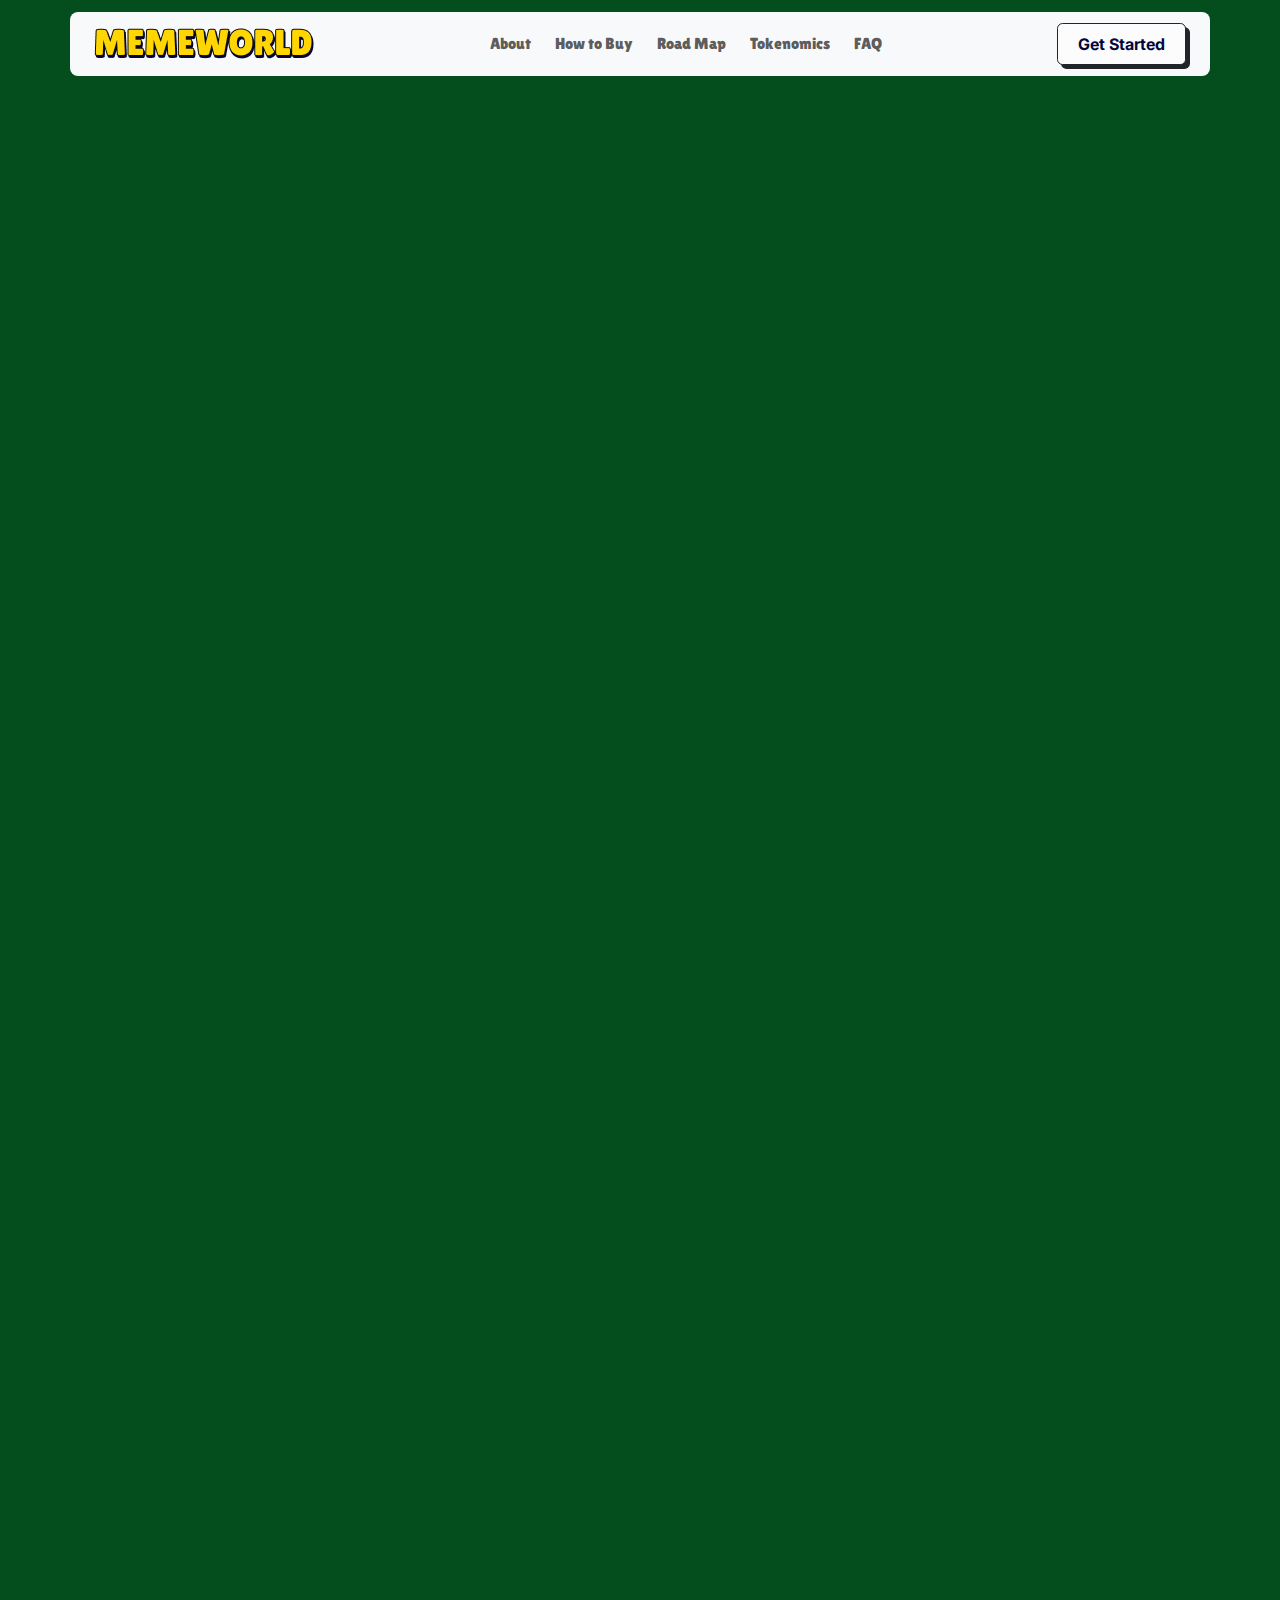
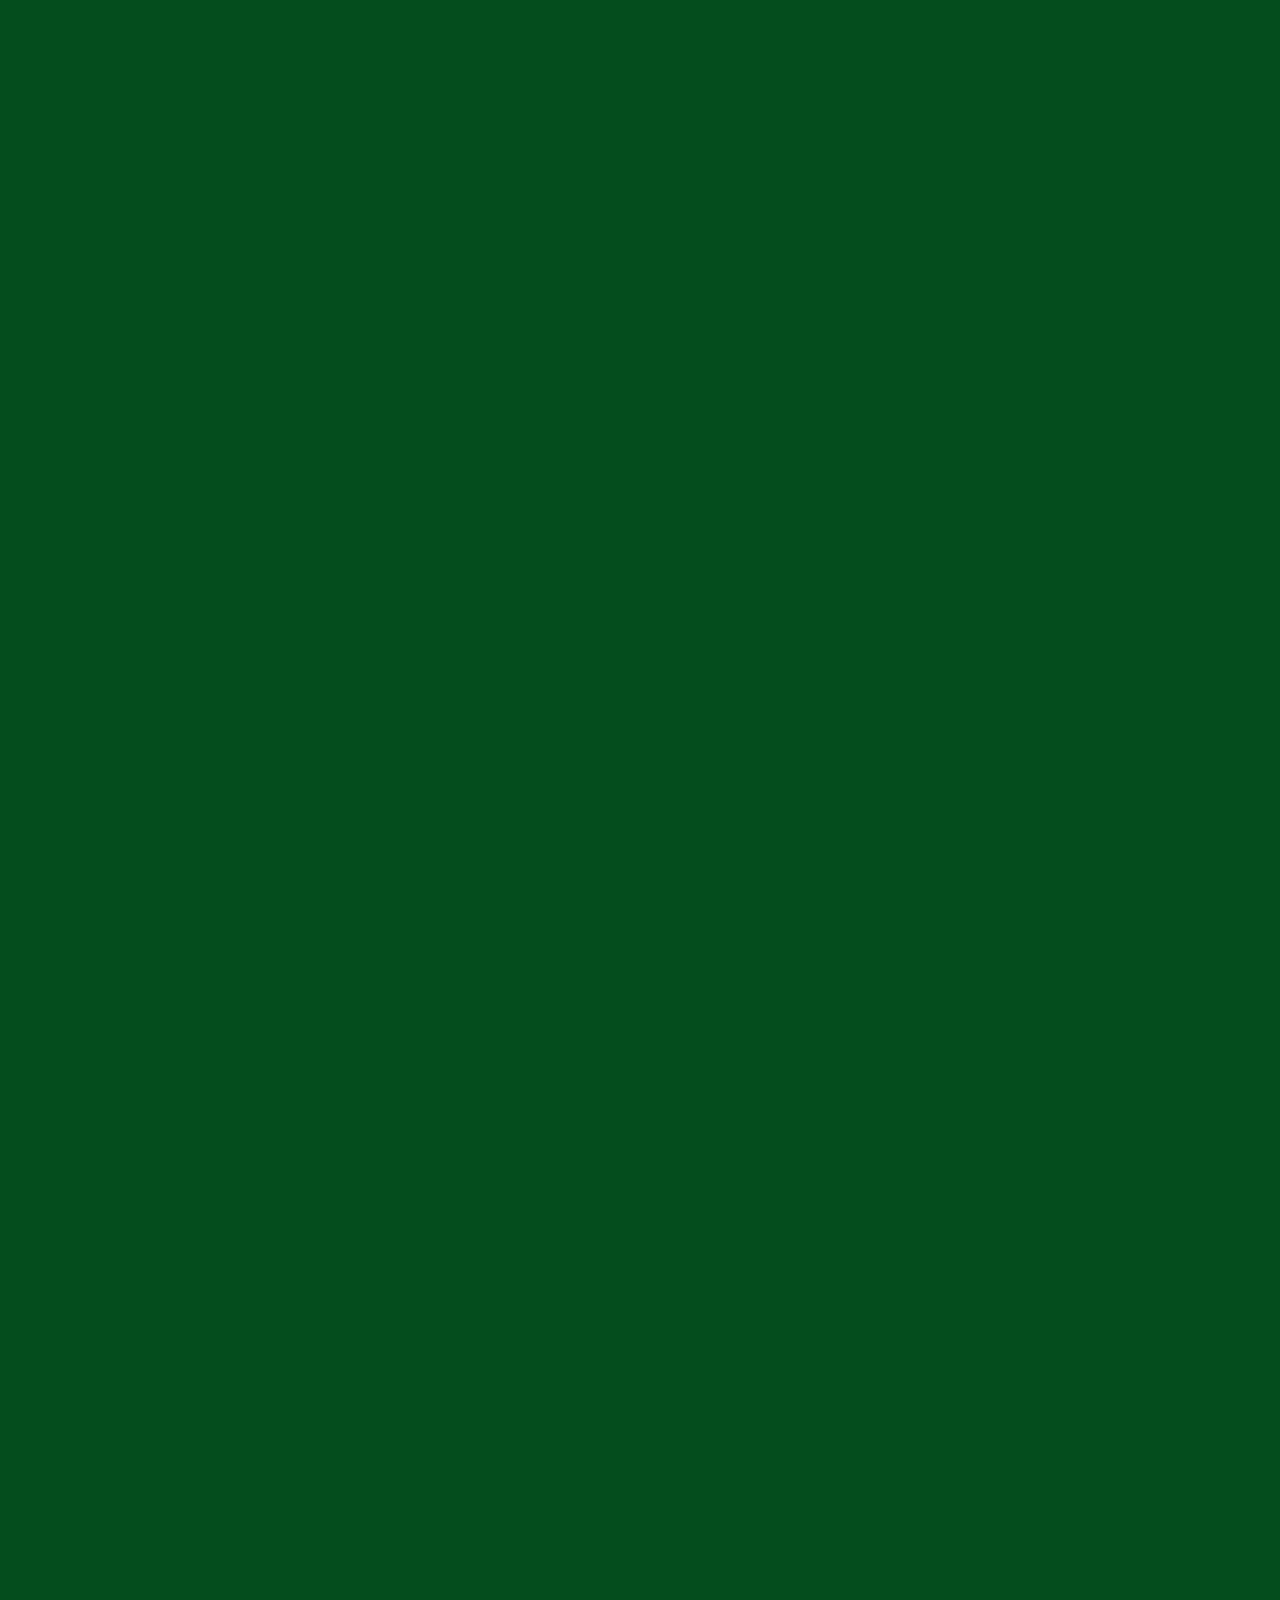
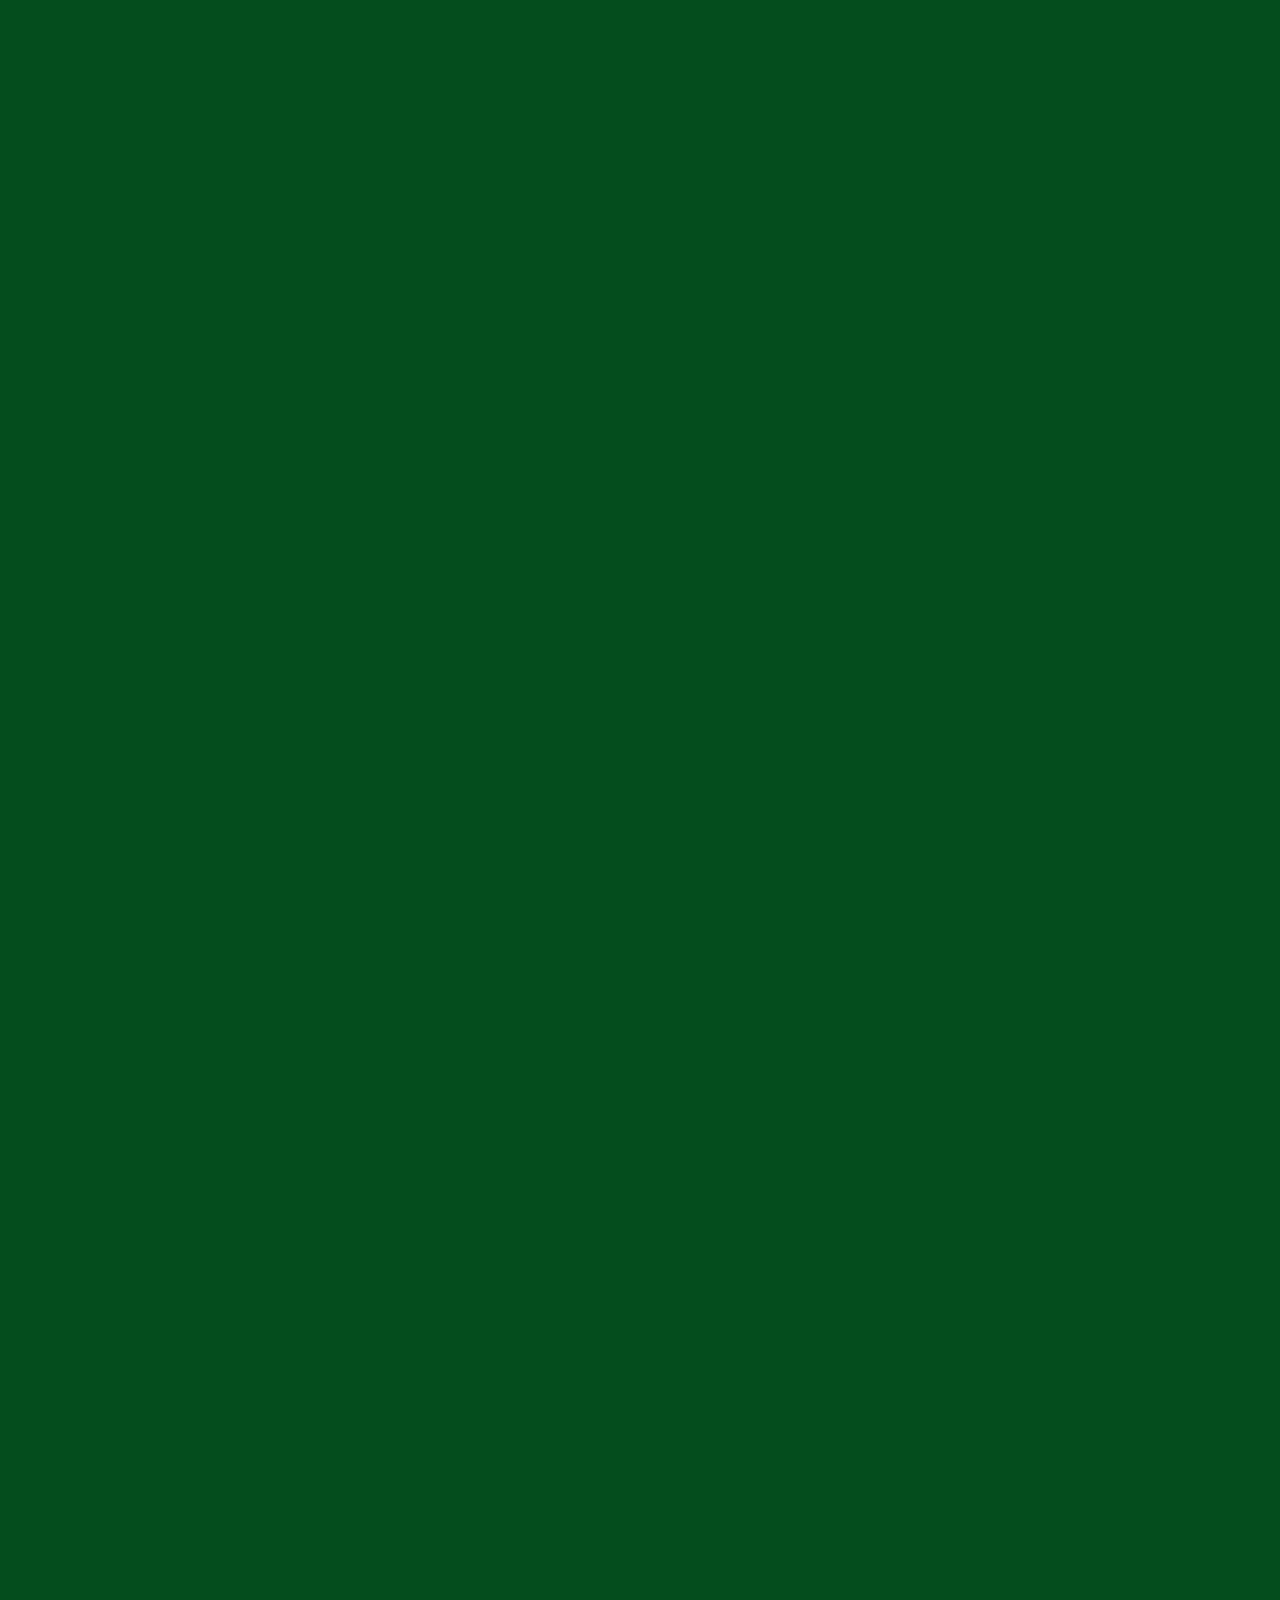
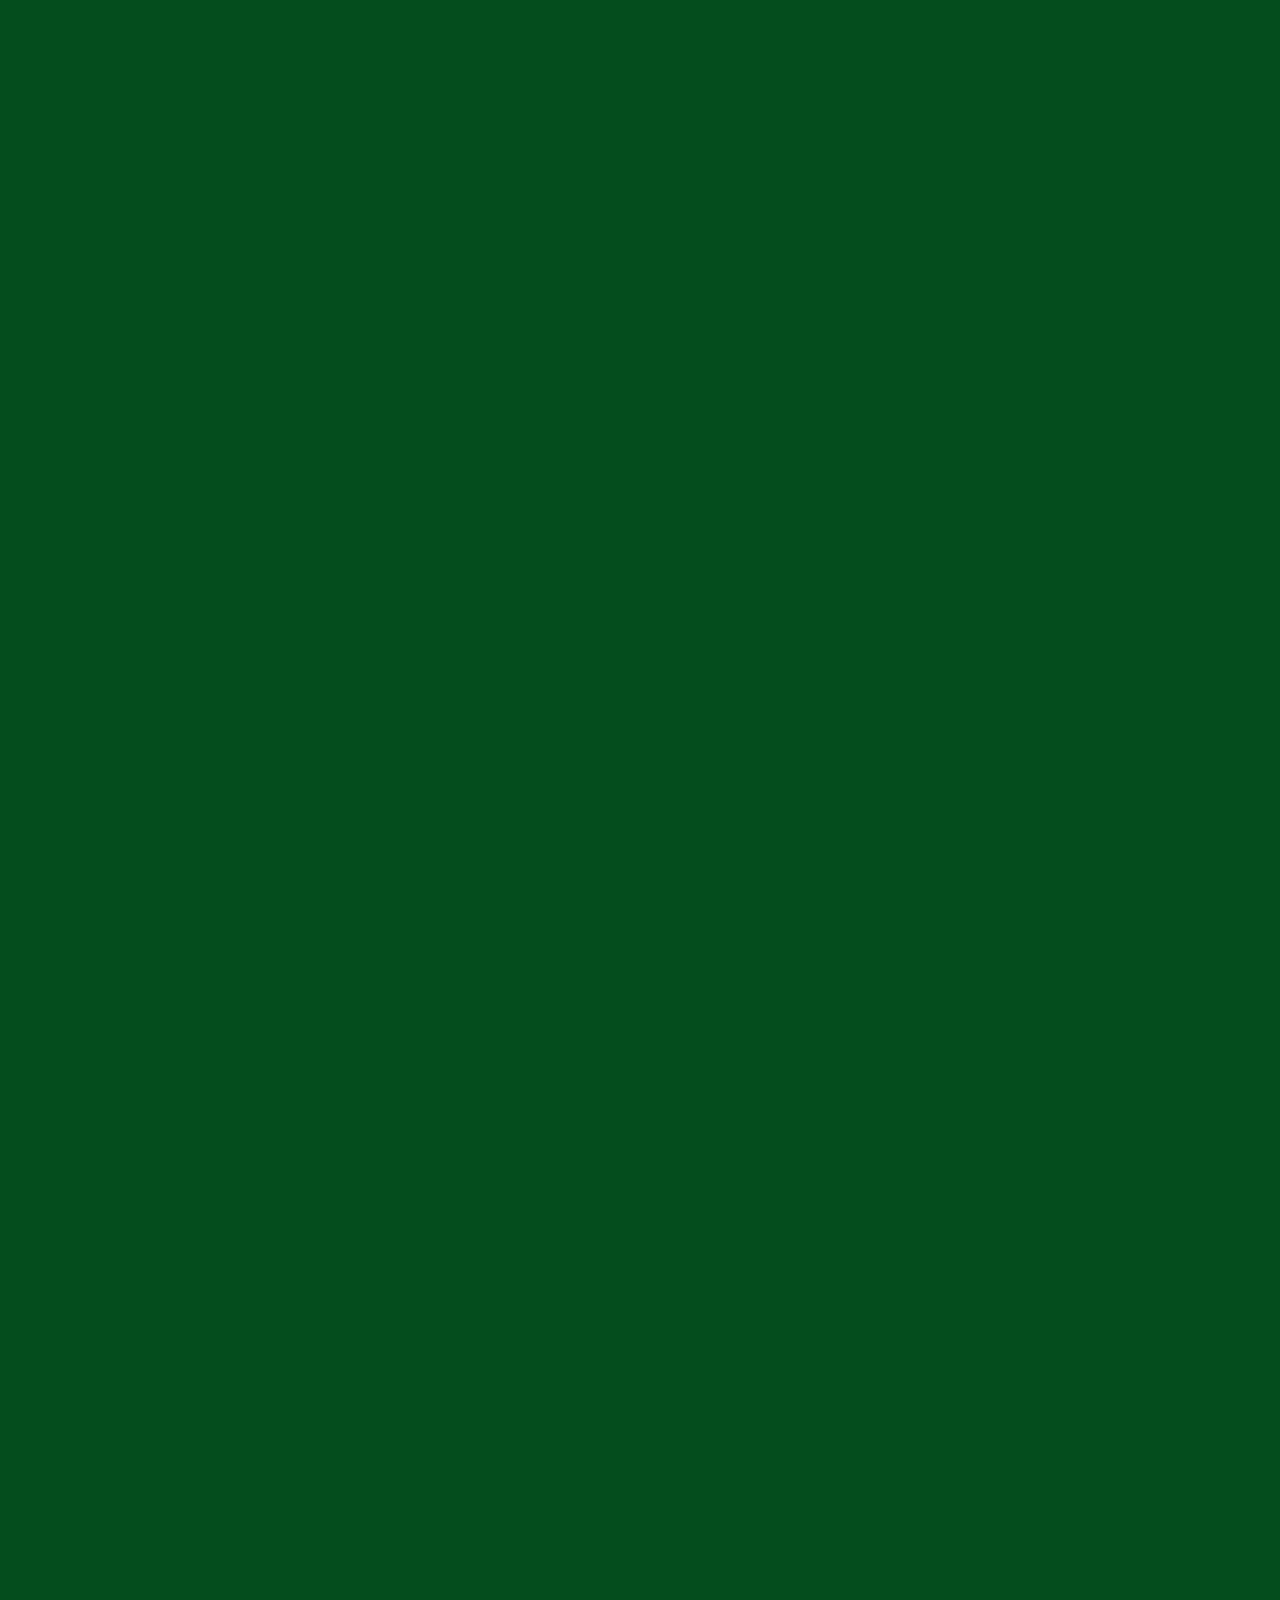
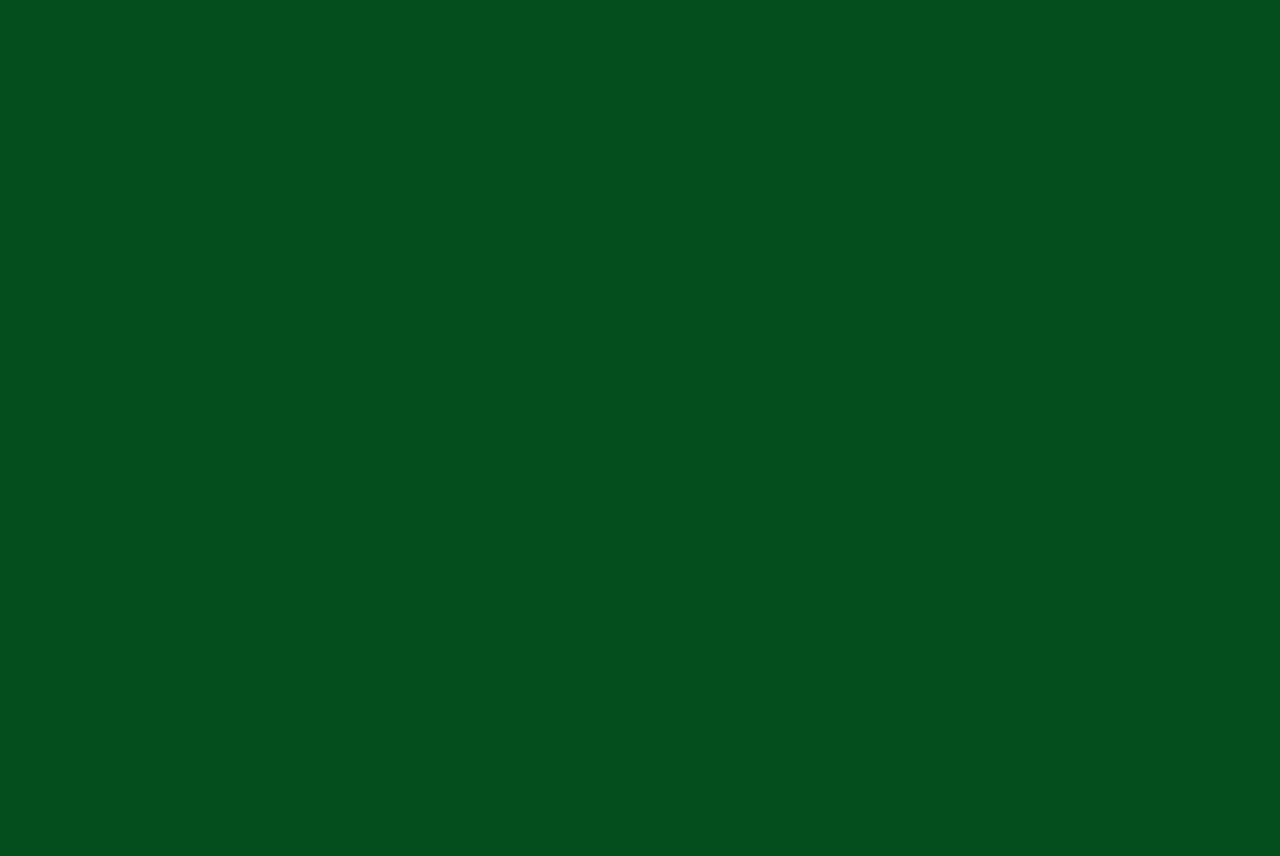
<file: index.html>
<!DOCTYPE html>
<html lang="en" data-bs-theme="light">
<head>
    <meta charset="utf-8">
    <meta name="viewport" content="width=device-width, initial-scale=1.0">
    <meta name="description" content="Memeworld: A feature-rich HTML template for memecoin, crypto, and ICO projects. Modern design, responsive layout, and ready for Crypto Project">
    <meta name="keywords" content="memecoin, crypto, ico, html template, themeforest, meme coin, cryptocurrency, blockchain, token, landing page, web3, nft, decentralized, finance, investment">
    <meta name="author" content="bplugins">
    <title>Memecoin</title>
    <link rel="icon" href="assets/img/favicon.png" type="image/png">
    <link rel="stylesheet" href="assets/css/bootstrap.css">
    <link rel="stylesheet" href="assets/css/bootstrap-icons.css">
    <link rel="stylesheet" href="assets/css/simplebar.css">
    <link rel="stylesheet" href="assets/css/swiper-bundle.css">
    <link rel="stylesheet" href="assets/css/ff-1.css">
    <link rel="stylesheet" href="assets/css/ff-2.css">
    <link rel="stylesheet" href="assets/css/style.css">
</head>

<body data-page="home" class="bg-success-emphasis overflow-x-hidden">
    <!-- Preloader -->
    <div class="preloader">
        <div class="pl">
            <div class="pl__coin">
                <div class="pl__coin-flare"></div>
                <div class="pl__coin-flare"></div>
                <div class="pl__coin-flare"></div>
                <div class="pl__coin-flare"></div>
                <div class="pl__coin-layers">
                    <div class="pl__coin-layer">
                        <div class="pl__coin-inscription"></div>
                    </div>
                    <div class="pl__coin-layer"></div>
                    <div class="pl__coin-layer"></div>
                    <div class="pl__coin-layer"></div>
                    <div class="pl__coin-layer">
                        <div class="pl__coin-inscription"></div>
                    </div>
                </div>
            </div>
            <div class="pl__shadow"></div>
        </div>
    </div>
    <!-- Preloader End -->
    <!-- Navbar  -->
    <header class="navbar navbar-expand-lg primary-header primary-header--light primary-header--boxed primary-header--fixed top-3 primary-header-crossed:top-0 primary-header-crossed:full-light">
        <div class="container align-items-lg-center">
            <!-- Logo -->
            <a class="logo" href="./">
                <img src="assets/img/logo-yellow.png" alt="image" class="logo__img logo__img--light">
            </a>
            <!-- Logo End-->
            <!-- Mobile Menu Toggler -->
            <button class="navbar-toggler border-0" type="button" data-bs-toggle="collapse" data-bs-target="#navbar0" aria-controls="navbar0" aria-expanded="false" aria-label="Toggle navigation">
                <iconify-icon icon="solar:hamburger-menu-line-duotone"></iconify-icon>
            </button>
            <!-- Mobile Menu Toggler End-->
            <!-- Menu -->
            <nav class="collapse navbar-collapse" id="navbar0">
                <ul class="navbar-nav flex-grow-1 justify-content-center mx-lg-4 mb-2 mb-lg-0">
                    <li class="nav-item">
                        <a class="nav-link" aria-current="page" href="#about-section"> About </a>
                    </li>
                    <li class="nav-item">
                        <a class="nav-link" aria-current="page" href="#how-to-buy-section"> How to Buy </a>
                    </li>
                    <li class="nav-item">
                        <a class="nav-link" aria-current="page" href="#road-map-section"> Road Map </a>
                    </li>
                    <li class="nav-item">
                        <a class="nav-link" aria-current="page" href="#tokenomics-section"> Tokenomics </a>
                    </li>
                    <li class="nav-item">
                        <a class="nav-link" aria-current="page" href="#faq-section"> FAQ </a>
                    </li>
                </ul>
                <div class="d-flex align-items-center gap-3 ms-lg-auto">
                    <a href="#" class="btn btn-light fw-bold text-heading "> Get Started </a>
                </div>
            </nav>
            <!-- Menu End -->
        </div>
    </header>
    <!-- Navbar End -->
    <div id="smooth-wrapper">
        <div id="smooth-content">
            <!-- Hero -->
            <div class="hero-3 overflow-hidden">
                <div class="container">
                    <div class="row g-4">
                        <div class="col-lg-6">
                            <span class="d-inline-block mb-4 text-secondary fs-24 text-stroke gsap-text-animation" data-delay="1" data-split-type="words">Tired of the dogs having all the fun? It’s time for the amphibious revolution. Memeworld is the ultimate ecosystem for SRISE-lovers and diamond-handed legends.</span>
                            <h1 class="hero-1__title mb-10 text-light text-stroke-md text-shadow-md gsap-text-animation" data-delay="1.25" data-split-type="words"> THE NEXT SRISE </h1>
                            <div class="d-flex align-items-center flex-wrap gap-4">
                                <a href="sign-in.html" class="btn btn-lg btn-secondary text-heading align-items-center rounded gsap-fade-in" data-delay="1.5" data-y="50">
                                    <iconify-icon icon="mingcute:binance-coin-bnb-fill"></iconify-icon>
                                    <span class="d-inline-block ff-1">DexTools</span>
                                </a>
                                <a href="sign-in.html" class="btn btn-lg btn-light text-heading align-items-center rounded gsap-fade-in" data-delay="1.75" data-y="50">
                                    <iconify-icon icon="mingcute:binance-coin-bnb-fill"></iconify-icon>
                                    <span class="d-inline-block ff-1">Buy Now</span>
                                </a>
                            </div>
                        </div>
                        <div class="col-lg-6">
                            <div class="token-card-2 bg-secondary rounded-5 p-4 px-sm-6 px-xl-8 px-xxl-12 pt-sm-12 pb-sm-30 gsap-fade-in" data-delay="2">
                                <h5 class="text-light text-stroke text-center overflow-hidden">
                                    <span class="d-inline-block position-relative text-splash text-splash--2x text-splash--dark"> PRESALE ENDING IN </span>
                                </h5>
                                <div class="bg-light border border-dark shadow-sharp rounded-4 p-4">
                                    <div class="countdown d-flex align-items-center justify-content-center gap-3 gap-sm-6 gap-lg-4 gap-xl-6 flex-wrap" data-date="2026-07-30">
                                        <div class="d-flex flex-column align-items-center">
                                            <span class="days counter-1__text text-heading lh-1/2"></span>
                                            <span class="d-block"> DAYS </span>
                                        </div>
                                        <span class="counter-1__text text-heading">:</span>
                                        <div class="d-flex flex-column align-items-center">
                                            <span class="hours counter-1__text text-heading lh-1/2"></span>
                                            <span class="d-block"> DAYS </span>
                                        </div>
                                        <span class="counter-1__text text-heading">:</span>
                                        <div class="d-flex flex-column align-items-center">
                                            <span class="minutes counter-1__text text-heading lh-1/2"></span>
                                            <span class="d-block"> DAYS </span>
                                        </div>
                                        <span class="counter-1__text text-heading">:</span>
                                        <div class="d-flex flex-column align-items-center">
                                            <span class="seconds counter-1__text text-heading lh-1/2"></span>
                                            <span class="d-block"> DAYS </span>
                                        </div>
                                    </div>
                                </div>
                                <span class="d-block text-center fs-18 text-heading my-6"> USDT RAISED : 111,909.84 / $1,307,601 </span>
                                <div class="d-flex align-items-center justify-content-between">
                                    <span class="d-block h6 m-0 text-light text-stroke text-shadow"> Token Sale </span>
                                    <span class="d-block h6 m-0 text-light text-stroke text-shadow"> 80% </span>
                                </div>
                                <div class="progress mt-3">
                                    <div class="progress-bar bg-danger" style="width: 80%"></div>
                                </div>
                                <h5 class="text-heading text-center overflow-hidden mt-8">
                                    <span class="d-inline-block position-relative text-splash text-splash--2x text-splash--dark"> 1 MEMECOIN = $0.003254895 </span>
                                </h5>
                                <ul class="list list-row gap-3 flex-wrap justify-content-center">
                                    <li>
                                        <a href="#" class="btn btn-sm btn-light text-heading align-items-center rounded">
                                            <iconify-icon icon="token:binance" class="fs-24"></iconify-icon>
                                            <span class="d-inline-block ff-1"> BINANCE </span>
                                        </a>
                                    </li>
                                    <li>
                                        <a href="#" class="btn btn-sm btn-light text-heading align-items-center rounded">
                                            <iconify-icon icon="token:kucoin" class="fs-24"></iconify-icon>
                                            <span class="d-inline-block ff-1"> KUCOIN </span>
                                        </a>
                                    </li>
                                    <li>
                                        <a href="#" class="btn btn-sm btn-light text-heading align-items-center rounded">
                                            <iconify-icon icon="simple-icons:builtbybit" class="fs-24"></iconify-icon>
                                            <span class="d-inline-block ff-1"> BYBIT </span>
                                        </a>
                                    </li>
                                    <li>
                                        <a href="#" class="btn btn-sm btn-light text-heading align-items-center rounded">
                                            <iconify-icon icon="token:bitcoin" class="fs-24"></iconify-icon>
                                            <span class="d-inline-block ff-1"> BINGX </span>
                                        </a>
                                    </li>
                                </ul>
                                <div class="my-6">
                                    <div class="row g-4 align-items-center">
                                        <div class="col-md-6">
                                            <span class="d-block text-heading fs-14 fw-bold ff-2 text-start"> PAY IN </span>
                                            <input type="text" class="form-control form-control-lg border border-dark rounded-3 shadow-sharp" value="0">
                                        </div>
                                        <div class="col-md-6">
                                            <span class="d-block text-heading fs-14 fw-bold ff-2 text-start"> RECEIVED IN </span>
                                            <input type="text" class="form-control form-control-lg border border-dark rounded-3 shadow-sharp" value="0">
                                        </div>
                                    </div>
                                </div>
                                <a href="#" class="btn btn-lg btn-danger align-items-center rounded w-100 justify-content-center text-light">
                                    <iconify-icon icon="mingcute:binance-coin-bnb-fill"></iconify-icon>
                                    <span class="d-inline-block ff-1"> Connect Wallet </span>
                                </a>
                            </div>
                        </div>
                    </div>
                </div>
                <img src="assets/img/hero-img-3.png" alt="image" class="img-fluid hero-3__img gsap-fade-in" data-delay="2.25" data-y="25" data-dureation="2">
                <img src="assets/img/shape/hero-bg-4.png" alt="image" class="img-fluid w-100 position-absolute start-0 bottom-0 z-n2 pointer-none gsap-fade-in" data-delay="3.5">
                <img src="assets/img/shape/hero-element-15.png" alt="image" class="img-fluid hero-3__element hero-3__element--1 gsap-fade-in" data-delay="3.75" data-y="25">
                <img src="assets/img/shape/hero-element-16.png" alt="image" class="img-fluid hero-3__element hero-3__element--2 gsap-fade-in" data-delay="4" data-y="25">
                <img src="assets/img/shape/hero-element-15.png" alt="image" class="img-fluid hero-3__element hero-3__element--3 gsap-fade-in" data-delay="4.25" data-y="25">
                <img src="assets/img/shape/hero-element-16.png" alt="image" class="img-fluid hero-3__element hero-3__element--4 gsap-fade-in" data-delay="4.5" data-y="25">
            </div>
            <!-- Hero End -->
            <!-- Ticker -->
            <div class="py-4 bg-secondary border-top border-bottom border-2x border-dark gsap-fade-in" data-scroll-trigger="true">
                <div class="container-fluid p-0">
                    <div class="row g-0">
                        <div class="col-12">
                            <div class="scroller-x" data-speed="slow" data-direction="left">
                                <ul class="list list-row align-items-center gap-4 scroller-x__list">
                                    <li>
                                        <img src="assets/img/icon-coin-3.png" alt="image" class="img-fluid">
                                    </li>
                                    <li>
                                        <h4 class="mb-0 text-dark">CREATIVE MEME WEBSITE</h4>
                                    </li>
                                    <li>
                                        <img src="assets/img/icon-coin-3.png" alt="image" class="img-fluid">
                                    </li>
                                    <li>
                                        <h4 class="mb-0 text-primary text-stroke text-shadow"> LATEST MEMES AND TRENDS </h4>
                                    </li>
                                    <li>
                                        <img src="assets/img/icon-coin-3.png" alt="image" class="img-fluid">
                                    </li>
                                    <li>
                                        <h4 class="mb-0 text-dark">CREATIVE MEME WEBSITE</h4>
                                    </li>
                                    <li>
                                        <img src="assets/img/icon-coin-3.png" alt="image" class="img-fluid">
                                    </li>
                                    <li>
                                        <h4 class="mb-0 text-primary text-stroke text-shadow"> LATEST MEMES AND TRENDS </h4>
                                    </li>
                                    <li>
                                        <img src="assets/img/icon-coin-3.png" alt="image" class="img-fluid">
                                    </li>
                                    <li>
                                        <h4 class="mb-0 text-dark">CREATIVE MEME WEBSITE</h4>
                                    </li>
                                    <li>
                                        <img src="assets/img/icon-coin-3.png" alt="image" class="img-fluid">
                                    </li>
                                    <li>
                                        <h4 class="mb-0 text-primary text-stroke text-shadow"> LATEST MEMES AND TRENDS </h4>
                                    </li>
                                </ul>
                            </div>
                        </div>
                    </div>
                </div>
            </div>
            <!-- Ticker End -->
            <!-- About -->
            <div id="about-section" class="about-section-1 section-space-y">
                <div class="container">
                    <div class="row g-4 align-items-center">
                        <div class="col-lg-4 d-none d-lg-block">
                            <img src="assets/img/about-img-3.png" alt="image" class="img-fluid gsap-fade-in" data-scroll-trigger="true" data-y="15">
                        </div>
                        <div class="col-lg-8">
                            <div class="rounded-5 bg-success p-4 p-sm-8 p-md-18 py-xl-30 gsap-fade-in" data-scroll-trigger="true" data-start="80%" data-y="25">
                                <h2 class="text-light text-stroke text-shadow"> WHAT IS MEMECOIN </h2>
                                <p class="mb-8 fs-18">Below is *100% UNIVERSAL, CHAIN-AGNOSTIC, FUTURE-PROOF CONTENT* you can copy-paste into *any meme coin website* — it will work for *every upcoming meme token* without rewriting.</p>
								
								<p>This is a decentralized, community-driven meme token created for participation, engagement, and on-chain culture.</p>
                                <div class="d-flex justify-content-between align-items-center flex-wrap gap-4">
                                    <a href="sign-in.html" class="btn btn-lg btn-secondary text-heading align-items-center rounded">
                                        <iconify-icon icon="ic:twotone-thumb-up-off-alt"></iconify-icon>
                                        <span class="d-inline-block ff-1">Buy Token</span>
                                    </a>
                                    <ul class="list list-row align-items-center flex-wrap gap-4">
                                        <li>
                                            <a href="#" class="btn btn-icon btn-light rounded-circle">
                                                <iconify-icon icon="ri:facebook-fill"></iconify-icon>
                                            </a>
                                        </li>
                                        <li>
                                            <a href="#" class="btn btn-icon btn-light rounded-circle">
                                                <iconify-icon icon="prime:twitter"></iconify-icon>
                                            </a>
                                        </li>
                                        <li>
                                            <a href="#" class="btn btn-icon btn-light rounded-circle">
                                                <iconify-icon icon="uil:instagram"></iconify-icon>
                                            </a>
                                        </li>
                                        <li>
                                            <a href="#" class="btn btn-icon btn-light rounded-circle">
                                                <iconify-icon icon="ri:linkedin-fill"></iconify-icon>
                                            </a>
                                        </li>
                                    </ul>
                                </div>
                                <div class="d-flex align-items-center p-3 rounded bg-light border border-1x border-dark shadow-sharp mt-8">
                                    <input type="text" id="walletAddress" class="form-control border-0 text-dark" value="B7xavrAozTa1msQxu8YAcvPftf76x1fJYyLrYdTnbrah">
                                    <button type="button" id="copyBtn" class="btn btn-icon btn-secondary">
                                        <iconify-icon icon="iconamoon:copy-light"></iconify-icon>
                                    </button>
                                </div>
                            </div>
                        </div>
                    </div>
                </div>
                <img src="assets/img/shape/about-img-1.png" alt="image" class="img-fluid w-100 position-absolute start-0 bottom-0 pointer-none">
            </div>
            <!-- About End -->
            <!-- How To Buy Section -->
            <div id="how-to-buy-section" class="how-to-buy-section-2 section-space-y">
                <div class="section-space-md-bottom">
                    <div class="container">
                        <div class="row">
                            <div class="col-12">
                                <h2 class="mb-0 text-center text-light text-stroke-md text-shadow-md fs-6vw gsap-text-animation" data-scroll-trigger="true" data-split-type="words"> HOW TO BUY </h2>
                            </div>
                        </div>
                    </div>
                </div>
                <div class="container">
                    <div class="row g-4 align-items-center">
                        <div class="col-lg-8">
                            <div class="row g-4">
                                <div class="col-md-6 gsap-fade-in" data-scroll-trigger="true" data-y="25">
                                    <div class="token-card-3">
                                        <h5>Create a Wallet:</h5>
                                        <p class="mb-0 fs-18 text-heading">Download MetaMask or Trust Wallet from the app store or as a browser extension.</p>
                                    </div>
                                </div>
                                <div class="col-md-6 gsap-fade-in" data-scroll-trigger="true" data-y="25" data-delay="0.25">
                                    <div class="token-card-3">
                                        <h5>Get Some ETH:</h5>
                                        <p class="mb-0 fs-18 text-heading">Purchase Ethereum (ETH) directly in your wallet or transfer it from an exchange.</p>
                                    </div>
                                </div>
                                <div class="col-md-6 gsap-fade-in" data-scroll-trigger="true" data-y="25">
                                    <div class="token-card-3">
                                        <h5>Go to Uniswap:</h5>
                                        <p class="mb-0 fs-18 text-heading">Connect your wallet to Uniswap and paste the official $MEMEWORLD contract address.</p>
                                    </div>
                                </div>
                                <div class="col-md-6 gsap-fade-in" data-scroll-trigger="true" data-y="25" data-delay="0.25">
                                    <div class="token-card-3">
                                        <h5>Swap for $MEMEWORLD:</h5>
                                        <p class="mb-0 fs-18 text-heading">Switch ETH for $MEMEWORLD. We recommend 0% slippage, but adjust if the pond is splashy!</p>
                                    </div>
                                </div>
                            </div>
                        </div>
                        <div class="col-lg-4 d-none d-lg-block">
                            <img src="assets/img/how-to-buy-img-3.png" alt="image" class="img-fluid gsap-fade-in" data-scroll-trigger="true" data-y="25">
                        </div>
                    </div>
                </div>
            </div>
            <!-- How To Buy Section End -->
            <!-- Road Map  -->
            <div id="road-map-section" class="road-map-section-3 section-space-top position-relative z-1">
                <div class="section-space-md-bottom">
                    <div class="container">
                        <div class="row">
                            <div class="col-12">
                                <h2 class="mb-0 text-center text-light text-stroke-md text-shadow-md fs-6vw gsap-text-animation" data-scroll-trigger="true" data-split-type="words"> ROAD MAP </h2>
                            </div>
                        </div>
                    </div>
                </div>
                <div class="container-fluid container-fhd">
                    <div class="row g-4">
                        <div class="col-md-6 col-lg-4 col-xl-3 gsap-fade-in" data-scroll-trigger="true" data-y="25">
                            <div class="token-card-3 h-100">
                                <span class="d-block mb-4 fs-18 text-danger text-stroke text-shadow"> PHASE #01 </span>
                                <h5>Let’s Start, Mates!</h5>
                                <ul class="list gap-4">
                                    <li class="d-flex gap-3">
                                        <span class="w-6 h-6 d-flex justify-content-center align-items-center rounded-circle border border-dark shadow-sharp-xs bg-light text-dark flex-shrink-0">
                                            <iconify-icon icon="ri:check-fill"></iconify-icon>
                                        </span>
                                        <span class="d-block fs-18 text-dark">Website & Social Media Launch</span>
                                    </li>
                                    <li class="d-flex gap-3">
                                        <span class="w-6 h-6 d-flex justify-content-center align-items-center rounded-circle border border-dark shadow-sharp-xs bg-light text-dark flex-shrink-0">
                                            <iconify-icon icon="ri:check-fill"></iconify-icon>
                                        </span>
                                        <span class="d-block fs-18 text-dark">Community Building</span>
                                    </li>
                                    <li class="d-flex gap-3">
                                        <span class="w-6 h-6 d-flex justify-content-center align-items-center rounded-circle border border-dark shadow-sharp-xs bg-light text-dark flex-shrink-0">
                                            <iconify-icon icon="ri:check-fill"></iconify-icon>
                                        </span>
                                        <span class="d-block fs-18 text-dark">Smart Contract Audit </span>
                                    </li>
									<li class="d-flex gap-3">
                                        <span class="w-6 h-6 d-flex justify-content-center align-items-center rounded-circle border border-dark shadow-sharp-xs bg-light text-dark flex-shrink-0">
                                            <iconify-icon icon="ri:check-fill"></iconify-icon>
                                        </span>
                                        <span class="d-block fs-18 text-dark">Presale & Initial Marketing</span>
                                    </li>
                                </ul>
                            </div>
                        </div>
                        <div class="col-md-6 col-lg-4 col-xl-3 gsap-fade-in" data-scroll-trigger="true" data-y="25" data-delay="0.25">
                            <div class="token-card-3 h-100">
                                <span class="d-block mb-4 fs-18 text-secondary text-stroke text-shadow"> PHASE #02 </span>
                                <h5>Touch Down Memecoin</h5>
                                <ul class="list gap-4">
                                    <li class="d-flex gap-3">
                                        <span class="w-6 h-6 d-flex justify-content-center align-items-center rounded-circle border border-dark shadow-sharp-xs bg-light text-dark flex-shrink-0">
                                            <iconify-icon icon="ri:check-fill"></iconify-icon>
                                        </span>
                                        <span class="d-block fs-18 text-dark">Official Token Launch</span>
                                    </li>
                                    <li class="d-flex gap-3">
                                        <span class="w-6 h-6 d-flex justify-content-center align-items-center rounded-circle border border-dark shadow-sharp-xs bg-light text-dark flex-shrink-0">
                                            <iconify-icon icon="ri:check-fill"></iconify-icon>
                                        </span>
                                        <span class="d-block fs-18 text-dark">CoinGecko & CMC Listing</span>
                                    </li>
                                    <li class="d-flex gap-3">
                                        <span class="w-6 h-6 d-flex justify-content-center align-items-center rounded-circle border border-dark shadow-sharp-xs bg-light text-dark flex-shrink-0">
                                            <iconify-icon icon="ri:check-fill"></iconify-icon>
                                        </span>
                                        <span class="d-block fs-18 text-dark">Influencer Partnerships </span>
                                    </li>
									<li class="d-flex gap-3">
                                        <span class="w-6 h-6 d-flex justify-content-center align-items-center rounded-circle border border-dark shadow-sharp-xs bg-light text-dark flex-shrink-0">
                                            <iconify-icon icon="ri:check-fill"></iconify-icon>
                                        </span>
                                        <span class="d-block fs-18 text-dark">1,000+ Unique Holders</span>
                                    </li>
                                </ul>
                            </div>
                        </div>
                        <div class="col-md-6 col-lg-4 col-xl-3 gsap-fade-in" data-scroll-trigger="true" data-y="25" data-delay="0.5">
                            <div class="token-card-3 h-100">
                                <span class="d-block mb-4 fs-18 text-info text-stroke text-shadow"> PHASE #03 </span>
                                <h5>Growth to the Moon</h5>
                                <ul class="list gap-4">
                                    <li class="d-flex gap-3">
                                        <span class="w-6 h-6 d-flex justify-content-center align-items-center rounded-circle border border-dark shadow-sharp-xs bg-light text-dark flex-shrink-0">
                                            <iconify-icon icon="ri:check-fill"></iconify-icon>
                                        </span>
                                        <span class="d-block fs-18 text-dark">CEX Listings</span>
                                    </li>
                                    <li class="d-flex gap-3">
                                        <span class="w-6 h-6 d-flex justify-content-center align-items-center rounded-circle border border-dark shadow-sharp-xs bg-light text-dark flex-shrink-0">
                                            <iconify-icon icon="ri:check-fill"></iconify-icon>
                                        </span>
                                        <span class="d-block fs-18 text-dark">Global Marketing Blitz</span>
                                    </li>
                                    <li class="d-flex gap-3">
                                        <span class="w-6 h-6 d-flex justify-content-center align-items-center rounded-circle border border-dark shadow-sharp-xs bg-light text-dark flex-shrink-0">
                                            <iconify-icon icon="ri:check-fill"></iconify-icon>
                                        </span>
                                        <span class="d-block fs-18 text-dark">Meme Contests </span>
                                    </li>
									<li class="d-flex gap-3">
                                        <span class="w-6 h-6 d-flex justify-content-center align-items-center rounded-circle border border-dark shadow-sharp-xs bg-light text-dark flex-shrink-0">
                                            <iconify-icon icon="ri:check-fill"></iconify-icon>
                                        </span>
                                        <span class="d-block fs-18 text-dark">5,000+ Holders</span>
                                    </li>
                                </ul>
                            </div>
                        </div>
                        <div class="col-md-6 col-lg-4 col-xl-3 gsap-fade-in" data-scroll-trigger="true" data-y="25" data-delay="0.75">
                            <div class="token-card-3 h-100">
                                <span class="d-block mb-4 fs-18 text-danger text-stroke text-shadow"> PHASE #04 </span>
                                <h5>Memecoin Whitepaper</h5>
                                <ul class="list gap-4">
                                    <li class="d-flex gap-3">
                                        <span class="w-6 h-6 d-flex justify-content-center align-items-center rounded-circle border border-dark shadow-sharp-xs bg-light text-dark flex-shrink-0">
                                            <iconify-icon icon="ri:check-fill"></iconify-icon>
                                        </span>
                                        <span class="d-block fs-18 text-dark">Whitepaper 2.0</span>
                                    </li>
                                    <li class="d-flex gap-3">
                                        <span class="w-6 h-6 d-flex justify-content-center align-items-center rounded-circle border border-dark shadow-sharp-xs bg-light text-dark flex-shrink-0">
                                            <iconify-icon icon="ri:check-fill"></iconify-icon>
                                        </span>
                                        <span class="d-block fs-18 text-dark">Governance Launch</span>
                                    </li>
                                    <li class="d-flex gap-3">
                                        <span class="w-6 h-6 d-flex justify-content-center align-items-center rounded-circle border border-dark shadow-sharp-xs bg-light text-dark flex-shrink-0">
                                            <iconify-icon icon="ri:check-fill"></iconify-icon>
                                        </span>
                                        <span class="d-block fs-18 text-dark">NFT Collection </span>
                                    </li>
									<li class="d-flex gap-3">
                                        <span class="w-6 h-6 d-flex justify-content-center align-items-center rounded-circle border border-dark shadow-sharp-xs bg-light text-dark flex-shrink-0">
                                            <iconify-icon icon="ri:check-fill"></iconify-icon>
                                        </span>
                                        <span class="d-block fs-18 text-dark">Tier-1 Exchange Listing</span>
                                    </li>
                                </ul>
                            </div>
                        </div>
                    </div>
                </div>
                <div class="section-space-md-top overflow-hidden">
                    <div class="container">
                        <div class="row">
                            <div class="col-12">
                                <div class="text-center">
                                    <img src="assets/img/road-map-img-2.png" alt="image" class="img-fluid gsap-fade-in" data-scroll-trigger="true" data-x="-15" data-start="75%">
                                </div>
                            </div>
                        </div>
                    </div>
                </div>
                <img src="assets/img/shape/road-map-element-9.png" alt="image" class="img-fluid w-100 position-absolute start-0 bottom-0 z-n1">
            </div>
            <!-- Road Map  End -->
            <!-- Cross Ticker  -->
            <div class="section-space-sm-y position-relative w-100 text-center overflow-hidden">
                <div class="ticker-2 py-4 bg-secondary border-top border-bottom border-2x border-dark">
                    <div class="container-fluid p-0">
                        <div class="row g-0">
                            <div class="col-12">
                                <div class="scroller-x" data-speed="slow" data-direction="right">
                                    <ul class="list list-row align-items-center gap-4 scroller-x__list">
                                        <li>
                                            <img src="assets/img/icon-coin-3.png" alt="image" class="img-fluid">
                                        </li>
                                        <li>
                                            <h4 class="mb-0 text-dark"> CREATIVE MEME WEBSITE </h4>
                                        </li>
                                        <li>
                                            <img src="assets/img/icon-coin-3.png" alt="image" class="img-fluid">
                                        </li>
                                        <li>
                                            <h4 class="mb-0 text-primary text-stroke text-shadow"> LATEST MEMES AND TRENDS </h4>
                                        </li>
                                        <li>
                                            <img src="assets/img/icon-coin-3.png" alt="image" class="img-fluid">
                                        </li>
                                        <li>
                                            <h4 class="mb-0 text-dark"> CREATIVE MEME WEBSITE </h4>
                                        </li>
                                        <li>
                                            <img src="assets/img/icon-coin-3.png" alt="image" class="img-fluid">
                                        </li>
                                        <li>
                                            <h4 class="mb-0 text-primary text-stroke text-shadow"> LATEST MEMES AND TRENDS </h4>
                                        </li>
                                        <li>
                                            <img src="assets/img/icon-coin-3.png" alt="image" class="img-fluid">
                                        </li>
                                        <li>
                                            <h4 class="mb-0 text-dark"> CREATIVE MEME WEBSITE </h4>
                                        </li>
                                        <li>
                                            <img src="assets/img/icon-coin-3.png" alt="image" class="img-fluid">
                                        </li>
                                        <li>
                                            <h4 class="mb-0 text-primary text-stroke text-shadow"> LATEST MEMES AND TRENDS </h4>
                                        </li>
                                    </ul>
                                </div>
                            </div>
                        </div>
                    </div>
                </div>
                <div class="ticker-3 py-4 bg-danger border-top border-bottom border-2x border-dark z-n2">
                    <div class="container-fluid p-0">
                        <div class="row g-0">
                            <div class="col-12">
                                <div class="scroller-x" data-speed="slow" data-direction="left">
                                    <ul class="list list-row align-items-center gap-4 scroller-x__list">
                                        <li>
                                            <img src="assets/img/icon-coin-4.png" alt="image" class="img-fluid">
                                        </li>
                                        <li>
                                            <h4 class="mb-0 text-light"> CREATIVE MEME WEBSITE </h4>
                                        </li>
                                        <li>
                                            <img src="assets/img/icon-coin-4.png" alt="image" class="img-fluid">
                                        </li>
                                        <li>
                                            <h4 class="mb-0 text-light"> LATEST MEMES AND TRENDS </h4>
                                        </li>
                                        <li>
                                            <img src="assets/img/icon-coin-4.png" alt="image" class="img-fluid">
                                        </li>
                                        <li>
                                            <h4 class="mb-0 text-light"> CREATIVE MEME WEBSITE </h4>
                                        </li>
                                        <li>
                                            <img src="assets/img/icon-coin-4.png" alt="image" class="img-fluid">
                                        </li>
                                        <li>
                                            <h4 class="mb-0 text-light"> LATEST MEMES AND TRENDS </h4>
                                        </li>
                                        <li>
                                            <img src="assets/img/icon-coin-4.png" alt="image" class="img-fluid">
                                        </li>
                                        <li>
                                            <h4 class="mb-0 text-light"> CREATIVE MEME WEBSITE </h4>
                                        </li>
                                        <li>
                                            <img src="assets/img/icon-coin-4.png" alt="image" class="img-fluid">
                                        </li>
                                        <li>
                                            <h4 class="mb-0 text-light"> LATEST MEMES AND TRENDS </h4>
                                        </li>
                                    </ul>
                                </div>
                            </div>
                        </div>
                    </div>
                </div>
            </div>
            <!-- Cross Ticker End -->
            <!-- Tokenomics -->
            <div id="tokenomics-section" class="tokenomics-section-1 section-space-y">
                <div class="section-space-md-bottom">
                    <div class="container">
                        <div class="row">
                            <div class="col-12">
                                <h2 class="mb-0 text-center text-light text-stroke-md text-shadow-md fs-6vw gsap-text-animation" data-scroll-trigger="true"> TOKENOMICS </h2>
                            </div>
                        </div>
                    </div>
                </div>
                <div class="container">
                    <div class="row g-4">
                        <div class="col-lg-8 col-xl-6 ms-lg-auto">
                            <div class="row g-4">
                                <div class="col-md-6 gsap-fade-in" data-scroll-trigger="true" data-y="25">
                                    <div class="token-card-3 h-100 text-center">
                                        <h2 class="text-secondary text-stroke">05%</h2>
                                        <span class="d-block h6 m-0 text-heading"> SUPPLY BURNT </span>
                                    </div>
                                </div>
                                <div class="col-md-6 gsap-fade-in" data-scroll-trigger="true" data-y="25" data-delay="0.25">
                                    <div class="token-card-3 h-100 text-center">
                                        <h2 class="text-danger text-stroke">10B</h2>
                                        <span class="d-block h6 m-0 text-heading"> TOKEN SUPPLY </span>
                                    </div>
                                </div>
                                <div class="col-md-6 gsap-fade-in" data-scroll-trigger="true" data-y="25">
                                    <div class="token-card-3 h-100 text-center">
                                        <h2 class="text-primary text-stroke">0%</h2>
                                        <span class="d-block h6 m-0 text-heading"> TAXES </span>
                                    </div>
                                </div>
                                <div class="col-md-6 gsap-fade-in" data-scroll-trigger="true" data-y="25" data-delay="0.25">
                                    <div class="token-card-3 h-100 text-center">
                                        <h2 class="text-success text-stroke">10%</h2>
                                        <span class="d-block h6 m-0 text-heading"> DEX </span>
                                    </div>
                                </div>
                                <div class="col-12 gsap-fade-in" data-scroll-trigger="true" data-y="25">
                                    <div class="d-flex align-items-center p-3 rounded bg-light border border-1x border-dark shadow-sharp">
                                        <input type="text" class="form-control border-0 text-dark" value="B7xavrAozTa1msQxu8YAcvPftf76x1fJYyLrYdTnbrah">
                                        <button type="button" class="btn btn-icon btn-secondary">
                                            <iconify-icon icon="iconamoon:copy-light"></iconify-icon>
                                        </button>
                                    </div>
                                </div>
                            </div>
                        </div>
                    </div>
                </div>
                <img src="assets/img/tokenomics-img-4.png" alt="image" class="img-fluid tokenomics-section-1__img tokenomics-section-1__img--1 gsap-fade-in" data-scroll-trigger="true" data-delay="0.5">
                <img src="assets/img/shape/tokenomics-element-1.png" alt="image" class="img-fluid tokenomics-section-1__img tokenomics-section-1__img--2 gsap-fade-in" data-scroll-trigger="true" data-delay="0.5">
                <img src="assets/img/shape/about-element-3.png" alt="image" class="img-fluid tokenomics-section-1__img tokenomics-section-1__img--3 gsap-fade-in" data-scroll-trigger="true" data-delay="0.5">
                <img src="assets/img/shape/hero-element-6.png" alt="image" class="img-fluid tokenomics-section-1__img tokenomics-section-1__img--4 gsap-fade-in" data-scroll-trigger="true" data-delay="0.5">
            </div>
            <!-- Tokenomics End -->
            <!-- Ticker -->
            <div class="ticker-1 py-4 bg-danger border-top border-bottom border-2x border-dark">
                <div class="container-fluid p-0">
                    <div class="row g-0">
                        <div class="col-12">
                            <div class="scroller-x" data-speed="slow" data-direction="right">
                                <ul class="list list-row align-items-center gap-4 scroller-x__list">
                                    <li>
                                        <img src="assets/img/icon-coin-3.png" alt="image" class="img-fluid">
                                    </li>
                                    <li>
                                        <h4 class="mb-0 text-light text-stroke text-shadow"> CREATIVE MEME WEBSITE </h4>
                                    </li>
                                    <li>
                                        <img src="assets/img/icon-coin-3.png" alt="image" class="img-fluid">
                                    </li>
                                    <li>
                                        <h4 class="mb-0 text-light text-stroke text-shadow"> LATEST MEMES AND TRENDS </h4>
                                    </li>
                                    <li>
                                        <img src="assets/img/icon-coin-3.png" alt="image" class="img-fluid">
                                    </li>
                                    <li>
                                        <h4 class="mb-0 text-light text-stroke text-shadow"> CREATIVE MEME WEBSITE </h4>
                                    </li>
                                    <li>
                                        <img src="assets/img/icon-coin-3.png" alt="image" class="img-fluid">
                                    </li>
                                    <li>
                                        <h4 class="mb-0 text-light text-stroke text-shadow"> LATEST MEMES AND TRENDS </h4>
                                    </li>
                                    <li>
                                        <img src="assets/img/icon-coin-3.png" alt="image" class="img-fluid">
                                    </li>
                                    <li>
                                        <h4 class="mb-0 text-light text-stroke text-shadow"> CREATIVE MEME WEBSITE </h4>
                                    </li>
                                    <li>
                                        <img src="assets/img/icon-coin-3.png" alt="image" class="img-fluid">
                                    </li>
                                    <li>
                                        <h4 class="mb-0 text-light text-stroke text-shadow"> LATEST MEMES AND TRENDS </h4>
                                    </li>
                                </ul>
                            </div>
                        </div>
                    </div>
                </div>
            </div>
            <!-- Ticker End -->
            <!-- FAQ -->
            <div id="faq-section" class="faq-section-2 section-space-y">
                <div class="section-space-md-bottom">
                    <div class="container">
                        <div class="row">
                            <div class="col-12">
                                <h2 class="mb-0 text-center text-light text-stroke-md text-shadow-md fs-6vw gsap-text-animation" data-scroll-trigger="true"> FAQ </h2>
                            </div>
                        </div>
                    </div>
                </div>
                <div class="section-space-bottom">
                    <div class="container">
                        <div class="row g-4">
                            <div class="col-lg-6">
                                <div class="accordion accordion-connected accordion-separate" id="faqOne">
                                    <div class="accordion-item shadow-sharp-md">
                                        <h2 class="accordion-header">
                                            <button class="accordion-button collapsed" type="button" data-bs-toggle="collapse" data-bs-target="#faqOneA" aria-expanded="true" aria-controls="faqOneA">
                                                <span class="accordion-button__title"> What is Memeworld?</span>
                                            </button>
                                        </h2>
                                        <div id="faqOneA" class="accordion-collapse collapse" data-bs-parent="#faqOne">
                                            <div class="accordion-body">Memeworld is a community-driven cryptocurrency inspired by internet culture and the "Next SRISE" movement. Unlike traditional finance, we focus on community engagement, humor, and digital culture.</div>
                                        </div>
                                    </div>
                                    <div class="accordion-item shadow-sharp-md">
                                        <h2 class="accordion-header">
                                            <button class="accordion-button collapsed" type="button" data-bs-toggle="collapse" data-bs-target="#faqOneB" aria-expanded="false" aria-controls="faqOneB">
                                                <span class="accordion-button__title">How do I buy $MEMEWORLD?</span>
                                            </button>
                                        </h2>
                                        <div id="faqOneB" class="accordion-collapse collapse" data-bs-parent="#faqOne">
                                            <div class="accordion-body">You can purchase $MEMEWORLD by connecting a compatible Web3 wallet (like MetaMask or Trust Wallet) to a decentralized exchange (DEX) such as Uniswap. Ensure you have ETH in your wallet to swap for the tokens.</div>
                                        </div>
                                    </div>
                                    <div class="accordion-item shadow-sharp-md">
                                        <h2 class="accordion-header">
                                            <button class="accordion-button collapsed" type="button" data-bs-toggle="collapse" data-bs-target="#faqOneC" aria-expanded="false" aria-controls="faqOneC">
                                                <span class="accordion-button__title">Is the liquidity locked?</span>
                                            </button>
                                        </h2>
                                        <div id="faqOneC" class="accordion-collapse collapse" data-bs-parent="#faqOne">
                                            <div class="accordion-body">Yes. To build long-term trust and prevent "rug pulls," our liquidity is locked. This signals our commitment to the project’s growth and the safety of our holders.</div>
                                        </div>
                                    </div>
                                    <div class="accordion-item shadow-sharp-md">
                                        <h2 class="accordion-header">
                                            <button class="accordion-button collapsed" type="button" data-bs-toggle="collapse" data-bs-target="#faqOneD" aria-expanded="false" aria-controls="faqOneD">
                                                <span class="accordion-button__title">Do I need an account to use the platform? </span>
                                            </button>
                                        </h2>
                                        <div id="faqOneD" class="accordion-collapse collapse" data-bs-parent="#faqOne">
                                            <div class="accordion-body">No traditional account is required. You simply connect your decentralized wallet to interact with our ecosystem and manage your tokens.</div>
                                        </div>
                                    </div>
                                </div>
                            </div>
                            <div class="col-lg-6">
                                <div class="accordion accordion-connected accordion-separate" id="faqTwo">
                                    <div class="accordion-item shadow-sharp-md">
                                        <h2 class="accordion-header">
                                            <button class="accordion-button collapsed" type="button" data-bs-toggle="collapse" data-bs-target="#faqTwoA" aria-expanded="true" aria-controls="faqTwoA">
                                                <span class="accordion-button__title">How can I earn rewards?</span>
                                            </button>
                                        </h2>
                                        <div id="faqTwoA" class="accordion-collapse collapse" data-bs-parent="#faqTwo">
                                            <div class="accordion-body">Holders can earn rewards through community participation, contests, and future staking initiatives. Active members who help promote the "SRISE revolution" on social media are often eligible for airdrops and giveaways.</div>
                                        </div>
                                    </div>
                                    <div class="accordion-item shadow-sharp-md">
                                        <h2 class="accordion-header">
                                            <button class="accordion-button collapsed" type="button" data-bs-toggle="collapse" data-bs-target="#faqTwoB" aria-expanded="false" aria-controls="faqTwoB">
                                                <span class="accordion-button__title">Is the liquidity locked?</span>
                                            </button>
                                        </h2>
                                        <div id="faqTwoB" class="accordion-collapse collapse" data-bs-parent="#faqTwo">
                                            <div class="accordion-body">Yes, to ensure maximum safety for our "SRISE Army," the initial liquidity is locked or burned. This prevents "rug pulls" and demonstrates our long-term commitment to the project.</div>
                                        </div>
                                    </div>
                                    <div class="accordion-item shadow-sharp-md">
                                        <h2 class="accordion-header">
                                            <button class="accordion-button collapsed" type="button" data-bs-toggle="collapse" data-bs-target="#faqTwoC" aria-expanded="false" aria-controls="faqTwoC">
                                                <span class="accordion-button__title">What is the total supply?</span>
                                            </button>
                                        </h2>
                                        <div id="faqTwoC" class="accordion-collapse collapse" data-bs-parent="#faqTwo">
                                            <div class="accordion-body">The total supply is capped to ensure scarcity. Please refer to our live dashboard for the exact circulating supply and current burn metrics.</div>
                                        </div>
                                    </div>
                                    <div class="accordion-item shadow-sharp-md">
                                        <h2 class="accordion-header">
                                            <button class="accordion-button collapsed" type="button" data-bs-toggle="collapse" data-bs-target="#faqTwoD" aria-expanded="false" aria-controls="faqTwoD">
                                                <span class="accordion-button__title">Are there any transaction taxes? </span>
                                            </button>
                                        </h2>
                                        <div id="faqTwoD" class="accordion-collapse collapse" data-bs-parent="#faqTwo">
                                            <div class="accordion-body">Memeworld operates with a 0% tax policy on buys and sells, allowing the community to trade freely without losing value to hidden fees./div>
                                        </div>
                                    </div>
                                </div>
                            </div>
                        </div>
                    </div>
                </div>
            </div>
            <!-- FAQ End -->
            <!-- CTA Section  -->
            <div class="position-relative z-1">
                <div class="container">
                    <div class="row">
                        <div class="col-12">
                            <div class="cta-2 section-space-y bg-success rounded-5 px-6 px-md-12 px-lg-18 position-relative z-1 overflow-hidden gsap-fade-in" data-scroll-trigger="true">
                                <div class="row">
                                    <div class="col-md-7 col-lg-6">
                                        <h2 class="h1 mb-8 text-light text-stroke text-shadow gsap-text-animation" data-scroll-trigger="true" data-split-type="words"> JOIN OUR COMMUNITY </h2>
                                        <ul class="list list-row align-items-center flex-wrap gap-4">
                                            <li class="gsap-fade-in" data-scroll-trigger="true" data-y="25">
                                                <a href="#" class="btn btn-icon btn-light rounded-circle">
                                                    <iconify-icon icon="ri:facebook-fill"></iconify-icon>
                                                </a>
                                            </li>
                                            <li class="gsap-fade-in" data-scroll-trigger="true" data-y="25" data-delay="0.25">
                                                <a href="#" class="btn btn-icon btn-light rounded-circle">
                                                    <iconify-icon icon="prime:twitter"></iconify-icon>
                                                </a>
                                            </li>
                                            <li class="gsap-fade-in" data-scroll-trigger="true" data-y="25" data-delay="0.5">
                                                <a href="#" class="btn btn-icon btn-light rounded-circle">
                                                    <iconify-icon icon="uil:instagram"></iconify-icon>
                                                </a>
                                            </li>
                                            <li class="gsap-fade-in" data-scroll-trigger="true" data-y="25" data-delay="0.75">
                                                <a href="#" class="btn btn-icon btn-light rounded-circle">
                                                    <iconify-icon icon="ri:linkedin-fill"></iconify-icon>
                                                </a>
                                            </li>
                                        </ul>
                                    </div>
                                </div>
                                <img src="assets/img/cta-img-1.png" alt="image" class="img-fluid d-none d-md-block position-absolute end-0 bottom-0 z-n1 pointer-none gsap-fade-in" data-scroll-trigger="true" data-y="25">
                                <img src="assets/img/shape/hero-element-6.png" alt="image" class="img-fluid d-none d-lg-block position-absolute top-10 start-50 translate-middle-x z-n1 pointer-none gsap-fade-in" data-scroll-trigger="true" data-delay="0.5">
                            </div>
                        </div>
                    </div>
                </div>
                <div class="section-space-md-top section-space-xsm-bottom">
                    <div class="container">
                        <div class="row g-4">
                            <div class="col-xl-8">
                                <div class="row g-4">
                                    <div class="col-md-5 gsap-fade-in" data-scroll-trigger="true">
                                        <a class="logo d-inline-block mb-4" href="index.html">
                                            <img src="assets/img/logo-red.png" alt="image" class="logo__img logo__img--light">
                                        </a>
                                        <p class="mb-6 text-light"> Trading cryptocurrencies is highly speculative, carries a high level of risk </p>
                                        <ul class="list list-row align-items-center flex-wrap gap-4">
                                            <li>
                                                <a href="#" class="btn btn-icon btn-light rounded-circle">
                                                    <iconify-icon icon="ri:facebook-fill"></iconify-icon>
                                                </a>
                                            </li>
                                            <li>
                                                <a href="#" class="btn btn-icon btn-light rounded-circle">
                                                    <iconify-icon icon="prime:twitter"></iconify-icon>
                                                </a>
                                            </li>
                                            <li>
                                                <a href="#" class="btn btn-icon btn-light rounded-circle">
                                                    <iconify-icon icon="uil:instagram"></iconify-icon>
                                                </a>
                                            </li>
                                            <li>
                                                <a href="#" class="btn btn-icon btn-light rounded-circle">
                                                    <iconify-icon icon="ri:linkedin-fill"></iconify-icon>
                                                </a>
                                            </li>
                                        </ul>
                                    </div>
                                    <div class="col-md-4 gsap-fade-in" data-scroll-trigger="true" data-delay="0.25">
                                        <h5 class="text-light">QUICK LINKS</h5>
                                        <ul class="list gap-2">
                                            <li>
                                                <a href="index.html" class="link d-inline-block text-light hover:text-danger"> HOME </a>
                                            </li>
                                            <li>
                                                <a href="about.html" class="link d-inline-block text-light hover:text-danger"> About </a>
                                            </li>
                                            <li>
                                                <a href="blog.html" class="link d-inline-block text-light hover:text-danger"> Blog </a>
                                            </li>
                                            <li>
                                                <a href="contact.html" class="link d-inline-block text-light hover:text-danger"> CONTACT </a>
                                            </li>
                                        </ul>
                                    </div>
                                    <div class="col-md-3 gsap-fade-in" data-scroll-trigger="true" data-delay="0.5">
                                        <h5 class="text-light">CONTACT</h5>
                                        <ul class="list gap-2">
                                            <li>
                                                <div class="d-flex align-items-center gap-2">
                                                    <iconify-icon icon="akar-icons:location" class="text-light flex-shrink-0 fs-24"></iconify-icon>
                                                    <p class="mb-0 text-light"> 2972 Westheimer Rd. USA </p>
                                                </div>
                                            </li>
                                            <li>
                                                <div class="d-flex align-items-center gap-2">
                                                    <iconify-icon icon="mynaui:telephone-call" class="text-light flex-shrink-0 fs-24"></iconify-icon>
                                                    <p class="mb-0 text-light"> +91-000-000-0000</p>
                                                </div>
                                            </li>
                                            <li>
                                                <div class="d-flex align-items-center gap-2">
                                                    <iconify-icon icon="basil:envelope-outline" class="text-light flex-shrink-0 fs-24"></iconify-icon>
                                                    <p class="mb-0 text-light"> info@example.com </p>
                                                </div>
                                            </li>
                                        </ul>
                                    </div>
                                </div>
                            </div>
                            <div class="col-xl-4 gsap-fade-in" data-scroll-trigger="true" data-delay="0.75">
                                <div class="p-8 rounded-4 bg-secondary">
                                    <h5 class="text-heading">DON'T MISS MEMEWORLD NEWS</h5>
                                    <div class="d-flex align-items-center p-2 rounded bg-light border border-1x border-dark shadow-sharp max-text-14">
                                        <input type="text" class="form-control form-control-sm border-0 text-dark fs-18" placeholder="ENTER YOUR EMAIL">
                                        <button type="button" class="btn btn-sm btn-danger text-stroke ff-1"> SUBSCRIBE </button>
                                    </div>
                                </div>
                            </div>
                        </div>
                        <hr class="my-6 border-top border-2x border-light" />
                        <div class="row g-4 justify-content-center align-items-center">
                            <div class="col-lg-5">
                                <p class="mb-0 fs-18 text-light text-center text-lg-start gsap-fade-in" data-scroll-trigger="true"> &copy; Memeworld 2025. All rights reserved </p>
                            </div>
                            <div class="col-lg-7">
                                <ul class="list list-row gap-4 flex-wrap justify-content-center justify-content-lg-end">
                                    <li class="gsap-fade-in" data-scroll-trigger="true">
                                        <a href="privacy-policy.html" class="link fs-18 text-light hover:text-primary"> Privacy Policy </a>
                                    </li>
                                    <li class="gsap-fade-in" data-scroll-trigger="true" data-delay="0.25">
                                        <a href="terms.html" class="link fs-18 text-light hover:text-primary"> Terms of Use </a>
                                    </li>
                                </ul>
                            </div>
                        </div>
                    </div>
                </div>
                <img src="assets/img/shape/hero-bg-4.png" alt="image" class="img-fluid w-100 position-absolute start-0 bottom-0 z-n1 pointer-none">
            </div>
            <!-- CTA Section End -->
        </div>
    </div>
    <!-- Scripts -->
    <script src="assets/js/bootstrap.bundle.js"></script>
    <script src="assets/js/iconify.js"></script>
    <script src="assets/js/simplebar.js"></script>
    <script src="assets/js/gsap.min.js"></script>
    <script src="assets/js/ScrollSmoother.min.js"></script>
    <script src="assets/js/ScrollTrigger.min.js"></script>
    <script src="assets/js/ScrollToPlugin.min.js"></script>
    <script src="assets/js/SplitText.min.js"></script>
    <script src="assets/js/Flip.min.js"></script>
    <script src="assets/js/app.js"></script>
</body>
</html>
</file>
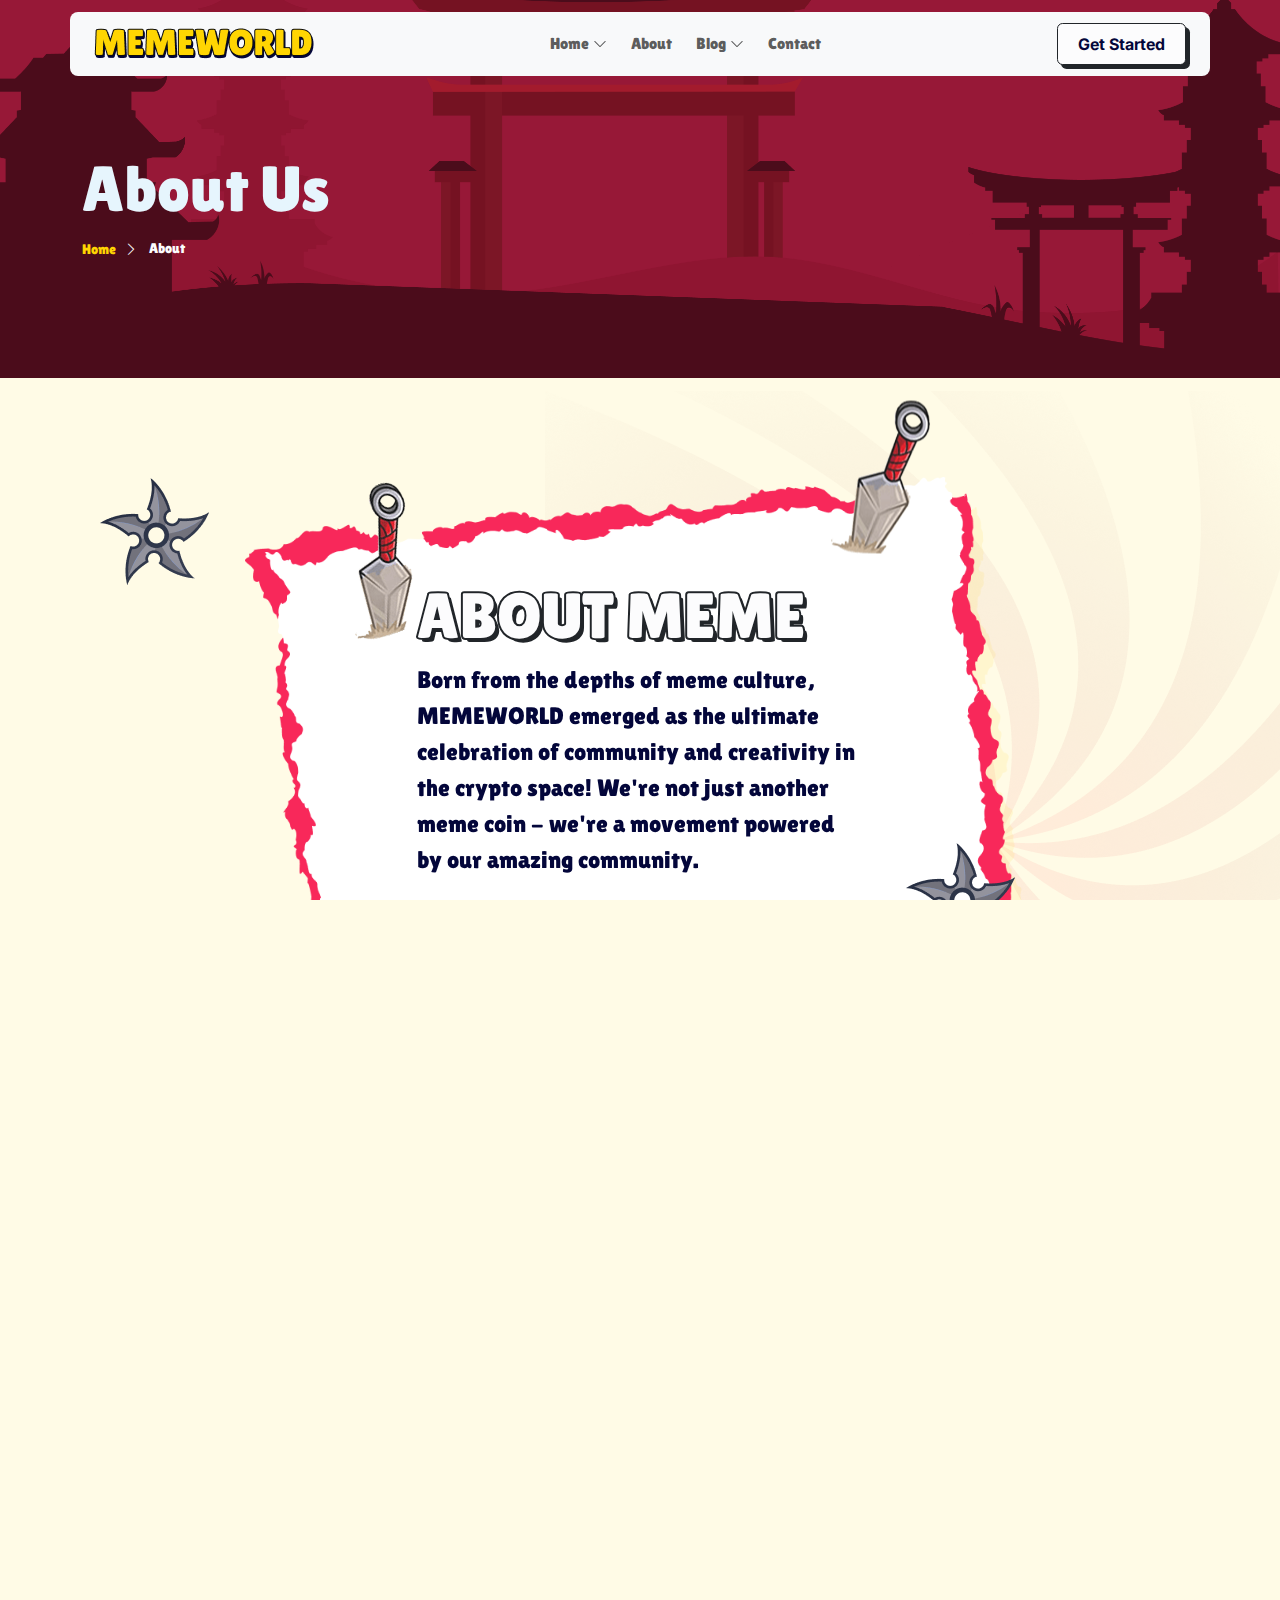
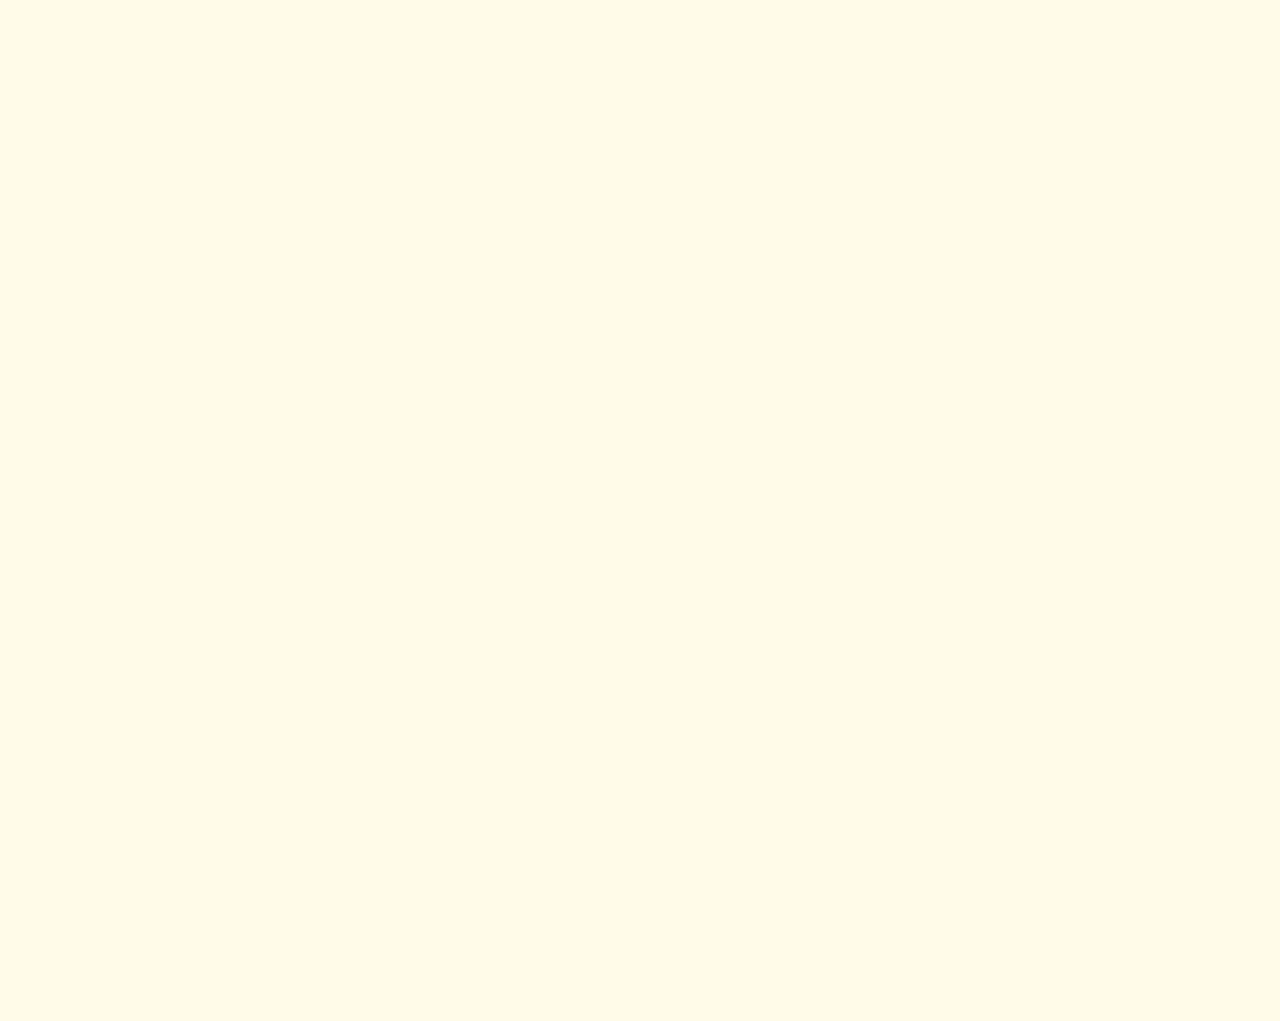
<file: about.html>
<!DOCTYPE html>
<html lang="en" data-bs-theme="light">


<!-- Mirrored from memeworld.pixellyo.com/html/about.html by HTTrack Website Copier/3.x [XR&CO'2014], Thu, 01 Jan 2026 13:12:14 GMT -->
<head>
    <meta charset="utf-8">
    <meta name="viewport" content="width=device-width, initial-scale=1.0">
    <meta name="description" content="Memeworld: A feature-rich HTML template for memecoin, crypto, and ICO projects. Modern design, responsive layout, and ready for Crypto Project">
    <meta name="keywords" content="memecoin, crypto, ico, html template, themeforest, meme coin, cryptocurrency, blockchain, token, landing page, web3, nft, decentralized, finance, investment">
    <meta name="author" content="bplugins">
    <title>Memeworld</title>
    <link rel="icon" href="assets/img/favicon.png" type="image/png">
    <link rel="stylesheet" href="assets/css/bootstrap.css">
    <link rel="stylesheet" href="assets/css/bootstrap-icons.css">
    <link rel="stylesheet" href="assets/css/simplebar.css">
    <link rel="stylesheet" href="assets/css/swiper-bundle.css">
    <link rel="stylesheet" href="assets/css/ff-1.css">
    <link rel="stylesheet" href="assets/css/ff-2.css">
    <link rel="stylesheet" href="assets/css/style.css">
</head>

<body class="bg-secondary-subtle overflow-x-hidden">
    <!-- Preloader -->
    <div class="preloader">
        <div class="pl">
            <div class="pl__coin">
                <div class="pl__coin-flare"></div>
                <div class="pl__coin-flare"></div>
                <div class="pl__coin-flare"></div>
                <div class="pl__coin-flare"></div>
                <div class="pl__coin-layers">
                    <div class="pl__coin-layer">
                        <div class="pl__coin-inscription"></div>
                    </div>
                    <div class="pl__coin-layer"></div>
                    <div class="pl__coin-layer"></div>
                    <div class="pl__coin-layer"></div>
                    <div class="pl__coin-layer">
                        <div class="pl__coin-inscription"></div>
                    </div>
                </div>
            </div>
            <div class="pl__shadow"></div>
        </div>
    </div>
    <!-- Preloader End -->
    <!-- Navbar  -->
    <header class="navbar navbar-expand-lg primary-header primary-header--light primary-header--boxed primary-header--fixed top-3 primary-header-crossed:top-0 primary-header-crossed:full-light">
        <div class="container align-items-lg-center">
            <!-- Logo -->
            <a class="logo" href="index.html">
                <img src="assets/img/logo-yellow.png" alt="image" class="logo__img logo__img--light">
            </a>
            <!-- Logo End-->
            <!-- Mobile Menu Toggler -->
            <button class="navbar-toggler border-0" type="button" data-bs-toggle="collapse" data-bs-target="#navbar0" aria-controls="navbar0" aria-expanded="false" aria-label="Toggle navigation">
                <iconify-icon icon="solar:hamburger-menu-line-duotone"></iconify-icon>
            </button>
            <!-- Mobile Menu Toggler End-->
            <!-- Menu -->
            <nav class="collapse navbar-collapse" id="navbar0">
                <ul class="navbar-nav flex-grow-1 justify-content-center mx-lg-4 mb-2 mb-lg-0">
                    <li class="nav-item has-sub-menu navigation-1">
                        <a class="nav-link" aria-current="page" href="#">Home</a>
                        <ul class="navigation-1__menu">
                            <li class="navigation-1__menu-list">
                                <a href="index.html" class="link navigation-1__menu-link"> Home 1 </a>
                            </li>
                            <li class="navigation-1__menu-list">
                                <a href="home-2.html" class="link navigation-1__menu-link"> Home 2 </a>
                            </li>
                            <li class="navigation-1__menu-list">
                                <a href="home-3.html" class="link navigation-1__menu-link"> Home 3 </a>
                            </li>
                        </ul>
                    </li>
                    <li class="nav-item">
                        <a class="nav-link" aria-current="page" href="about.html"> About </a>
                    </li>
                    <li class="nav-item has-sub-menu navigation-1">
                        <a class="nav-link" aria-current="page" href="#">Blog</a>
                        <ul class="navigation-1__menu">
                            <li class="navigation-1__menu-list">
                                <a href="blog.html" class="link navigation-1__menu-link"> Blog </a>
                            </li>
                            <li class="navigation-1__menu-list">
                                <a href="blog-details.html" class="link navigation-1__menu-link"> Blog Details </a>
                            </li>
                        </ul>
                    </li>
                    <li class="nav-item">
                        <a class="nav-link" aria-current="page" href="contact.html"> Contact </a>
                    </li>
                </ul>
                <div class="d-flex align-items-center gap-3 ms-lg-auto">
                    <a href="sign-in.html" class="btn btn-light fw-bold text-heading "> Get Started </a>
                </div>
            </nav>
            <!-- Menu End -->
        </div>
    </header>
    <!-- Navbar End -->
    <div id="smooth-wrapper">
        <div id="smooth-content">
            <!-- Banner -->
            <div class="banner bg-danger-emphasis">
                <div class="container">
                    <div class="row">
                        <div class="col-12">
                            <h2 class="h1 text-primary-subtle"> About Us </h2>
                            <nav>
                                <ol class="breadcrumb breadcrumb-modifier">
                                    <li class="breadcrumb-item">
                                        <a href="#" class="link fs-14 text-secondary"> Home </a>
                                    </li>
                                    <li class="breadcrumb-item active fs-14"> About </li>
                                </ol>
                            </nav>
                        </div>
                    </div>
                </div>
                <img src="assets/img/shape/hero-bg-2.png" alt="image" class="img-fluid w-100 position-absolute start-0 bottom-0 z-n1 pointer-none opacity-50">
            </div>
            <!-- Banner End -->
            <!-- About Us -->
            <div class="section-space-y position-relative z-1">
                <div class="container">
                    <div class="row justify-content-center">
                        <div class="col-lg-9">
                            <div class="about-card-1 section-space-y">
                                <h2 class="h1 text-light text-stroke text-shadow">ABOUT MEME</h2>
                                <p class="mb-8 fs-24 text-heading"> Born from the depths of meme culture, MEMEWORLD emerged as the ultimate celebration of community and creativity in the crypto space! We're not just another meme coin - we're a movement powered by our amazing community. </p>
                                <div class="d-flex align-items-center flex-wrap gap-6">
                                    <a href="sign-in.html" class="btn btn-secondary text-heading align-items-center rounded">
                                        <iconify-icon icon="ic:twotone-thumb-up-off-alt"></iconify-icon>
                                        <span class="d-inline-block ff-1">Buy Token</span>
                                    </a>
                                    <ul class="list list-row align-items-center flex-wrap gap-4">
                                        <li>
                                            <a href="#" class="btn btn-icon btn-light rounded-circle">
                                                <iconify-icon icon="ri:facebook-fill"></iconify-icon>
                                            </a>
                                        </li>
                                        <li>
                                            <a href="#" class="btn btn-icon btn-light rounded-circle">
                                                <iconify-icon icon="prime:twitter"></iconify-icon>
                                            </a>
                                        </li>
                                        <li>
                                            <a href="#" class="btn btn-icon btn-light rounded-circle">
                                                <iconify-icon icon="uil:instagram"></iconify-icon>
                                            </a>
                                        </li>
                                        <li>
                                            <a href="#" class="btn btn-icon btn-light rounded-circle">
                                                <iconify-icon icon="ri:linkedin-fill"></iconify-icon>
                                            </a>
                                        </li>
                                    </ul>
                                </div>
                                <img src="assets/img/shape/about-card-element-1.png" alt="image" class="img-fluid about-card-1__element about-card-1__element--1">
                                <img src="assets/img/shape/about-card-element-2.png" alt="image" class="img-fluid about-card-1__element about-card-1__element--2">
                                <img src="assets/img/shape/hero-element-14.png" alt="image" class="img-fluid d-none d-lg-block position-absolute end-10 bottom-25">
                            </div>
                        </div>
                    </div>
                </div>
                <img src="assets/img/shape/about-img-3.png" alt="image" class="img-fluid d-none d-md-block position-absolute top-0 end-0 z-n2 pointer-none">
                <img src="assets/img/shape/hero-element-14.png" alt="image" class="img-fluid d-none d-lg-block position-absolute start-25 top-25 z-n1 pointer-none">
            </div>
            <!-- About Us End -->
            <!-- Ticker -->
            <div class="py-4 bg-secondary border-top border-bottom border-2x border-dark">
                <div class="container-fluid p-0">
                    <div class="row g-0">
                        <div class="col-12">
                            <div class="scroller-x" data-speed="slow" data-direction="left">
                                <ul class="list list-row align-items-center gap-4 scroller-x__list">
                                    <li>
                                        <img src="assets/img/icon-coin-3.png" alt="image" class="img-fluid">
                                    </li>
                                    <li>
                                        <h4 class="mb-0 text-dark">CREATIVE MEME WEBSITE</h4>
                                    </li>
                                    <li>
                                        <img src="assets/img/icon-coin-3.png" alt="image" class="img-fluid">
                                    </li>
                                    <li>
                                        <h4 class="mb-0 text-primary text-stroke text-shadow"> LATEST MEMES AND TRENDS </h4>
                                    </li>
                                    <li>
                                        <img src="assets/img/icon-coin-3.png" alt="image" class="img-fluid">
                                    </li>
                                    <li>
                                        <h4 class="mb-0 text-dark">CREATIVE MEME WEBSITE</h4>
                                    </li>
                                    <li>
                                        <img src="assets/img/icon-coin-3.png" alt="image" class="img-fluid">
                                    </li>
                                    <li>
                                        <h4 class="mb-0 text-primary text-stroke text-shadow"> LATEST MEMES AND TRENDS </h4>
                                    </li>
                                    <li>
                                        <img src="assets/img/icon-coin-3.png" alt="image" class="img-fluid">
                                    </li>
                                    <li>
                                        <h4 class="mb-0 text-dark">CREATIVE MEME WEBSITE</h4>
                                    </li>
                                    <li>
                                        <img src="assets/img/icon-coin-3.png" alt="image" class="img-fluid">
                                    </li>
                                    <li>
                                        <h4 class="mb-0 text-primary text-stroke text-shadow"> LATEST MEMES AND TRENDS </h4>
                                    </li>
                                </ul>
                            </div>
                        </div>
                    </div>
                </div>
            </div>
            <!-- Ticker End -->
            <!-- FAQ Section -->
            <div class="section-space-y position-relative z-1">
                <div class="section-space-md-bottom">
                    <div class="container">
                        <div class="row">
                            <div class="col-12">
                                <h2 class="mb-0 text-center text-light text-stroke-md text-shadow-md fs-6vw"> FAQ </h2>
                            </div>
                        </div>
                    </div>
                </div>
                <div class="container">
                    <div class="row g-4">
                        <div class="col-lg-6">
                            <div class="accordion accordion-connected accordion-separate" id="faqOne">
                                <div class="accordion-item shadow-sharp-md">
                                    <h2 class="accordion-header">
                                        <button class="accordion-button collapsed" type="button" data-bs-toggle="collapse" data-bs-target="#faqOneA" aria-expanded="true" aria-controls="faqOneA">
                                            <span class="accordion-button__title"> What is memecoin and how does it work? </span>
                                        </button>
                                    </h2>
                                    <div id="faqOneA" class="accordion-collapse collapse" data-bs-parent="#faqOne">
                                        <div class="accordion-body"> Create memes, engage with the community, and climb the leaderboard! You'll earn tokens and badges as you gain likes, shares, and laughs. </div>
                                    </div>
                                </div>
                                <div class="accordion-item shadow-sharp-md">
                                    <h2 class="accordion-header">
                                        <button class="accordion-button collapsed" type="button" data-bs-toggle="collapse" data-bs-target="#faqOneB" aria-expanded="false" aria-controls="faqOneB">
                                            <span class="accordion-button__title"> How do I earn rewards on the platform? </span>
                                        </button>
                                    </h2>
                                    <div id="faqOneB" class="accordion-collapse collapse" data-bs-parent="#faqOne">
                                        <div class="accordion-body"> Create memes, engage with the community, and climb the leaderboard! You'll earn tokens and badges as you gain likes, shares, and laughs. </div>
                                    </div>
                                </div>
                                <div class="accordion-item shadow-sharp-md">
                                    <h2 class="accordion-header">
                                        <button class="accordion-button collapsed" type="button" data-bs-toggle="collapse" data-bs-target="#faqOneC" aria-expanded="false" aria-controls="faqOneC">
                                            <span class="accordion-button__title"> Do I need an account to use the website? </span>
                                        </button>
                                    </h2>
                                    <div id="faqOneC" class="accordion-collapse collapse" data-bs-parent="#faqOne">
                                        <div class="accordion-body"> Create memes, engage with the community, and climb the leaderboard! You'll earn tokens and badges as you gain likes, shares, and laughs. </div>
                                    </div>
                                </div>
                                <div class="accordion-item shadow-sharp-md">
                                    <h2 class="accordion-header">
                                        <button class="accordion-button collapsed" type="button" data-bs-toggle="collapse" data-bs-target="#faqOneD" aria-expanded="false" aria-controls="faqOneD">
                                            <span class="accordion-button__title"> How this token works? </span>
                                        </button>
                                    </h2>
                                    <div id="faqOneD" class="accordion-collapse collapse" data-bs-parent="#faqOne">
                                        <div class="accordion-body"> Create memes, engage with the community, and climb the leaderboard! You'll earn tokens and badges as you gain likes, shares, and laughs. </div>
                                    </div>
                                </div>
                            </div>
                        </div>
                        <div class="col-lg-6">
                            <div class="accordion accordion-connected accordion-separate" id="faqTwo">
                                <div class="accordion-item shadow-sharp-md">
                                    <h2 class="accordion-header">
                                        <button class="accordion-button collapsed" type="button" data-bs-toggle="collapse" data-bs-target="#faqTwoA" aria-expanded="true" aria-controls="faqTwoA">
                                            <span class="accordion-button__title"> What is memecoin and how does it work? </span>
                                        </button>
                                    </h2>
                                    <div id="faqTwoA" class="accordion-collapse collapse" data-bs-parent="#faqTwo">
                                        <div class="accordion-body"> Create memes, engage with the community, and climb the leaderboard! You'll earn tokens and badges as you gain likes, shares, and laughs. </div>
                                    </div>
                                </div>
                                <div class="accordion-item shadow-sharp-md">
                                    <h2 class="accordion-header">
                                        <button class="accordion-button collapsed" type="button" data-bs-toggle="collapse" data-bs-target="#faqTwoB" aria-expanded="false" aria-controls="faqTwoB">
                                            <span class="accordion-button__title"> How do I earn rewards on the platform? </span>
                                        </button>
                                    </h2>
                                    <div id="faqTwoB" class="accordion-collapse collapse" data-bs-parent="#faqTwo">
                                        <div class="accordion-body"> Create memes, engage with the community, and climb the leaderboard! You'll earn tokens and badges as you gain likes, shares, and laughs. </div>
                                    </div>
                                </div>
                                <div class="accordion-item shadow-sharp-md">
                                    <h2 class="accordion-header">
                                        <button class="accordion-button collapsed" type="button" data-bs-toggle="collapse" data-bs-target="#faqTwoC" aria-expanded="false" aria-controls="faqTwoC">
                                            <span class="accordion-button__title"> Do I need an account to use the website? </span>
                                        </button>
                                    </h2>
                                    <div id="faqTwoC" class="accordion-collapse collapse" data-bs-parent="#faqTwo">
                                        <div class="accordion-body"> Create memes, engage with the community, and climb the leaderboard! You'll earn tokens and badges as you gain likes, shares, and laughs. </div>
                                    </div>
                                </div>
                                <div class="accordion-item shadow-sharp-md">
                                    <h2 class="accordion-header">
                                        <button class="accordion-button collapsed" type="button" data-bs-toggle="collapse" data-bs-target="#faqTwoD" aria-expanded="false" aria-controls="faqTwoD">
                                            <span class="accordion-button__title"> How this token works? </span>
                                        </button>
                                    </h2>
                                    <div id="faqTwoD" class="accordion-collapse collapse" data-bs-parent="#faqTwo">
                                        <div class="accordion-body"> Create memes, engage with the community, and climb the leaderboard! You'll earn tokens and badges as you gain likes, shares, and laughs. </div>
                                    </div>
                                </div>
                            </div>
                        </div>
                    </div>
                </div>
            </div>
            <!-- FAQ Section End -->
            <!-- Footer -->
            <div class="footer-1 section-space-top">
                <div class="container">
                    <div class="row">
                        <div class="col-12">
                            <div class="section-space-xsm-bottom bg-light rounded-top-5 px-4 px-sm-6 px-lg-12 px-xl-10 px-xxl-12">
                                <div class="section-space-md-y">
                                    <h2 class="mb-0 text-center text-danger text-stroke text-shadow fs-6vw"> MEMEWORLD </h2>
                                </div>
                                <div class="row g-4">
                                    <div class="col-xl-8">
                                        <div class="row g-4">
                                            <div class="col-md-5">
                                                <a class="logo d-inline-block mb-4" href="index.html">
                                                    <img src="assets/img/logo-dark.png" alt="image" class="logo__img logo__img--light">
                                                </a>
                                                <p class="mb-6 text-heading"> Trading cryptocurrencies is highly speculative, carries a high level of risk </p>
                                                <ul class="list list-row align-items-center flex-wrap gap-4">
                                                    <li>
                                                        <a href="#" class="btn btn-icon btn-light rounded-circle">
                                                            <iconify-icon icon="ri:facebook-fill"></iconify-icon>
                                                        </a>
                                                    </li>
                                                    <li>
                                                        <a href="#" class="btn btn-icon btn-light rounded-circle">
                                                            <iconify-icon icon="prime:twitter"></iconify-icon>
                                                        </a>
                                                    </li>
                                                    <li>
                                                        <a href="#" class="btn btn-icon btn-light rounded-circle">
                                                            <iconify-icon icon="uil:instagram"></iconify-icon>
                                                        </a>
                                                    </li>
                                                    <li>
                                                        <a href="#" class="btn btn-icon btn-light rounded-circle">
                                                            <iconify-icon icon="ri:linkedin-fill"></iconify-icon>
                                                        </a>
                                                    </li>
                                                </ul>
                                            </div>
                                            <div class="col-md-4">
                                                <h5 class="text-heading">QUICK LINKS</h5>
                                                <ul class="list gap-2">
                                                    <li>
                                                        <a href="index.html" class="link d-inline-block text-heading hover:text-danger"> HOME </a>
                                                    </li>
                                                    <li>
                                                        <a href="about.html" class="link d-inline-block text-heading hover:text-danger"> ABOUT US </a>
                                                    </li>
                                                    <li>
                                                        <a href="blog.html" class="link d-inline-block text-heading hover:text-danger"> BLOG </a>
                                                    </li>
                                                    <li>
                                                        <a href="contact.html" class="link d-inline-block text-heading hover:text-danger"> CONTACT </a>
                                                    </li>
                                                </ul>
                                            </div>
                                            <div class="col-md-3">
                                                <h5 class="text-heading">CONTACT</h5>
                                                <ul class="list gap-2">
                                                    <li>
                                                        <div class="d-flex align-items-center gap-2">
                                                            <iconify-icon icon="akar-icons:location" class="flex-shrink-0 fs-24"></iconify-icon>
                                                            <p class="mb-0 text-heading"> 2972 Westheimer Rd. Santa Ana </p>
                                                        </div>
                                                    </li>
                                                    <li>
                                                        <div class="d-flex align-items-center gap-2">
                                                            <iconify-icon icon="mynaui:telephone-call" class="flex-shrink-0 fs-24"></iconify-icon>
                                                            <p class="mb-0 text-heading"> +123 387945671 </p>
                                                        </div>
                                                    </li>
                                                    <li>
                                                        <div class="d-flex align-items-center gap-2">
                                                            <iconify-icon icon="basil:envelope-outline" class="flex-shrink-0 fs-24"></iconify-icon>
                                                            <p class="mb-0 text-heading"> info@example.com </p>
                                                        </div>
                                                    </li>
                                                </ul>
                                            </div>
                                        </div>
                                    </div>
                                    <div class="col-xl-4">
                                        <div class="p-8 rounded-4 bg-danger-subtle">
                                            <h5 class="text-heading">DON'T MISS MEMEWORLD NEWS</h5>
                                            <div class="d-flex align-items-center p-2 rounded bg-light border border-1x border-dark shadow-sharp max-text-14">
                                                <input type="text" class="form-control form-control-sm border-0 text-dark fs-18" placeholder="ENTER YOUR EMAIL">
                                                <button type="button" class="btn btn-sm btn-secondary ff-1"> SUBSCRIBE </button>
                                            </div>
                                        </div>
                                    </div>
                                </div>
                                <hr class="my-6" />
                                <div class="row g-4 justify-content-center align-items-center">
                                    <div class="col-lg-5">
                                        <p class="mb-0 fs-18 text-dark text-center text-lg-start"> &copy; Memeworld 2025. All rights reserved </p>
                                    </div>
                                    <div class="col-lg-7">
                                        <ul class="list list-row gap-4 flex-wrap justify-content-center justify-content-lg-end">
                                            <li>
                                                <a href="privacy-policy.html" class="link fs-18 text-dark hover:text-primary"> Privacy Policy </a>
                                            </li>
                                            <li>
                                                <a href="terms.html" class="link fs-18 text-dark hover:text-primary"> Terms of Use </a>
                                            </li>
                                        </ul>
                                    </div>
                                </div>
                            </div>
                        </div>
                    </div>
                </div>
            </div>
            <!-- Footer End -->
        </div>
    </div>
    <!-- Scripts -->
    <script src="assets/js/bootstrap.bundle.js"></script>
    <script src="assets/js/iconify.js"></script>
    <script src="assets/js/simplebar.js"></script>
    <script src="assets/js/gsap.min.js"></script>
    <script src="assets/js/ScrollSmoother.min.js"></script>
    <script src="assets/js/ScrollTrigger.min.js"></script>
    <script src="assets/js/ScrollToPlugin.min.js"></script>
    <script src="assets/js/SplitText.min.js"></script>
    <script src="assets/js/Flip.min.js"></script>
    <script src="assets/js/app.js"></script>
</body>


<!-- Mirrored from memeworld.pixellyo.com/html/about.html by HTTrack Website Copier/3.x [XR&CO'2014], Thu, 01 Jan 2026 13:12:15 GMT -->
</html>
</file>
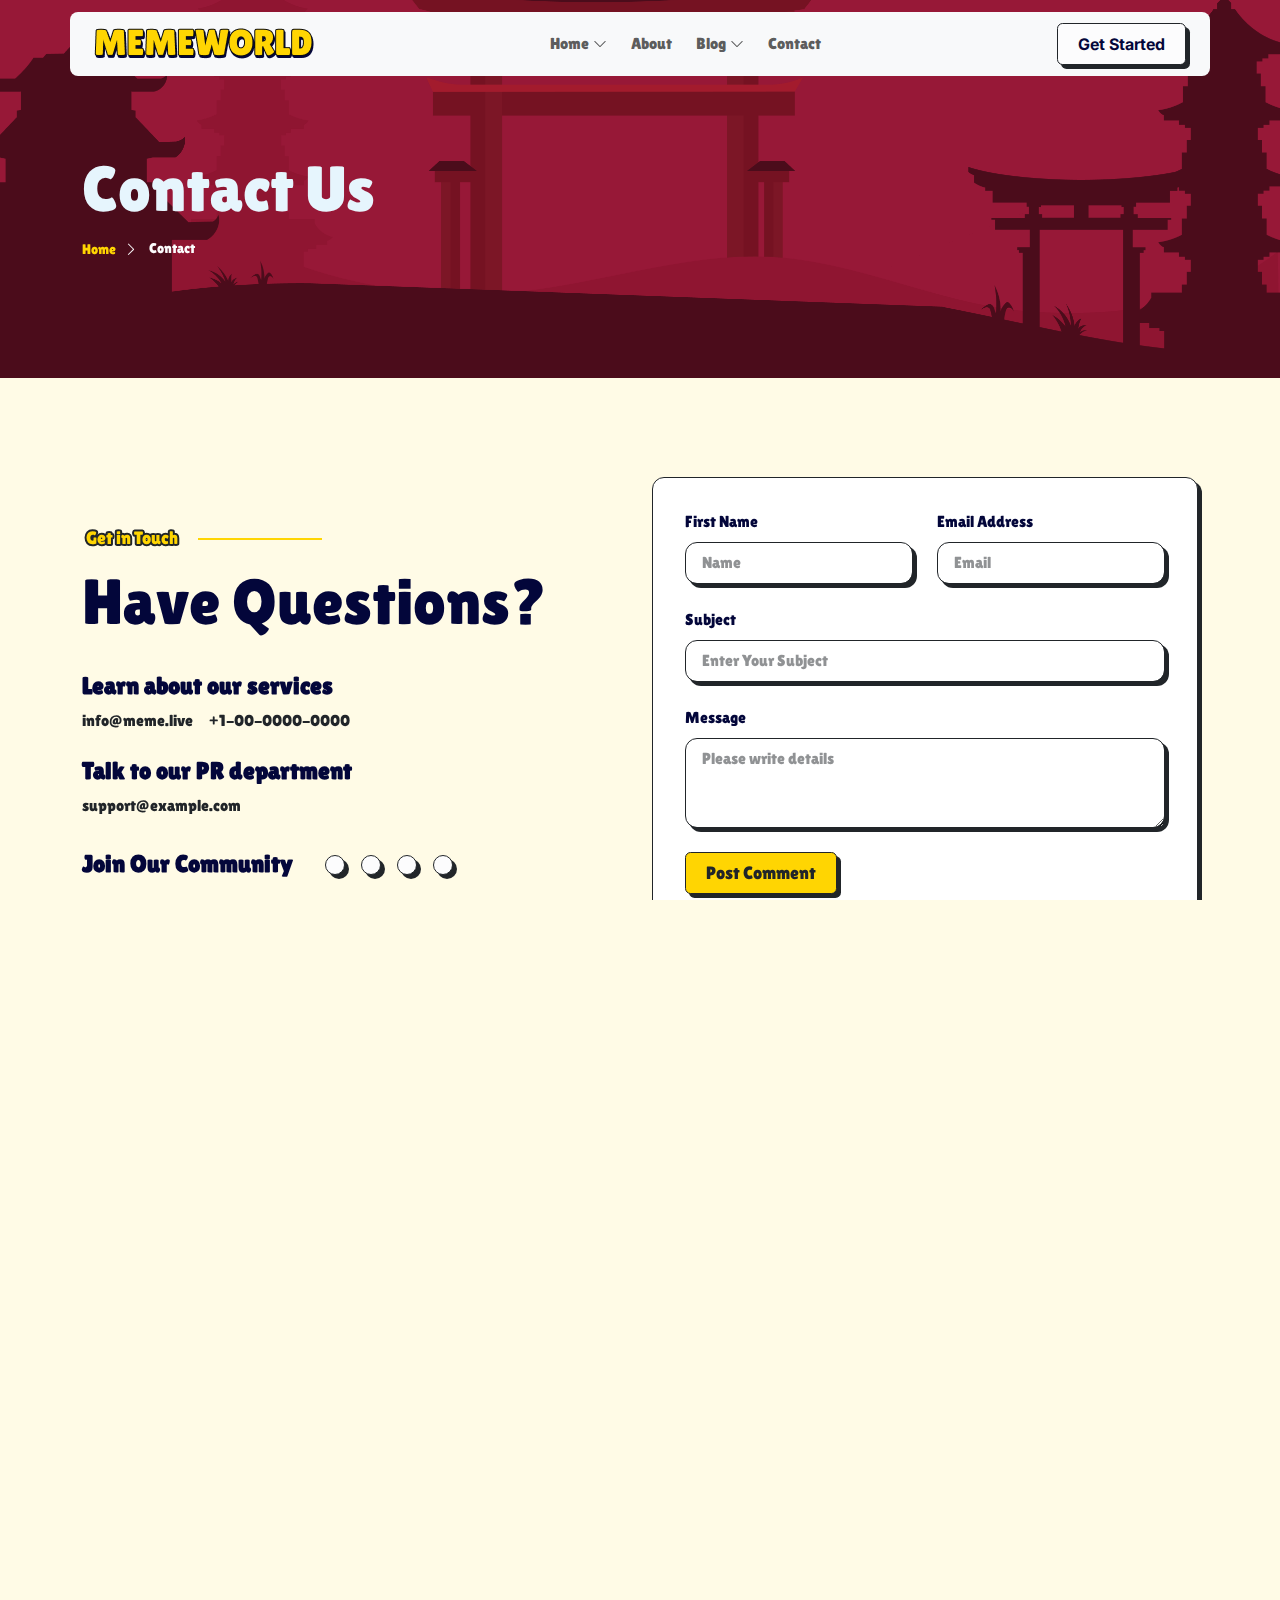
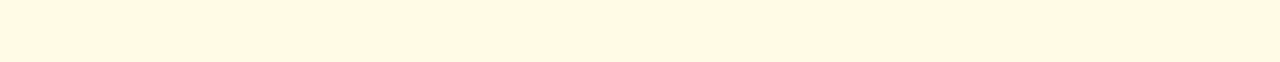
<file: contact.html>
<!DOCTYPE html>
<html lang="en" data-bs-theme="light">


<!-- Mirrored from memeworld.pixellyo.com/html/contact.html by HTTrack Website Copier/3.x [XR&CO'2014], Thu, 01 Jan 2026 13:12:17 GMT -->
<head>
    <meta charset="utf-8">
    <meta name="viewport" content="width=device-width, initial-scale=1.0">
    <meta name="description" content="Memeworld: A feature-rich HTML template for memecoin, crypto, and ICO projects. Modern design, responsive layout, and ready for Crypto Project">
    <meta name="keywords" content="memecoin, crypto, ico, html template, themeforest, meme coin, cryptocurrency, blockchain, token, landing page, web3, nft, decentralized, finance, investment">
    <meta name="author" content="bplugins">
    <title>Memeworld - Memecoin ICO &amp; Crypto HTML Template</title>
    <link rel="icon" href="assets/img/favicon.png" type="image/png">
    <link rel="stylesheet" href="assets/css/bootstrap.css">
    <link rel="stylesheet" href="assets/css/bootstrap-icons.css">
    <link rel="stylesheet" href="assets/css/simplebar.css">
    <link rel="stylesheet" href="assets/css/swiper-bundle.css">
    <link rel="stylesheet" href="assets/css/ff-1.css">
    <link rel="stylesheet" href="assets/css/ff-2.css">
    <link rel="stylesheet" href="assets/css/style.css">
</head>
 
<body class="bg-secondary-subtle overflow-x-hidden">
    <!-- Preloader -->
    <div class="preloader">
        <div class="pl">
            <div class="pl__coin">
                <div class="pl__coin-flare"></div>
                <div class="pl__coin-flare"></div>
                <div class="pl__coin-flare"></div>
                <div class="pl__coin-flare"></div>
                <div class="pl__coin-layers">
                    <div class="pl__coin-layer">
                        <div class="pl__coin-inscription"></div>
                    </div>
                    <div class="pl__coin-layer"></div>
                    <div class="pl__coin-layer"></div>
                    <div class="pl__coin-layer"></div>
                    <div class="pl__coin-layer">
                        <div class="pl__coin-inscription"></div>
                    </div>
                </div>
            </div>
            <div class="pl__shadow"></div>
        </div>
    </div>
    <!-- Preloader End -->
    <!-- Navbar  -->
    <header class="navbar navbar-expand-lg primary-header primary-header--light primary-header--boxed primary-header--fixed top-3 primary-header-crossed:top-0 primary-header-crossed:full-light">
        <div class="container align-items-lg-center">
            <!-- Logo -->
            <a class="logo" href="index.html">
                <img src="assets/img/logo-yellow.png" alt="image" class="logo__img logo__img--light">
            </a>
            <!-- Logo End-->
            <!-- Mobile Menu Toggler -->
            <button class="navbar-toggler border-0" type="button" data-bs-toggle="collapse" data-bs-target="#navbar0" aria-controls="navbar0" aria-expanded="false" aria-label="Toggle navigation">
                <iconify-icon icon="solar:hamburger-menu-line-duotone"></iconify-icon>
            </button>
            <!-- Mobile Menu Toggler End-->
            <!-- Menu -->
            <nav class="collapse navbar-collapse" id="navbar0">
                <ul class="navbar-nav flex-grow-1 justify-content-center mx-lg-4 mb-2 mb-lg-0">
                    <li class="nav-item has-sub-menu navigation-1">
                        <a class="nav-link" aria-current="page" href="#">Home</a>
                        <ul class="navigation-1__menu">
                            <li class="navigation-1__menu-list">
                                <a href="index.html" class="link navigation-1__menu-link"> Home 1 </a>
                            </li>
                            <li class="navigation-1__menu-list">
                                <a href="home-2.html" class="link navigation-1__menu-link"> Home 2 </a>
                            </li>
                            <li class="navigation-1__menu-list">
                                <a href="home-3.html" class="link navigation-1__menu-link"> Home 3 </a>
                            </li>
                        </ul>
                    </li>
                    <li class="nav-item">
                        <a class="nav-link" aria-current="page" href="about.html"> About </a>
                    </li>
                    <li class="nav-item has-sub-menu navigation-1">
                        <a class="nav-link" aria-current="page" href="#">Blog</a>
                        <ul class="navigation-1__menu">
                            <li class="navigation-1__menu-list">
                                <a href="blog.html" class="link navigation-1__menu-link"> Blog </a>
                            </li>
                            <li class="navigation-1__menu-list">
                                <a href="blog-details.html" class="link navigation-1__menu-link"> Blog Details </a>
                            </li>
                        </ul>
                    </li>
                    <li class="nav-item">
                        <a class="nav-link" aria-current="page" href="contact.html"> Contact </a>
                    </li>
                </ul>
                <div class="d-flex align-items-center gap-3 ms-lg-auto">
                    <a href="sign-in.html" class="btn btn-light fw-bold text-heading "> Get Started </a>
                </div>
            </nav>
            <!-- Menu End -->
        </div>
    </header>
    <!-- Navbar End -->
    <div id="smooth-wrapper">
        <div id="smooth-content">
            <!-- Banner -->
            <div class="banner bg-danger-emphasis">
                <div class="container">
                    <div class="row">
                        <div class="col-12">
                            <h2 class="h1 text-primary-subtle"> Contact Us </h2>
                            <nav>
                                <ol class="breadcrumb breadcrumb-modifier">
                                    <li class="breadcrumb-item">
                                        <a href="#" class="link fs-14 text-secondary"> Home </a>
                                    </li>
                                    <li class="breadcrumb-item active fs-14"> Contact </li>
                                </ol>
                            </nav>
                        </div>
                    </div>
                </div>
                <img src="assets/img/shape/hero-bg-2.png" alt="image" class="img-fluid w-100 position-absolute start-0 bottom-0 z-n1 pointer-none opacity-50">
            </div>
            <!-- Banner End -->
            <!-- Contact Section -->
            <div class="contact-section section-space-y">
                <div class="container">
                    <div class="row g-4 align-items-center">
                        <div class="col-lg-6">
                            <div class="section-space-xsm-bottom">
                                <div class="mb-3 overflow-hidden max-text-6">
                                    <span class="text-splash text-splash--2x text-splash--secondary position-relative d-inline-block text-secondary text-stroke px-1 fs-18"> Get in Touch </span>
                                </div>
                                <h2 class="h1 mb-0">Have Questions?</h2>
                            </div>
                            <div class="section-space-xsm-bottom">
                                <h6 class="mb-2">Learn about our services</h6>
                                <div class="d-flex flex-wrap align-items-center gap-4 mb-6">
                                    <span class="d-block"> info@meme.live </span>
                                    <span class="d-block"> +1-00-0000-0000 </span>
                                </div>
                                <h6 class="mb-2">Talk to our PR department</h6>
                                <span class="d-block"> support@example.com </span>
                            </div>
                            <div class="d-flex align-items-center row-gap-3 column-gap-8 flex-wrap">
                                <h6 class="mb-0">Join Our Community</h6>
                                <ul class="list list-row align-items-center flex-wrap gap-4">
                                    <li>
                                        <a href="#" class="btn btn-icon btn-light hover:bg-secondary rounded-circle">
                                            <iconify-icon icon="ri:facebook-fill"></iconify-icon>
                                        </a>
                                    </li>
                                    <li>
                                        <a href="#" class="btn btn-icon btn-light hover:bg-secondary rounded-circle">
                                            <iconify-icon icon="prime:twitter"></iconify-icon>
                                        </a>
                                    </li>
                                    <li>
                                        <a href="#" class="btn btn-icon btn-light hover:bg-secondary rounded-circle">
                                            <iconify-icon icon="uil:instagram"></iconify-icon>
                                        </a>
                                    </li>
                                    <li>
                                        <a href="#" class="btn btn-icon btn-light hover:bg-secondary rounded-circle">
                                            <iconify-icon icon="ri:linkedin-fill"></iconify-icon>
                                        </a>
                                    </li>
                                </ul>
                            </div>
                        </div>
                        <div class="col-lg-6">
                            <div class="rounded-3 bg-body p-4 p-md-8 border border-dark shadow-sharp">
                                <form class="row g-4">
                                    <div class="col-md-6">
                                        <label class="form-label fw-medium text-heading"> First Name </label>
                                        <input type="text" class="form-control border border-dark rounded-3 shadow-sharp" placeholder="Name">
                                    </div>
                                    <div class="col-md-6">
                                        <label class="form-label fw-medium text-heading"> Email Address </label>
                                        <input type="email" class="form-control border border-dark rounded-3 shadow-sharp" placeholder="Email">
                                    </div>
                                    <div class="col-12">
                                        <label class="form-label fw-medium text-heading"> Subject </label>
                                        <input type="text" class="form-control border border-dark rounded-3 shadow-sharp" placeholder="Enter Your Subject">
                                    </div>
                                    <div class="col-12">
                                        <label class="form-label fw-medium text-heading"> Message </label>
                                        <textarea class="form-control border border-dark rounded-3 shadow-sharp" rows="3" placeholder="Please write details"></textarea>
                                    </div>
                                    <div class="col-12">
                                        <button type="submit" class="btn btn-secondary text-primary-darker ff-1 fs-18"> Post Comment </button>
                                    </div>
                                </form>
                            </div>
                        </div>
                    </div>
                </div>
            </div>
            <!-- Contact Section End -->
            <!-- Footer -->
            <div class="footer-1 section-space-top">
                <div class="container">
                    <div class="row">
                        <div class="col-12">
                            <div class="section-space-xsm-bottom bg-light rounded-top-5 px-4 px-sm-6 px-lg-12 px-xl-10 px-xxl-12">
                                <div class="section-space-md-y">
                                    <h2 class="mb-0 text-center text-danger text-stroke text-shadow fs-6vw"> MEMEWORLD </h2>
                                </div>
                                <div class="row g-4">
                                    <div class="col-xl-8">
                                        <div class="row g-4">
                                            <div class="col-md-5">
                                                <a class="logo d-inline-block mb-4" href="index.html">
                                                    <img src="assets/img/logo-dark.png" alt="image" class="logo__img logo__img--light">
                                                </a>
                                                <p class="mb-6 text-heading"> Trading cryptocurrencies is highly speculative, carries a high level of risk </p>
                                                <ul class="list list-row align-items-center flex-wrap gap-4">
                                                    <li>
                                                        <a href="#" class="btn btn-icon btn-light rounded-circle">
                                                            <iconify-icon icon="ri:facebook-fill"></iconify-icon>
                                                        </a>
                                                    </li>
                                                    <li>
                                                        <a href="#" class="btn btn-icon btn-light rounded-circle">
                                                            <iconify-icon icon="prime:twitter"></iconify-icon>
                                                        </a>
                                                    </li>
                                                    <li>
                                                        <a href="#" class="btn btn-icon btn-light rounded-circle">
                                                            <iconify-icon icon="uil:instagram"></iconify-icon>
                                                        </a>
                                                    </li>
                                                    <li>
                                                        <a href="#" class="btn btn-icon btn-light rounded-circle">
                                                            <iconify-icon icon="ri:linkedin-fill"></iconify-icon>
                                                        </a>
                                                    </li>
                                                </ul>
                                            </div>
                                            <div class="col-md-4">
                                                <h5 class="text-heading">QUICK LINKS</h5>
                                                <ul class="list gap-2">
                                                    <li>
                                                        <a href="index.html" class="link d-inline-block text-heading hover:text-danger"> HOME </a>
                                                    </li>
                                                    <li>
                                                        <a href="about.html" class="link d-inline-block text-heading hover:text-danger"> ABOUT US </a>
                                                    </li>
                                                    <li>
                                                        <a href="blog.html" class="link d-inline-block text-heading hover:text-danger"> BLOG </a>
                                                    </li>
                                                    <li>
                                                        <a href="contact.html" class="link d-inline-block text-heading hover:text-danger"> CONTACT </a>
                                                    </li>
                                                </ul>
                                            </div>
                                            <div class="col-md-3">
                                                <h5 class="text-heading">CONTACT</h5>
                                                <ul class="list gap-2">
                                                    <li>
                                                        <div class="d-flex align-items-center gap-2">
                                                            <iconify-icon icon="akar-icons:location" class="flex-shrink-0 fs-24"></iconify-icon>
                                                            <p class="mb-0 text-heading"> 2972 Westheimer Rd. Santa Ana </p>
                                                        </div>
                                                    </li>
                                                    <li>
                                                        <div class="d-flex align-items-center gap-2">
                                                            <iconify-icon icon="mynaui:telephone-call" class="flex-shrink-0 fs-24"></iconify-icon>
                                                            <p class="mb-0 text-heading"> +123 387945671 </p>
                                                        </div>
                                                    </li>
                                                    <li>
                                                        <div class="d-flex align-items-center gap-2">
                                                            <iconify-icon icon="basil:envelope-outline" class="flex-shrink-0 fs-24"></iconify-icon>
                                                            <p class="mb-0 text-heading"> info@example.com </p>
                                                        </div>
                                                    </li>
                                                </ul>
                                            </div>
                                        </div>
                                    </div>
                                    <div class="col-xl-4">
                                        <div class="p-8 rounded-4 bg-danger-subtle">
                                            <h5 class="text-heading">DON'T MISS MEMEWORLD NEWS</h5>
                                            <div class="d-flex align-items-center p-2 rounded bg-light border border-1x border-dark shadow-sharp max-text-14">
                                                <input type="text" class="form-control form-control-sm border-0 text-dark fs-18" placeholder="ENTER YOUR EMAIL">
                                                <button type="button" class="btn btn-sm btn-secondary ff-1"> SUBSCRIBE </button>
                                            </div>
                                        </div>
                                    </div>
                                </div>
                                <hr class="my-6" />
                                <div class="row g-4 justify-content-center align-items-center">
                                    <div class="col-lg-5">
                                        <p class="mb-0 fs-18 text-dark text-center text-lg-start"> &copy; Memeworld 2025. All rights reserved </p>
                                    </div>
                                    <div class="col-lg-7">
                                        <ul class="list list-row gap-4 flex-wrap justify-content-center justify-content-lg-end">
                                            <li>
                                                <a href="privacy-policy.html" class="link fs-18 text-dark hover:text-primary"> Privacy Policy </a>
                                            </li>
                                            <li>
                                                <a href="terms.html" class="link fs-18 text-dark hover:text-primary"> Terms of Use </a>
                                            </li>
                                        </ul>
                                    </div>
                                </div>
                            </div>
                        </div>
                    </div>
                </div>
            </div>
            <!-- Footer End -->
        </div>
    </div>
    <!-- Scripts -->
    <script src="assets/js/bootstrap.bundle.js"></script>
    <script src="assets/js/iconify.js"></script>
    <script src="assets/js/simplebar.js"></script>
    <script src="assets/js/gsap.min.js"></script>
    <script src="assets/js/ScrollSmoother.min.js"></script>
    <script src="assets/js/ScrollTrigger.min.js"></script>
    <script src="assets/js/ScrollToPlugin.min.js"></script>
    <script src="assets/js/SplitText.min.js"></script>
    <script src="assets/js/Flip.min.js"></script>
    <script src="assets/js/app.js"></script>
</body>


<!-- Mirrored from memeworld.pixellyo.com/html/contact.html by HTTrack Website Copier/3.x [XR&CO'2014], Thu, 01 Jan 2026 13:12:17 GMT -->
</html>
</file>
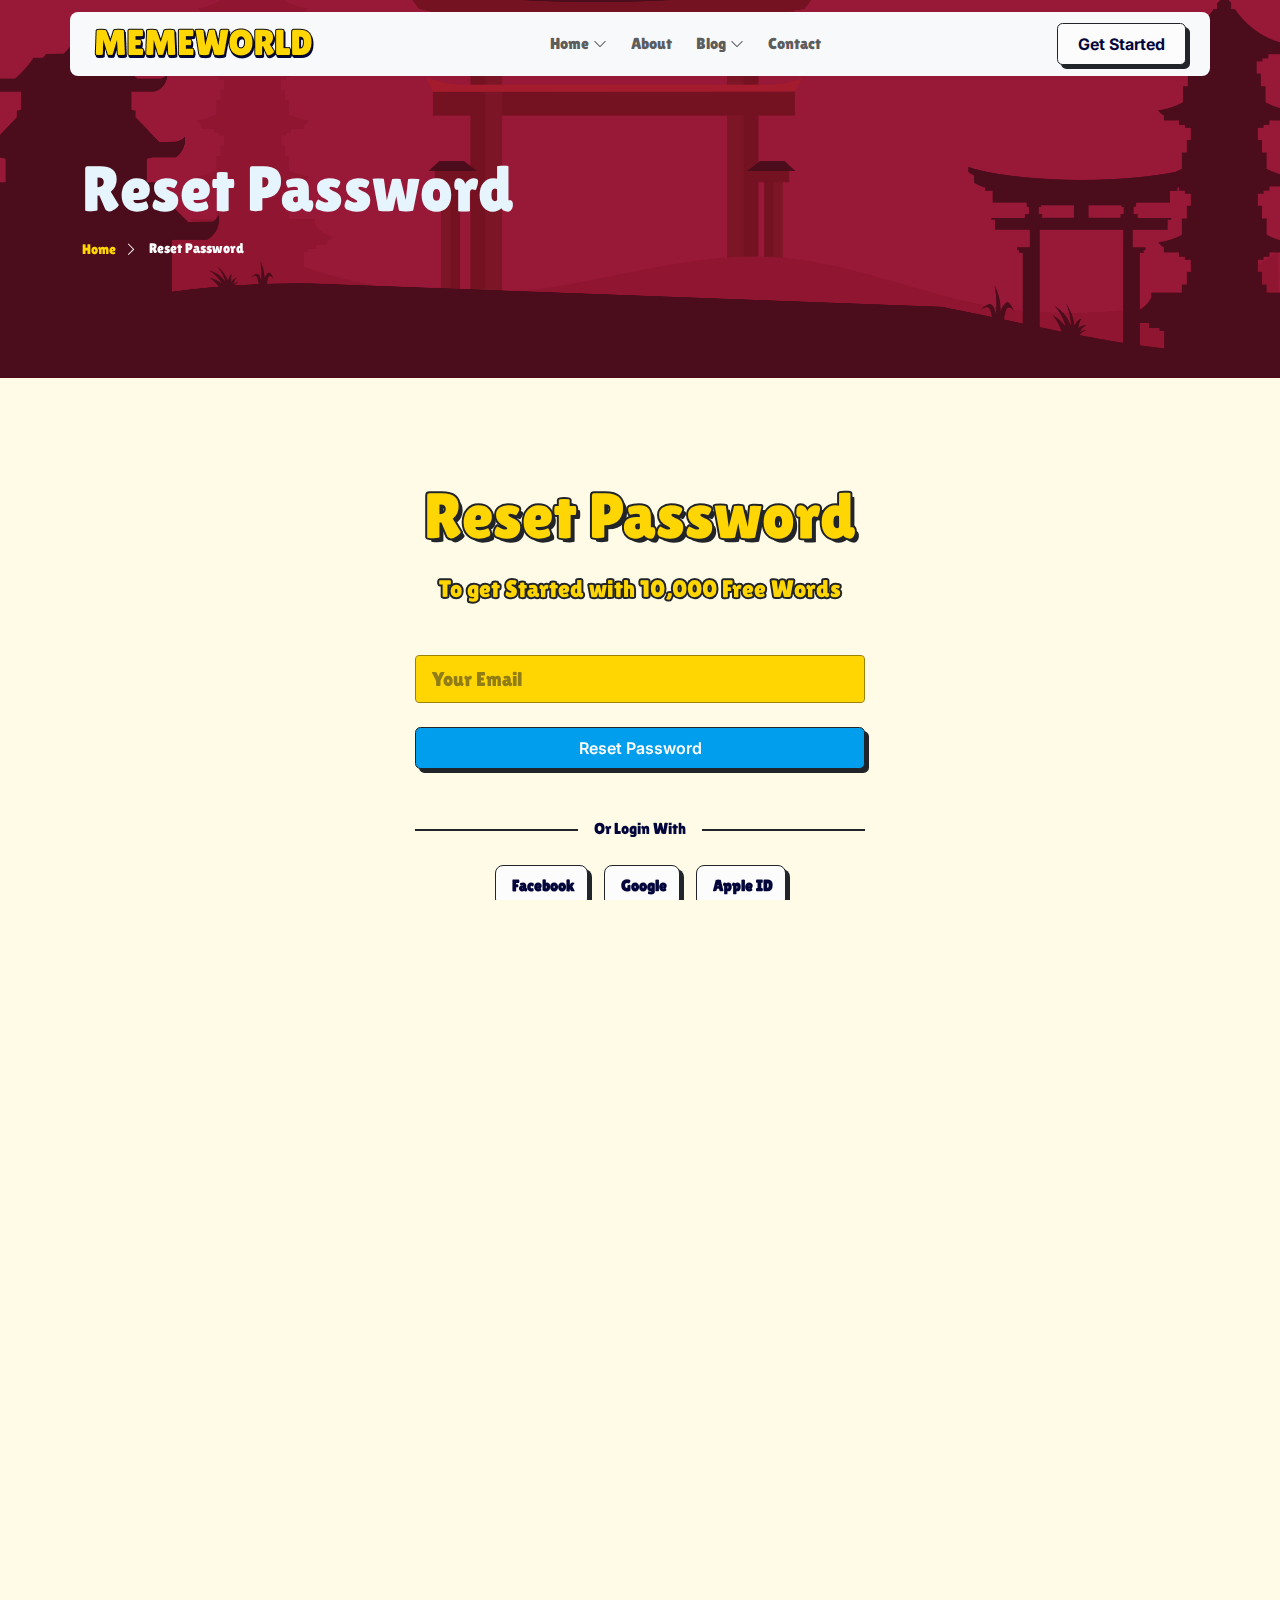
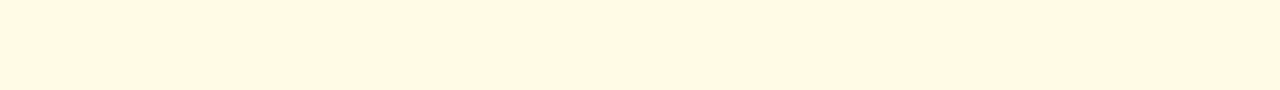
<file: forget-pass.html>
<!DOCTYPE html>
<html lang="en" data-bs-theme="light">


<!-- Mirrored from memeworld.pixellyo.com/html/forget-pass.html by HTTrack Website Copier/3.x [XR&CO'2014], Thu, 01 Jan 2026 13:12:24 GMT -->
<head>
    <meta charset="utf-8">
    <meta name="viewport" content="width=device-width, initial-scale=1.0">
    <meta name="description" content="Memeworld: A feature-rich HTML template for memecoin, crypto, and ICO projects. Modern design, responsive layout, and ready for Crypto Project">
    <meta name="keywords" content="memecoin, crypto, ico, html template, themeforest, meme coin, cryptocurrency, blockchain, token, landing page, web3, nft, decentralized, finance, investment">
    <meta name="author" content="bplugins">
    <title>Memeworld - Memecoin ICO &amp; Crypto HTML Template</title>
    <link rel="icon" href="assets/img/favicon.png" type="image/png">
    <link rel="stylesheet" href="assets/css/bootstrap.css">
    <link rel="stylesheet" href="assets/css/bootstrap-icons.css">
    <link rel="stylesheet" href="assets/css/simplebar.css">
    <link rel="stylesheet" href="assets/css/swiper-bundle.css">
    <link rel="stylesheet" href="assets/css/ff-1.css">
    <link rel="stylesheet" href="assets/css/ff-2.css">
    <link rel="stylesheet" href="assets/css/style.css">
</head>

<body class="bg-secondary-subtle overflow-x-hidden">
    <!-- Preloader -->
    <div class="preloader">
        <div class="pl">
            <div class="pl__coin">
                <div class="pl__coin-flare"></div>
                <div class="pl__coin-flare"></div>
                <div class="pl__coin-flare"></div>
                <div class="pl__coin-flare"></div>
                <div class="pl__coin-layers">
                    <div class="pl__coin-layer">
                        <div class="pl__coin-inscription"></div>
                    </div>
                    <div class="pl__coin-layer"></div>
                    <div class="pl__coin-layer"></div>
                    <div class="pl__coin-layer"></div>
                    <div class="pl__coin-layer">
                        <div class="pl__coin-inscription"></div>
                    </div>
                </div>
            </div>
            <div class="pl__shadow"></div>
        </div>
    </div>
    <!-- Preloader End -->
    <!-- Navbar  -->
    <header class="navbar navbar-expand-lg primary-header primary-header--light primary-header--boxed primary-header--fixed top-3 primary-header-crossed:top-0 primary-header-crossed:full-light">
        <div class="container align-items-lg-center">
            <!-- Logo -->
            <a class="logo" href="index.html">
                <img src="assets/img/logo-yellow.png" alt="image" class="logo__img logo__img--light">
            </a>
            <!-- Logo End-->
            <!-- Mobile Menu Toggler -->
            <button class="navbar-toggler border-0" type="button" data-bs-toggle="collapse" data-bs-target="#navbar0" aria-controls="navbar0" aria-expanded="false" aria-label="Toggle navigation">
                <iconify-icon icon="solar:hamburger-menu-line-duotone"></iconify-icon>
            </button>
            <!-- Mobile Menu Toggler End-->
            <!-- Menu -->
            <nav class="collapse navbar-collapse" id="navbar0">
                <ul class="navbar-nav flex-grow-1 justify-content-center mx-lg-4 mb-2 mb-lg-0">
                    <li class="nav-item has-sub-menu navigation-1">
                        <a class="nav-link" aria-current="page" href="#">Home</a>
                        <ul class="navigation-1__menu">
                            <li class="navigation-1__menu-list">
                                <a href="index.html" class="link navigation-1__menu-link"> Home 1 </a>
                            </li>
                            <li class="navigation-1__menu-list">
                                <a href="home-2.html" class="link navigation-1__menu-link"> Home 2 </a>
                            </li>
                            <li class="navigation-1__menu-list">
                                <a href="home-3.html" class="link navigation-1__menu-link"> Home 3 </a>
                            </li>
                        </ul>
                    </li>
                    <li class="nav-item">
                        <a class="nav-link" aria-current="page" href="about.html"> About </a>
                    </li>
                    <li class="nav-item has-sub-menu navigation-1">
                        <a class="nav-link" aria-current="page" href="#">Blog</a>
                        <ul class="navigation-1__menu">
                            <li class="navigation-1__menu-list">
                                <a href="blog.html" class="link navigation-1__menu-link"> Blog </a>
                            </li>
                            <li class="navigation-1__menu-list">
                                <a href="blog-details.html" class="link navigation-1__menu-link"> Blog Details </a>
                            </li>
                        </ul>
                    </li>
                    <li class="nav-item">
                        <a class="nav-link" aria-current="page" href="contact.html"> Contact </a>
                    </li>
                </ul>
                <div class="d-flex align-items-center gap-3 ms-lg-auto">
                    <a href="sign-in.html" class="btn btn-light fw-bold text-heading "> Get Started </a>
                </div>
            </nav>
            <!-- Menu End -->
        </div>
    </header>
    <!-- Navbar End -->
    <div id="smooth-wrapper">
        <div id="smooth-content">
            <!-- Banner -->
            <div class="banner bg-danger-emphasis">
                <div class="container">
                    <div class="row">
                        <div class="col-12">
                            <h2 class="h1 text-primary-subtle"> Reset Password </h2>
                            <nav>
                                <ol class="breadcrumb breadcrumb-modifier">
                                    <li class="breadcrumb-item">
                                        <a href="#" class="link fs-14 text-secondary"> Home </a>
                                    </li>
                                    <li class="breadcrumb-item active fs-14"> Reset Password </li>
                                </ol>
                            </nav>
                        </div>
                    </div>
                </div>
                <img src="assets/img/shape/hero-bg-2.png" alt="image" class="img-fluid w-100 position-absolute start-0 bottom-0 z-n1 pointer-none opacity-50">
            </div>
            <!-- Banner End -->
            <!-- Sign Up  -->
            <div class="section-space-y">
                <div class="container">
                    <div class="row g-4 justify-content-center">
                        <div class="col-xl-6">
                            <div class="px-4 px-sm-12 px-lg-20 px-xl-12 text-center">
                                <h2 class="h1 mb-4 text-secondary text-stroke text-shadow"> Reset Password </h2>
                                <p class="mb-12 fs-24 text-secondary text-stroke"> To get Started with 10,000 Free Words </p>
                                <form class="row g-4 mb-12">
                                    <div class="col-12">
                                        <input type="email" class="form-control form-control-lg bg-secondary border border-secondary-emphasis" placeholder="Your Email">
                                    </div>
                                    <div class="col-12">
                                        <button type="submit" class="btn btn-primary text-primary-darker fw-semibold justify-content-center w-100"> Reset Password </button>
                                    </div>
                                </form>
                                <div class="mb-6 overflow-hidden text-center">
                                    <span class="position-relative text-splash text-splash--2x text-splash--dark d-inline-block ff-1 text-heading justify-content-center"> Or Login With </span>
                                </div>
                                <ul class="list list-row align-items-center justify-content-center gap-4 flex-wrap mb-6">
                                    <li>
                                        <a href="#" class="link d-inline-flex align-items-center gap-1 py-2 px-3 bg-light border border-dark shadow-sharp rounded text-heading hover:bg-secondary">
                                            <iconify-icon icon="bxl:facebook" class="fs-24"></iconify-icon>
                                            <span class="d-block flex-grow-1 fw-semibold"> Facebook </span>
                                        </a>
                                    </li>
                                    <li>
                                        <a href="#" class="link d-inline-flex align-items-center gap-1 py-2 px-3 bg-light border border-dark shadow-sharp rounded text-heading hover:bg-secondary">
                                            <iconify-icon icon="ri:google-fill" class="fs-24"></iconify-icon>
                                            <span class="d-block flex-grow-1 fw-semibold"> Google </span>
                                        </a>
                                    </li>
                                    <li>
                                        <a href="#" class="link d-inline-flex align-items-center gap-1 py-2 px-3 bg-light border border-dark shadow-sharp rounded text-heading hover:bg-secondary">
                                            <iconify-icon icon="ic:round-apple" class="fs-24"></iconify-icon>
                                            <span class="d-block flex-grow-1 fw-semibold"> Apple ID </span>
                                        </a>
                                    </li>
                                </ul>
                                <p class="mb-0 text-heading text-center"> Remember your password? <a href="sign-in.html" class="link d-inline-block fw-medium text-primary"> Log In </a>
                                </p>
                            </div>
                        </div>
                    </div>
                </div>
            </div>
            <!-- Sign Up End -->
            <!-- Footer -->
            <div class="footer-1 section-space-top">
                <div class="container">
                    <div class="row">
                        <div class="col-12">
                            <div class="section-space-xsm-bottom bg-light rounded-top-5 px-4 px-sm-6 px-lg-12 px-xl-10 px-xxl-12">
                                <div class="section-space-md-y">
                                    <h2 class="mb-0 text-center text-danger text-stroke text-shadow fs-6vw"> MEMEWORLD </h2>
                                </div>
                                <div class="row g-4">
                                    <div class="col-xl-8">
                                        <div class="row g-4">
                                            <div class="col-md-5">
                                                <a class="logo d-inline-block mb-4" href="index.html">
                                                    <img src="assets/img/logo-dark.png" alt="image" class="logo__img logo__img--light">
                                                </a>
                                                <p class="mb-6 text-heading"> Trading cryptocurrencies is highly speculative, carries a high level of risk </p>
                                                <ul class="list list-row align-items-center flex-wrap gap-4">
                                                    <li>
                                                        <a href="#" class="btn btn-icon btn-light rounded-circle">
                                                            <iconify-icon icon="ri:facebook-fill"></iconify-icon>
                                                        </a>
                                                    </li>
                                                    <li>
                                                        <a href="#" class="btn btn-icon btn-light rounded-circle">
                                                            <iconify-icon icon="prime:twitter"></iconify-icon>
                                                        </a>
                                                    </li>
                                                    <li>
                                                        <a href="#" class="btn btn-icon btn-light rounded-circle">
                                                            <iconify-icon icon="uil:instagram"></iconify-icon>
                                                        </a>
                                                    </li>
                                                    <li>
                                                        <a href="#" class="btn btn-icon btn-light rounded-circle">
                                                            <iconify-icon icon="ri:linkedin-fill"></iconify-icon>
                                                        </a>
                                                    </li>
                                                </ul>
                                            </div>
                                            <div class="col-md-4">
                                                <h5 class="text-heading">QUICK LINKS</h5>
                                                <ul class="list gap-2">
                                                    <li>
                                                        <a href="index.html" class="link d-inline-block text-heading hover:text-danger"> HOME </a>
                                                    </li>
                                                    <li>
                                                        <a href="about.html" class="link d-inline-block text-heading hover:text-danger"> ABOUT US </a>
                                                    </li>
                                                    <li>
                                                        <a href="blog.html" class="link d-inline-block text-heading hover:text-danger"> BLOG </a>
                                                    </li>
                                                    <li>
                                                        <a href="contact.html" class="link d-inline-block text-heading hover:text-danger"> CONTACT </a>
                                                    </li>
                                                </ul>
                                            </div>
                                            <div class="col-md-3">
                                                <h5 class="text-heading">CONTACT</h5>
                                                <ul class="list gap-2">
                                                    <li>
                                                        <div class="d-flex align-items-center gap-2">
                                                            <iconify-icon icon="akar-icons:location" class="flex-shrink-0 fs-24"></iconify-icon>
                                                            <p class="mb-0 text-heading"> 2972 Westheimer Rd. Santa Ana </p>
                                                        </div>
                                                    </li>
                                                    <li>
                                                        <div class="d-flex align-items-center gap-2">
                                                            <iconify-icon icon="mynaui:telephone-call" class="flex-shrink-0 fs-24"></iconify-icon>
                                                            <p class="mb-0 text-heading"> +123 387945671 </p>
                                                        </div>
                                                    </li>
                                                    <li>
                                                        <div class="d-flex align-items-center gap-2">
                                                            <iconify-icon icon="basil:envelope-outline" class="flex-shrink-0 fs-24"></iconify-icon>
                                                            <p class="mb-0 text-heading"> info@example.com </p>
                                                        </div>
                                                    </li>
                                                </ul>
                                            </div>
                                        </div>
                                    </div>
                                    <div class="col-xl-4">
                                        <div class="p-8 rounded-4 bg-danger-subtle">
                                            <h5 class="text-heading">DON'T MISS MEMEWORLD NEWS</h5>
                                            <div class="d-flex align-items-center p-2 rounded bg-light border border-1x border-dark shadow-sharp max-text-14">
                                                <input type="text" class="form-control form-control-sm border-0 text-dark fs-18" placeholder="ENTER YOUR EMAIL">
                                                <button type="button" class="btn btn-sm btn-secondary ff-1"> SUBSCRIBE </button>
                                            </div>
                                        </div>
                                    </div>
                                </div>
                                <hr class="my-6" />
                                <div class="row g-4 justify-content-center align-items-center">
                                    <div class="col-lg-5">
                                        <p class="mb-0 fs-18 text-dark text-center text-lg-start"> &copy; Memeworld 2025. All rights reserved </p>
                                    </div>
                                    <div class="col-lg-7">
                                        <ul class="list list-row gap-4 flex-wrap justify-content-center justify-content-lg-end">
                                            <li>
                                                <a href="privacy-policy.html" class="link fs-18 text-dark hover:text-primary"> Privacy Policy </a>
                                            </li>
                                            <li>
                                                <a href="terms.html" class="link fs-18 text-dark hover:text-primary"> Terms of Use </a>
                                            </li>
                                        </ul>
                                    </div>
                                </div>
                            </div>
                        </div>
                    </div>
                </div>
            </div>
            <!-- Footer End -->
        </div>
    </div>
    <!-- Scripts -->
    <script src="assets/js/bootstrap.bundle.js"></script>
    <script src="assets/js/iconify.js"></script>
    <script src="assets/js/simplebar.js"></script>
    <script src="assets/js/gsap.min.js"></script>
    <script src="assets/js/ScrollSmoother.min.js"></script>
    <script src="assets/js/ScrollTrigger.min.js"></script>
    <script src="assets/js/ScrollToPlugin.min.js"></script>
    <script src="assets/js/SplitText.min.js"></script>
    <script src="assets/js/Flip.min.js"></script>
    <script src="assets/js/app.js"></script>
</body>


<!-- Mirrored from memeworld.pixellyo.com/html/forget-pass.html by HTTrack Website Copier/3.x [XR&CO'2014], Thu, 01 Jan 2026 13:12:24 GMT -->
</html>
</file>
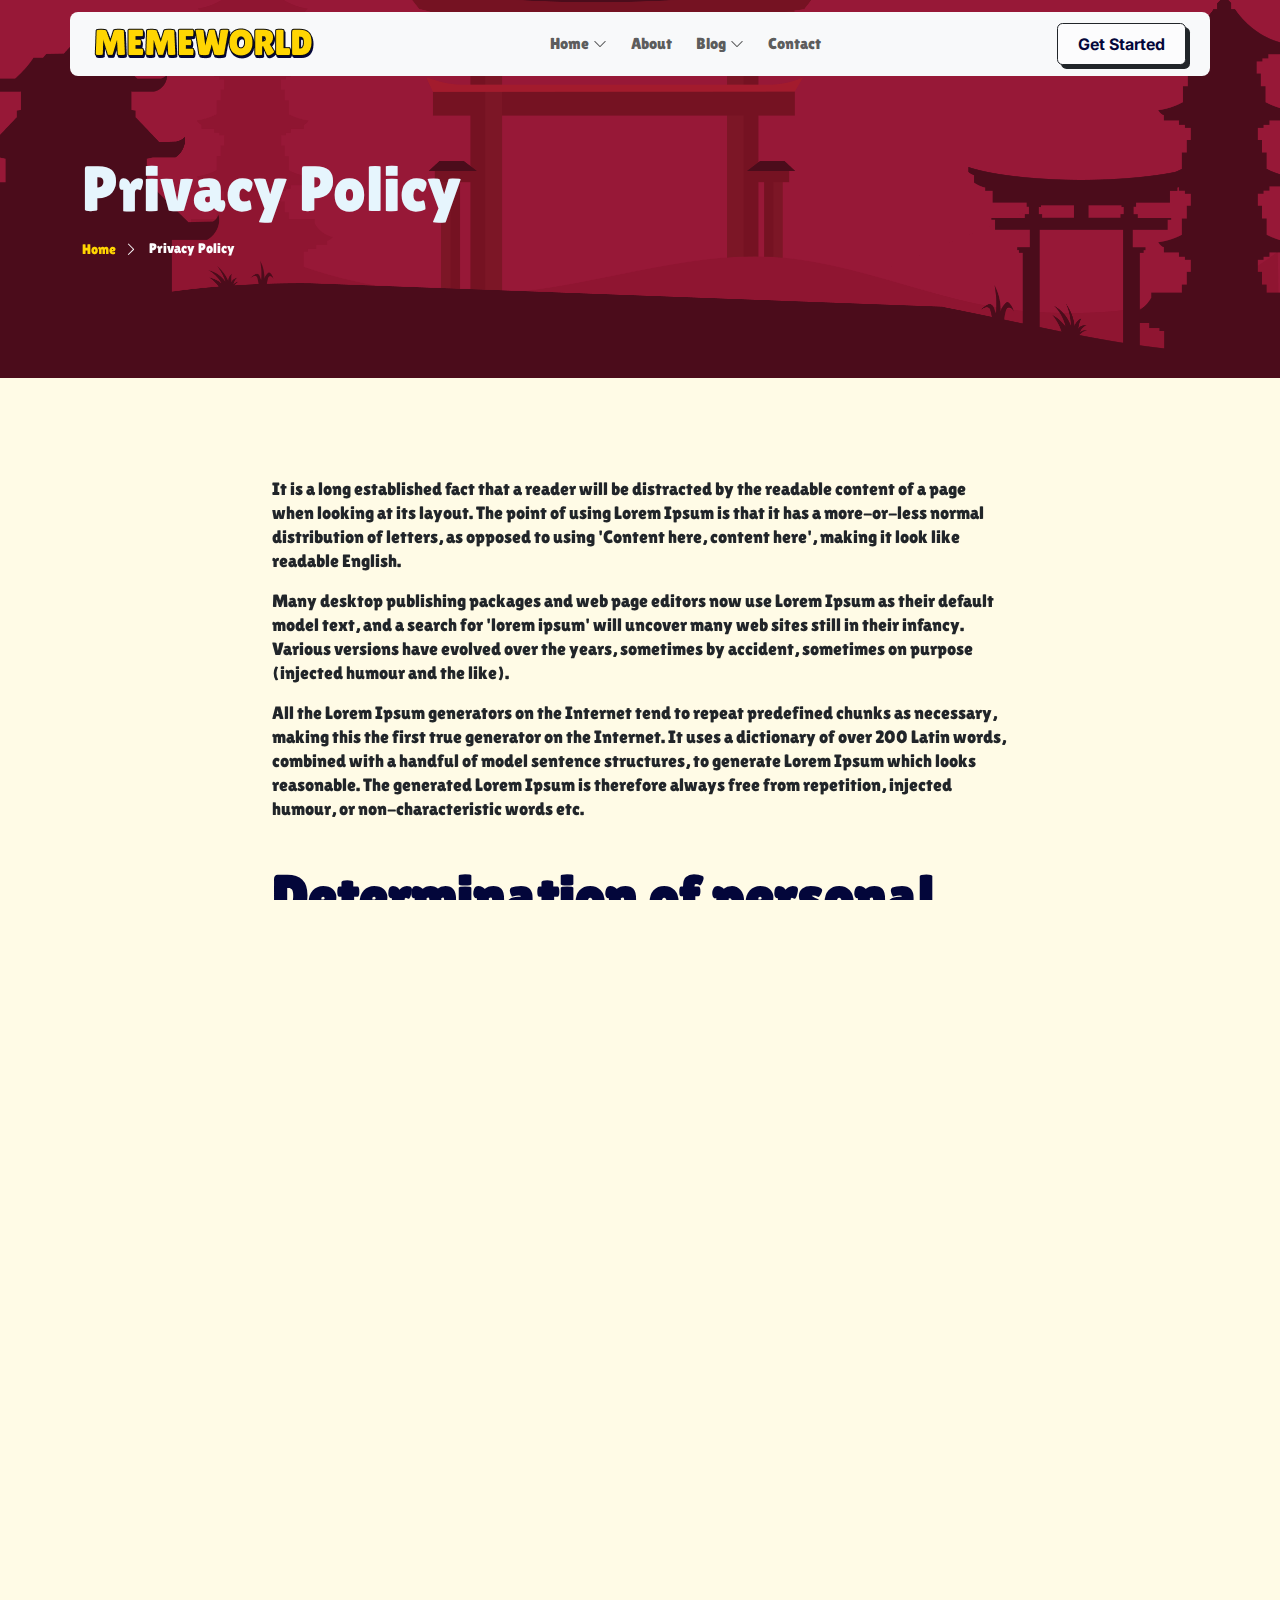
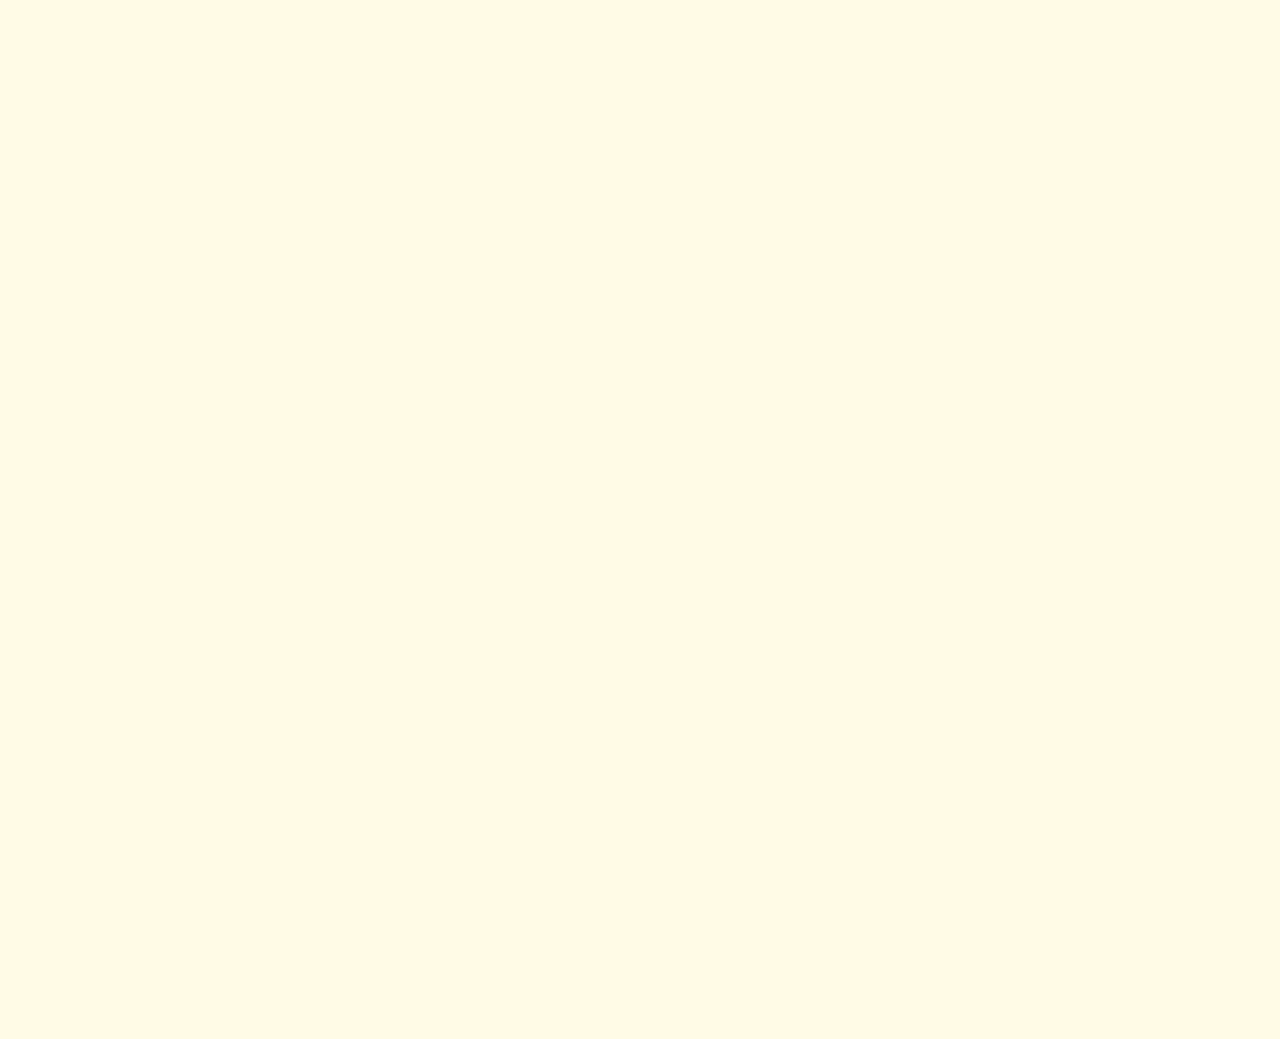
<file: privacy-policy.html>
<!DOCTYPE html>
<html lang="en" data-bs-theme="light">


<!-- Mirrored from memeworld.pixellyo.com/html/privacy-policy.html by HTTrack Website Copier/3.x [XR&CO'2014], Thu, 01 Jan 2026 13:12:17 GMT -->
<head>
    <meta charset="utf-8">
    <meta name="viewport" content="width=device-width, initial-scale=1.0">
    <meta name="description" content="Memeworld: A feature-rich HTML template for memecoin, crypto, and ICO projects. Modern design, responsive layout, and ready for Crypto Project">
    <meta name="keywords" content="memecoin, crypto, ico, html template, themeforest, meme coin, cryptocurrency, blockchain, token, landing page, web3, nft, decentralized, finance, investment">
    <meta name="author" content="bplugins">
    <title>Memeworld - Memecoin ICO &amp; Crypto HTML Template</title>
    <link rel="icon" href="assets/img/favicon.png" type="image/png">
    <link rel="stylesheet" href="assets/css/bootstrap.css">
    <link rel="stylesheet" href="assets/css/bootstrap-icons.css">
    <link rel="stylesheet" href="assets/css/simplebar.css">
    <link rel="stylesheet" href="assets/css/swiper-bundle.css">
    <link rel="stylesheet" href="assets/css/ff-1.css">
    <link rel="stylesheet" href="assets/css/ff-2.css">
    <link rel="stylesheet" href="assets/css/style.css">
</head>

<body class="bg-secondary-subtle overflow-x-hidden">
    <!-- Preloader -->
    <div class="preloader">
        <div class="pl">
            <div class="pl__coin">
                <div class="pl__coin-flare"></div>
                <div class="pl__coin-flare"></div>
                <div class="pl__coin-flare"></div>
                <div class="pl__coin-flare"></div>
                <div class="pl__coin-layers">
                    <div class="pl__coin-layer">
                        <div class="pl__coin-inscription"></div>
                    </div>
                    <div class="pl__coin-layer"></div>
                    <div class="pl__coin-layer"></div>
                    <div class="pl__coin-layer"></div>
                    <div class="pl__coin-layer">
                        <div class="pl__coin-inscription"></div>
                    </div>
                </div>
            </div>
            <div class="pl__shadow"></div>
        </div>
    </div>
    <!-- Preloader End -->
    <!-- Navbar  -->
    <header class="navbar navbar-expand-lg primary-header primary-header--light primary-header--boxed primary-header--fixed top-3 primary-header-crossed:top-0 primary-header-crossed:full-light">
        <div class="container align-items-lg-center">
            <!-- Logo -->
            <a class="logo" href="index.html">
                <img src="assets/img/logo-yellow.png" alt="image" class="logo__img logo__img--light">
            </a>
            <!-- Logo End-->
            <!-- Mobile Menu Toggler -->
            <button class="navbar-toggler border-0" type="button" data-bs-toggle="collapse" data-bs-target="#navbar0" aria-controls="navbar0" aria-expanded="false" aria-label="Toggle navigation">
                <iconify-icon icon="solar:hamburger-menu-line-duotone"></iconify-icon>
            </button>
            <!-- Mobile Menu Toggler End-->
            <!-- Menu -->
            <nav class="collapse navbar-collapse" id="navbar0">
                <ul class="navbar-nav flex-grow-1 justify-content-center mx-lg-4 mb-2 mb-lg-0">
                    <li class="nav-item has-sub-menu navigation-1">
                        <a class="nav-link" aria-current="page" href="#">Home</a>
                        <ul class="navigation-1__menu">
                            <li class="navigation-1__menu-list">
                                <a href="index.html" class="link navigation-1__menu-link"> Home 1 </a>
                            </li>
                            <li class="navigation-1__menu-list">
                                <a href="home-2.html" class="link navigation-1__menu-link"> Home 2 </a>
                            </li>
                            <li class="navigation-1__menu-list">
                                <a href="home-3.html" class="link navigation-1__menu-link"> Home 3 </a>
                            </li>
                        </ul>
                    </li>
                    <li class="nav-item">
                        <a class="nav-link" aria-current="page" href="about.html"> About </a>
                    </li>
                    <li class="nav-item has-sub-menu navigation-1">
                        <a class="nav-link" aria-current="page" href="#">Blog</a>
                        <ul class="navigation-1__menu">
                            <li class="navigation-1__menu-list">
                                <a href="blog.html" class="link navigation-1__menu-link"> Blog </a>
                            </li>
                            <li class="navigation-1__menu-list">
                                <a href="blog-details.html" class="link navigation-1__menu-link"> Blog Details </a>
                            </li>
                        </ul>
                    </li>
                    <li class="nav-item">
                        <a class="nav-link" aria-current="page" href="contact.html"> Contact </a>
                    </li>
                </ul>
                <div class="d-flex align-items-center gap-3 ms-lg-auto">
                    <a href="sign-in.html" class="btn btn-light fw-bold text-heading "> Get Started </a>
                </div>
            </nav>
            <!-- Menu End -->
        </div>
    </header>
    <!-- Navbar End -->
    <div id="smooth-wrapper">
        <div id="smooth-content">
            <!-- Banner -->
            <div class="banner bg-danger-emphasis">
                <div class="container">
                    <div class="row">
                        <div class="col-12">
                            <h2 class="h1 text-primary-subtle"> Privacy Policy </h2>
                            <nav>
                                <ol class="breadcrumb breadcrumb-modifier">
                                    <li class="breadcrumb-item">
                                        <a href="#" class="link fs-14 text-secondary"> Home </a>
                                    </li>
                                    <li class="breadcrumb-item active fs-14"> Privacy Policy </li>
                                </ol>
                            </nav>
                        </div>
                    </div>
                </div>
                <img src="assets/img/shape/hero-bg-2.png" alt="image" class="img-fluid w-100 position-absolute start-0 bottom-0 z-n1 pointer-none opacity-50">
            </div>
            <!-- Banner End -->
            <!-- Privacy Policy -->
            <div class="section-space-y">
                <div class="container">
                    <div class="row justify-content-center">
                        <div class="col-lg-10 col-xl-8">
                            <div class="section-space-sm-bottom">
                                <p class="fs-18"> It is a long established fact that a reader will be distracted by the readable content of a page when looking at its layout. The point of using Lorem Ipsum is that it has a more-or-less normal distribution of letters, as opposed to using 'Content here, content here', making it look like readable English. </p>
                                <p class="fs-18"> Many desktop publishing packages and web page editors now use Lorem Ipsum as their default model text, and a search for 'lorem ipsum' will uncover many web sites still in their infancy. Various versions have evolved over the years, sometimes by accident, sometimes on purpose (injected humour and the like). </p>
                                <p class="mb-0 fs-18"> All the Lorem Ipsum generators on the Internet tend to repeat predefined chunks as necessary, making this the first true generator on the Internet. It uses a dictionary of over 200 Latin words, combined with a handful of model sentence structures, to generate Lorem Ipsum which looks reasonable. The generated Lorem Ipsum is therefore always free from repetition, injected humour, or non-characteristic words etc. </p>
                            </div>
                            <div class="section-space-sm-bottom">
                                <h2>Determination of personal information of users</h2>
                                <ul>
                                    <li class="mb-4 fs-18"> All the Lorem Ipsum generators on the Internet tend to repeat predefined chunks as necessary, making this the first true generator on the Internet. </li>
                                    <li class="mb-4 fs-18"> It uses a dictionary of over 200 Latin words, combined with a handful of model sentence structures, to generate Lorem Ipsum which looks reasonable. The generated Lorem Ipsum is therefore always free from repetition, injected humour, or non-characteristic words etc. </li>
                                    <li class="fs-18"> There are many variations of passages of Lorem Ipsum available, but the majority have suffered alteration in some form, by injected humour, or randomised words which don't look even slightly believable. </li>
                                </ul>
                            </div>
                            <div class="section-space-sm-bottom">
                                <h2> Reasons for collecting and processing user personal information </h2>
                                <ul>
                                    <li class="mb-4 fs-18"> It is a long established fact that a reader will be distracted by the readable content of a page when looking at its layout. The point of using Lorem Ipsum is that it has a more-or-less normal distribution of letters. </li>
                                    <li class="mb-4 fs-18"> All the Lorem Ipsum generators on the Internet tend to repeat predefined chunks as necessary, making this the first true generator on the Internet. </li>
                                    <li class="fs-18"> It has survived not only five centuries, but also the leap into electronic typesetting, remaining essentially unchanged. </li>
                                </ul>
                            </div>
                            <p class="mb-0 fs-18"> All the Lorem Ipsum generators on the Internet tend to repeat predefined chunks as necessary, making this the first true generator on the Internet. It uses a dictionary of over 200 Latin words, combined with a handful of model sentence structures, to generate Lorem Ipsum which looks reasonable. The generated Lorem Ipsum is therefore always free from repetition, injected humour, or non-characteristic words etc. </p>
                        </div>
                    </div>
                </div>
            </div>
            <!-- Privacy Policy End -->
            <!-- Footer -->
            <div class="footer-1 section-space-top">
                <div class="container">
                    <div class="row">
                        <div class="col-12">
                            <div class="section-space-xsm-bottom bg-light rounded-top-5 px-4 px-sm-6 px-lg-12 px-xl-10 px-xxl-12">
                                <div class="section-space-md-y">
                                    <h2 class="mb-0 text-center text-danger text-stroke text-shadow fs-6vw"> MEMEWORLD </h2>
                                </div>
                                <div class="row g-4">
                                    <div class="col-xl-8">
                                        <div class="row g-4">
                                            <div class="col-md-5">
                                                <a class="logo d-inline-block mb-4" href="index.html">
                                                    <img src="assets/img/logo-dark.png" alt="image" class="logo__img logo__img--light">
                                                </a>
                                                <p class="mb-6 text-heading"> Trading cryptocurrencies is highly speculative, carries a high level of risk </p>
                                                <ul class="list list-row align-items-center flex-wrap gap-4">
                                                    <li>
                                                        <a href="#" class="btn btn-icon btn-light rounded-circle">
                                                            <iconify-icon icon="ri:facebook-fill"></iconify-icon>
                                                        </a>
                                                    </li>
                                                    <li>
                                                        <a href="#" class="btn btn-icon btn-light rounded-circle">
                                                            <iconify-icon icon="prime:twitter"></iconify-icon>
                                                        </a>
                                                    </li>
                                                    <li>
                                                        <a href="#" class="btn btn-icon btn-light rounded-circle">
                                                            <iconify-icon icon="uil:instagram"></iconify-icon>
                                                        </a>
                                                    </li>
                                                    <li>
                                                        <a href="#" class="btn btn-icon btn-light rounded-circle">
                                                            <iconify-icon icon="ri:linkedin-fill"></iconify-icon>
                                                        </a>
                                                    </li>
                                                </ul>
                                            </div>
                                            <div class="col-md-4">
                                                <h5 class="text-heading">QUICK LINKS</h5>
                                                <ul class="list gap-2">
                                                    <li>
                                                        <a href="index.html" class="link d-inline-block text-heading hover:text-danger"> HOME </a>
                                                    </li>
                                                    <li>
                                                        <a href="about.html" class="link d-inline-block text-heading hover:text-danger"> ABOUT US </a>
                                                    </li>
                                                    <li>
                                                        <a href="blog.html" class="link d-inline-block text-heading hover:text-danger"> BLOG </a>
                                                    </li>
                                                    <li>
                                                        <a href="contact.html" class="link d-inline-block text-heading hover:text-danger"> CONTACT </a>
                                                    </li>
                                                </ul>
                                            </div>
                                            <div class="col-md-3">
                                                <h5 class="text-heading">CONTACT</h5>
                                                <ul class="list gap-2">
                                                    <li>
                                                        <div class="d-flex align-items-center gap-2">
                                                            <iconify-icon icon="akar-icons:location" class="flex-shrink-0 fs-24"></iconify-icon>
                                                            <p class="mb-0 text-heading"> 2972 Westheimer Rd. Santa Ana </p>
                                                        </div>
                                                    </li>
                                                    <li>
                                                        <div class="d-flex align-items-center gap-2">
                                                            <iconify-icon icon="mynaui:telephone-call" class="flex-shrink-0 fs-24"></iconify-icon>
                                                            <p class="mb-0 text-heading"> +123 387945671 </p>
                                                        </div>
                                                    </li>
                                                    <li>
                                                        <div class="d-flex align-items-center gap-2">
                                                            <iconify-icon icon="basil:envelope-outline" class="flex-shrink-0 fs-24"></iconify-icon>
                                                            <p class="mb-0 text-heading"> info@example.com </p>
                                                        </div>
                                                    </li>
                                                </ul>
                                            </div>
                                        </div>
                                    </div>
                                    <div class="col-xl-4">
                                        <div class="p-8 rounded-4 bg-danger-subtle">
                                            <h5 class="text-heading">DON'T MISS MEMEWORLD NEWS</h5>
                                            <div class="d-flex align-items-center p-2 rounded bg-light border border-1x border-dark shadow-sharp max-text-14">
                                                <input type="text" class="form-control form-control-sm border-0 text-dark fs-18" placeholder="ENTER YOUR EMAIL">
                                                <button type="button" class="btn btn-sm btn-secondary ff-1"> SUBSCRIBE </button>
                                            </div>
                                        </div>
                                    </div>
                                </div>
                                <hr class="my-6" />
                                <div class="row g-4 justify-content-center align-items-center">
                                    <div class="col-lg-5">
                                        <p class="mb-0 fs-18 text-dark text-center text-lg-start"> &copy; Memeworld 2025. All rights reserved </p>
                                    </div>
                                    <div class="col-lg-7">
                                        <ul class="list list-row gap-4 flex-wrap justify-content-center justify-content-lg-end">
                                            <li>
                                                <a href="privacy-policy.html" class="link fs-18 text-dark hover:text-primary"> Privacy Policy </a>
                                            </li>
                                            <li>
                                                <a href="terms.html" class="link fs-18 text-dark hover:text-primary"> Terms of Use </a>
                                            </li>
                                        </ul>
                                    </div>
                                </div>
                            </div>
                        </div>
                    </div>
                </div>
            </div>
            <!-- Footer End -->
        </div>
    </div>
    <!-- Scripts -->
    <script src="assets/js/bootstrap.bundle.js"></script>
    <script src="assets/js/iconify.js"></script>
    <script src="assets/js/simplebar.js"></script>
    <script src="assets/js/gsap.min.js"></script>
    <script src="assets/js/ScrollSmoother.min.js"></script>
    <script src="assets/js/ScrollTrigger.min.js"></script>
    <script src="assets/js/ScrollToPlugin.min.js"></script>
    <script src="assets/js/SplitText.min.js"></script>
    <script src="assets/js/Flip.min.js"></script>
    <script src="assets/js/app.js"></script>
</body>


<!-- Mirrored from memeworld.pixellyo.com/html/privacy-policy.html by HTTrack Website Copier/3.x [XR&CO'2014], Thu, 01 Jan 2026 13:12:17 GMT -->
</html>
</file>
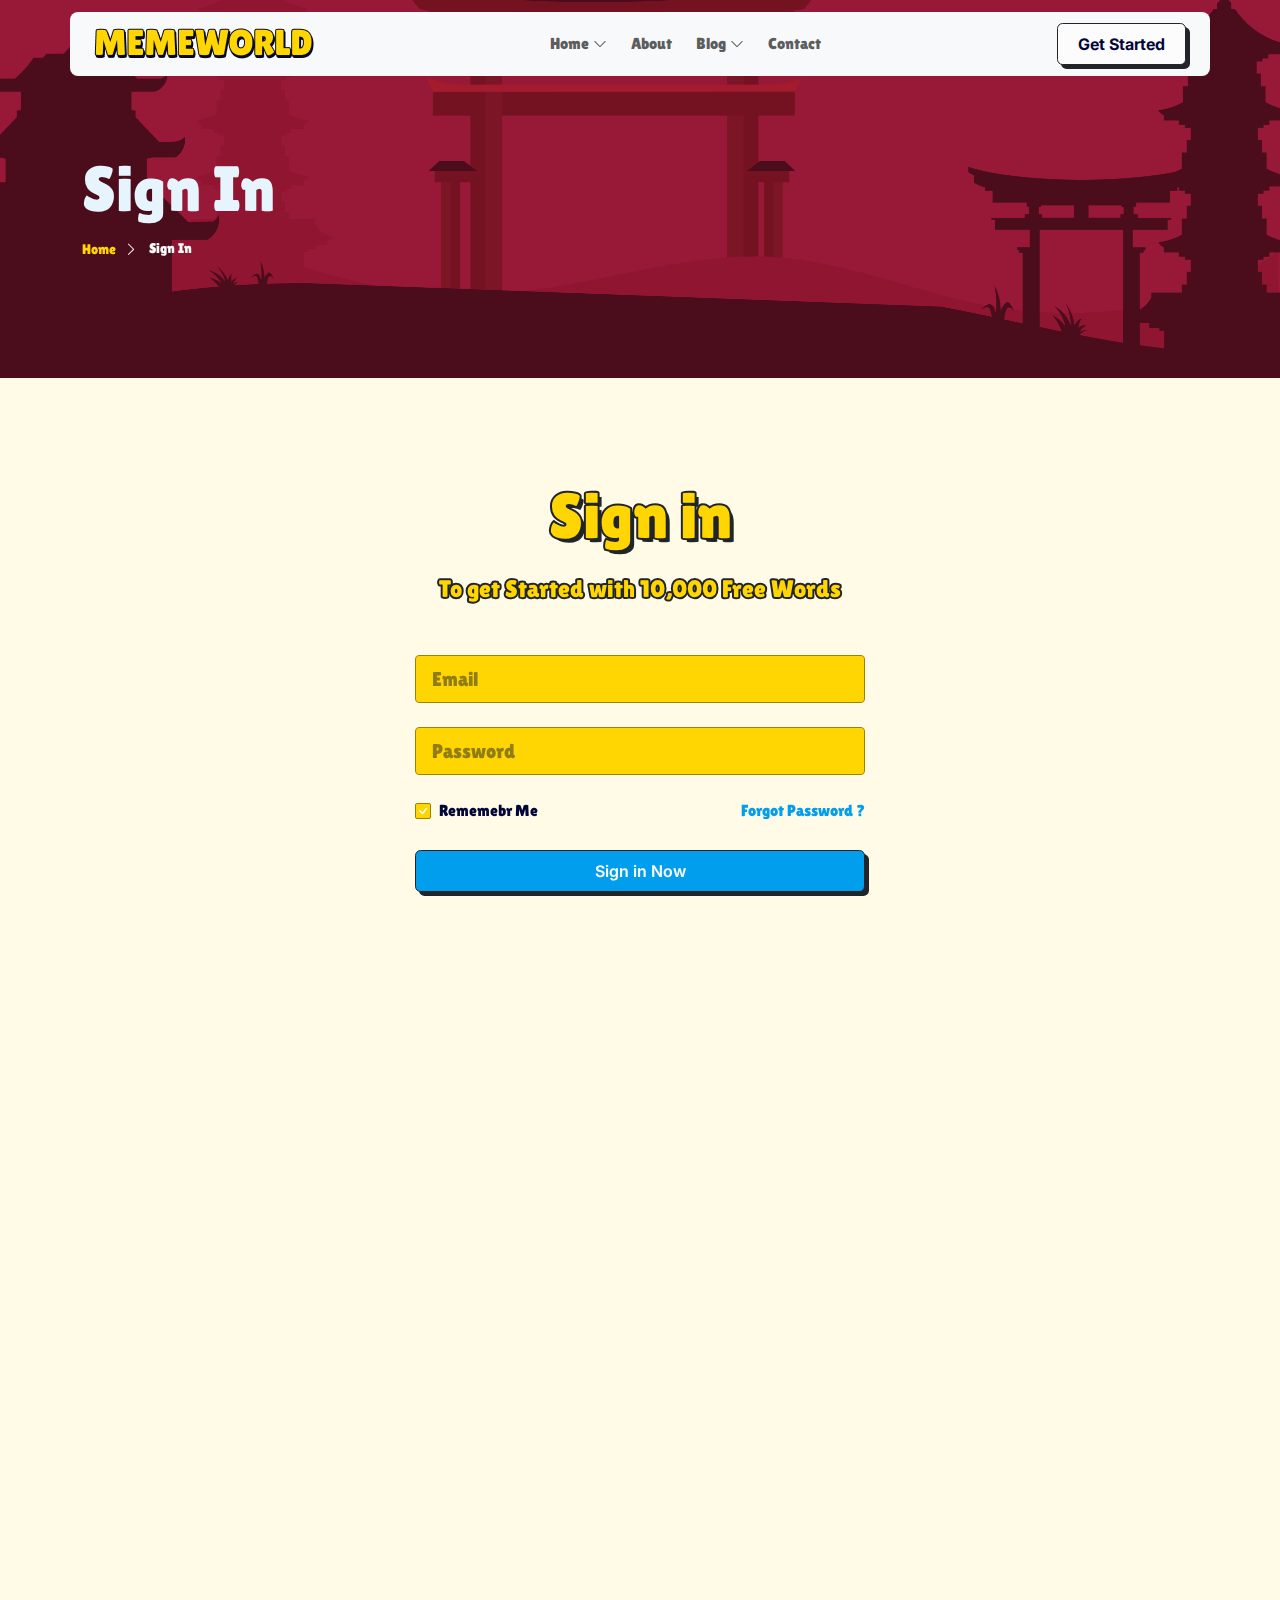
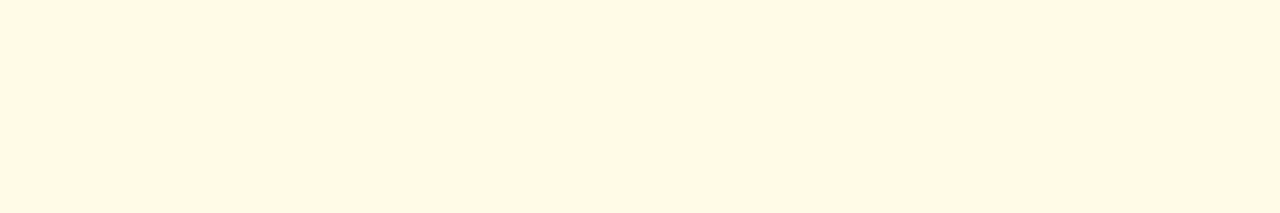
<file: sign-in.html>
<!DOCTYPE html>
<html lang="en" data-bs-theme="light">


<!-- Mirrored from memeworld.pixellyo.com/html/sign-in.html by HTTrack Website Copier/3.x [XR&CO'2014], Thu, 01 Jan 2026 13:12:12 GMT -->
<head>
    <meta charset="utf-8">
    <meta name="viewport" content="width=device-width, initial-scale=1.0">
    <meta name="description" content="Memeworld: A feature-rich HTML template for memecoin, crypto, and ICO projects. Modern design, responsive layout, and ready for Crypto Project">
    <meta name="keywords" content="memecoin, crypto, ico, html template, themeforest, meme coin, cryptocurrency, blockchain, token, landing page, web3, nft, decentralized, finance, investment">
    <meta name="author" content="bplugins">
    <title>Memeworld - Memecoin ICO &amp; Crypto HTML Template</title>
    <link rel="icon" href="assets/img/favicon.png" type="image/png">
    <link rel="stylesheet" href="assets/css/bootstrap.css">
    <link rel="stylesheet" href="assets/css/bootstrap-icons.css">
    <link rel="stylesheet" href="assets/css/simplebar.css">
    <link rel="stylesheet" href="assets/css/swiper-bundle.css">
    <link rel="stylesheet" href="assets/css/ff-1.css">
    <link rel="stylesheet" href="assets/css/ff-2.css">
    <link rel="stylesheet" href="assets/css/style.css">
</head>

<body class="bg-secondary-subtle overflow-x-hidden">
    <!-- Preloader -->
    <div class="preloader">
        <div class="pl">
            <div class="pl__coin">
                <div class="pl__coin-flare"></div>
                <div class="pl__coin-flare"></div>
                <div class="pl__coin-flare"></div>
                <div class="pl__coin-flare"></div>
                <div class="pl__coin-layers">
                    <div class="pl__coin-layer">
                        <div class="pl__coin-inscription"></div>
                    </div>
                    <div class="pl__coin-layer"></div>
                    <div class="pl__coin-layer"></div>
                    <div class="pl__coin-layer"></div>
                    <div class="pl__coin-layer">
                        <div class="pl__coin-inscription"></div>
                    </div>
                </div>
            </div>
            <div class="pl__shadow"></div>
        </div>
    </div>
    <!-- Preloader End -->
    <!-- Navbar  -->
    <header class="navbar navbar-expand-lg primary-header primary-header--light primary-header--boxed primary-header--fixed top-3 primary-header-crossed:top-0 primary-header-crossed:full-light">
        <div class="container align-items-lg-center">
            <!-- Logo -->
            <a class="logo" href="index.html">
                <img src="assets/img/logo-yellow.png" alt="image" class="logo__img logo__img--light">
            </a>
            <!-- Logo End-->
            <!-- Mobile Menu Toggler -->
            <button class="navbar-toggler border-0" type="button" data-bs-toggle="collapse" data-bs-target="#navbar0" aria-controls="navbar0" aria-expanded="false" aria-label="Toggle navigation">
                <iconify-icon icon="solar:hamburger-menu-line-duotone"></iconify-icon>
            </button>
            <!-- Mobile Menu Toggler End-->
            <!-- Menu -->
            <nav class="collapse navbar-collapse" id="navbar0">
                <ul class="navbar-nav flex-grow-1 justify-content-center mx-lg-4 mb-2 mb-lg-0">
                    <li class="nav-item has-sub-menu navigation-1">
                        <a class="nav-link" aria-current="page" href="#">Home</a>
                        <ul class="navigation-1__menu">
                            <li class="navigation-1__menu-list">
                                <a href="index.html" class="link navigation-1__menu-link"> Home 1 </a>
                            </li>
                            <li class="navigation-1__menu-list">
                                <a href="home-2.html" class="link navigation-1__menu-link"> Home 2 </a>
                            </li>
                            <li class="navigation-1__menu-list">
                                <a href="home-3.html" class="link navigation-1__menu-link"> Home 3 </a>
                            </li>
                        </ul>
                    </li>
                    <li class="nav-item">
                        <a class="nav-link" aria-current="page" href="about.html"> About </a>
                    </li>
                    <li class="nav-item has-sub-menu navigation-1">
                        <a class="nav-link" aria-current="page" href="#">Blog</a>
                        <ul class="navigation-1__menu">
                            <li class="navigation-1__menu-list">
                                <a href="blog.html" class="link navigation-1__menu-link"> Blog </a>
                            </li>
                            <li class="navigation-1__menu-list">
                                <a href="blog-details.html" class="link navigation-1__menu-link"> Blog Details </a>
                            </li>
                        </ul>
                    </li>
                    <li class="nav-item">
                        <a class="nav-link" aria-current="page" href="contact.html"> Contact </a>
                    </li>
                </ul>
                <div class="d-flex align-items-center gap-3 ms-lg-auto">
                    <a href="sign-in.html" class="btn btn-light fw-bold text-heading "> Get Started </a>
                </div>
            </nav>
            <!-- Menu End -->
        </div>
    </header>
    <!-- Navbar End -->
    <div id="smooth-wrapper">
        <div id="smooth-content">
            <!-- Banner -->
            <div class="banner bg-danger-emphasis">
                <div class="container">
                    <div class="row">
                        <div class="col-12">
                            <h2 class="h1 text-primary-subtle"> Sign In </h2>
                            <nav>
                                <ol class="breadcrumb breadcrumb-modifier">
                                    <li class="breadcrumb-item">
                                        <a href="#" class="link fs-14 text-secondary"> Home </a>
                                    </li>
                                    <li class="breadcrumb-item active fs-14"> Sign In </li>
                                </ol>
                            </nav>
                        </div>
                    </div>
                </div>
                <img src="assets/img/shape/hero-bg-2.png" alt="image" class="img-fluid w-100 position-absolute start-0 bottom-0 z-n1 pointer-none opacity-50">
            </div>
            <!-- Banner End -->
            <!-- Sign In  -->
            <div class="section-space-y">
                <div class="container">
                    <div class="row g-4 justify-content-center">
                        <div class="col-xl-6">
                            <div class="px-4 px-sm-12 px-lg-20 px-xl-12 text-center">
                                <h2 class="h1 mb-4 text-secondary text-stroke text-shadow"> Sign in </h2>
                                <p class="mb-12 fs-24 text-secondary text-stroke"> To get Started with 10,000 Free Words </p>
                                <form class="row g-4 mb-12">
                                    <div class="col-12">
                                        <input type="email" class="form-control form-control-lg bg-secondary border border-secondary-emphasis" placeholder="Email">
                                    </div>
                                    <div class="col-12">
                                        <input type="password" class="form-control form-control-lg bg-secondary border-secondary-emphasis" placeholder="Password">
                                    </div>
                                    <div class="col-sm-6 text-start">
                                        <div class="form-check form-check-modifier form-check--secondary">
                                            <input class="form-check-input border border-secondary-emphasis" type="checkbox" value="" id="rememberMe" checked="checked">
                                            <label class="form-check-label text-heading" for="rememberMe"> Rememebr Me </label>
                                        </div>
                                    </div>
                                    <div class="col-sm-6">
                                        <a href="forget-pass.html" class="link d-block text-sm-end fw-medium text-primary"> Forgot Password ? </a>
                                    </div>
                                    <div class="col-12">
                                        <button type="submit" class="btn btn-primary text-primary-darker fw-semibold justify-content-center w-100"> Sign in Now </button>
                                    </div>
                                </form>
                                <div class="mb-6 overflow-hidden text-center">
                                    <span class="position-relative text-splash text-splash--2x text-splash--dark d-inline-block ff-1 text-heading justify-content-center"> Or Login With </span>
                                </div>
                                <ul class="list list-row align-items-center justify-content-center gap-4 flex-wrap mb-6">
                                    <li>
                                        <a href="#" class="link d-inline-flex align-items-center gap-1 py-2 px-3 bg-light border border-dark shadow-sharp rounded text-heading hover:bg-secondary">
                                            <iconify-icon icon="bxl:facebook" class="fs-24"></iconify-icon>
                                            <span class="d-block flex-grow-1 fw-semibold"> Facebook </span>
                                        </a>
                                    </li>
                                    <li>
                                        <a href="#" class="link d-inline-flex align-items-center gap-1 py-2 px-3 bg-light border border-dark shadow-sharp rounded text-heading hover:bg-secondary">
                                            <iconify-icon icon="ri:google-fill" class="fs-24"></iconify-icon>
                                            <span class="d-block flex-grow-1 fw-semibold"> Google </span>
                                        </a>
                                    </li>
                                    <li>
                                        <a href="#" class="link d-inline-flex align-items-center gap-1 py-2 px-3 bg-light border border-dark shadow-sharp rounded text-heading hover:bg-secondary">
                                            <iconify-icon icon="ic:round-apple" class="fs-24"></iconify-icon>
                                            <span class="d-block flex-grow-1 fw-semibold"> Apple ID </span>
                                        </a>
                                    </li>
                                </ul>
                                <p class="mb-0 text-heading text-center"> Don't have an Account? <a href="sign-up.html" class="link d-inline-block fw-medium text-primary">Register</a>
                                </p>
                            </div>
                        </div>
                    </div>
                </div>
            </div>
            <!-- Sign In End -->
            <!-- Footer -->
            <div class="footer-1 section-space-top">
                <div class="container">
                    <div class="row">
                        <div class="col-12">
                            <div class="section-space-xsm-bottom bg-light rounded-top-5 px-4 px-sm-6 px-lg-12 px-xl-10 px-xxl-12">
                                <div class="section-space-md-y">
                                    <h2 class="mb-0 text-center text-danger text-stroke text-shadow fs-6vw"> MEMEWORLD </h2>
                                </div>
                                <div class="row g-4">
                                    <div class="col-xl-8">
                                        <div class="row g-4">
                                            <div class="col-md-5">
                                                <a class="logo d-inline-block mb-4" href="index.html">
                                                    <img src="assets/img/logo-dark.png" alt="image" class="logo__img logo__img--light">
                                                </a>
                                                <p class="mb-6 text-heading"> Trading cryptocurrencies is highly speculative, carries a high level of risk </p>
                                                <ul class="list list-row align-items-center flex-wrap gap-4">
                                                    <li>
                                                        <a href="#" class="btn btn-icon btn-light rounded-circle">
                                                            <iconify-icon icon="ri:facebook-fill"></iconify-icon>
                                                        </a>
                                                    </li>
                                                    <li>
                                                        <a href="#" class="btn btn-icon btn-light rounded-circle">
                                                            <iconify-icon icon="prime:twitter"></iconify-icon>
                                                        </a>
                                                    </li>
                                                    <li>
                                                        <a href="#" class="btn btn-icon btn-light rounded-circle">
                                                            <iconify-icon icon="uil:instagram"></iconify-icon>
                                                        </a>
                                                    </li>
                                                    <li>
                                                        <a href="#" class="btn btn-icon btn-light rounded-circle">
                                                            <iconify-icon icon="ri:linkedin-fill"></iconify-icon>
                                                        </a>
                                                    </li>
                                                </ul>
                                            </div>
                                            <div class="col-md-4">
                                                <h5 class="text-heading">QUICK LINKS</h5>
                                                <ul class="list gap-2">
                                                    <li>
                                                        <a href="index.html" class="link d-inline-block text-heading hover:text-danger"> HOME </a>
                                                    </li>
                                                    <li>
                                                        <a href="about.html" class="link d-inline-block text-heading hover:text-danger"> ABOUT US </a>
                                                    </li>
                                                    <li>
                                                        <a href="blog.html" class="link d-inline-block text-heading hover:text-danger"> BLOG </a>
                                                    </li>
                                                    <li>
                                                        <a href="contact.html" class="link d-inline-block text-heading hover:text-danger"> CONTACT </a>
                                                    </li>
                                                </ul>
                                            </div>
                                            <div class="col-md-3">
                                                <h5 class="text-heading">CONTACT</h5>
                                                <ul class="list gap-2">
                                                    <li>
                                                        <div class="d-flex align-items-center gap-2">
                                                            <iconify-icon icon="akar-icons:location" class="flex-shrink-0 fs-24"></iconify-icon>
                                                            <p class="mb-0 text-heading"> 2972 Westheimer Rd. Santa Ana </p>
                                                        </div>
                                                    </li>
                                                    <li>
                                                        <div class="d-flex align-items-center gap-2">
                                                            <iconify-icon icon="mynaui:telephone-call" class="flex-shrink-0 fs-24"></iconify-icon>
                                                            <p class="mb-0 text-heading"> +123 387945671 </p>
                                                        </div>
                                                    </li>
                                                    <li>
                                                        <div class="d-flex align-items-center gap-2">
                                                            <iconify-icon icon="basil:envelope-outline" class="flex-shrink-0 fs-24"></iconify-icon>
                                                            <p class="mb-0 text-heading"> info@example.com </p>
                                                        </div>
                                                    </li>
                                                </ul>
                                            </div>
                                        </div>
                                    </div>
                                    <div class="col-xl-4">
                                        <div class="p-8 rounded-4 bg-danger-subtle">
                                            <h5 class="text-heading">DON'T MISS MEMEWORLD NEWS</h5>
                                            <div class="d-flex align-items-center p-2 rounded bg-light border border-1x border-dark shadow-sharp max-text-14">
                                                <input type="text" class="form-control form-control-sm border-0 text-dark fs-18" placeholder="ENTER YOUR EMAIL">
                                                <button type="button" class="btn btn-sm btn-secondary ff-1"> SUBSCRIBE </button>
                                            </div>
                                        </div>
                                    </div>
                                </div>
                                <hr class="my-6" />
                                <div class="row g-4 justify-content-center align-items-center">
                                    <div class="col-lg-5">
                                        <p class="mb-0 fs-18 text-dark text-center text-lg-start"> &copy; Memeworld 2025. All rights reserved </p>
                                    </div>
                                    <div class="col-lg-7">
                                        <ul class="list list-row gap-4 flex-wrap justify-content-center justify-content-lg-end">
                                            <li>
                                                <a href="privacy-policy.html" class="link fs-18 text-dark hover:text-primary"> Privacy Policy </a>
                                            </li>
                                            <li>
                                                <a href="terms.html" class="link fs-18 text-dark hover:text-primary"> Terms of Use </a>
                                            </li>
                                        </ul>
                                    </div>
                                </div>
                            </div>
                        </div>
                    </div>
                </div>
            </div>
            <!-- Footer End -->
        </div>
    </div>
    <!-- Scripts -->
    <script src="assets/js/bootstrap.bundle.js"></script>
    <script src="assets/js/iconify.js"></script>
    <script src="assets/js/simplebar.js"></script>
    <script src="assets/js/gsap.min.js"></script>
    <script src="assets/js/ScrollSmoother.min.js"></script>
    <script src="assets/js/ScrollTrigger.min.js"></script>
    <script src="assets/js/ScrollToPlugin.min.js"></script>
    <script src="assets/js/SplitText.min.js"></script>
    <script src="assets/js/Flip.min.js"></script>
    <script src="assets/js/app.js"></script>
</body>


<!-- Mirrored from memeworld.pixellyo.com/html/sign-in.html by HTTrack Website Copier/3.x [XR&CO'2014], Thu, 01 Jan 2026 13:12:14 GMT -->
</html>
</file>
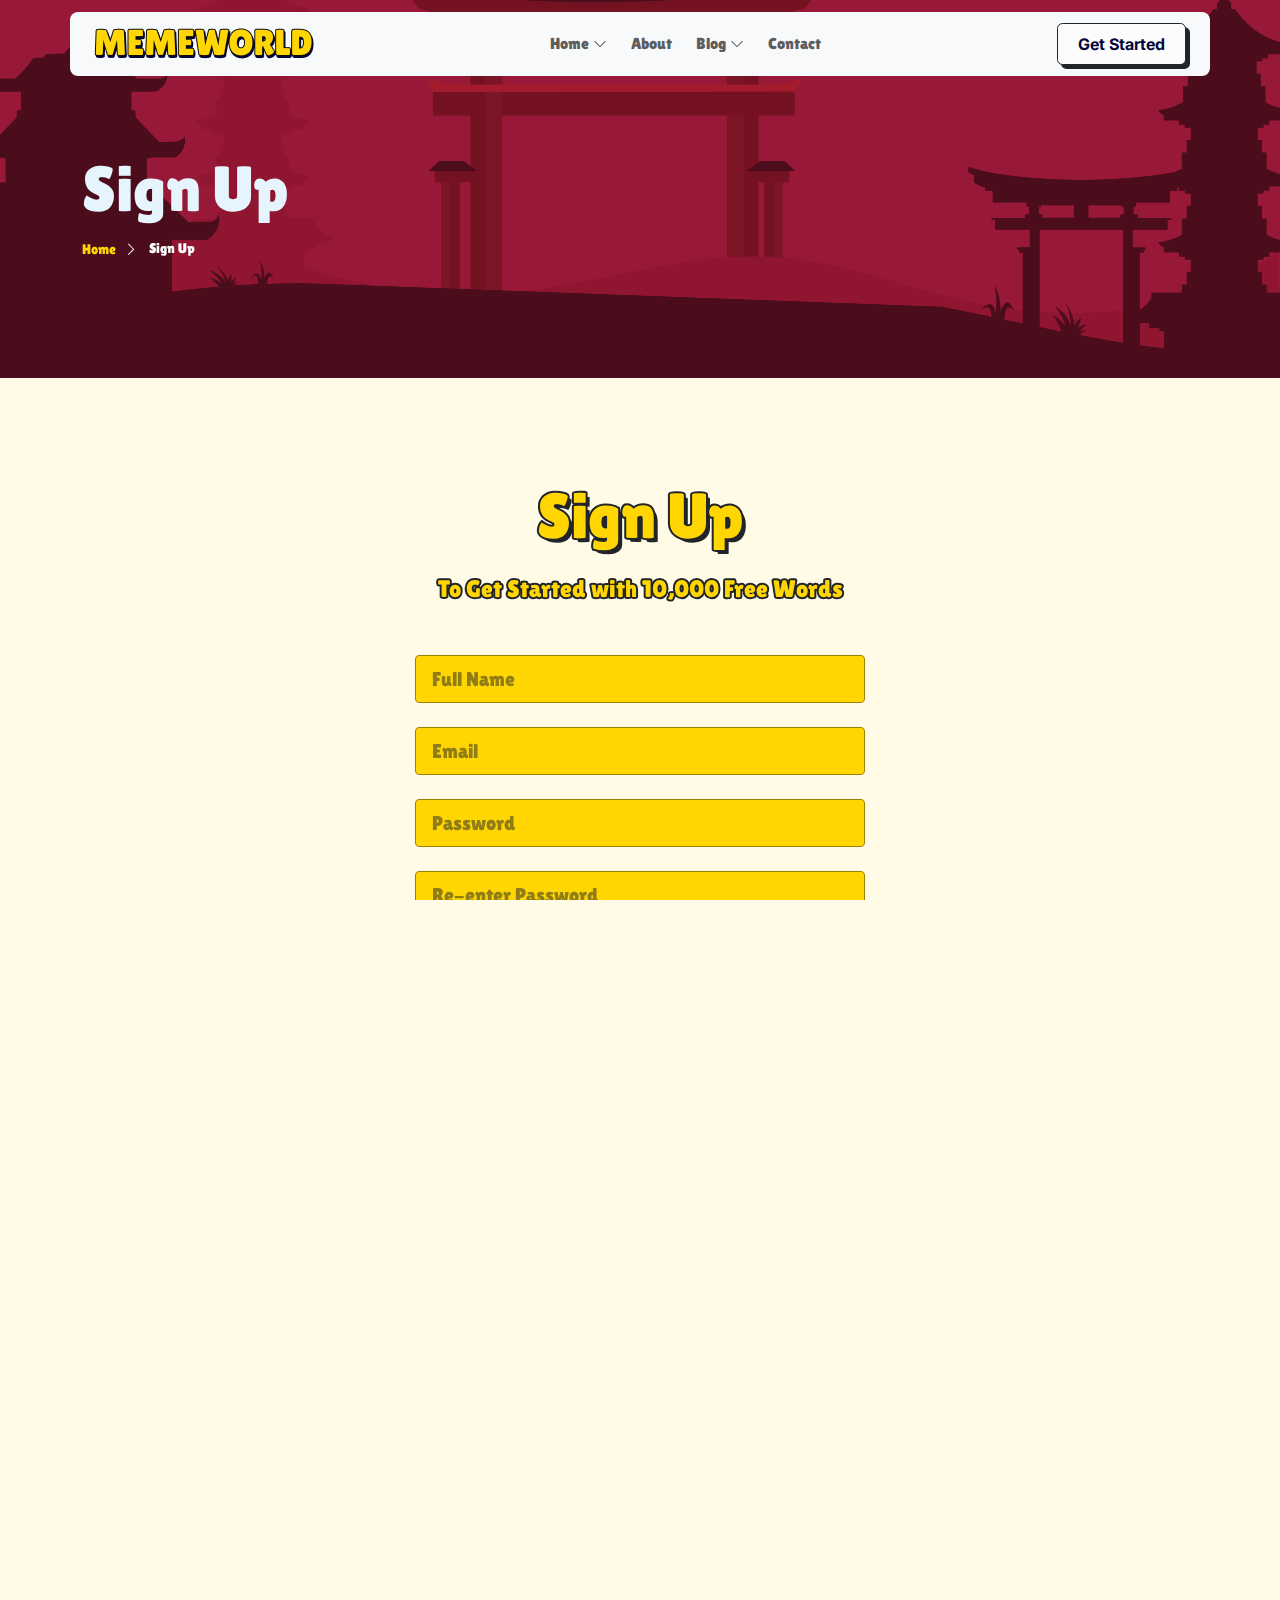
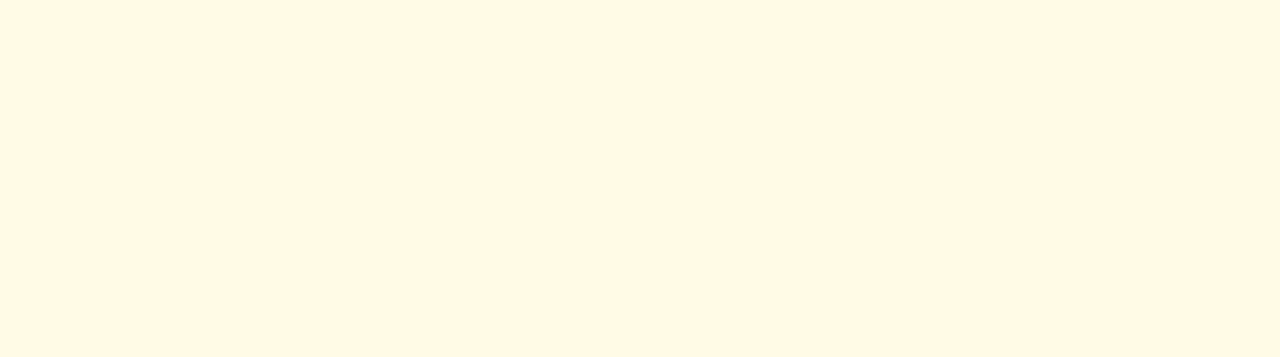
<file: sign-up.html>
<!DOCTYPE html>
<html lang="en" data-bs-theme="light">


<!-- Mirrored from memeworld.pixellyo.com/html/sign-up.html by HTTrack Website Copier/3.x [XR&CO'2014], Thu, 01 Jan 2026 13:12:24 GMT -->
<head>
    <meta charset="utf-8">
    <meta name="viewport" content="width=device-width, initial-scale=1.0">
    <meta name="description" content="Memeworld: A feature-rich HTML template for memecoin, crypto, and ICO projects. Modern design, responsive layout, and ready for Crypto Project">
    <meta name="keywords" content="memecoin, crypto, ico, html template, themeforest, meme coin, cryptocurrency, blockchain, token, landing page, web3, nft, decentralized, finance, investment">
    <meta name="author" content="bplugins">
    <title>Memeworld - Memecoin ICO &amp; Crypto HTML Template</title>
    <link rel="icon" href="assets/img/favicon.png" type="image/png">
    <link rel="stylesheet" href="assets/css/bootstrap.css">
    <link rel="stylesheet" href="assets/css/bootstrap-icons.css">
    <link rel="stylesheet" href="assets/css/simplebar.css">
    <link rel="stylesheet" href="assets/css/swiper-bundle.css">
    <link rel="stylesheet" href="assets/css/ff-1.css">
    <link rel="stylesheet" href="assets/css/ff-2.css">
    <link rel="stylesheet" href="assets/css/style.css">
</head>

<body class="bg-secondary-subtle overflow-x-hidden">
    <!-- Preloader -->
    <div class="preloader">
        <div class="pl">
            <div class="pl__coin">
                <div class="pl__coin-flare"></div>
                <div class="pl__coin-flare"></div>
                <div class="pl__coin-flare"></div>
                <div class="pl__coin-flare"></div>
                <div class="pl__coin-layers">
                    <div class="pl__coin-layer">
                        <div class="pl__coin-inscription"></div>
                    </div>
                    <div class="pl__coin-layer"></div>
                    <div class="pl__coin-layer"></div>
                    <div class="pl__coin-layer"></div>
                    <div class="pl__coin-layer">
                        <div class="pl__coin-inscription"></div>
                    </div>
                </div>
            </div>
            <div class="pl__shadow"></div>
        </div>
    </div>
    <!-- Preloader End -->
    <!-- Navbar  -->
    <header class="navbar navbar-expand-lg primary-header primary-header--light primary-header--boxed primary-header--fixed top-3 primary-header-crossed:top-0 primary-header-crossed:full-light">
        <div class="container align-items-lg-center">
            <!-- Logo -->
            <a class="logo" href="index.html">
                <img src="assets/img/logo-yellow.png" alt="image" class="logo__img logo__img--light">
            </a>
            <!-- Logo End-->
            <!-- Mobile Menu Toggler -->
            <button class="navbar-toggler border-0" type="button" data-bs-toggle="collapse" data-bs-target="#navbar0" aria-controls="navbar0" aria-expanded="false" aria-label="Toggle navigation">
                <iconify-icon icon="solar:hamburger-menu-line-duotone"></iconify-icon>
            </button>
            <!-- Mobile Menu Toggler End-->
            <!-- Menu -->
            <nav class="collapse navbar-collapse" id="navbar0">
                <ul class="navbar-nav flex-grow-1 justify-content-center mx-lg-4 mb-2 mb-lg-0">
                    <li class="nav-item has-sub-menu navigation-1">
                        <a class="nav-link" aria-current="page" href="#">Home</a>
                        <ul class="navigation-1__menu">
                            <li class="navigation-1__menu-list">
                                <a href="index.html" class="link navigation-1__menu-link"> Home 1 </a>
                            </li>
                            <li class="navigation-1__menu-list">
                                <a href="home-2.html" class="link navigation-1__menu-link"> Home 2 </a>
                            </li>
                            <li class="navigation-1__menu-list">
                                <a href="home-3.html" class="link navigation-1__menu-link"> Home 3 </a>
                            </li>
                        </ul>
                    </li>
                    <li class="nav-item">
                        <a class="nav-link" aria-current="page" href="about.html"> About </a>
                    </li>
                    <li class="nav-item has-sub-menu navigation-1">
                        <a class="nav-link" aria-current="page" href="#">Blog</a>
                        <ul class="navigation-1__menu">
                            <li class="navigation-1__menu-list">
                                <a href="blog.html" class="link navigation-1__menu-link"> Blog </a>
                            </li>
                            <li class="navigation-1__menu-list">
                                <a href="blog-details.html" class="link navigation-1__menu-link"> Blog Details </a>
                            </li>
                        </ul>
                    </li>
                    <li class="nav-item">
                        <a class="nav-link" aria-current="page" href="contact.html"> Contact </a>
                    </li>
                </ul>
                <div class="d-flex align-items-center gap-3 ms-lg-auto">
                    <a href="sign-in.html" class="btn btn-light fw-bold text-heading "> Get Started </a>
                </div>
            </nav>
            <!-- Menu End -->
        </div>
    </header>
    <!-- Navbar End -->
    <div id="smooth-wrapper">
        <div id="smooth-content">
            <!-- Banner -->
            <div class="banner bg-danger-emphasis">
                <div class="container">
                    <div class="row">
                        <div class="col-12">
                            <h2 class="h1 text-primary-subtle"> Sign Up </h2>
                            <nav>
                                <ol class="breadcrumb breadcrumb-modifier">
                                    <li class="breadcrumb-item">
                                        <a href="#" class="link fs-14 text-secondary"> Home </a>
                                    </li>
                                    <li class="breadcrumb-item active fs-14"> Sign Up </li>
                                </ol>
                            </nav>
                        </div>
                    </div>
                </div>
                <img src="assets/img/shape/hero-bg-2.png" alt="image" class="img-fluid w-100 position-absolute start-0 bottom-0 z-n1 pointer-none opacity-50">
            </div>
            <!-- Banner End -->
            <!-- Sign Up  -->
            <div class="section-space-y">
                <div class="container">
                    <div class="row g-4 justify-content-center">
                        <div class="col-xl-6">
                            <div class="px-4 px-sm-12 px-lg-20 px-xl-12 text-center">
                                <h2 class="h1 mb-4 text-secondary text-stroke text-shadow"> Sign Up </h2>
                                <p class="mb-12 fs-24 text-secondary text-stroke"> To Get Started with 10,000 Free Words </p>
                                <form class="row g-4 mb-12">
                                    <div class="col-12">
                                        <input type="text" class="form-control form-control-lg bg-secondary border border-secondary-emphasis" placeholder="Full Name">
                                    </div>
                                    <div class="col-12">
                                        <input type="email" class="form-control form-control-lg bg-secondary border border-secondary-emphasis" placeholder="Email">
                                    </div>
                                    <div class="col-12">
                                        <input type="password" class="form-control form-control-lg bg-secondary border-secondary-emphasis" placeholder="Password">
                                    </div>
                                    <div class="col-12">
                                        <input type="password" class="form-control form-control-lg bg-secondary border-secondary-emphasis" placeholder="Re-enter Password">
                                    </div>
                                    <div class="col-sm-6 text-start">
                                        <div class="form-check form-check-modifier form-check--secondary">
                                            <input class="form-check-input border border-secondary-emphasis" type="checkbox" value="" id="rememberMe" checked="checked">
                                            <label class="form-check-label text-heading" for="rememberMe"> Rememebr Me </label>
                                        </div>
                                    </div>
                                    <div class="col-sm-6">
                                        <a href="forget-pass.html" class="link d-block text-sm-end fw-medium text-primary"> Forgot Password ? </a>
                                    </div>
                                    <div class="col-12">
                                        <button type="submit" class="btn btn-primary text-primary-darker fw-semibold justify-content-center w-100"> Create Account </button>
                                    </div>
                                </form>
                                <div class="mb-6 overflow-hidden text-center">
                                    <span class="position-relative text-splash text-splash--2x text-splash--dark d-inline-block ff-1 text-heading justify-content-center"> Or Login With </span>
                                </div>
                                <ul class="list list-row align-items-center justify-content-center gap-4 flex-wrap mb-6">
                                    <li>
                                        <a href="#" class="link d-inline-flex align-items-center gap-1 py-2 px-3 bg-light border border-dark shadow-sharp rounded text-heading hover:bg-secondary">
                                            <iconify-icon icon="bxl:facebook" class="fs-24"></iconify-icon>
                                            <span class="d-block flex-grow-1 fw-semibold"> Facebook </span>
                                        </a>
                                    </li>
                                    <li>
                                        <a href="#" class="link d-inline-flex align-items-center gap-1 py-2 px-3 bg-light border border-dark shadow-sharp rounded text-heading hover:bg-secondary">
                                            <iconify-icon icon="ri:google-fill" class="fs-24"></iconify-icon>
                                            <span class="d-block flex-grow-1 fw-semibold"> Google </span>
                                        </a>
                                    </li>
                                    <li>
                                        <a href="#" class="link d-inline-flex align-items-center gap-1 py-2 px-3 bg-light border border-dark shadow-sharp rounded text-heading hover:bg-secondary">
                                            <iconify-icon icon="ic:round-apple" class="fs-24"></iconify-icon>
                                            <span class="d-block flex-grow-1 fw-semibold"> Apple ID </span>
                                        </a>
                                    </li>
                                </ul>
                                <p class="mb-0 text-heading text-center"> Allready have an Account? <a href="sign-in.html" class="link d-inline-block fw-medium text-primary"> Log In </a>
                                </p>
                            </div>
                        </div>
                    </div>
                </div>
            </div>
            <!-- Sign Up End -->
            <!-- Footer -->
            <div class="footer-1 section-space-top">
                <div class="container">
                    <div class="row">
                        <div class="col-12">
                            <div class="section-space-xsm-bottom bg-light rounded-top-5 px-4 px-sm-6 px-lg-12 px-xl-10 px-xxl-12">
                                <div class="section-space-md-y">
                                    <h2 class="mb-0 text-center text-danger text-stroke text-shadow fs-6vw"> MEMEWORLD </h2>
                                </div>
                                <div class="row g-4">
                                    <div class="col-xl-8">
                                        <div class="row g-4">
                                            <div class="col-md-5">
                                                <a class="logo d-inline-block mb-4" href="index.html">
                                                    <img src="assets/img/logo-dark.png" alt="image" class="logo__img logo__img--light">
                                                </a>
                                                <p class="mb-6 text-heading"> Trading cryptocurrencies is highly speculative, carries a high level of risk </p>
                                                <ul class="list list-row align-items-center flex-wrap gap-4">
                                                    <li>
                                                        <a href="#" class="btn btn-icon btn-light rounded-circle">
                                                            <iconify-icon icon="ri:facebook-fill"></iconify-icon>
                                                        </a>
                                                    </li>
                                                    <li>
                                                        <a href="#" class="btn btn-icon btn-light rounded-circle">
                                                            <iconify-icon icon="prime:twitter"></iconify-icon>
                                                        </a>
                                                    </li>
                                                    <li>
                                                        <a href="#" class="btn btn-icon btn-light rounded-circle">
                                                            <iconify-icon icon="uil:instagram"></iconify-icon>
                                                        </a>
                                                    </li>
                                                    <li>
                                                        <a href="#" class="btn btn-icon btn-light rounded-circle">
                                                            <iconify-icon icon="ri:linkedin-fill"></iconify-icon>
                                                        </a>
                                                    </li>
                                                </ul>
                                            </div>
                                            <div class="col-md-4">
                                                <h5 class="text-heading">QUICK LINKS</h5>
                                                <ul class="list gap-2">
                                                    <li>
                                                        <a href="index.html" class="link d-inline-block text-heading hover:text-danger"> HOME </a>
                                                    </li>
                                                    <li>
                                                        <a href="about.html" class="link d-inline-block text-heading hover:text-danger"> ABOUT US </a>
                                                    </li>
                                                    <li>
                                                        <a href="blog.html" class="link d-inline-block text-heading hover:text-danger"> BLOG </a>
                                                    </li>
                                                    <li>
                                                        <a href="contact.html" class="link d-inline-block text-heading hover:text-danger"> CONTACT </a>
                                                    </li>
                                                </ul>
                                            </div>
                                            <div class="col-md-3">
                                                <h5 class="text-heading">CONTACT</h5>
                                                <ul class="list gap-2">
                                                    <li>
                                                        <div class="d-flex align-items-center gap-2">
                                                            <iconify-icon icon="akar-icons:location" class="flex-shrink-0 fs-24"></iconify-icon>
                                                            <p class="mb-0 text-heading"> 2972 Westheimer Rd. Santa Ana </p>
                                                        </div>
                                                    </li>
                                                    <li>
                                                        <div class="d-flex align-items-center gap-2">
                                                            <iconify-icon icon="mynaui:telephone-call" class="flex-shrink-0 fs-24"></iconify-icon>
                                                            <p class="mb-0 text-heading"> +123 387945671 </p>
                                                        </div>
                                                    </li>
                                                    <li>
                                                        <div class="d-flex align-items-center gap-2">
                                                            <iconify-icon icon="basil:envelope-outline" class="flex-shrink-0 fs-24"></iconify-icon>
                                                            <p class="mb-0 text-heading"> info@example.com </p>
                                                        </div>
                                                    </li>
                                                </ul>
                                            </div>
                                        </div>
                                    </div>
                                    <div class="col-xl-4">
                                        <div class="p-8 rounded-4 bg-danger-subtle">
                                            <h5 class="text-heading">DON'T MISS MEMEWORLD NEWS</h5>
                                            <div class="d-flex align-items-center p-2 rounded bg-light border border-1x border-dark shadow-sharp max-text-14">
                                                <input type="text" class="form-control form-control-sm border-0 text-dark fs-18" placeholder="ENTER YOUR EMAIL">
                                                <button type="button" class="btn btn-sm btn-secondary ff-1"> SUBSCRIBE </button>
                                            </div>
                                        </div>
                                    </div>
                                </div>
                                <hr class="my-6" />
                                <div class="row g-4 justify-content-center align-items-center">
                                    <div class="col-lg-5">
                                        <p class="mb-0 fs-18 text-dark text-center text-lg-start"> &copy; Memeworld 2025. All rights reserved </p>
                                    </div>
                                    <div class="col-lg-7">
                                        <ul class="list list-row gap-4 flex-wrap justify-content-center justify-content-lg-end">
                                            <li>
                                                <a href="privacy-policy.html" class="link fs-18 text-dark hover:text-primary"> Privacy Policy </a>
                                            </li>
                                            <li>
                                                <a href="terms.html" class="link fs-18 text-dark hover:text-primary"> Terms of Use </a>
                                            </li>
                                        </ul>
                                    </div>
                                </div>
                            </div>
                        </div>
                    </div>
                </div>
            </div>
            <!-- Footer End -->
        </div>
    </div>
    <!-- Scripts -->
    <script src="assets/js/bootstrap.bundle.js"></script>
    <script src="assets/js/iconify.js"></script>
    <script src="assets/js/simplebar.js"></script>
    <script src="assets/js/gsap.min.js"></script>
    <script src="assets/js/ScrollSmoother.min.js"></script>
    <script src="assets/js/ScrollTrigger.min.js"></script>
    <script src="assets/js/ScrollToPlugin.min.js"></script>
    <script src="assets/js/SplitText.min.js"></script>
    <script src="assets/js/Flip.min.js"></script>
    <script src="assets/js/app.js"></script>
</body>


<!-- Mirrored from memeworld.pixellyo.com/html/sign-up.html by HTTrack Website Copier/3.x [XR&CO'2014], Thu, 01 Jan 2026 13:12:24 GMT -->
</html>
</file>
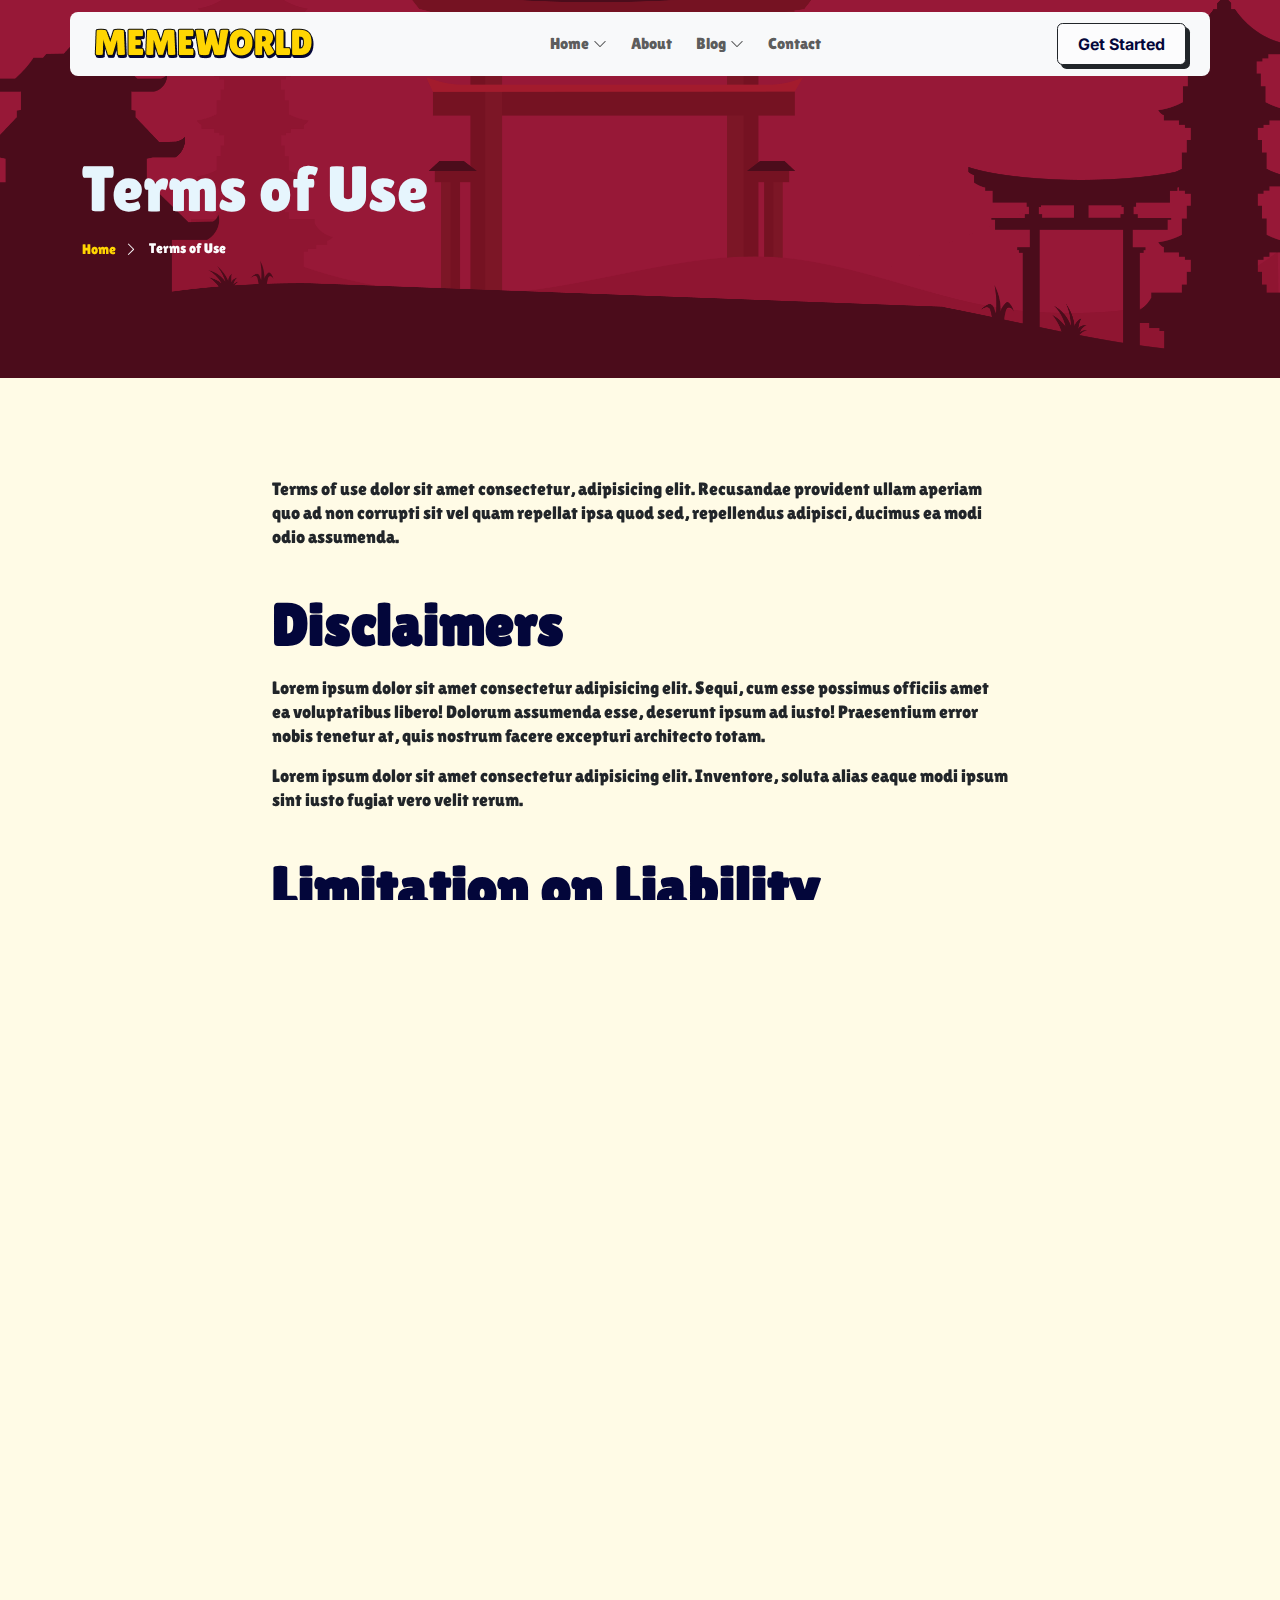
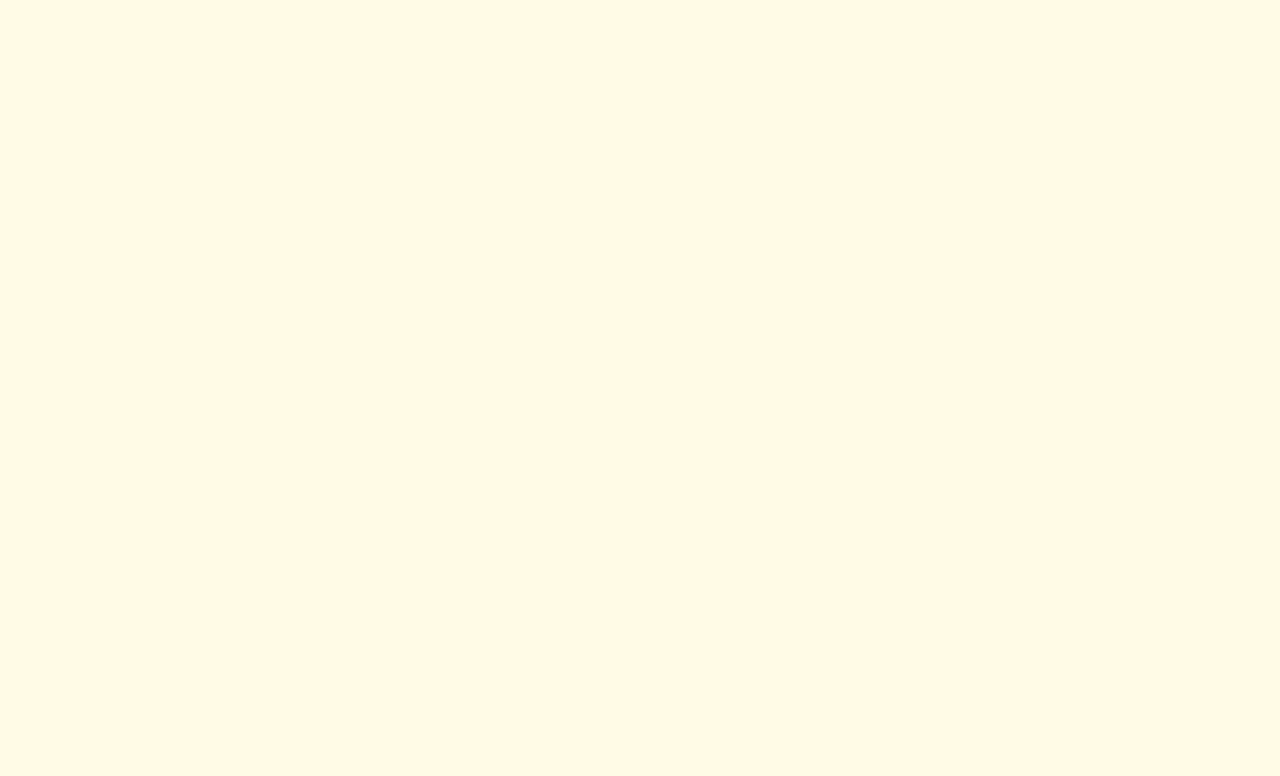
<file: terms.html>
<!DOCTYPE html>
<html lang="en" data-bs-theme="light">


<!-- Mirrored from memeworld.pixellyo.com/html/terms.html by HTTrack Website Copier/3.x [XR&CO'2014], Thu, 01 Jan 2026 13:12:17 GMT -->
<head>
    <meta charset="utf-8">
    <meta name="viewport" content="width=device-width, initial-scale=1.0">
    <meta name="description" content="Memeworld: A feature-rich HTML template for memecoin, crypto, and ICO projects. Modern design, responsive layout, and ready for Crypto Project">
    <meta name="keywords" content="memecoin, crypto, ico, html template, themeforest, meme coin, cryptocurrency, blockchain, token, landing page, web3, nft, decentralized, finance, investment">
    <meta name="author" content="bplugins">
    <title>Memeworld - Memecoin ICO &amp; Crypto HTML Template</title>
    <link rel="icon" href="assets/img/favicon.png" type="image/png">
    <link rel="stylesheet" href="assets/css/bootstrap.css">
    <link rel="stylesheet" href="assets/css/bootstrap-icons.css">
    <link rel="stylesheet" href="assets/css/simplebar.css">
    <link rel="stylesheet" href="assets/css/swiper-bundle.css">
    <link rel="stylesheet" href="assets/css/ff-1.css">
    <link rel="stylesheet" href="assets/css/ff-2.css">
    <link rel="stylesheet" href="assets/css/style.css">
</head>

<body class="bg-secondary-subtle overflow-x-hidden">
    <!-- Preloader -->
    <div class="preloader">
        <div class="pl">
            <div class="pl__coin">
                <div class="pl__coin-flare"></div>
                <div class="pl__coin-flare"></div>
                <div class="pl__coin-flare"></div>
                <div class="pl__coin-flare"></div>
                <div class="pl__coin-layers">
                    <div class="pl__coin-layer">
                        <div class="pl__coin-inscription"></div>
                    </div>
                    <div class="pl__coin-layer"></div>
                    <div class="pl__coin-layer"></div>
                    <div class="pl__coin-layer"></div>
                    <div class="pl__coin-layer">
                        <div class="pl__coin-inscription"></div>
                    </div>
                </div>
            </div>
            <div class="pl__shadow"></div>
        </div>
    </div>
    <!-- Preloader End -->
    <!-- Navbar  -->
    <header class="navbar navbar-expand-lg primary-header primary-header--light primary-header--boxed primary-header--fixed top-3 primary-header-crossed:top-0 primary-header-crossed:full-light">
        <div class="container align-items-lg-center">
            <!-- Logo -->
            <a class="logo" href="index.html">
                <img src="assets/img/logo-yellow.png" alt="image" class="logo__img logo__img--light">
            </a>
            <!-- Logo End-->
            <!-- Mobile Menu Toggler -->
            <button class="navbar-toggler border-0" type="button" data-bs-toggle="collapse" data-bs-target="#navbar0" aria-controls="navbar0" aria-expanded="false" aria-label="Toggle navigation">
                <iconify-icon icon="solar:hamburger-menu-line-duotone"></iconify-icon>
            </button>
            <!-- Mobile Menu Toggler End-->
            <!-- Menu -->
            <nav class="collapse navbar-collapse" id="navbar0">
                <ul class="navbar-nav flex-grow-1 justify-content-center mx-lg-4 mb-2 mb-lg-0">
                    <li class="nav-item has-sub-menu navigation-1">
                        <a class="nav-link" aria-current="page" href="#">Home</a>
                        <ul class="navigation-1__menu">
                            <li class="navigation-1__menu-list">
                                <a href="index.html" class="link navigation-1__menu-link"> Home 1 </a>
                            </li>
                            <li class="navigation-1__menu-list">
                                <a href="home-2.html" class="link navigation-1__menu-link"> Home 2 </a>
                            </li>
                            <li class="navigation-1__menu-list">
                                <a href="home-3.html" class="link navigation-1__menu-link"> Home 3 </a>
                            </li>
                        </ul>
                    </li>
                    <li class="nav-item">
                        <a class="nav-link" aria-current="page" href="about.html"> About </a>
                    </li>
                    <li class="nav-item has-sub-menu navigation-1">
                        <a class="nav-link" aria-current="page" href="#">Blog</a>
                        <ul class="navigation-1__menu">
                            <li class="navigation-1__menu-list">
                                <a href="blog.html" class="link navigation-1__menu-link"> Blog </a>
                            </li>
                            <li class="navigation-1__menu-list">
                                <a href="blog-details.html" class="link navigation-1__menu-link"> Blog Details </a>
                            </li>
                        </ul>
                    </li>
                    <li class="nav-item">
                        <a class="nav-link" aria-current="page" href="contact.html"> Contact </a>
                    </li>
                </ul>
                <div class="d-flex align-items-center gap-3 ms-lg-auto">
                    <a href="sign-in.html" class="btn btn-light fw-bold text-heading "> Get Started </a>
                </div>
            </nav>
            <!-- Menu End -->
        </div>
    </header>
    <!-- Navbar End -->
    <div id="smooth-wrapper">
        <div id="smooth-content">
            <!-- Banner -->
            <div class="banner bg-danger-emphasis">
                <div class="container">
                    <div class="row">
                        <div class="col-12">
                            <h2 class="h1 text-primary-subtle"> Terms of Use </h2>
                            <nav>
                                <ol class="breadcrumb breadcrumb-modifier">
                                    <li class="breadcrumb-item">
                                        <a href="#" class="link fs-14 text-secondary"> Home </a>
                                    </li>
                                    <li class="breadcrumb-item active fs-14"> Terms of Use </li>
                                </ol>
                            </nav>
                        </div>
                    </div>
                </div>
                <img src="assets/img/shape/hero-bg-2.png" alt="image" class="img-fluid w-100 position-absolute start-0 bottom-0 z-n1 pointer-none opacity-50">
            </div>
            <!-- Banner End -->
            <!-- Terms Of Use  -->
            <div class="section-space-y">
                <div class="container">
                    <div class="row justify-content-center">
                        <div class="col-lg-10 col-xl-8">
                            <div class="section-space-sm-bottom">
                                <p class="mb-0 fs-18"> Terms of use dolor sit amet consectetur, adipisicing elit. Recusandae provident ullam aperiam quo ad non corrupti sit vel quam repellat ipsa quod sed, repellendus adipisci, ducimus ea modi odio assumenda. </p>
                            </div>
                            <div class="section-space-sm-bottom">
                                <h2>Disclaimers</h2>
                                <p class="fs-18"> Lorem ipsum dolor sit amet consectetur adipisicing elit. Sequi, cum esse possimus officiis amet ea voluptatibus libero! Dolorum assumenda esse, deserunt ipsum ad iusto! Praesentium error nobis tenetur at, quis nostrum facere excepturi architecto totam. </p>
                                <p class="mb-0 fs-18"> Lorem ipsum dolor sit amet consectetur adipisicing elit. Inventore, soluta alias eaque modi ipsum sint iusto fugiat vero velit rerum. </p>
                            </div>
                            <div class="section-space-sm-bottom">
                                <h2>Limitation on Liability</h2>
                                <p class="fs-18"> Sequi, cum esse possimus officiis amet ea voluptatibus libero! Dolorum assumenda esse, deserunt ipsum ad iusto! Praesentium error nobis tenetur at, quis nostrum facere excepturi architecto totam. </p>
                                <p class="mb-0 fs-18"> Lorem ipsum dolor sit amet consectetur adipisicing elit. Inventore, soluta alias eaque modi ipsum sint iusto fugiat vero velit rerum. </p>
                            </div>
                            <div class="section-space-sm-bottom">
                                <h2>Copyright Policy</h2>
                                <p class="fs-18"> Dolor cum esse possimus officiis amet ea voluptatibus libero! Dolorum assumenda esse, deserunt ipsum ad iusto! Praesentium error nobis tenetur at, quis nostrum facere excepturi architecto totam. </p>
                                <p class="mb-0 fs-18"> Lorem ipsum dolor sit amet consectetur adipisicing elit. Inventore, soluta alias eaque modi ipsum sint iusto fugiat vero velit rerum. </p>
                            </div>
                            <div class="section-space-sm-bottom">
                                <h2>General</h2>
                                <p class="fs-18"> Sit cum esse possimus officiis amet ea voluptatibus libero! Dolorum assumenda esse, deserunt ipsum ad iusto! Praesentium error nobis tenetur at, quis nostrum facere excepturi architecto totam. </p>
                                <p class="mb-0 fs-18"> Lorem ipsum dolor sit amet consectetur adipisicing elit. Inventore, soluta alias eaque modi ipsum sint iusto fugiat vero velit rerum. </p>
                            </div>
                        </div>
                    </div>
                </div>
            </div>
            <!-- Terms Of Use End -->
            <!-- Footer -->
            <div class="footer-1 section-space-top">
                <div class="container">
                    <div class="row">
                        <div class="col-12">
                            <div class="section-space-xsm-bottom bg-light rounded-top-5 px-4 px-sm-6 px-lg-12 px-xl-10 px-xxl-12">
                                <div class="section-space-md-y">
                                    <h2 class="mb-0 text-center text-danger text-stroke text-shadow fs-6vw"> MEMEWORLD </h2>
                                </div>
                                <div class="row g-4">
                                    <div class="col-xl-8">
                                        <div class="row g-4">
                                            <div class="col-md-5">
                                                <a class="logo d-inline-block mb-4" href="index.html">
                                                    <img src="assets/img/logo-dark.png" alt="image" class="logo__img logo__img--light">
                                                </a>
                                                <p class="mb-6 text-heading"> Trading cryptocurrencies is highly speculative, carries a high level of risk </p>
                                                <ul class="list list-row align-items-center flex-wrap gap-4">
                                                    <li>
                                                        <a href="#" class="btn btn-icon btn-light rounded-circle">
                                                            <iconify-icon icon="ri:facebook-fill"></iconify-icon>
                                                        </a>
                                                    </li>
                                                    <li>
                                                        <a href="#" class="btn btn-icon btn-light rounded-circle">
                                                            <iconify-icon icon="prime:twitter"></iconify-icon>
                                                        </a>
                                                    </li>
                                                    <li>
                                                        <a href="#" class="btn btn-icon btn-light rounded-circle">
                                                            <iconify-icon icon="uil:instagram"></iconify-icon>
                                                        </a>
                                                    </li>
                                                    <li>
                                                        <a href="#" class="btn btn-icon btn-light rounded-circle">
                                                            <iconify-icon icon="ri:linkedin-fill"></iconify-icon>
                                                        </a>
                                                    </li>
                                                </ul>
                                            </div>
                                            <div class="col-md-4">
                                                <h5 class="text-heading">QUICK LINKS</h5>
                                                <ul class="list gap-2">
                                                    <li>
                                                        <a href="index.html" class="link d-inline-block text-heading hover:text-danger"> HOME </a>
                                                    </li>
                                                    <li>
                                                        <a href="about.html" class="link d-inline-block text-heading hover:text-danger"> ABOUT US </a>
                                                    </li>
                                                    <li>
                                                        <a href="blog.html" class="link d-inline-block text-heading hover:text-danger"> BLOG </a>
                                                    </li>
                                                    <li>
                                                        <a href="contact.html" class="link d-inline-block text-heading hover:text-danger"> CONTACT </a>
                                                    </li>
                                                </ul>
                                            </div>
                                            <div class="col-md-3">
                                                <h5 class="text-heading">CONTACT</h5>
                                                <ul class="list gap-2">
                                                    <li>
                                                        <div class="d-flex align-items-center gap-2">
                                                            <iconify-icon icon="akar-icons:location" class="flex-shrink-0 fs-24"></iconify-icon>
                                                            <p class="mb-0 text-heading"> 2972 Westheimer Rd. Santa Ana </p>
                                                        </div>
                                                    </li>
                                                    <li>
                                                        <div class="d-flex align-items-center gap-2">
                                                            <iconify-icon icon="mynaui:telephone-call" class="flex-shrink-0 fs-24"></iconify-icon>
                                                            <p class="mb-0 text-heading"> +123 387945671 </p>
                                                        </div>
                                                    </li>
                                                    <li>
                                                        <div class="d-flex align-items-center gap-2">
                                                            <iconify-icon icon="basil:envelope-outline" class="flex-shrink-0 fs-24"></iconify-icon>
                                                            <p class="mb-0 text-heading"> info@example.com </p>
                                                        </div>
                                                    </li>
                                                </ul>
                                            </div>
                                        </div>
                                    </div>
                                    <div class="col-xl-4">
                                        <div class="p-8 rounded-4 bg-danger-subtle">
                                            <h5 class="text-heading">DON'T MISS MEMEWORLD NEWS</h5>
                                            <div class="d-flex align-items-center p-2 rounded bg-light border border-1x border-dark shadow-sharp max-text-14">
                                                <input type="text" class="form-control form-control-sm border-0 text-dark fs-18" placeholder="ENTER YOUR EMAIL">
                                                <button type="button" class="btn btn-sm btn-secondary ff-1"> SUBSCRIBE </button>
                                            </div>
                                        </div>
                                    </div>
                                </div>
                                <hr class="my-6" />
                                <div class="row g-4 justify-content-center align-items-center">
                                    <div class="col-lg-5">
                                        <p class="mb-0 fs-18 text-dark text-center text-lg-start"> &copy; Memeworld 2025. All rights reserved </p>
                                    </div>
                                    <div class="col-lg-7">
                                        <ul class="list list-row gap-4 flex-wrap justify-content-center justify-content-lg-end">
                                            <li>
                                                <a href="privacy-policy.html" class="link fs-18 text-dark hover:text-primary"> Privacy Policy </a>
                                            </li>
                                            <li>
                                                <a href="terms.html" class="link fs-18 text-dark hover:text-primary"> Terms of Use </a>
                                            </li>
                                        </ul>
                                    </div>
                                </div>
                            </div>
                        </div>
                    </div>
                </div>
            </div>
            <!-- Footer End -->
        </div>
    </div>
    <!-- Scripts -->
    <script src="assets/js/bootstrap.bundle.js"></script>
    <script src="assets/js/iconify.js"></script>
    <script src="assets/js/simplebar.js"></script>
    <script src="assets/js/gsap.min.js"></script>
    <script src="assets/js/ScrollSmoother.min.js"></script>
    <script src="assets/js/ScrollTrigger.min.js"></script>
    <script src="assets/js/ScrollToPlugin.min.js"></script>
    <script src="assets/js/SplitText.min.js"></script>
    <script src="assets/js/Flip.min.js"></script>
    <script src="assets/js/app.js"></script>
</body>


<!-- Mirrored from memeworld.pixellyo.com/html/terms.html by HTTrack Website Copier/3.x [XR&CO'2014], Thu, 01 Jan 2026 13:12:17 GMT -->
</html>
</file>
<file: assets/css/simplebar.css>
[data-simplebar] {
	position: relative;
	flex-direction: column;
	flex-wrap: wrap;
	justify-content: flex-start;
	align-content: flex-start;
	align-items: flex-start;
}

.simplebar-wrapper {
	overflow: hidden;
	width: inherit;
	height: inherit;
	max-width: inherit;
	max-height: inherit;
}

.simplebar-mask {
	direction: inherit;
	position: absolute;
	overflow: hidden;
	padding: 0;
	margin: 0;
	left: 0;
	top: 0;
	bottom: 0;
	right: 0;
	width: auto !important;
	height: auto !important;
	z-index: 0;
}

.simplebar-offset {
	direction: inherit !important;
	box-sizing: inherit !important;
	resize: none !important;
	position: absolute;
	top: 0;
	left: 0;
	bottom: 0;
	right: 0;
	padding: 0;
	margin: 0;
	-webkit-overflow-scrolling: touch;
}

.simplebar-content-wrapper {
	direction: inherit;
	box-sizing: border-box !important;
	position: relative;
	display: block;
	height: 100%; /* Required for horizontal native scrollbar to not appear if parent is taller than natural height */
	width: auto;
	max-width: 100%; /* Not required for horizontal scroll to trigger */
	max-height: 100%; /* Needed for vertical scroll to trigger */
	overflow: auto;
	scrollbar-width: none;
	-ms-overflow-style: none;
}

.simplebar-content-wrapper::-webkit-scrollbar,
.simplebar-hide-scrollbar::-webkit-scrollbar {
	display: none;
	width: 0;
	height: 0;
}

.simplebar-content:before,
.simplebar-content:after {
	content: " ";
	display: table;
}

.simplebar-placeholder {
	max-height: 100%;
	max-width: 100%;
	width: 100%;
	pointer-events: none;
}

.simplebar-height-auto-observer-wrapper {
	box-sizing: inherit !important;
	height: 100%;
	width: 100%;
	max-width: 1px;
	position: relative;
	float: left;
	max-height: 1px;
	overflow: hidden;
	z-index: -1;
	padding: 0;
	margin: 0;
	pointer-events: none;
	flex-grow: inherit;
	flex-shrink: 0;
	flex-basis: 0;
}

.simplebar-height-auto-observer {
	box-sizing: inherit;
	display: block;
	opacity: 0;
	position: absolute;
	top: 0;
	left: 0;
	height: 1000%;
	width: 1000%;
	min-height: 1px;
	min-width: 1px;
	overflow: hidden;
	pointer-events: none;
	z-index: -1;
}

.simplebar-track {
	z-index: 1;
	position: absolute;
	right: 0;
	bottom: 0;
	pointer-events: none;
	overflow: hidden;
}

[data-simplebar].simplebar-dragging {
	pointer-events: none;
	-webkit-touch-callout: none;
	-webkit-user-select: none;
	-khtml-user-select: none;
	-moz-user-select: none;
	-ms-user-select: none;
	user-select: none;
}

[data-simplebar].simplebar-dragging .simplebar-content {
	pointer-events: none;
	-webkit-touch-callout: none;
	-webkit-user-select: none;
	-khtml-user-select: none;
	-moz-user-select: none;
	-ms-user-select: none;
	user-select: none;
}

[data-simplebar].simplebar-dragging .simplebar-track {
	pointer-events: all;
}

.simplebar-scrollbar {
	position: absolute;
	left: 0;
	right: 0;
	min-height: 10px;
}

.simplebar-scrollbar:before {
	position: absolute;
	content: "";
	background: #c5c5c5;
	border-radius: 7px;
	left: 2px;
	right: 2px;
	opacity: 0;
	transition: opacity 0.2s 0.5s linear;
}

.simplebar-scrollbar.simplebar-visible:before {
	opacity: 0.5;
	transition-delay: 0s;
	transition-duration: 0s;
}

.simplebar-track.simplebar-vertical {
	top: 0;
	width: 11px;
}

.simplebar-scrollbar:before {
	top: 2px;
	bottom: 2px;
	left: 2px;
	right: 2px;
}

.simplebar-track.simplebar-horizontal {
	left: 0;
	height: 11px;
}

.simplebar-track.simplebar-horizontal .simplebar-scrollbar {
	right: auto;
	left: 0;
	top: 0;
	bottom: 0;
	min-height: 0;
	min-width: 10px;
	width: auto;
}

/* Rtl support */
[data-simplebar-direction="rtl"] .simplebar-track.simplebar-vertical {
	right: auto;
	left: 0;
}

.simplebar-dummy-scrollbar-size {
	direction: rtl;
	position: fixed;
	opacity: 0;
	visibility: hidden;
	height: 500px;
	width: 500px;
	overflow-y: hidden;
	overflow-x: scroll;
	-ms-overflow-style: scrollbar !important;
}

.simplebar-dummy-scrollbar-size > div {
	width: 200%;
	height: 200%;
	margin: 10px 0;
}

.simplebar-hide-scrollbar {
	position: fixed;
	left: 0;
	visibility: hidden;
	overflow-y: scroll;
	scrollbar-width: none;
	-ms-overflow-style: none;
}
</file>
<file: assets/css/ff-1.css>
@import url("https://fonts.googleapis.com/css2?family=Lilita+One&amp;display=swap");
:root {
    --ff-1: "Lilita One", sans-serif;
}
/*# sourceMappingURL=ff-1.css.map */
</file>
<file: assets/css/ff-2.css>
@import url("https://fonts.googleapis.com/css2?family=Inter:ital,opsz,wght@0,14..32,100..900;1,14..32,100..900&amp;display=swap");
:root {
    --ff-2: "Inter", sans-serif;
}
/*# sourceMappingURL=ff-2.css.map */
</file>
<file: assets/css/style.css>
@charset "UTF-8";
/*---------------------------------------
    Theme Name:     Memeworld - Memecoin ICO & Crypto HTML Template
    Theme URI:      https://pixellyo.com/memeworld/
    Description:    Memeworld is memecoin ico and crypto currency template
    Author Name:    bplugins
    Author URI:     https://themeforest.net/user/bplugins
    Version:        1.0.0
-----------------------------------------
    Table of contents
-----------------------------------------
    1. Global Style
        1.1 Functions
        1.2 Variables
        1.3 Media Query
        1.4 Normalize
        1.5 Typography
    2. Components Style
        2.1 About Card 1
        2.2 Accordion
        2.3 Alert
        2.4 Avatar
        2.5 Badge
        2.6 Breadcrumb
        2.7 Button Style
        2.8 Card Style
        2.9 Counter 1
        2.10 Custom Input Group
        2.11 Dropdown
        2.12 Form Check
        2.13 Form Control
        2.14 Form Select
        2.15 Group Selector
        2.16 How to Card 1
        2.17 Line Clamp
        2.18 List
        2.19 Logo
        2.20 Modal
        2.21 Navigation 0
        2.22 Navigation 1
        2.23 Offcanvas
        2.24 Pagination
        2.25 Preloader
        2.26 Progress
        2.27 Scroller X
        2.28 Shadow Sharp
        2.29 Switcher
        2.30 Tab Underline
        2.31 Table
        2.32 Text Shadow
        2.33 Text Splash
        2.34 Text Stroke
        2.35 Ticker 1
        2.36 Ticker 2
        2.37 Ticker 3
        2.38 Token Card 1
        2.39 Token Card 2
        2.30 Token Card 3
        2.31 Tooltip
    3. Sections Style
        3.1 About Section 1
        3.2 Banner
        3.3 Container
        3.4 CTA 1
        3.5 CTA 2
        3.6 FAQ Section 1
        3.7 FAQ Section 2
        3.8 Footer 1
        3.9 Header
        3.10 Hero 1
        3.11 Hero 2
        3.12 Hero 3
        3.13 How to Buy Section 1
        3.14 How to Buy Section 2
        3.15 Road Map Section 1
        3.16 Road Map Section 2
        3.17 Road Map Section 3
        3.18 Section Space
        3.19 Tokenomics Section 1
    4. Utilities Style
        4.1 Animations
        4.2 Background
        4.3 Border
        4.4 Color
        4.5 Dark
        4.6 Light
        4.7 Miscellaneous
        4.8 Outline
        4.9 Radius
---------------------------------------*/
/*About Card 1*/
:root {
    --h1: clamp(2.7rem, 3.789vw + 1rem, 4.5rem);
    --h2: clamp(2.4rem, 3.368vw + 1rem, 4rem);
    --h3: clamp(1.8rem, 2.526vw + 1rem, 3rem);
    --h4: clamp(1.35rem, 1.894vw + 1rem, 2.25rem);
    --h5: clamp(1.05rem, 1.473vw + 1rem, 1.75rem);
    --h6: clamp(1rem, 1.263vw + 1rem, 1.5rem);
    --p: clamp(0.875rem, 0.842vw + 0.875rem, 1rem);
}
/* Normalize */
html {
    font-size: 100%;
    scroll-behavior: smooth;
}
body {
    position: relative;
    font-family: var(--ff-1);
    font-size: var(--p);
    font-weight: 400;
    line-height: 1.5;
}
/* Chrome, Safari, Edge, Opera */
input::-webkit-outer-spin-button,
input::-webkit-inner-spin-button {
    -webkit-appearance: none;
    margin: 0;
}
/* Firefox */
input[type=number] {
    -moz-appearance: textfield;
}
form {
    margin: 0;
}
/* Typography */
p {
    margin: 0 0 1rem;
    line-height: 1.5;
}
h1,
h2,
h3,
h4,
h5,
h6 {
    margin: 0 0 1rem;
    font-family: var(--ff-1);
    font-weight: 700;
    line-height: 1.2;
}
h1,
.h1 {
    font-size: var(--h1);
}
h2,
.h2 {
    font-size: var(--h2);
}
h3,
.h3 {
    font-size: var(--h3);
}
h4,
.h4 {
    font-size: var(--h4);
}
h5,
.h5 {
    font-size: var(--h5);
}
h6,
.h6 {
    font-size: var(--h6);
}
.fs-10 {
    font-size: 0.625rem;
}
.fs-12 {
    font-size: 0.75rem;
    line-height: 1.334;
}
small,
.fs-14 {
    font-size: 0.875rem;
    line-height: 1.715;
}
.fs-16 {
    font-size: 1rem;
}
.fs-18 {
    font-size: 1.125rem;
    line-height: 1.334;
}
.fs-20 {
    font-size: 1.25rem;
}
.fs-24 {
    font-size: 1.5rem;
}
.fs-28 {
    font-size: 1.75rem;
}
.fs-32 {
    font-size: 2rem;
}
.fs-36 {
    font-size: 2.25rem;
}
.fs-40 {
    font-size: 2.5rem;
}
.fs-44 {
    font-size: 2.75rem;
}
.fs-48 {
    font-size: 3rem;
}
.fs-52 {
    font-size: 3.25rem;
}
.fs-56 {
    font-size: 3.5rem;
}
.fs-60 {
    font-size: 3.75rem;
}
.fs-5vw {
    font-size: clamp(3rem, 5vw + 1rem, 5.94rem);
}
.fs-6vw {
    font-size: clamp(3.5rem, 6.315vw + 1rem, 7.5rem);
}
.fs-10vw {
    font-size: clamp(4rem, 10vw + 1rem, 12rem);
}
.fs-20vw {
    font-size: clamp(8rem, 20vw + 1rem, 23.75rem);
}
.fs-30vw {
    font-size: clamp(12rem, 30vw + 1rem, 35.625rem);
}
.max-text-3 {
    max-width: 12ch;
}
.max-text-4 {
    max-width: 16ch;
}
.max-text-5 {
    max-width: 20ch;
}
.max-text-6 {
    max-width: 24ch;
}
.max-text-7 {
    max-width: 28ch;
}
.max-text-8 {
    max-width: 32ch;
}
.max-text-9 {
    max-width: 36ch;
}
.max-text-10 {
    max-width: 40ch;
}
.max-text-11 {
    max-width: 44ch;
}
.max-text-12 {
    max-width: 48ch;
}
.max-text-13 {
    max-width: 52ch;
}
.max-text-14 {
    max-width: 56ch;
}
.max-text-15 {
    max-width: 60ch;
}
.max-text-16 {
    max-width: 64ch;
}
.max-text-17 {
    max-width: 68ch;
}
.max-text-18 {
    max-width: 72ch;
}
.max-text-19 {
    max-width: 76ch;
}
.max-text-20 {
    max-width: 80ch;
}
.max-text-21 {
    max-width: 84ch;
}
.max-text-22 {
    max-width: 88ch;
}
.max-text-23 {
    max-width: 92ch;
}
.max-text-24 {
    max-width: 96ch;
}
.max-text-25 {
    max-width: 100ch;
}
.max-text-26 {
    max-width: 104ch;
}
.max-text-27 {
    max-width: 108ch;
}
.max-text-28 {
    max-width: 112ch;
}
.max-text-29 {
    max-width: 116ch;
}
.max-text-30 {
    max-width: 120ch;
}
.fw-800 {
    font-weight: 800;
}
.fw-900 {
    font-weight: 900;
}
.lh-1\/2 {
    line-height: 1.2;
}
.lh-1\/3 {
    line-height: 1.334;
}
.lh-1\/5 {
    line-height: 1.5;
}
.lh-1\/7 {
    line-height: 1.715;
}
.about-card-1 {
    padding-inline: 1.5rem;
    position: relative;
    isolation: isolate;
}
@media (min-width: 768px) {
    .about-card-1 {
        padding-inline: 8rem;
        background-image: url(../img/shape/about-card-1-bg.png);
        background-size: contain;
        background-position: center;
        background-repeat: no-repeat;
    }
}
@media (min-width: 1200px) {
    .about-card-1 {
        padding-inline: 12rem;
    }
}
.about-card-1__element {
    display: none;
}
@media (min-width: 992px) {
    .about-card-1__element {
        display: block;
        position: absolute;
        pointer-events: none;
    }
}
@media (min-width: 992px) {
    .about-card-1__element--1 {
        top: 0;
        left: 0;
    }
}
@media (min-width: 1200px) {
    .about-card-1__element--1 {
        left: 10%;
    }
}
@media (min-width: 992px) {
    .about-card-1__element--2 {
        top: 0;
        right: 10%;
        transform: translateY(-50%);
    }
}
@media (min-width: 1200px) {
    .about-card-1__element--2 {
        right: 15%;
    }
}
/* Accordion Style */
.accordion {
    --bs-accordion-color: var(--bs-body-color);
    --bs-accordion-bg: var(--bs-body-bg);
    --bs-accordion-border-color: var(--bs-border-color);
    --bs-accordion-border-width: var(--bs-border-width);
    --bs-accordion-border-radius: var(--bs-border-radius);
    --bs-accordion-inner-border-radius: calc(var(--bs-border-radius) - (var(--bs-border-width)));
    --bs-accordion-btn-padding-x: 1.25rem;
    --bs-accordion-btn-padding-y: 0.75rem;
    --bs-accordion-btn-color: var(--bs-body-color);
    --bs-accordion-btn-bg: var(--bs-accordion-bg);
    --bs-accordion-body-padding-x: 1.25rem;
    --bs-accordion-body-padding-y: 1rem;
    --bs-accordion-active-color: var(--bs-primary-text-emphasis);
    --bs-accordion-active-bg: var(--bs-primary-bg-subtle);
}
.accordion-rounded-0 {
    --bs-accordion-border-radius: 0;
    --bs-accordion-inner-border-radius: 0;
}
.accordion--primary {
    --bs-accordion-active-color: rgba(var(--bs-white-rgb), 1);
    --bs-accordion-active-bg: rgba(var(--bs-primary-rgb), 1);
}
.accordion--secondary {
    --bs-accordion-active-color: rgba(var(--bs-dark-rgb), 1);
    --bs-accordion-active-bg: rgba(var(--bs-secondary-rgb), 1);
}
.accordion--secondary-subtle {
    --bs-accordion-active-color: var(--bs-secondary-text-emphasis);
    --bs-accordion-active-bg: var(--bs-secondary-bg-subtle);
}
.accordion--success {
    --bs-accordion-active-color: rgba(var(--bs-white-rgb), 1);
    --bs-accordion-active-bg: rgba(var(--bs-success-rgb), 1);
}
.accordion--success-subtle {
    --bs-accordion-active-color: var(--bs-success-text-emphasis);
    --bs-accordion-active-bg: var(--bs-success-bg-subtle);
}
.accordion--danger {
    --bs-accordion-active-color: rgba(var(--bs-white-rgb), 1);
    --bs-accordion-active-bg: rgba(var(--bs-danger-rgb), 1);
}
.accordion--danger-subtle {
    --bs-accordion-active-color: var(--bs-danger-text-emphasis);
    --bs-accordion-active-bg: var(--bs-danger-bg-subtle);
}
.accordion--warning {
    --bs-accordion-active-color: rgba(var(--bs-white-rgb), 1);
    --bs-accordion-active-bg: rgba(var(--bs-warning-rgb), 1);
}
.accordion--warning-subtle {
    --bs-accordion-active-color: var(--bs-warning-text-emphasis);
    --bs-accordion-active-bg: var(--bs-warning-bg-subtle);
}
.accordion--info {
    --bs-accordion-active-color: rgba(var(--bs-white-rgb), 1);
    --bs-accordion-active-bg: rgba(var(--bs-info-rgb), 1);
}
.accordion--info-subtle {
    --bs-accordion-active-color: var(--bs-info-text-emphasis);
    --bs-accordion-active-bg: var(--bs-info-bg-subtle);
}
.accordion--dark {
    --bs-accordion-active-color: rgba(var(--bs-white-rgb), 1);
    --bs-accordion-active-bg: rgba(var(--bs-dark-rgb), 1);
}
.accordion--dark-subtle {
    --bs-accordion-active-color: var(--bs-dark-text-emphasis);
    --bs-accordion-active-bg: var(--bs-dark-bg-subtle);
}
.accordion--light {
    --bs-accordion-active-color: rgba(var(--bs-dark-rgb), 1);
    --bs-accordion-active-bg: rgba(var(--bs-light-rgb), 1);
}
.accordion--light-subtle {
    --bs-accordion-active-color: var(--bs-light-text-emphasis);
    --bs-accordion-active-bg: var(--bs-light-bg-subtle);
}
.accordion-button:focus {
    box-shadow: none;
}
.accordion-button::after {
    content: "\f282";
    display: inline-block;
    width: 1rem;
    height: 1rem;
    font-family: bootstrap-icons !important;
    font-style: normal;
    font-weight: 400 !important;
    font-variant: normal;
    text-transform: none;
    line-height: 1;
    fill: currentcolor;
    background-image: none;
    vertical-align: -0.125em;
}
.accordion-button:not(.collapsed)::after {
    background-image: none;
}
.accordion-separate {
    --bs-accordion-border-width: 0;
}
.accordion-separate .accordion-item+.accordion-item {
    margin-top: 1rem;
}
.accordion-separate .accordion-item {
    border-radius: var(--bs-accordion-inner-border-radius);
}
.accordion-separate .accordion-button {
    border-radius: var(--bs-accordion-inner-border-radius);
}
.accordion-separate-body {
    --bs-accordion-border-width: 0;
    --bs-accordion-bg: transparent;
}
.accordion-separate-body .accordion-item+.accordion-item {
    margin-top: 1rem;
}
.accordion-separate-body .accordion-item {
    display: flex;
    flex-direction: column;
    gap: 0.5rem;
    border-radius: var(--bs-accordion-inner-border-radius);
}
.accordion-separate-body .accordion-button {
    border-radius: var(--bs-accordion-inner-border-radius);
}
.accordion-separate-body .accordion-button[aria-expanded=false] {
    background-color: var(--bs-body-bg);
}
.accordion-separate-body .accordion-body {
    background-color: var(--bs-body-bg);
    border-radius: var(--bs-border-radius);
}
.accordion-connected {
    --bs-accordion-btn-color: var(--bs-heading-color);
    --bs-accordion-active-bg: var(--bs-light);
    --bs-accordion-active-color: var(--bs-heading-color);
    --bs-accordion-inner-border-radius: 1.25rem;
    --bs-accordion-btn-icon-transform: rotate(0deg);
}
.accordion-connected .accordion-button {
    font-size: 1.25rem;
    flex-direction: row-reverse;
    justify-content: space-between;
}
.accordion-connected .accordion-button:not(.collapsed) {
    border-bottom-left-radius: 0;
    border-bottom-right-radius: 0;
}
.accordion-connected .accordion-button:not(.collapsed)::after {
    content: "\f659";
}
.accordion-connected .accordion-button::after {
    content: "\f64d";
    display: grid;
    place-content: center;
    width: 3rem;
    height: 3rem;
    margin-inline-start: 0;
    margin-inline-end: auto;
    border: 1px solid var(--bs-dark);
    border-radius: 50%;
    filter: drop-shadow(0.25rem 0.25rem 0 var(--bs-dark));
    background-color: var(--bs-accordion-btn-bg);
    color: var(--bs-accordion-btn-color);
}
.accordion-connected .accordion-button__title {
    display: block;
    width: calc(100% - 4.5rem);
}
.accordion-connected .accordion-body {
    padding-top: 0.5rem;
    background-color: var(--bs-light);
    border-radius: 0 0 var(--bs-accordion-inner-border-radius) var(--bs-accordion-inner-border-radius);
    color: var(--bs-heading-color);
}
.accordion-connected .accordion-item+.accordion-item {
    margin-top: 2rem;
}
/* Alert Style */
.alert {
    --bs-alert-margin-bottom: 0;
}
.alert-quote {
    --bs-border-width: 0.25rem;
    --bs-alert-border-radius: 0;
    border: 0;
    border-inline-start: var(--bs-alert-border);
}
/* Avatar Style */
.avatar {
    --avatar-size: 2rem;
    width: var(--avatar-size);
    height: var(--avatar-size);
    display: grid;
    place-content: center;
    position: relative;
    border: 2px solid var(--bs-body-bg);
    border-radius: 50%;
    flex-shrink: 0;
    box-shadow: 0.25rem 0.25rem 0.5rem rgba(var(--bs-dark-rgb), 0.05);
    cursor: pointer;
    transition: all 0.3s ease;
}
.avatar-sm {
    --avatar-size: 1.5rem;
}
.avatar-md {
    --avatar-size: 2.5rem;
}
.avatar-lg {
    --avatar-size: 3rem;
}
.avatar-lg .avatar__notification {
    --notification-size: 0.75rem;
}
.avatar-xl {
    --avatar-size: 3.75rem;
}
.avatar-xl .avatar__notification {
    --notification-size: 0.75rem;
}
.avatar-xxl {
    --avatar-size: 4.5rem;
}
.avatar-xxl .avatar__notification {
    --notification-size: 0.75rem;
}
.avatar-xxxl {
    --avatar-size: 5rem;
}
.avatar-xxxl .avatar__notification {
    --notification-size: 1rem;
}
.avatar__img {
    width: 100%;
    aspect-ratio: 1;
    -o-object-fit: cover;
    object-fit: cover;
    border-radius: inherit;
}
.avatar-group {
    --avatar-size: 2rem;
    --avatar-column-size: calc(var(--avatar-size) / 2);
    --avatar-end-spacing: 1rem;
    display: grid;
    grid-template-columns: repeat(5, var(--avatar-column-size));
    width: 100%;
    padding-inline-end: var(--avatar-end-spacing);
}
.avatar-group .avatar {
    --avatar-size: 2rem;
}
.avatar-group .avatar:hover {
    z-index: 1;
}
.avatar-group-sm {
    --avatar-size: 1.5rem;
    --avatar-end-spacing: 0.75rem;
}
.avatar-group-sm .avatar {
    --avatar-size: 1.5rem;
}
.avatar-group-md {
    --avatar-size: 2.5rem;
    --avatar-end-spacing: 1.25rem;
}
.avatar-group-md .avatar {
    --avatar-size: 2.5rem;
}
.avatar-group-lg {
    --avatar-size: 3rem;
    --avatar-end-spacing: 1.5rem;
}
.avatar-group-lg .avatar {
    --avatar-size: 3rem;
}
.avatar-group-xl {
    --avatar-size: 3.75rem;
    --avatar-end-spacing: 1.75rem;
}
.avatar-group-xl .avatar {
    --avatar-size: 3.75rem;
}
.avatar-group-xxl {
    --avatar-size: 4.5rem;
    --avatar-end-spacing: 2.25rem;
}
.avatar-group-xxl .avatar {
    --avatar-size: 4.5rem;
}
.avatar-group-xxxl {
    --avatar-size: 5rem;
    --avatar-end-spacing: 2.5rem;
}
.avatar-group-xxxl .avatar {
    --avatar-size: 5rem;
}
.avatar__notification {
    --notification-size: 0.5rem;
    --notification-position-x: 0;
    --notification-position-y: 0;
    display: grid;
    place-content: center;
    width: var(--notification-size);
    height: var(--notification-size);
    position: absolute;
    bottom: var(--notification-position-y);
    right: var(--notification-position-x);
    border: 1px solid var(--bs-light);
    border-radius: 50%;
}
/* Badge Style */
.badge {
    --bs-badge-border-radius: 0.15rem;
    --bs-badge-font-weight: 500;
    --bs-badge-padding-x: 0.5rem;
    --bs-badge-padding-y: 0.25rem;
    display: inline-flex;
    align-items: center;
    gap: 0.25rem;
    text-decoration: none;
    line-height: 1.334;
}
/* Blend Background */
.blend-x {
    -webkit-mask: linear-gradient(90deg, transparent, white 25%, white 75%, transparent);
    mask: linear-gradient(90deg, transparent, white 25%, white 75%, transparent);
}
.blend-y {
    -webkit-mask: linear-gradient(transparent, white 25%, white 75%, transparent);
    mask: linear-gradient(transparent, white 25%, white 75%, transparent);
}
.blend-y-start-15 {
    -webkit-mask: linear-gradient(transparent 15%, white);
    mask: linear-gradient(transparent 15%, white);
}
.blend-y-end-15 {
    -webkit-mask: linear-gradient(white 15%, transparent);
    mask: linear-gradient(white 15%, transparent);
}
.blend-y-start-25 {
    -webkit-mask: linear-gradient(transparent 25%, white);
    mask: linear-gradient(transparent 25%, white);
}
.blend-y-end-25 {
    -webkit-mask: linear-gradient(white 25%, transparent);
    mask: linear-gradient(white 25%, transparent);
}
.blend-y-start-50 {
    -webkit-mask: linear-gradient(transparent 50%, white);
    mask: linear-gradient(transparent 50%, white);
}
.blend-y-end-50 {
    -webkit-mask: linear-gradient(white 50%, transparent);
    mask: linear-gradient(white 50%, transparent);
}
/* Breadcrumb Style */
.breadcrumb-modifier {
    --bs-breadcrumb-padding-x: 0;
    --bs-breadcrumb-padding-y: 0;
    --bs-breadcrumb-margin-bottom: 0;
    --bs-breadcrumb-divider-color: var(--bs-light);
    --bs-breadcrumb-item-padding-x: 0.5rem;
    --bs-breadcrumb-item-active-color: var(--bs-light);
    --bs-breadcrumb-divider: "";
    align-items: center;
}
.breadcrumb-modifier .breadcrumb-item+.breadcrumb-item::before {
    display: inline-block;
    float: none;
    font-family: bootstrap-icons !important;
    font-style: normal;
    font-weight: 400 !important;
    font-variant: normal;
    text-transform: none;
    vertical-align: middle;
}
/* Button Style */
.btn {
    --bs-btn-padding-x: 1.25rem;
    --bs-btn-padding-y: 0.5rem;
    --bs-btn-border-radius: 0.35rem;
    display: inline-flex;
    gap: 0.5rem;
    flex-shrink: 0;
    font-family: var(--ff-2);
    border: 1px solid var(--bs-dark);
    box-shadow: 0.25rem 0.25rem 0 var(--bs-dark);
}
.btn:hover {
    border-color: var(--bs-dark);
    box-shadow: 0 0 0 var(--bs-dark);
}
.btn.btn-icon {
    align-items: center;
    justify-content: center;
}
.btn.btn-icon:not(.btn-xsm):not(.btn-sm):not(.btn-lg) {
    --bs-btn-padding-x: calc(0.5rem + 1px);
    --bs-btn-padding-y: calc(0.5rem + 1px);
    --bs-btn-font-size: 1.5rem;
}
.btn-skew {
    transform: skew(-21deg);
}
.btn-skew>* {
    transform: skew(21deg);
}
.btn-shadow {
    box-shadow: 0.15625rem 0.15625rem 0 var(--bs-dark);
}
.btn-shadow:hover {
    box-shadow: 0 0 0 var(--bs-dark);
}
.btn-primary {
    --bs-btn-color: var(--bs-light);
    --bs-btn-bg: var(--bs-primary);
    --bs-btn-border-color: var(--bs-primary);
    --bs-btn-hover-color: var(--bs-light);
    --bs-btn-hover-bg: color-mix(in srgb, var(--bs-primary) 95%, black);
    --bs-btn-active-color: var(--bs-light);
    --bs-btn-active-bg: var(--bs-primary);
    --bs-btn-active-border-color: var(--bs-primary);
    --bs-btn-disabled-color: var(--bs-light);
    --bs-btn-disabled-bg: var(--bs-primary);
    --bs-btn-disabled-border-color: var(--bs-primary);
}
.btn-secondary {
    --bs-btn-color: var(--bs-dark);
    --bs-btn-bg: var(--bs-secondary);
    --bs-btn-border-color: var(--bs-secondary);
    --bs-btn-hover-color: var(--bs-dark);
    --bs-btn-hover-bg: color-mix(in srgb, var(--bs-secondary) 95%, black);
    --bs-btn-active-color: var(--bs-dark);
    --bs-btn-active-bg: var(--bs-secondary);
    --bs-btn-active-border-color: var(--bs-secondary);
    --bs-btn-disabled-color: var(--bs-dark);
    --bs-btn-disabled-bg: var(--bs-secondary);
    --bs-btn-disabled-border-color: var(--bs-secondary);
}
.btn-success {
    --bs-btn-color: var(--bs-light);
    --bs-btn-bg: var(--bs-success);
    --bs-btn-border-color: var(--bs-success);
    --bs-btn-hover-color: var(--bs-light);
    --bs-btn-hover-bg: color-mix(in srgb, var(--bs-success) 95%, black);
    --bs-btn-active-color: var(--bs-light);
    --bs-btn-active-bg: var(--bs-success);
    --bs-btn-active-border-color: var(--bs-success);
    --bs-btn-disabled-color: var(--bs-light);
    --bs-btn-disabled-bg: var(--bs-success);
    --bs-btn-disabled-border-color: var(--bs-success);
}
.btn-danger {
    --bs-btn-color: var(--bs-light);
    --bs-btn-bg: var(--bs-danger);
    --bs-btn-border-color: var(--bs-danger);
    --bs-btn-hover-color: var(--bs-light);
    --bs-btn-hover-bg: color-mix(in srgb, var(--bs-danger) 95%, black);
    --bs-btn-active-color: var(--bs-light);
    --bs-btn-active-bg: var(--bs-danger);
    --bs-btn-active-border-color: var(--bs-danger);
    --bs-btn-disabled-color: var(--bs-light);
    --bs-btn-disabled-bg: var(--bs-danger);
    --bs-btn-disabled-border-color: var(--bs-danger);
}
.btn-info {
    --bs-btn-color: var(--bs-light);
    --bs-btn-bg: var(--bs-info);
    --bs-btn-border-color: var(--bs-info);
    --bs-btn-hover-color: var(--bs-light);
    --bs-btn-hover-bg: color-mix(in srgb, var(--bs-info) 95%, black);
    --bs-btn-active-color: var(--bs-light);
    --bs-btn-active-bg: var(--bs-info);
    --bs-btn-active-border-color: var(--bs-info);
    --bs-btn-disabled-color: var(--bs-light);
    --bs-btn-disabled-bg: var(--bs-info);
    --bs-btn-disabled-border-color: var(--bs-info);
}
.btn-light {
    --bs-btn-color: var(--bs-dark);
    --bs-btn-bg: var(--bs-light);
    --bs-btn-border-color: var(--bs-light);
    --bs-btn-hover-color: var(--bs-dark);
    --bs-btn-hover-bg: color-mix(in srgb, var(--bs-light) 95%, black);
    --bs-btn-active-color: var(--bs-dark);
    --bs-btn-active-bg: var(--bs-light);
    --bs-btn-active-border-color: var(--bs-light);
    --bs-btn-disabled-color: var(--bs-dark);
    --bs-btn-disabled-bg: var(--bs-light);
    --bs-btn-disabled-border-color: var(--bs-light);
}
.btn-dark {
    --bs-btn-color: var(--bs-light);
    --bs-btn-bg: var(--bs-dark);
    --bs-btn-border-color: var(--bs-dark);
    --bs-btn-hover-color: var(--bs-light);
    --bs-btn-hover-bg: color-mix(in srgb, var(--bs-dark) 95%, black);
    --bs-btn-active-color: var(--bs-light);
    --bs-btn-active-bg: var(--bs-dark);
    --bs-btn-active-border-color: var(--bs-dark);
    --bs-btn-disabled-color: var(--bs-light);
    --bs-btn-disabled-bg: var(--bs-dark);
    --bs-btn-disabled-border-color: var(--bs-dark);
}
.btn-xsm {
    --bs-btn-padding-x: 0.5rem;
    --bs-btn-padding-y: 0.25rem;
    --bs-btn-border-radius: 0.25rem;
    --bs-btn-font-size: 0.75rem;
    line-height: 1.167;
}
.btn-xsm.btn-icon {
    --bs-btn-padding-x: calc(0.25rem + 1px);
    --bs-btn-padding-y: calc(0.25rem + 1px);
    align-items: center;
    justify-content: center;
}
.btn-sm {
    --bs-btn-padding-x: 1rem;
    --bs-btn-padding-y: 0.25rem;
    --bs-btn-border-radius: 0.25rem;
    line-height: 1.715;
}
.btn-sm.btn-icon {
    --bs-btn-padding-x: 0.5rem;
    --bs-btn-padding-y: 0.5rem;
    align-items: center;
    justify-content: center;
}
.btn-lg {
    --bs-btn-padding-x: 1.5rem;
    --bs-btn-padding-y: 0.5rem;
    --bs-btn-border-radius: 0.25rem;
}
.btn-lg.btn-icon {
    --bs-btn-padding-x: calc(0.5rem + 1px);
    --bs-btn-padding-y: calc(0.5rem + 1px);
    --bs-btn-font-size: 1.75rem;
    align-items: center;
    justify-content: center;
}
.btn-primary-subtle {
    --bs-btn-font-weight: 400;
    --bs-btn-color: var(--bs-primary-text-emphasis);
    --bs-btn-bg: var(--bs-primary-bg-subtle);
    --bs-btn-border-color: var(--bs-primary-border-subtle);
    --bs-btn-hover-color: var(--bs-white);
    --bs-btn-hover-bg: rgba(var(--bs-primary-rgb), 1);
    --bs-btn-hover-border-color: rgba(var(--bs-primary-rgb), 1);
    --bs-btn-focus-shadow-rgb: var(--bs-primary-rgb);
    --bs-btn-active-color: var(--bs-white);
    --bs-btn-active-bg: rgba(var(--bs-primary-rgb), 1);
    --bs-btn-active-border-color: rgba(var(--bs-primary-rgb), 1);
}
.btn-secondary-subtle {
    --bs-btn-font-weight: 400;
    --bs-btn-color: var(--bs-secondary-text-emphasis);
    --bs-btn-bg: var(--bs-secondary-bg-subtle);
    --bs-btn-border-color: var(--bs-secondary-border-subtle);
    --bs-btn-hover-color: rgba(var(--bs-dark-rgb), 1);
    --bs-btn-hover-bg: rgba(var(--bs-secondary-rgb), 1);
    --bs-btn-hover-border-color: rgba(var(--bs-secondary-rgb), 1);
    --bs-btn-focus-shadow-rgb: var(--bs-secondary-rgb);
    --bs-btn-active-color: var(--bs-white);
    --bs-btn-active-bg: rgba(var(--bs-secondary-rgb), 1);
    --bs-btn-active-border-color: rgba(var(--bs-secondary-rgb), 1);
}
.btn-success-subtle {
    --bs-btn-font-weight: 400;
    --bs-btn-color: var(--bs-success-text-emphasis);
    --bs-btn-bg: var(--bs-success-bg-subtle);
    --bs-btn-border-color: var(--bs-success-border-subtle);
    --bs-btn-hover-color: var(--bs-white);
    --bs-btn-hover-bg: rgba(var(--bs-success-rgb), 1);
    --bs-btn-hover-border-color: rgba(var(--bs-success-rgb), 1);
    --bs-btn-focus-shadow-rgb: var(--bs-success-rgb);
    --bs-btn-active-color: var(--bs-white);
    --bs-btn-active-bg: rgba(var(--bs-success-rgb), 1);
    --bs-btn-active-border-color: rgba(var(--bs-success-rgb), 1);
}
.btn-danger-subtle {
    --bs-btn-font-weight: 400;
    --bs-btn-color: var(--bs-danger-text-emphasis);
    --bs-btn-bg: var(--bs-danger-bg-subtle);
    --bs-btn-border-color: var(--bs-danger-border-subtle);
    --bs-btn-hover-color: var(--bs-white);
    --bs-btn-hover-bg: rgba(var(--bs-danger-rgb), 1);
    --bs-btn-hover-border-color: rgba(var(--bs-danger-rgb), 1);
    --bs-btn-focus-shadow-rgb: var(--bs-danger-rgb);
    --bs-btn-active-color: var(--bs-white);
    --bs-btn-active-bg: rgba(var(--bs-danger-rgb), 1);
    --bs-btn-active-border-color: rgba(var(--bs-danger-rgb), 1);
}
.btn-warning-subtle {
    --bs-btn-font-weight: 400;
    --bs-btn-color: var(--bs-warning-text-emphasis);
    --bs-btn-bg: var(--bs-warning-bg-subtle);
    --bs-btn-border-color: var(--bs-warning-border-subtle);
    --bs-btn-hover-color: var(--bs-white);
    --bs-btn-hover-bg: rgba(var(--bs-warning-rgb), 1);
    --bs-btn-hover-border-color: rgba(var(--bs-warning-rgb), 1);
    --bs-btn-focus-shadow-rgb: var(--bs-warning-rgb);
    --bs-btn-active-color: var(--bs-white);
    --bs-btn-active-bg: rgba(var(--bs-warning-rgb), 1);
    --bs-btn-active-border-color: rgba(var(--bs-warning-rgb), 1);
}
.btn-info-subtle {
    --bs-btn-font-weight: 400;
    --bs-btn-color: var(--bs-info-text-emphasis);
    --bs-btn-bg: var(--bs-info-bg-subtle);
    --bs-btn-border-color: var(--bs-info-border-subtle);
    --bs-btn-hover-color: var(--bs-black);
    --bs-btn-hover-bg: rgba(var(--bs-info-rgb), 1);
    --bs-btn-hover-border-color: rgba(var(--bs-info-rgb), 1);
    --bs-btn-focus-shadow-rgb: var(--bs-info-rgb);
    --bs-btn-active-color: var(--bs-black);
    --bs-btn-active-bg: rgba(var(--bs-info-rgb), 1);
    --bs-btn-active-border-color: rgba(var(--bs-info-rgb), 1);
}
.btn-light-subtle {
    --bs-btn-font-weight: 400;
    --bs-btn-color: var(--bs-light-text-emphasis);
    --bs-btn-bg: var(--bs-light-bg-subtle);
    --bs-btn-border-color: var(--bs-light-border-subtle);
    --bs-btn-hover-color: var(--bs-dark);
    --bs-btn-hover-bg: rgba(var(--bs-light-rgb), 1);
    --bs-btn-hover-border-color: rgba(var(--bs-light-rgb), 1);
    --bs-btn-focus-shadow-rgb: var(--bs-light-rgb);
    --bs-btn-active-color: var(--bs-dark);
    --bs-btn-active-bg: rgba(var(--bs-light-rgb), 1);
    --bs-btn-active-border-color: rgba(var(--bs-light-rgb), 1);
}
.btn-dark-subtle {
    --bs-btn-font-weight: 400;
    --bs-btn-color: var(--bs-dark-text-emphasis);
    --bs-btn-bg: var(--bs-dark-bg-subtle);
    --bs-btn-border-color: var(--bs-dark-border-subtle);
    --bs-btn-hover-color: var(--bs-white);
    --bs-btn-hover-bg: rgba(var(--bs-dark-rgb), 1);
    --bs-btn-hover-border-color: rgba(var(--bs-dark-rgb), 1);
    --bs-btn-focus-shadow-rgb: var(--bs-dark-rgb);
    --bs-btn-active-color: var(--bs-white);
    --bs-btn-active-bg: rgba(var(--bs-dark-rgb), 1);
    --bs-btn-active-border-color: rgba(var(--bs-dark-rgb), 1);
}
.btn-primary-emphasis {
    --bs-btn-font-weight: 400;
    --bs-btn-color: var(--bs-primary-bg-subtle);
    --bs-btn-bg: var(--bs-primary-text-emphasis);
    --bs-btn-border-color: var(--bs-primary-text-emphasis);
    --bs-btn-hover-color: var(--bs-white);
    --bs-btn-hover-bg: rgba(var(--bs-primary-rgb), 1);
    --bs-btn-hover-border-color: rgba(var(--bs-primary-rgb), 1);
    --bs-btn-focus-shadow-rgb: var(--bs-primary-rgb);
    --bs-btn-active-color: var(--bs-white);
    --bs-btn-active-bg: rgba(var(--bs-primary-rgb), 1);
    --bs-btn-active-border-color: rgba(var(--bs-primary-rgb), 1);
}
.btn-secondary-emphasis {
    --bs-btn-font-weight: 400;
    --bs-btn-color: var(--bs-secondary-bg-subtle);
    --bs-btn-bg: var(--bs-secondary-text-emphasis);
    --bs-btn-border-color: var(--bs-secondary-text-emphasis);
    --bs-btn-hover-color: rgba(var(--bs-dark-rgb), 1);
    --bs-btn-hover-bg: rgba(var(--bs-secondary-rgb), 1);
    --bs-btn-hover-border-color: rgba(var(--bs-secondary-rgb), 1);
    --bs-btn-focus-shadow-rgb: var(--bs-secondary-rgb);
    --bs-btn-active-color: var(--bs-white);
    --bs-btn-active-bg: rgba(var(--bs-secondary-rgb), 1);
    --bs-btn-active-border-color: rgba(var(--bs-secondary-rgb), 1);
}
.btn-success-emphasis {
    --bs-btn-font-weight: 400;
    --bs-btn-color: var(--bs-success-bg-subtle);
    --bs-btn-bg: var(--bs-success-text-emphasis);
    --bs-btn-border-color: var(--bs-success-text-emphasis);
    --bs-btn-hover-color: var(--bs-white);
    --bs-btn-hover-bg: rgba(var(--bs-success-rgb), 1);
    --bs-btn-hover-border-color: rgba(var(--bs-success-rgb), 1);
    --bs-btn-focus-shadow-rgb: var(--bs-success-rgb);
    --bs-btn-active-color: var(--bs-white);
    --bs-btn-active-bg: rgba(var(--bs-success-rgb), 1);
    --bs-btn-active-border-color: rgba(var(--bs-success-rgb), 1);
}
.btn-danger-emphasis {
    --bs-btn-font-weight: 400;
    --bs-btn-color: var(--bs-danger-bg-subtle);
    --bs-btn-bg: var(--bs-danger-text-emphasis);
    --bs-btn-border-color: var(--bs-danger-text-emphasis);
    --bs-btn-hover-color: var(--bs-white);
    --bs-btn-hover-bg: rgba(var(--bs-danger-rgb), 1);
    --bs-btn-hover-border-color: rgba(var(--bs-danger-rgb), 1);
    --bs-btn-focus-shadow-rgb: var(--bs-danger-rgb);
    --bs-btn-active-color: var(--bs-white);
    --bs-btn-active-bg: rgba(var(--bs-danger-rgb), 1);
    --bs-btn-active-border-color: rgba(var(--bs-danger-rgb), 1);
}
.btn-warning-emphasis {
    --bs-btn-font-weight: 400;
    --bs-btn-color: var(--bs-warning-bg-subtle);
    --bs-btn-bg: var(--bs-warning-text-emphasis);
    --bs-btn-border-color: var(--bs-warning-text-emphasis);
    --bs-btn-hover-color: var(--bs-white);
    --bs-btn-hover-bg: rgba(var(--bs-warning-rgb), 1);
    --bs-btn-hover-border-color: rgba(var(--bs-warning-rgb), 1);
    --bs-btn-focus-shadow-rgb: var(--bs-warning-rgb);
    --bs-btn-active-color: var(--bs-white);
    --bs-btn-active-bg: rgba(var(--bs-warning-rgb), 1);
    --bs-btn-active-border-color: rgba(var(--bs-warning-rgb), 1);
}
.btn-info-emphasis {
    --bs-btn-font-weight: 400;
    --bs-btn-color: var(--bs-info-bg-subtle);
    --bs-btn-bg: var(--bs-info-text-emphasis);
    --bs-btn-border-color: var(--bs-info-text-emphasis);
    --bs-btn-hover-color: var(--bs-black);
    --bs-btn-hover-bg: rgba(var(--bs-info-rgb), 1);
    --bs-btn-hover-border-color: rgba(var(--bs-info-rgb), 1);
    --bs-btn-focus-shadow-rgb: var(--bs-info-rgb);
    --bs-btn-active-color: var(--bs-black);
    --bs-btn-active-bg: rgba(var(--bs-info-rgb), 1);
    --bs-btn-active-border-color: rgba(var(--bs-info-rgb), 1);
}
.btn-light-emphasis {
    --bs-btn-font-weight: 400;
    --bs-btn-color: var(--bs-light-bg-subtle);
    --bs-btn-bg: var(--bs-light-text-emphasis);
    --bs-btn-border-color: var(--bs-light-text-emphasis);
    --bs-btn-hover-color: var(--bs-dark);
    --bs-btn-hover-bg: rgba(var(--bs-light-rgb), 1);
    --bs-btn-hover-border-color: rgba(var(--bs-light-rgb), 1);
    --bs-btn-focus-shadow-rgb: var(--bs-light-rgb);
    --bs-btn-active-color: var(--bs-dark);
    --bs-btn-active-bg: rgba(var(--bs-light-rgb), 1);
    --bs-btn-active-border-color: rgba(var(--bs-light-rgb), 1);
}
.btn-dark-emphasis {
    --bs-btn-font-weight: 400;
    --bs-btn-color: var(--bs-dark-bg-subtle);
    --bs-btn-bg: var(--bs-dark-text-emphasis);
    --bs-btn-border-color: var(--bs-dark-text-emphasis);
    --bs-btn-hover-color: var(--bs-white);
    --bs-btn-hover-bg: rgba(var(--bs-dark-rgb), 1);
    --bs-btn-hover-border-color: rgba(var(--bs-dark-rgb), 1);
    --bs-btn-focus-shadow-rgb: var(--bs-dark-rgb);
    --bs-btn-active-color: var(--bs-white);
    --bs-btn-active-bg: rgba(var(--bs-dark-rgb), 1);
    --bs-btn-active-border-color: rgba(var(--bs-dark-rgb), 1);
}
.btn-outline-primary {
    --bs-btn-hover-color: var(--bs-primary-text-emphasis);
    --bs-btn-hover-bg: var(--bs-primary-bg-subtle);
    --bs-btn-hover-border-color: var(--bs-primary-border-subtle);
    --bs-btn-active-color: var(--bs-primary-text-emphasis);
    --bs-btn-active-bg: var(--bs-primary-bg-subtle);
    --bs-btn-active-border-color: var(--bs-primary-border-subtle);
}
.btn-outline-secondary {
    --bs-btn-hover-color: var(--bs-secondary-text-emphasis);
    --bs-btn-hover-bg: var(--bs-secondary-bg-subtle);
    --bs-btn-hover-border-color: var(--bs-secondary-border-subtle);
    --bs-btn-active-color: var(--bs-secondary-text-emphasis);
    --bs-btn-active-bg: var(--bs-secondary-bg-subtle);
    --bs-btn-active-border-color: var(--bs-secondary-border-subtle);
}
.btn-outline-success {
    --bs-btn-hover-color: var(--bs-success-text-emphasis);
    --bs-btn-hover-bg: var(--bs-success-bg-subtle);
    --bs-btn-hover-border-color: var(--bs-success-border-subtle);
    --bs-btn-active-color: var(--bs-success-text-emphasis);
    --bs-btn-active-bg: var(--bs-success-bg-subtle);
    --bs-btn-active-border-color: var(--bs-success-border-subtle);
}
.btn-outline-danger {
    --bs-btn-hover-color: var(--bs-danger-text-emphasis);
    --bs-btn-hover-bg: var(--bs-danger-bg-subtle);
    --bs-btn-hover-border-color: var(--bs-danger-border-subtle);
    --bs-btn-active-color: var(--bs-danger-text-emphasis);
    --bs-btn-active-bg: var(--bs-danger-bg-subtle);
    --bs-btn-active-border-color: var(--bs-danger-border-subtle);
}
.btn-outline-warning {
    --bs-btn-hover-color: var(--bs-warning-text-emphasis);
    --bs-btn-hover-bg: var(--bs-warning-bg-subtle);
    --bs-btn-hover-border-color: var(--bs-warning-border-subtle);
    --bs-btn-active-color: var(--bs-warning-text-emphasis);
    --bs-btn-active-bg: var(--bs-warning-bg-subtle);
    --bs-btn-active-border-color: var(--bs-warning-border-subtle);
}
.btn-outline-info {
    --bs-btn-hover-color: var(--bs-info-text-emphasis);
    --bs-btn-hover-bg: var(--bs-info-bg-subtle);
    --bs-btn-hover-border-color: var(--bs-info-border-subtle);
    --bs-btn-active-color: var(--bs-info-text-emphasis);
    --bs-btn-active-bg: var(--bs-info-bg-subtle);
    --bs-btn-active-border-color: var(--bs-info-border-subtle);
}
.btn-outline-light {
    --bs-btn-hover-color: var(--bs-light-text-emphasis);
    --bs-btn-hover-bg: var(--bs-light-bg-subtle);
    --bs-btn-hover-border-color: var(--bs-light-border-subtle);
    --bs-btn-active-color: var(--bs-light-text-emphasis);
    --bs-btn-active-bg: var(--bs-light-bg-subtle);
    --bs-btn-active-border-color: var(--bs-light-border-subtle);
}
.btn-outline-dark {
    --bs-btn-hover-color: var(--bs-dark-text-emphasis);
    --bs-btn-hover-bg: var(--bs-dark-bg-subtle);
    --bs-btn-hover-border-color: var(--bs-dark-border-subtle);
    --bs-btn-active-color: var(--bs-dark-text-emphasis);
    --bs-btn-active-bg: var(--bs-dark-bg-subtle);
    --bs-btn-active-border-color: var(--bs-dark-border-subtle);
}
.btn-play {
    border: none;
    padding: 0;
    background-color: transparent;
}
.btn-play::after {
    content: "";
    position: absolute;
    inset: 0;
    animation: pulse 1s linear infinite;
    background-color: var(--bs-primary);
    border-radius: 50%;
    z-index: -1;
}
/* Card Style */
.card {
    --bs-card-spacer-y: 1.5rem;
    --bs-card-spacer-x: 1.5rem;
    --bs-border-radius: 0.5rem;
}
/*Counter 1*/
.counter-1 {
    min-width: 15.625rem;
    display: inline-flex;
    align-items: center;
    justify-content: center;
    gap: 0.5rem;
    background-image: linear-gradient(var(--bs-secondary-bg-subtle), var(--bs-secondary));
}
@media (min-width: 768px) {
    .counter-1 {
        min-width: 18.75rem;
    }
}
.counter-1__text {
    font-size: var(--h3);
}
/*Custom Input Group*/
.custom-input-group .form-control {
    border: none;
    color: var(--bs-dark);
    font-size: 1.5rem;
    background-color: transparent;
}
.custom-input-group .form-select {
    width: auto;
    border: 1px solid var(--bs-dark);
    background-color: var(--bs-secondary);
    color: var(--bs-dark);
}
/* Dropdown Style */
.dropdown-modifier.dropdown-xsm .dropdown-menu {
    --bs-dropdown-min-width: 5rem;
}
.dropdown-modifier.dropdown-sm .dropdown-menu {
    --bs-dropdown-min-width: 8rem;
}
.dropdown-modifier.dropdown-md .dropdown-menu {
    --bs-dropdown-min-width: 12.5rem;
}
.dropdown-modifier.dropdown-xl .dropdown-menu {
    --bs-dropdown-min-width: 17.5rem;
}
.dropdown-modifier__body {
    max-height: 15.625rem;
    overflow-y: auto;
    scrollbar-color: transparent transparent;
    scrollbar-width: none;
}
.dropdown-modifier__body::-webkit-scrollbar {
    width: 0;
    height: 0;
}
.dropdown-modifier__body::-webkit-scrollbar-track {
    background-color: transparent;
}
.dropdown-modifier__body::-webkit-scrollbar-thumb {
    background-color: transparent;
}
.dropdown-modifier .dropdown-menu {
    --bs-dropdown-padding-x: 0.25rem;
    --bs-dropdown-padding-y: 0.25rem;
    --bs-dropdown-font-size: 0.875rem;
    --bs-dropdown-border-radius: 0.25rem;
    --bs-dropdown-divider-margin-y: 0.5rem;
    --bs-dropdown-link-hover-color: var(--bs-primary-text-emphasis);
    --bs-dropdown-link-hover-bg: var(--bs-primary-bg-subtle);
    --bs-dropdown-link-active-color: var(--bs-primary-text-emphasis);
    --bs-dropdown-link-active-bg: var(--bs-primary-bg-subtle);
    --bs-dropdown-link-disabled-color: var(--bs-primary-text-emphasis);
    --bs-dropdown-item-padding-x: 0.75rem;
    --bs-dropdown-item-padding-y: 0.25rem;
    --bs-dropdown-header-padding-x: 0.75rem;
    --bs-dropdown-header-padding-y: 0.5rem;
}
.dropdown-modifier .dropdown-menu>li+li {
    margin-block-start: 0.25rem;
}
.dropdown-modifier .dropdown-item {
    --bs-dropdown-item-border-radius: 0.25rem;
}
.dropdown-modifier--secondary .dropdown-menu {
    --bs-dropdown-link-hover-color: var(--bs-secondary-text-emphasis);
    --bs-dropdown-link-hover-bg: var(--bs-secondary-bg-subtle);
    --bs-dropdown-link-active-color: var(--bs-secondary-text-emphasis);
    --bs-dropdown-link-active-bg: var(--bs-secondary-bg-subtle);
    --bs-dropdown-link-disabled-color: var(--bs-secondary-text-emphasis);
}
.dropdown-modifier--success .dropdown-menu {
    --bs-dropdown-link-hover-color: var(--bs-success-text-emphasis);
    --bs-dropdown-link-hover-bg: var(--bs-success-bg-subtle);
    --bs-dropdown-link-active-color: var(--bs-success-text-emphasis);
    --bs-dropdown-link-active-bg: var(--bs-success-bg-subtle);
    --bs-dropdown-link-disabled-color: var(--bs-success-text-emphasis);
}
.dropdown-modifier--danger .dropdown-menu {
    --bs-dropdown-link-hover-color: var(--bs-danger-text-emphasis);
    --bs-dropdown-link-hover-bg: var(--bs-danger-bg-subtle);
    --bs-dropdown-link-active-color: var(--bs-danger-text-emphasis);
    --bs-dropdown-link-active-bg: var(--bs-danger-bg-subtle);
    --bs-dropdown-link-disabled-color: var(--bs-danger-text-emphasis);
}
.dropdown-modifier--warning .dropdown-menu {
    --bs-dropdown-link-hover-color: var(--bs-warning-text-emphasis);
    --bs-dropdown-link-hover-bg: var(--bs-warning-bg-subtle);
    --bs-dropdown-link-active-color: var(--bs-warning-text-emphasis);
    --bs-dropdown-link-active-bg: var(--bs-warning-bg-subtle);
    --bs-dropdown-link-disabled-color: var(--bs-warning-text-emphasis);
}
.dropdown-modifier--info .dropdown-menu {
    --bs-dropdown-link-hover-color: var(--bs-info-text-emphasis);
    --bs-dropdown-link-hover-bg: var(--bs-info-bg-subtle);
    --bs-dropdown-link-active-color: var(--bs-info-text-emphasis);
    --bs-dropdown-link-active-bg: var(--bs-info-bg-subtle);
    --bs-dropdown-link-disabled-color: var(--bs-info-text-emphasis);
}
.dropdown-modifier--light .dropdown-menu {
    --bs-dropdown-link-hover-color: var(--bs-light-text-emphasis);
    --bs-dropdown-link-hover-bg: var(--bs-light-bg-subtle);
    --bs-dropdown-link-active-color: var(--bs-light-text-emphasis);
    --bs-dropdown-link-active-bg: var(--bs-light-bg-subtle);
    --bs-dropdown-link-disabled-color: var(--bs-light-text-emphasis);
}
.dropdown-modifier--dark .dropdown-menu {
    --bs-dropdown-link-hover-color: var(--bs-dark-text-emphasis);
    --bs-dropdown-link-hover-bg: var(--bs-dark-bg-subtle);
    --bs-dropdown-link-active-color: var(--bs-dark-text-emphasis);
    --bs-dropdown-link-active-bg: var(--bs-dark-bg-subtle);
    --bs-dropdown-link-disabled-color: var(--bs-dark-text-emphasis);
}
/* Form Check */
.form-check-modifier {
    display: inline-flex;
    gap: 0.5rem;
    min-height: unset;
    padding: 0;
    margin: 0;
}
.form-check-modifier .form-check-input {
    --checkbox-size: 1rem;
    --checkbox-radius: 2px;
    --checkbox-icon: "";
    --bs-form-check-bg: var(--bs-body-bg);
    width: var(--checkbox-size);
    height: var(--checkbox-size);
    vertical-align: middle;
    background-color: var(--bs-body-bg);
    background-image: none;
    border: var(--bs-border-width) solid var(--bs-border-color);
    flex-shrink: 0;
}
.form-check-modifier .form-check-input:focus {
    box-shadow: none;
}
.form-check-modifier .form-check-input[type=checkbox] {
    border-radius: var(--checkbox-radius);
    float: unset;
    margin-left: unset;
}
.form-check-modifier .form-check-input[type=checkbox]:checked {
    position: relative;
    isolation: isolate;
    background-color: var(--bs-form-check-bg);
    border-color: var(--bs-border-color);
}
.form-check-modifier .form-check-input[type=checkbox]:checked::after {
    content: var(--checkbox-icon);
    display: inline-block;
    position: absolute;
    top: 50%;
    left: 50%;
    transform: translate(-50%, -50%);
    font-family: bootstrap-icons !important;
    font-style: normal;
    font-weight: 400 !important;
    font-variant: normal;
    text-transform: none;
    line-height: 1;
    vertical-align: -0.125em;
    -webkit-font-smoothing: antialiased;
}
.form-check-modifier .form-check-input[type=checkbox]:focus {
    border-color: var(--bs-border-color);
}
.form-check-modifier .form-check-input[type=radio] {
    float: unset;
    margin-left: unset;
}
.form-check-modifier .form-check-input[type=radio]:checked {
    position: relative;
    isolation: isolate;
    background-color: var(--bs-form-check-bg);
    border-color: var(--bs-border-color);
}
.form-check-modifier .form-check-input[type=radio]:checked::after {
    content: "";
    display: inline-block;
    width: 0.5rem;
    height: 0.5rem;
    position: absolute;
    top: 50%;
    left: 50%;
    transform: translate(-50%, -50%);
    background-color: rgba(var(--bs-body-color-rgb), 1);
    border-radius: 50%;
}
.form-check-modifier .form-check-input[type=radio]:focus {
    border-color: var(--bs-border-color);
}
.form-check-modifier.form-check--dash .form-check-input {
    --checkbox-icon: "";
}
.form-check-modifier.form-check--primary .form-check-input {
    --bs-form-check-bg: rgba(var(--bs-primary-rgb), 1);
}
.form-check-modifier.form-check--primary .form-check-input[type=checkbox]:checked {
    --bs-border-color: rgba(var(--bs-primary-rgb), 1);
}
.form-check-modifier.form-check--primary .form-check-input[type=checkbox]:checked::after {
    color: rgba(var(--bs-white-rgb), 1);
}
.form-check-modifier.form-check--primary .form-check-input[type=radio]:checked {
    --bs-border-color: rgba(var(--bs-primary-rgb), 1);
}
.form-check-modifier.form-check--primary .form-check-input[type=radio]:checked::after {
    background-color: rgba(var(--bs-white-rgb), 1);
}
.form-check-modifier.form-check--primary-subtle .form-check-input {
    --bs-form-check-bg: var(--bs-primary-bg-subtle);
}
.form-check-modifier.form-check--primary-subtle .form-check-input[type=checkbox]:checked {
    --bs-border-color: var(--bs-primary-text-emphasis);
}
.form-check-modifier.form-check--primary-subtle .form-check-input[type=checkbox]:checked::after {
    color: var(--bs-primary-text-emphasis);
}
.form-check-modifier.form-check--primary-subtle .form-check-input[type=radio]:checked {
    --bs-border-color: var(--bs-primary-text-emphasis);
}
.form-check-modifier.form-check--primary-subtle .form-check-input[type=radio]:checked::after {
    background-color: var(--bs-primary-text-emphasis);
}
.form-check-modifier.form-check--secondary .form-check-input {
    --bs-form-check-bg: rgba(var(--bs-secondary-rgb), 1);
}
.form-check-modifier.form-check--secondary .form-check-input[type=checkbox]:checked {
    --bs-border-color: rgba(var(--bs-secondary-rgb), 1);
}
.form-check-modifier.form-check--secondary .form-check-input[type=checkbox]:checked::after {
    color: rgba(var(--bs-white-rgb), 1);
}
.form-check-modifier.form-check--secondary .form-check-input[type=radio]:checked {
    --bs-border-color: rgba(var(--bs-secondary-rgb), 1);
}
.form-check-modifier.form-check--secondary .form-check-input[type=radio]:checked::after {
    background-color: rgba(var(--bs-white-rgb), 1);
}
.form-check-modifier.form-check--secondary-subtle .form-check-input {
    --bs-form-check-bg: var(--bs-secondary-bg-subtle);
}
.form-check-modifier.form-check--secondary-subtle .form-check-input[type=checkbox]:checked {
    --bs-border-color: var(--bs-secondary-text-emphasis);
}
.form-check-modifier.form-check--secondary-subtle .form-check-input[type=checkbox]:checked::after {
    color: var(--bs-secondary-text-emphasis);
}
.form-check-modifier.form-check--secondary-subtle .form-check-input[type=radio]:checked {
    --bs-border-color: var(--bs-secondary-text-emphasis);
}
.form-check-modifier.form-check--secondary-subtle .form-check-input[type=radio]:checked::after {
    background-color: var(--bs-secondary-text-emphasis);
}
.form-check-modifier.form-check--success .form-check-input {
    --bs-form-check-bg: rgba(var(--bs-success-rgb), 1);
}
.form-check-modifier.form-check--success .form-check-input[type=checkbox]:checked {
    --bs-border-color: rgba(var(--bs-success-rgb), 1);
}
.form-check-modifier.form-check--success .form-check-input[type=checkbox]:checked::after {
    color: rgba(var(--bs-white-rgb), 1);
}
.form-check-modifier.form-check--success .form-check-input[type=radio]:checked {
    --bs-border-color: rgba(var(--bs-success-rgb), 1);
}
.form-check-modifier.form-check--success .form-check-input[type=radio]:checked::after {
    background-color: rgba(var(--bs-white-rgb), 1);
}
.form-check-modifier.form-check--success-subtle .form-check-input {
    --bs-form-check-bg: var(--bs-success-bg-subtle);
}
.form-check-modifier.form-check--success-subtle .form-check-input[type=checkbox]:checked {
    --bs-border-color: var(--bs-success-text-emphasis);
}
.form-check-modifier.form-check--success-subtle .form-check-input[type=checkbox]:checked::after {
    color: var(--bs-success-text-emphasis);
}
.form-check-modifier.form-check--success-subtle .form-check-input[type=radio]:checked {
    --bs-border-color: var(--bs-success-text-emphasis);
}
.form-check-modifier.form-check--success-subtle .form-check-input[type=radio]:checked::after {
    background-color: var(--bs-success-text-emphasis);
}
.form-check-modifier.form-check--danger .form-check-input {
    --bs-form-check-bg: rgba(var(--bs-danger-rgb), 1);
}
.form-check-modifier.form-check--danger .form-check-input[type=checkbox]:checked {
    --bs-border-color: rgba(var(--bs-danger-rgb), 1);
}
.form-check-modifier.form-check--danger .form-check-input[type=checkbox]:checked::after {
    color: rgba(var(--bs-white-rgb), 1);
}
.form-check-modifier.form-check--danger .form-check-input[type=radio]:checked {
    --bs-border-color: rgba(var(--bs-danger-rgb), 1);
}
.form-check-modifier.form-check--danger .form-check-input[type=radio]:checked::after {
    background-color: rgba(var(--bs-white-rgb), 1);
}
.form-check-modifier.form-check--danger-subtle .form-check-input {
    --bs-form-check-bg: var(--bs-danger-bg-subtle);
}
.form-check-modifier.form-check--danger-subtle .form-check-input[type=checkbox]:checked {
    --bs-border-color: var(--bs-danger-text-emphasis);
}
.form-check-modifier.form-check--danger-subtle .form-check-input[type=checkbox]:checked::after {
    color: var(--bs-danger-text-emphasis);
}
.form-check-modifier.form-check--danger-subtle .form-check-input[type=radio]:checked {
    --bs-border-color: var(--bs-danger-text-emphasis);
}
.form-check-modifier.form-check--danger-subtle .form-check-input[type=radio]:checked::after {
    background-color: var(--bs-danger-text-emphasis);
}
.form-check-modifier.form-check--warning .form-check-input {
    --bs-form-check-bg: rgba(var(--bs-warning-rgb), 1);
}
.form-check-modifier.form-check--warning .form-check-input[type=checkbox]:checked {
    --bs-border-color: rgba(var(--bs-warning-rgb), 1);
}
.form-check-modifier.form-check--warning .form-check-input[type=checkbox]:checked::after {
    color: rgba(var(--bs-white-rgb), 1);
}
.form-check-modifier.form-check--warning .form-check-input[type=radio]:checked {
    --bs-border-color: rgba(var(--bs-warning-rgb), 1);
}
.form-check-modifier.form-check--warning .form-check-input[type=radio]:checked::after {
    background-color: rgba(var(--bs-white-rgb), 1);
}
.form-check-modifier.form-check--warning-subtle .form-check-input {
    --bs-form-check-bg: var(--bs-warning-bg-subtle);
}
.form-check-modifier.form-check--warning-subtle .form-check-input[type=checkbox]:checked {
    --bs-border-color: var(--bs-warning-text-emphasis);
}
.form-check-modifier.form-check--warning-subtle .form-check-input[type=checkbox]:checked::after {
    color: var(--bs-warning-text-emphasis);
}
.form-check-modifier.form-check--warning-subtle .form-check-input[type=radio]:checked {
    --bs-border-color: var(--bs-warning-text-emphasis);
}
.form-check-modifier.form-check--warning-subtle .form-check-input[type=radio]:checked::after {
    background-color: var(--bs-warning-text-emphasis);
}
.form-check-modifier.form-check--info .form-check-input {
    --bs-form-check-bg: rgba(var(--bs-info-rgb), 1);
}
.form-check-modifier.form-check--info .form-check-input[type=checkbox]:checked {
    --bs-border-color: rgba(var(--bs-info-rgb), 1);
}
.form-check-modifier.form-check--info .form-check-input[type=checkbox]:checked::after {
    color: rgba(var(--bs-white-rgb), 1);
}
.form-check-modifier.form-check--info .form-check-input[type=radio]:checked {
    --bs-border-color: rgba(var(--bs-info-rgb), 1);
}
.form-check-modifier.form-check--info .form-check-input[type=radio]:checked::after {
    background-color: rgba(var(--bs-white-rgb), 1);
}
.form-check-modifier.form-check--info-subtle .form-check-input {
    --bs-form-check-bg: var(--bs-info-bg-subtle);
}
.form-check-modifier.form-check--info-subtle .form-check-input[type=checkbox]:checked {
    --bs-border-color: var(--bs-info-text-emphasis);
}
.form-check-modifier.form-check--info-subtle .form-check-input[type=checkbox]:checked::after {
    color: var(--bs-info-text-emphasis);
}
.form-check-modifier.form-check--info-subtle .form-check-input[type=radio]:checked {
    --bs-border-color: var(--bs-info-text-emphasis);
}
.form-check-modifier.form-check--info-subtle .form-check-input[type=radio]:checked::after {
    background-color: var(--bs-info-text-emphasis);
}
.form-check-modifier.form-check--dark .form-check-input {
    --bs-form-check-bg: rgba(var(--bs-dark-rgb), 1);
}
.form-check-modifier.form-check--dark .form-check-input[type=checkbox]:checked {
    --bs-border-color: rgba(var(--bs-dark-rgb), 1);
}
.form-check-modifier.form-check--dark .form-check-input[type=checkbox]:checked::after {
    color: rgba(var(--bs-white-rgb), 1);
}
.form-check-modifier.form-check--dark .form-check-input[type=radio]:checked {
    --bs-border-color: rgba(var(--bs-dark-rgb), 1);
}
.form-check-modifier.form-check--dark .form-check-input[type=radio]:checked::after {
    background-color: rgba(var(--bs-white-rgb), 1);
}
.form-check-modifier.form-check--dark-subtle .form-check-input {
    --bs-form-check-bg: var(--bs-dark-bg-subtle);
}
.form-check-modifier.form-check--dark-subtle .form-check-input[type=checkbox]:checked {
    --bs-border-color: var(--bs-dark-text-emphasis);
}
.form-check-modifier.form-check--dark-subtle .form-check-input[type=checkbox]:checked::after {
    color: var(--bs-dark-text-emphasis);
}
.form-check-modifier.form-check--dark-subtle .form-check-input[type=radio]:checked {
    --bs-border-color: var(--bs-dark-text-emphasis);
}
.form-check-modifier.form-check--dark-subtle .form-check-input[type=radio]:checked::after {
    background-color: var(--bs-dark-text-emphasis);
}
.form-check-modifier.form-check--light .form-check-input {
    --bs-form-check-bg: rgba(var(--bs-light-rgb), 1);
}
.form-check-modifier.form-check--light .form-check-input[type=checkbox]:checked {
    --bs-border-color: rgba(var(--bs-light-rgb), 1);
}
.form-check-modifier.form-check--light .form-check-input[type=checkbox]:checked::after {
    color: rgba(var(--bs-black-rgb), 1);
}
.form-check-modifier.form-check--light .form-check-input[type=radio]:checked {
    --bs-border-color: rgba(var(--bs-light-rgb), 1);
}
.form-check-modifier.form-check--light .form-check-input[type=radio]:checked::after {
    background-color: rgba(var(--bs-black-rgb), 1);
}
.form-check-modifier.form-check--light-subtle .form-check-input {
    --bs-form-check-bg: var(--bs-light-bg-subtle);
}
.form-check-modifier.form-check--light-subtle .form-check-input[type=checkbox]:checked {
    --bs-border-color: var(--bs-light-text-emphasis);
}
.form-check-modifier.form-check--light-subtle .form-check-input[type=checkbox]:checked::after {
    color: var(--bs-light-text-emphasis);
}
.form-check-modifier.form-check--light-subtle .form-check-input[type=radio]:checked {
    --bs-border-color: var(--bs-light-text-emphasis);
}
.form-check-modifier.form-check--light-subtle .form-check-input[type=radio]:checked::after {
    background-color: var(--bs-light-text-emphasis);
}
/* Form Control */
.form-control {
    --bs-border-radius: 0.25rem;
    padding: 0.5rem 1rem;
}
.form-control::-moz-placeholder {
    color: rgba(var(--bs-body-color-rgb), 0.5);
    font-weight: normal;
}
.form-control::placeholder {
    color: rgba(var(--bs-body-color-rgb), 0.5);
    font-weight: normal;
}
.form-control-sm {
    padding: 0.25rem 1rem;
    font-size: 0.875rem;
    line-height: 1.715;
}
.form-control-lg {
    border-radius: var(--bs-border-radius-sm);
}
.form-control[type=file] {
    padding-inline-start: 0.5rem;
}
/* Form Select */
.form-select {
    --bs-border-radius: 0.25rem;
    padding-block: 0.5rem;
    padding-inline-start: 1rem;
}
.form-select-sm {
    padding-block: 0.25rem;
    line-height: 1.715;
}
.form-select-lg {
    border-radius: var(--bs-border-radius-sm);
}
/* Group Selector */
.group:hover .group-hover\:transition {
    transition: all 0.3s ease;
}
.group:hover .group-hover\:text-heading {
    color: var(--bs-heading-color) !important;
}
.group:hover .group-hover\:text-body {
    --bs-text-opacity: 1;
    color: rgba(var(--bs-body-color-rgb), var(--bs-text-opacity)) !important;
}
.group:hover .group-hover\:text-body-emphasis {
    --bs-text-opacity: 1;
    color: var(--bs-emphasis-color) !important;
}
.group:hover .group-hover\:text-body-secondary {
    --bs-text-opacity: 1;
    color: var(--bs-secondary-color) !important;
}
.group:hover .group-hover\:text-body-tertiary {
    --bs-text-opacity: 1;
    color: var(--bs-tertiary-color) !important;
}
.group:hover .group-hover\:text-black {
    --bs-text-opacity: 1;
    color: rgba(var(--bs-black-rgb), var(--bs-text-opacity)) !important;
}
.group:hover .group-hover\:text-white {
    --bs-text-opacity: 1;
    color: rgba(var(--bs-white-rgb), var(--bs-text-opacity)) !important;
}
.group:hover .group-hover\:text-primary {
    --bs-text-opacity: 1;
    color: rgba(var(--bs-primary-rgb), var(--bs-text-opacity)) !important;
}
.group:hover .group-hover\:text-primary-emphasis {
    color: var(--bs-primary-text-emphasis) !important;
}
.group:hover .group-hover\:text-primary-subtle {
    color: var(--bs-primary-bg-subtle) !important;
}
.group:hover .group-hover\:text-secondary {
    --bs-text-opacity: 1;
    color: rgba(var(--bs-secondary-rgb), var(--bs-text-opacity)) !important;
}
.group:hover .group-hover\:text-secondary-emphasis {
    color: var(--bs-secondary-text-emphasis) !important;
}
.group:hover .group-hover\:text-secondary-subtle {
    color: var(--bs-secondary-bg-subtle) !important;
}
.group:hover .group-hover\:text-success {
    --bs-text-opacity: 1;
    color: rgba(var(--bs-success-rgb), var(--bs-text-opacity)) !important;
}
.group:hover .group-hover\:text-success-emphasis {
    color: var(--bs-success-text-emphasis) !important;
}
.group:hover .group-hover\:text-success-subtle {
    color: var(--bs-success-bg-subtle) !important;
}
.group:hover .group-hover\:text-danger {
    --bs-text-opacity: 1;
    color: rgba(var(--bs-danger-rgb), var(--bs-text-opacity)) !important;
}
.group:hover .group-hover\:text-danger-emphasis {
    color: var(--bs-danger-text-emphasis) !important;
}
.group:hover .group-hover\:text-danger-subtle {
    color: var(--bs-danger-bg-subtle) !important;
}
.group:hover .group-hover\:text-warning {
    --bs-text-opacity: 1;
    color: rgba(var(--bs-warning-rgb), var(--bs-text-opacity)) !important;
}
.group:hover .group-hover\:text-warning-emphasis {
    color: var(--bs-warning-text-emphasis) !important;
}
.group:hover .group-hover\:text-warning-subtle {
    color: var(--bs-warning-bg-subtle) !important;
}
.group:hover .group-hover\:text-info {
    --bs-text-opacity: 1;
    color: rgba(var(--bs-info-rgb), var(--bs-text-opacity)) !important;
}
.group:hover .group-hover\:text-info-emphasis {
    color: var(--bs-info-text-emphasis) !important;
}
.group:hover .group-hover\:text-info-subtle {
    color: var(--bs-info-bg-subtle) !important;
}
.group:hover .group-hover\:text-light {
    --bs-text-opacity: 1;
    color: rgba(var(--bs-light-rgb), var(--bs-text-opacity)) !important;
}
.group:hover .group-hover\:text-light-emphasis {
    color: var(--bs-light-text-emphasis) !important;
}
.group:hover .group-hover\:text-light-subtle {
    color: var(--bs-light-bg-subtle) !important;
}
.group:hover .group-hover\:text-dark {
    --bs-text-opacity: 1;
    color: rgba(var(--bs-dark-rgb), var(--bs-text-opacity)) !important;
}
.group:hover .group-hover\:text-dark-emphasis {
    color: var(--bs-dark-text-emphasis) !important;
}
.group:hover .group-hover\:text-dark-subtle {
    color: var(--bs-dark-bg-subtle) !important;
}
.group:hover .group-hover\:text-opacity-5 {
    --bs-text-opacity: 0.05;
}
.group:hover .group-hover\:text-opacity-10 {
    --bs-text-opacity: 0.1;
}
.group:hover .group-hover\:text-opacity-20 {
    --bs-text-opacity: 0.2;
}
.group:hover .group-hover\:text-opacity-30 {
    --bs-text-opacity: 0.3;
}
.group:hover .group-hover\:text-opacity-40 {
    --bs-text-opacity: 0.4;
}
.group:hover .group-hover\:text-opacity-50 {
    --bs-text-opacity: 0.5;
}
.group:hover .group-hover\:text-opacity-60 {
    --bs-text-opacity: 0.6;
}
.group:hover .group-hover\:text-opacity-70 {
    --bs-text-opacity: 0.7;
}
.group:hover .group-hover\:text-opacity-80 {
    --bs-text-opacity: 0.8;
}
.group:hover .group-hover\:text-opacity-90 {
    --bs-text-opacity: 0.9;
}
.group:hover .group-hover\:text-opacity-100 {
    --bs-text-opacity: 1;
}
.group:hover .group-hover\:bg-body {
    --bs-bg-opacity: 1;
    background-color: rgba(var(--bs-body-bg-rgb), var(--bs-bg-opacity)) !important;
}
.group:hover .group-hover\:bg-body-secondary {
    --bs-bg-opacity: 1;
    background-color: rgba(var(--bs-secondary-bg-rgb), var(--bs-bg-opacity)) !important;
}
.group:hover .group-hover\:bg-body-tertiary {
    --bs-bg-opacity: 1;
    background-color: rgba(var(--bs-tertiary-bg-rgb), var(--bs-bg-opacity)) !important;
}
.group:hover .group-hover\:bg-black {
    --bs-bg-opacity: 1;
    background-color: rgba(var(--bs-black-rgb), var(--bs-bg-opacity)) !important;
}
.group:hover .group-hover\:bg-white {
    --bs-bg-opacity: 1;
    background-color: rgba(var(--bs-white-rgb), var(--bs-bg-opacity)) !important;
}
.group:hover .group-hover\:bg-transparent {
    --bs-bg-opacity: 1;
    background-color: transparent !important;
}
.group:hover .group-hover\:bg-primary {
    --bs-bg-opacity: 1;
    background-color: rgba(var(--bs-primary-rgb), var(--bs-bg-opacity)) !important;
}
.group:hover .group-hover\:bg-primary-subtle {
    background-color: var(--bs-primary-bg-subtle) !important;
}
.group:hover .group-hover\:bg-primary-emphasis {
    background-color: var(--bs-primary-text-emphasis) !important;
}
.group:hover .group-hover\:bg-secondary {
    --bs-bg-opacity: 1;
    background-color: rgba(var(--bs-secondary-rgb), var(--bs-bg-opacity)) !important;
}
.group:hover .group-hover\:bg-secondary-subtle {
    background-color: var(--bs-secondary-bg-subtle) !important;
}
.group:hover .group-hover\:bg-secondary-emphasis {
    background-color: var(--bs-secondary-text-emphasis) !important;
}
.group:hover .group-hover\:bg-success {
    --bs-bg-opacity: 1;
    background-color: rgba(var(--bs-success-rgb), var(--bs-bg-opacity)) !important;
}
.group:hover .group-hover\:bg-success-subtle {
    background-color: var(--bs-success-bg-subtle) !important;
}
.group:hover .group-hover\:bg-success-emphasis {
    background-color: var(--bs-success-text-emphasis) !important;
}
.group:hover .group-hover\:bg-danger {
    --bs-bg-opacity: 1;
    background-color: rgba(var(--bs-danger-rgb), var(--bs-bg-opacity)) !important;
}
.group:hover .group-hover\:bg-danger-subtle {
    background-color: var(--bs-danger-bg-subtle) !important;
}
.group:hover .group-hover\:bg-danger-emphasis {
    background-color: var(--bs-danger-text-emphasis) !important;
}
.group:hover .group-hover\:bg-warning {
    --bs-bg-opacity: 1;
    background-color: rgba(var(--bs-warning-rgb), var(--bs-bg-opacity)) !important;
}
.group:hover .group-hover\:bg-warning-subtle {
    background-color: var(--bs-warning-bg-subtle) !important;
}
.group:hover .group-hover\:bg-warning-emphasis {
    background-color: var(--bs-warning-text-emphasis) !important;
}
.group:hover .group-hover\:bg-info {
    --bs-bg-opacity: 1;
    background-color: rgba(var(--bs-info-rgb), var(--bs-bg-opacity)) !important;
}
.group:hover .group-hover\:bg-info-subtle {
    background-color: var(--bs-info-bg-subtle) !important;
}
.group:hover .group-hover\:bg-info-emphasis {
    background-color: var(--bs-info-text-emphasis) !important;
}
.group:hover .group-hover\:bg-light {
    --bs-bg-opacity: 1;
    background-color: rgba(var(--bs-light-rgb), var(--bs-bg-opacity)) !important;
}
.group:hover .group-hover\:bg-light-subtle {
    background-color: var(--bs-light-bg-subtle) !important;
}
.group:hover .group-hover\:bg-light-emphasis {
    background-color: var(--bs-light-text-emphasis) !important;
}
.group:hover .group-hover\:bg-dark {
    --bs-bg-opacity: 1;
    background-color: rgba(var(--bs-dark-rgb), var(--bs-bg-opacity)) !important;
}
.group:hover .group-hover\:bg-dark-subtle {
    background-color: var(--bs-dark-bg-subtle) !important;
}
.group:hover .group-hover\:bg-dark-emphasis {
    background-color: var(--bs-dark-text-emphasis) !important;
}
.group:hover .group-hover\:bg-opacity-5 {
    --bs-bg-opacity: 0.05;
}
.group:hover .group-hover\:bg-opacity-10 {
    --bs-bg-opacity: 0.1;
}
.group:hover .group-hover\:bg-opacity-20 {
    --bs-bg-opacity: 0.2;
}
.group:hover .group-hover\:bg-opacity-30 {
    --bs-bg-opacity: 0.3;
}
.group:hover .group-hover\:bg-opacity-40 {
    --bs-bg-opacity: 0.4;
}
.group:hover .group-hover\:bg-opacity-50 {
    --bs-bg-opacity: 0.5;
}
.group:hover .group-hover\:bg-opacity-60 {
    --bs-bg-opacity: 0.6;
}
.group:hover .group-hover\:bg-opacity-70 {
    --bs-bg-opacity: 0.7;
}
.group:hover .group-hover\:bg-opacity-80 {
    --bs-bg-opacity: 0.8;
}
.group:hover .group-hover\:bg-opacity-90 {
    --bs-bg-opacity: 0.9;
}
.group:hover .group-hover\:bg-opacity-100 {
    --bs-bg-opacity: 1;
}
.group:hover .group-hover\:border-primary {
    --bs-border-opacity: 1;
    border-color: rgba(var(--bs-primary-rgb), var(--bs-border-opacity)) !important;
}
.group:hover .group-hover\:border-primary-subtle {
    border-color: var(--bs-primary-border-subtle) !important;
}
.group:hover .group-hover\:border-primary-emphasis {
    border-color: var(--bs-primary-text-emphasis) !important;
}
.group:hover .group-hover\:border-secondary {
    --bs-border-opacity: 1;
    border-color: rgba(var(--bs-secondary-rgb), var(--bs-border-opacity)) !important;
}
.group:hover .group-hover\:border-secondary-subtle {
    border-color: var(--bs-secondary-border-subtle) !important;
}
.group:hover .group-hover\:border-secondary-emphasis {
    border-color: var(--bs-secondary-text-emphasis) !important;
}
.group:hover .group-hover\:border-success {
    --bs-border-opacity: 1;
    border-color: rgba(var(--bs-success-rgb), var(--bs-border-opacity)) !important;
}
.group:hover .group-hover\:border-success-subtle {
    border-color: var(--bs-success-border-subtle) !important;
}
.group:hover .group-hover\:border-success-emphasis {
    border-color: var(--bs-success-text-emphasis) !important;
}
.group:hover .group-hover\:border-danger {
    --bs-border-opacity: 1;
    border-color: rgba(var(--bs-danger-rgb), var(--bs-border-opacity)) !important;
}
.group:hover .group-hover\:border-danger-subtle {
    border-color: var(--bs-danger-border-subtle) !important;
}
.group:hover .group-hover\:border-danger-emphasis {
    border-color: var(--bs-danger-text-emphasis) !important;
}
.group:hover .group-hover\:border-warning {
    --bs-border-opacity: 1;
    border-color: rgba(var(--bs-warning-rgb), var(--bs-border-opacity)) !important;
}
.group:hover .group-hover\:border-warning-subtle {
    border-color: var(--bs-warning-border-subtle) !important;
}
.group:hover .group-hover\:border-warning-emphasis {
    border-color: var(--bs-warning-text-emphasis) !important;
}
.group:hover .group-hover\:border-info {
    --bs-border-opacity: 1;
    border-color: rgba(var(--bs-info-rgb), var(--bs-border-opacity)) !important;
}
.group:hover .group-hover\:border-info-subtle {
    border-color: var(--bs-info-border-subtle) !important;
}
.group:hover .group-hover\:border-info-emphasis {
    border-color: var(--bs-info-text-emphasis) !important;
}
.group:hover .group-hover\:border-light {
    --bs-border-opacity: 1;
    border-color: rgba(var(--bs-light-rgb), var(--bs-border-opacity)) !important;
}
.group:hover .group-hover\:border-light-subtle {
    border-color: var(--bs-light-border-subtle) !important;
}
.group:hover .group-hover\:border-light-emphasis {
    border-color: var(--bs-light-text-emphasis) !important;
}
.group:hover .group-hover\:border-dark {
    --bs-border-opacity: 1;
    border-color: rgba(var(--bs-dark-rgb), var(--bs-border-opacity)) !important;
}
.group:hover .group-hover\:border-dark-subtle {
    border-color: var(--bs-dark-border-subtle) !important;
}
.group:hover .group-hover\:border-dark-emphasis {
    border-color: var(--bs-dark-text-emphasis) !important;
}
.group:hover .group-hover\:border-black {
    --bs-border-opacity: 1;
    border-color: rgba(var(--bs-black-rgb), var(--bs-border-opacity)) !important;
}
.group:hover .group-hover\:border-white {
    --bs-border-opacity: 1;
    border-color: rgba(var(--bs-white-rgb), var(--bs-border-opacity)) !important;
}
.group:hover .group-hover\:border-opacity-5 {
    --bs-border-opacity: 0.05;
}
.group:hover .group-hover\:border-opacity-10 {
    --bs-border-opacity: 0.1;
}
.group:hover .group-hover\:border-opacity-20 {
    --bs-border-opacity: 0.2;
}
.group:hover .group-hover\:border-opacity-30 {
    --bs-border-opacity: 0.3;
}
.group:hover .group-hover\:border-opacity-40 {
    --bs-border-opacity: 0.4;
}
.group:hover .group-hover\:border-opacity-50 {
    --bs-border-opacity: 0.5;
}
.group:hover .group-hover\:border-opacity-60 {
    --bs-border-opacity: 0.6;
}
.group:hover .group-hover\:border-opacity-70 {
    --bs-border-opacity: 0.7;
}
.group:hover .group-hover\:border-opacity-80 {
    --bs-border-opacity: 0.8;
}
.group:hover .group-hover\:border-opacity-90 {
    --bs-border-opacity: 0.9;
}
.group:hover .group-hover\:border-opacity-100 {
    --bs-border-opacity: 1;
}
.group:hover .group-hover\:shadow-none {
    box-shadow: none !important;
}
.group:hover .group-hover\:shadow-sm {
    box-shadow: var(--bs-box-shadow-sm) !important;
}
.group:hover .group-hover\:shadow {
    box-shadow: var(--bs-box-shadow) !important;
}
.group:hover .group-hover\:shadow-lg {
    box-shadow: var(--bs-box-shadow-lg) !important;
}
/*How to Card 1*/
.how-to-card-1 {
    padding: 5rem 2.5rem;
    background-image: url(../img/shape/how-to-card-1-bg.png);
    background-size: contain;
    background-position: center;
    background-repeat: no-repeat;
}
@media (min-width: 576px) {
    .how-to-card-1 {
        padding: 5rem 6rem;
    }
}
@media (min-width: 768px) {
    .how-to-card-1 {
        padding: 5rem 2.5rem;
    }
}
@media (min-width: 992px) {
    .how-to-card-1 {
        padding: 5rem 3.75rem;
    }
}
/* Line Clamp */
.line-clamp {
    display: -webkit-box;
    -webkit-box-orient: vertical;
    overflow: hidden;
}
.line-clamp--1 {
    -webkit-line-clamp: 1;
}
.line-clamp--2 {
    -webkit-line-clamp: 2;
}
.line-clamp--3 {
    -webkit-line-clamp: 3;
}
.line-clamp--4 {
    -webkit-line-clamp: 4;
}
.line-clamp--5 {
    -webkit-line-clamp: 5;
}
/* List */
.list {
    --direction: column;
    display: flex;
    flex-direction: var(--direction);
    margin: 0;
    padding: 0;
    list-style: none;
}
.list-row {
    --direction: row;
}
@media (min-width: 0) {
    .list-xs-row {
        --direction: row;
    }
}
@media (min-width: 576px) {
    .list-sm-row {
        --direction: row;
    }
}
@media (min-width: 768px) {
    .list-md-row {
        --direction: row;
    }
}
@media (min-width: 992px) {
    .list-lg-row {
        --direction: row;
    }
}
@media (min-width: 1200px) {
    .list-xl-row {
        --direction: row;
    }
}
@media (min-width: 1400px) {
    .list-xxl-row {
        --direction: row;
    }
}
.list-column {
    --direction: column;
}
@media (min-width: 0) {
    .list-xs-column {
        --direction: column;
    }
}
@media (min-width: 576px) {
    .list-sm-column {
        --direction: column;
    }
}
@media (min-width: 768px) {
    .list-md-column {
        --direction: column;
    }
}
@media (min-width: 992px) {
    .list-lg-column {
        --direction: column;
    }
}
@media (min-width: 1200px) {
    .list-xl-column {
        --direction: column;
    }
}
@media (min-width: 1400px) {
    .list-xxl-column {
        --direction: column;
    }
}
.list-disc {
    list-style: disc;
    padding-inline-start: 1rem;
}
.list-dot {
    --dot-clr: var(--bs-primary);
    --dot-size: 0.25rem;
}
.list-dot--secondary {
    --dot-clr: var(--bs-secondary);
}
.list-dot--body-tertiary {
    --dot-clr: var(--bs-tertiary-bg);
}
.list-dot--success {
    --dot-clr: var(--bs-success);
}
.list-dot--danger {
    --dot-clr: var(--bs-danger);
}
.list-dot--warning {
    --dot-clr: var(--bs-warning);
}
.list-dot--info {
    --dot-clr: var(--bs-info);
}
.list-dot--light {
    --dot-clr: var(--bs-light);
}
.list-dot--dark {
    --dot-clr: var(--bs-dark);
}
.list-dot--primary-subtle {
    --dot-clr: var(--bs-primary-bg-subtle);
}
.list-dot--secondary-subtle {
    --dot-clr: var(--bs-secondary-bg-subtle);
}
.list-dot--success-subtle {
    --dot-clr: var(--bs-success-bg-subtle);
}
.list-dot--danger-subtle {
    --dot-clr: var(--bs-danger-bg-subtle);
}
.list-dot--warning-subtle {
    --dot-clr: var(--bs-warning-bg-subtle);
}
.list-dot--info-subtle {
    --dot-clr: var(--bs-info-bg-subtle);
}
.list-dot--light-subtle {
    --dot-clr: var(--bs-light-bg-subtle);
}
.list-dot--dark-subtle {
    --dot-clr: var(--bs-dark-bg-subtle);
}
.list-dot--primary-emphasis {
    --dot-clr: var(--bs-primary-text-emphasis);
}
.list-dot--secondary-emphasis {
    --dot-clr: var(--bs-secondary-text-emphasis);
}
.list-dot--success-emphasis {
    --dot-clr: var(--bs-success-text-emphasis);
}
.list-dot--danger-emphasis {
    --dot-clr: var(--bs-danger-text-emphasis);
}
.list-dot--warning-emphasis {
    --dot-clr: var(--bs-warning-text-emphasis);
}
.list-dot--info-emphasis {
    --dot-clr: var(--bs-info-text-emphasis);
}
.list-dot--light-emphasis {
    --dot-clr: var(--bs-light-text-emphasis);
}
.list-dot--dark-emphasis {
    --dot-clr: var(--bs-dark-text-emphasis);
}
.list-dot>li+li {
    padding-inline-start: calc(var(--dot-size) * 1.5);
    margin-inline-start: calc(var(--dot-size) * 1.5);
    position: relative;
    isolation: isolate;
}
.list-dot>li+li::before {
    content: "";
    width: calc(var(--dot-size) / 2);
    height: calc(var(--dot-size) / 2);
    border-radius: 50%;
    position: absolute;
    inset-block-start: 50%;
    inset-inline-start: 0;
    transform: translate(-50%, -50%);
    background-color: var(--dot-clr);
}
.list-dot--sm {
    --dot-size: 0.5rem;
}
.list-dot--md {
    --dot-size: 0.75rem;
}
.list-dot--lg {
    --dot-size: 1rem;
}
.list-dot--xl {
    --dot-size: 1.25rem;
}
.list-dot--xxl {
    --dot-size: 1.5rem;
}
.list-separate {
    --separate-clr: var(--bs-primary);
    --separate-space: 0.5rem;
}
.list-separate--secondary {
    --separate-clr: var(--bs-secondary);
}
.list-separate--body-tertiary {
    --separate-clr: var(--bs-tertiary-bg);
}
.list-separate--success {
    --separate-clr: var(--bs-success);
}
.list-separate--danger {
    --separate-clr: var(--bs-danger);
}
.list-separate--warning {
    --separate-clr: var(--bs-warning);
}
.list-separate--info {
    --separate-clr: var(--bs-info);
}
.list-separate--light {
    --separate-clr: var(--bs-light);
}
.list-separate--dark {
    --separate-clr: var(--bs-dark);
}
.list-separate--primary-subtle {
    --separate-clr: var(--bs-primary-bg-subtle);
}
.list-separate--secondary-subtle {
    --separate-clr: var(--bs-secondary-bg-subtle);
}
.list-separate--success-subtle {
    --separate-clr: var(--bs-success-bg-subtle);
}
.list-separate--danger-subtle {
    --separate-clr: var(--bs-danger-bg-subtle);
}
.list-separate--warning-subtle {
    --separate-clr: var(--bs-warning-bg-subtle);
}
.list-separate--info-subtle {
    --separate-clr: var(--bs-info-bg-subtle);
}
.list-separate--light-subtle {
    --separate-clr: var(--bs-light-bg-subtle);
}
.list-separate--dark-subtle {
    --separate-clr: var(--bs-dark-bg-subtle);
}
.list-separate--primary-emphasis {
    --separate-clr: var(--bs-primary-text-emphasis);
}
.list-separate--secondary-emphasis {
    --separate-clr: var(--bs-secondary-text-emphasis);
}
.list-separate--success-emphasis {
    --separate-clr: var(--bs-success-text-emphasis);
}
.list-separate--danger-emphasis {
    --separate-clr: var(--bs-danger-text-emphasis);
}
.list-separate--warning-emphasis {
    --separate-clr: var(--bs-warning-text-emphasis);
}
.list-separate--info-emphasis {
    --separate-clr: var(--bs-info-text-emphasis);
}
.list-separate--light-emphasis {
    --separate-clr: var(--bs-light-text-emphasis);
}
.list-separate--dark-emphasis {
    --separate-clr: var(--bs-dark-text-emphasis);
}
.list-separate>li+li {
    padding-inline-start: var(--separate-space);
    margin-inline-start: var(--separate-space);
    position: relative;
    isolation: isolate;
}
.list-separate>li+li::before {
    content: "";
    width: 1px;
    height: 70%;
    position: absolute;
    inset-block-start: 50%;
    inset-inline-start: 0;
    transform: translateY(-50%);
    background-color: var(--separate-clr);
}
.list-separate--sm {
    --separate-space: 0.75rem;
}
.list-separate--md {
    --separate-space: 1rem;
}
.list-separate--lg {
    --separate-space: 1.25rem;
}
.list-separate--xl {
    --separate-space: 1.5rem;
}
.list-separate--xxl {
    --separate-space: 1.75rem;
}
.list-flush>li+li {
    border-top: 1px solid var(--bs-border-color);
}
/* Logo Style */
.logo {
    --logo-height: 2rem;
    height: var(--logo-height);
}
.logo__img {
    max-width: 100%;
    max-height: 100%;
    -o-object-fit: contain;
    object-fit: contain;
}
.logo__img--dark {
    display: none;
}
[data-bs-theme=dark] .logo__img--dark {
    display: inline-block;
}
[data-bs-theme=dark] .logo__img--light {
    display: none;
}
/* Modal Style */
@media (min-width: 576px) {
    .modal-sm {
        --bs-modal-width: 350px;
    }
}
/* Navigation Style 0 */
@media (min-width: 992px) {
    .navigation-0.has-sub-menu:hover:hover>a {
        color: var(--bs-primary-text-emphasis);
    }
    .navigation-0.has-sub-menu:hover:hover .navigation-0__menu {
        visibility: visible;
        opacity: 1;
        pointer-events: unset;
        top: calc(100% - 0.25rem);
    }
}
@media (min-width: 992px) {
    .navigation-0--column-6 .navigation-0__menu-list {
        width: calc(16.6% - 0.8125rem);
    }
}
.navigation-0__menu {
    display: none;
    list-style: none;
    padding: 0.25rem 0;
    margin: 0;
    border-radius: 0.25rem;
}
@media (min-width: 992px) {
    .navigation-0__menu {
        --_spaceer: 1rem;
        position: absolute;
        inset-inline: 0;
        padding: 1.25rem;
        display: flex;
        flex-wrap: wrap;
        gap: var(--_spaceer);
        max-height: 23.75rem;
        overflow-y: auto;
        border-radius: 0 0 0.5rem 0.5rem;
        visibility: hidden;
        opacity: 0;
        pointer-events: none;
        z-index: 99;
        transition: all 0.3s ease;
        scrollbar-color: transparent transparent;
        scrollbar-width: none;
    }
    .navigation-0__menu::-webkit-scrollbar {
        width: 0;
        height: 0;
    }
    .navigation-0__menu::-webkit-scrollbar-track {
        background: transparent;
    }
    .navigation-0__menu::-webkit-scrollbar-thumb {
        background: transparent;
    }
}
@media (min-width: 1200px) {
    .navigation-0__menu {
        max-height: 40.25rem;
    }
}
@media (min-width: 1400px) {
    .navigation-0__menu {
        max-height: 45.25rem;
    }
}
@media (min-width: 992px) {
    .navigation-0__menu-list {
        width: calc(20% - 0.8125rem);
    }
}
.navigation-0__menu-link {
    display: block;
    padding: 0.25rem 0.75rem;
}
@media (min-width: 992px) {
    .navigation-0__menu-link {
        padding: 0.5rem;
        border-radius: 0.25rem;
    }
}
@media (min-width: 1200px) {
    .navigation-0__menu-link {
        padding: 0.75rem;
    }
}
.navigation-0__menu-img {
    display: none;
}
@media (min-width: 992px) {
    .navigation-0__menu-img {
        display: block;
        aspect-ratio: 4/3;
        width: 100%;
        -o-object-fit: cover;
        object-fit: cover;
        border-radius: 0.25rem;
    }
}
.navigation-0__menu-title {
    display: block;
    font-size: 0.875rem;
}
@media (min-width: 992px) {
    .navigation-0__menu-title {
        margin-top: 0.5rem;
        text-align: center;
    }
}
/* Navigation Style 1 */
@media (min-width: 992px) {
    .navigation-1 {
        position: relative;
        isolation: isolate;
    }
}
@media (min-width: 992px) {
    .navigation-1.has-sub-menu:hover .navigation-1__menu {
        visibility: visible;
        opacity: 1;
        pointer-events: unset;
        top: 100%;
    }
}
.navigation-1__menu {
    display: none;
    list-style: none;
    padding: 0.25rem 0;
    margin: 0;
    border-radius: 0.25rem;
}
@media (min-width: 992px) {
    .navigation-1__menu {
        display: block;
        padding: 0.25rem;
        position: absolute;
        top: calc(100% + 1rem);
        width: 13.125rem;
        visibility: hidden;
        opacity: 0;
        pointer-events: none;
        z-index: 99;
        transition: all 0.3s ease;
    }
}
.navigation-1__menu-link {
    display: block;
    padding: 0.25rem 0.75rem;
    font-size: 0.875rem;
}
@media (min-width: 992px) {
    .navigation-1__menu-list.has-sub-2nd {
        position: relative;
    }
    .navigation-1__menu-list.has-sub-2nd:hover .navigation-1__sub-menu {
        visibility: visible;
        opacity: 1;
        pointer-events: unset;
        left: 100%;
    }
}
.navigation-1__sub-menu {
    display: none;
    list-style: none;
    padding: 0.25rem 0 0.25rem 1rem;
    margin: 0;
    border-radius: 0.25rem;
}
@media (min-width: 992px) {
    .navigation-1__sub-menu {
        display: block;
        padding: 0.25rem;
        position: absolute;
        top: 0;
        left: 90%;
        width: 11.25rem;
        border-radius: 0.25rem;
        visibility: hidden;
        opacity: 0;
        pointer-events: none;
        z-index: 99;
        transition: all 0.3s ease;
    }
}
.navigation-1__sub-menu-link {
    display: block;
    padding: 0.25rem 0.75rem;
    font-size: 0.875rem;
}
@media (min-width: 992px) {
    .navigation-1__sub-menu-link {
        border-radius: 0.25rem;
    }
}
/* Offcanvas */
.offcanvas-body {
    scrollbar-color: transparent transparent;
    scrollbar-width: thin;
}
.offcanvas-body::-webkit-scrollbar {
    width: 0.5rem;
    height: 0.5rem;
}
.offcanvas-body::-webkit-scrollbar-track {
    background: transparent;
}
.offcanvas-body::-webkit-scrollbar-thumb {
    background: transparent;
}
.offcanvas-body:hover {
    scrollbar-color: var(--bs-bg-dark-subtle) transparent;
}
.offcanvas-body:hover::-webkit-scrollbar-thumb {
    background: var(--bs-bg-dark-subtle);
}
/* Pagination */
.pagination {
    --bs-pagination-padding-y: 0.25rem;
    --bs-pagination-focus-box-shadow: 0;
    margin: 0;
}
.pagination-pill {
    --bs-pagination-padding-x: 0;
    --bs-pagination-padding-y: 0;
    --bs-pagination-border-radius: 50%;
    line-height: 1;
}
.pagination-pill .page-link {
    display: grid;
    place-content: center;
    width: 2.625rem;
    height: 2.625rem;
}
.pagination-circle {
    --bs-pagination-padding-x: 0;
    --bs-pagination-padding-y: 0;
    --bs-pagination-border-radius: 50%;
    gap: 0.5rem;
    line-height: 1;
}
.pagination-circle .page-link {
    display: grid;
    place-content: center;
    width: 2.625rem;
    height: 2.625rem;
    border-radius: var(--bs-pagination-border-radius);
}
.pagination-transparent {
    --bs-pagination-color: var(--bs-body-color);
    --bs-pagination-border-radius: 0;
    --bs-pagination-border-color: transparent;
    --bs-pagination-bg: transparent;
    --bs-pagination-hover-color: rgba(var(--bs-primary-rgb), 1);
    --bs-pagination-hover-bg: transparent;
    --bs-pagination-hover-border-color: transparent;
    --bs-pagination-active-color: var(--bs-body-color);
    --bs-pagination-active-bg: var(--bs-body-bg);
    --bs-pagination-active-border-color: var(--bs-border-color);
    gap: 0.5rem;
    line-height: 1;
}
.pagination-transparent .active .page-link {
    border-radius: 0.25rem;
}
.dt-paging .pagination {
    --bs-pagination-padding-y: 0.5rem;
    --bs-pagination-color: var(--bs-body-color);
    --bs-pagination-border-radius: 0;
    --bs-pagination-border-color: transparent;
    --bs-pagination-bg: transparent;
    --bs-pagination-hover-color: rgba(var(--bs-primary-rgb), 1);
    --bs-pagination-hover-bg: transparent;
    --bs-pagination-hover-border-color: transparent;
    --bs-pagination-active-color: var(--bs-body-color);
    --bs-pagination-active-bg: var(--bs-body-bg);
    --bs-pagination-active-border-color: var(--bs-border-color);
    --bs-pagination-disabled-color: var(--bs-secondary-color);
    --bs-pagination-disabled-bg: transparent;
    --bs-pagination-disabled-border-color: transparent;
    margin: 0;
    gap: 0.5rem;
    line-height: 1;
}
.dt-paging .pagination .active .page-link {
    border-radius: 0.25rem;
    z-index: 0;
}
.dt-paging .pagination .page-link {
    font-size: 0.875rem;
}
/* Preloader */
:root {
    --hue: 163;
    --hue2: 43;
}
.preloader {
    position: fixed;
    top: 0;
    left: 0;
    width: 100%;
    height: 100%;
    background: var(--bs-danger-text-emphasis);
    display: flex;
    flex-direction: column;
    align-items: center;
    justify-content: center;
    color: rgba(var(--bs-light-rgb), 1);
    z-index: 9999;
}
.preloader .pl {
    display: flex;
    flex-direction: column;
    justify-content: space-between;
    align-items: center;
    margin: auto;
    width: 9.1em;
    height: 9.1em;
}
.preloader .pl__coin,
.preloader .pl__coin-flare,
.preloader .pl__coin-inscription,
.preloader .pl__coin-layers,
.preloader .pl__shadow {
    animation-duration: 2s;
    animation-timing-function: cubic-bezier(0.37, 0, 0.63, 1);
    animation-iteration-count: infinite;
}
.preloader .pl__coin {
    animation-name: bounce;
    position: relative;
    transform: translateY(0.5em);
    z-index: 1;
}
.preloader .pl__coin-flare,
.preloader .pl__coin-inscription,
.preloader .pl__coin-layer {
    position: absolute;
}
.preloader .pl__coin-flare {
    animation-name: flare1;
    background-color: white;
    clip-path: polygon(50% 0, 67% 33%, 100% 50%, 67% 67%, 50% 100%, 33% 67%, 0 50%, 33% 33%);
    top: 0;
    left: -0.5em;
    width: 1em;
    height: 1em;
    transform: scale(0);
    z-index: 1;
}
.preloader .pl__coin-flare:nth-child(2) {
    animation-name: flare2;
    top: -0.5em;
    left: 0;
}
.preloader .pl__coin-flare:nth-child(3) {
    animation-name: flare3;
    left: 3em;
}
.preloader .pl__coin-flare:nth-child(4) {
    animation-name: flare4;
    top: -0.5em;
    left: 3.5em;
}
.preloader .pl__coin-inscription {
    animation-name: inscription-front;
    background-color: hsl(var(--hue2), 90%, 45%);
    box-shadow: 0.1875em 0 0 hsl(var(--hue2), 90%, 40%) inset;
    top: 50%;
    left: 50%;
    width: 0.5em;
    height: 2.5em;
    transform: translate(-50%, -50%) rotateZ(30deg);
}
.preloader .pl__coin-layer {
    background-color: hsl(var(--hue2), 90%, 50%);
    backface-visibility: hidden;
    border-radius: 50%;
    box-shadow: 0 0 0 0.375em hsl(var(--hue2), 90%, 70%) inset;
    top: 0;
    left: 0;
    width: 100%;
    height: 100%;
}
.preloader .pl__coin-layer:first-child {
    transform: translate3d(0, 0, 0.5em);
}
.preloader .pl__coin-layer:nth-child(2) {
    transform: translate3d(0, 0, 0.49em) rotateY(180deg);
}
.preloader .pl__coin-layer:nth-child(3) {
    backface-visibility: visible;
    border-radius: 0;
    left: 50%;
    width: 0.98em;
    transform: translateX(-50%) rotateY(90deg);
}
.preloader .pl__coin-layer:nth-child(4) {
    transform: translate3d(0, 0, -0.49em);
}
.preloader .pl__coin-layer:last-child {
    transform: translate3d(0, 0, -0.5em) rotateY(180deg);
}
.preloader .pl__coin-layer:nth-child(n+2):nth-last-child(n+2) {
    background-color: hsl(var(--hue2), 90%, 40%);
    box-shadow: none;
}
.preloader .pl__coin-layer:last-child .pl__coin-inscription {
    animation-name: inscription-back;
    transform: translate(-50%, -50%) rotateZ(-30deg);
}
.preloader .pl__coin-layers {
    animation-name: roll;
    position: relative;
    width: 4em;
    height: 4em;
    transform: rotateY(-15deg) rotateZ(-30deg);
    transform-style: preserve-3d;
}
.preloader .pl__shadow {
    animation-name: shadow;
    background-color: rgba(var(--bs-black-rgb), 1);
    border-radius: 50%;
    width: 4em;
    height: 0.5em;
}
/* Progress */
.progress {
    --bs-progress-border-radius: var(--bs-border-radius-xl);
}
.progress-xsm {
    --bs-progress-height: 0.25rem;
}
.progress-sm {
    --bs-progress-height: 0.5rem;
}
.progress-md {
    --bs-progress-height: 0.75rem;
}
.progress-stacked {
    --bs-progress-border-radius: var(--bs-border-radius-xl);
}
.progress-stacked .progress-xsm {
    --bs-progress-height: 0.25rem;
}
.progress-stacked .progress-sm {
    --bs-progress-height: 0.5rem;
}
.progress-stacked .progress-md {
    --bs-progress-height: 0.75rem;
}
/* Scroller X */
.scroller-x {
    overflow: hidden;
}
.scroller-x[data-direction=right] {
    --_animation-direction: reverse;
}
.scroller-x[data-direction=left] {
    --_animation-direction: forwards;
}
.scroller-x[data-speed=fast] {
    --_animation-duration: 30s;
}
.scroller-x[data-speed=slow] {
    --_animation-duration: 120s;
}
.scroller-x__list {
    width: -moz-max-content;
    width: max-content;
    flex-wrap: nowrap;
    animation: scroll var(--_animation-duration, 60s) var(--_animation-direction, forwards) linear infinite;
}
.scroller-x__list:hover {
    animation-play-state: paused;
}
.scroller-x__list>li {
    flex-shrink: 0;
}
/*Shadow Sharp*/
.shadow-sharp-xs {
    box-shadow: 2px 2px 0 var(--bs-dark);
}
.shadow-sharp {
    box-shadow: 0.25rem 0.25rem 0 var(--bs-dark);
}
.shadow-sharp-md {
    box-shadow: 0.5rem 0.5rem 0 var(--bs-dark);
}
.shadow-sharp-lg {
    box-shadow: 0.75rem 0.75rem 0 var(--bs-dark);
}
.shadow-sharp-xl {
    box-shadow: 1rem 1rem 0 var(--bs-dark);
}
/* Switcher Style */
.switcher {
    --_switch-width: 24px;
    --_switch-height: 14px;
    --_switch-circle: 10px;
    --_switch-space: 4px;
    --_circle-color: rgba(var(--bs-body-bg-rgb), 1);
    --_inactive-color: rgba(var(--bs-secondary-rgb), 1);
    --_active-color: rgba(var(--bs-primary-rgb), 1);
    display: inline-flex;
    align-items: center;
    cursor: pointer;
    -webkit-user-select: none;
    -moz-user-select: none;
    user-select: none;
}
.switcher--md {
    --_switch-width: 26px;
    --_switch-height: 16px;
    --_switch-circle: 10px;
    --_switch-space: 6px;
}
.switcher--lg {
    --_switch-width: 32px;
    --_switch-height: 20px;
    --_switch-circle: 12px;
    --_switch-space: 8px;
}
.switcher--xl {
    --_switch-width: 38px;
    --_switch-height: 24px;
    --_switch-circle: 14px;
    --_switch-space: 10px;
}
.switcher-control-light {
    --_circle-color: rgba(var(--bs-body-color-rgb), 0.5);
    --_inactive-color: rgba(var(--bs-body-bg-rgb), 1);
}
.switcher-control-dark {
    --_circle-color: rgba(var(--bs-body-bg-rgb), 1);
    --_inactive-color: var(--bs-dark-bg-subtle);
}
.switcher--primary-subtle {
    --_active-color: var(--bs-primary-bg-subtle);
}
.switcher--primary-subtle .switcher__input:checked~.switcher__control::after {
    --_circle-color: var(--bs-primary-text-emphasis);
}
.switcher--secondary {
    --_active-color: rgba(var(--bs-secondary-rgb), 1);
}
.switcher--secondary .switcher__input:checked~.switcher__control::after {
    --_circle-color: rgba(var(--bs-light-rgb), 1);
}
.switcher--secondary-subtle {
    --_active-color: var(--bs-secondary-bg-subtle);
}
.switcher--secondary-subtle .switcher__input:checked~.switcher__control::after {
    --_circle-color: var(--bs-secondary-text-emphasis);
}
.switcher--success {
    --_active-color: rgba(var(--bs-success-rgb), 1);
}
.switcher--success .switcher__input:checked~.switcher__control::after {
    --_circle-color: rgba(var(--bs-light-rgb), 1);
}
.switcher--success-subtle {
    --_active-color: var(--bs-success-bg-subtle);
}
.switcher--success-subtle .switcher__input:checked~.switcher__control::after {
    --_circle-color: var(--bs-success-text-emphasis);
}
.switcher--danger {
    --_active-color: rgba(var(--bs-danger-rgb), 1);
}
.switcher--danger .switcher__input:checked~.switcher__control::after {
    --_circle-color: rgba(var(--bs-light-rgb), 1);
}
.switcher--danger-subtle {
    --_active-color: var(--bs-danger-bg-subtle);
}
.switcher--danger-subtle .switcher__input:checked~.switcher__control::after {
    --_circle-color: var(--bs-danger-text-emphasis);
}
.switcher--warning {
    --_active-color: rgba(var(--bs-warning-rgb), 1);
}
.switcher--warning .switcher__input:checked~.switcher__control::after {
    --_circle-color: rgba(var(--bs-light-rgb), 1);
}
.switcher--warning-subtle {
    --_active-color: var(--bs-warning-bg-subtle);
}
.switcher--warning-subtle .switcher__input:checked~.switcher__control::after {
    --_circle-color: var(--bs-warning-text-emphasis);
}
.switcher--info {
    --_active-color: rgba(var(--bs-info-rgb), 1);
}
.switcher--info .switcher__input:checked~.switcher__control::after {
    --_circle-color: rgba(var(--bs-light-rgb), 1);
}
.switcher--info-subtle {
    --_active-color: var(--bs-info-bg-subtle);
}
.switcher--info-subtle .switcher__input:checked~.switcher__control::after {
    --_circle-color: var(--bs-info-text-emphasis);
}
.switcher--dark {
    --_active-color: rgba(var(--bs-dark-rgb), 1);
}
.switcher--dark .switcher__input:checked~.switcher__control::after {
    --_circle-color: rgba(var(--bs-light-rgb), 1);
}
.switcher--dark-subtle {
    --_active-color: var(--bs-dark-bg-subtle);
}
.switcher--dark-subtle .switcher__input:checked~.switcher__control::after {
    --_circle-color: var(--bs-dark-text-emphasis);
}
.switcher--light {
    --_active-color: rgba(var(--bs-light-rgb), 1);
}
.switcher--light .switcher__input:checked~.switcher__control::after {
    --_circle-color: rgba(var(--bs-dark-rgb), 1);
}
.switcher--light-subtle {
    --_active-color: var(--bs-light-bg-subtle);
}
.switcher--light-subtle .switcher__input:checked~.switcher__control::after {
    --_circle-color: var(--bs-light-text-emphasis);
}
.switcher__input {
    position: absolute;
    opacity: 0;
    cursor: pointer;
    height: 0;
    width: 0;
}
.switcher__input:checked~.switcher__control {
    background-color: var(--_active-color);
}
.switcher__input:checked~.switcher__control::after {
    left: calc(var(--_switch-circle) + var(--_switch-space) / 2);
}
.switcher__control {
    position: relative;
    width: var(--_switch-width);
    height: var(--_switch-height);
    border-radius: calc(var(--_switch-height) / 2);
    background-color: var(--_inactive-color);
    transition: background-color 0.15s ease-in;
}
.switcher__control::after {
    content: "";
    position: absolute;
    left: calc(var(--_switch-space) / 2);
    top: calc(var(--_switch-space) / 2);
    width: var(--_switch-circle);
    height: var(--_switch-circle);
    border-radius: calc(var(--_switch-circle) / 2);
    background: var(--_circle-color);
    transition: left 0.15s ease-in;
}
.switcher__text {
    display: inline-block;
}
/* Tab Underline Style */
.tab-underline {
    --bs-btn-active-border-color: var(--bs-border-color);
    --bs-nav-link-color: var(--bs-body-color);
    --bs-nav-link-hover-color: var(--bs-link-hover-color);
    --bs-btn-active-color: rgba(var(--bs-primary-rgb), 1);
    --bs-btn-active-border-color: rgba(var(--bs-primary-rgb), 1);
    overflow-x: auto;
    scrollbar-color: transparent transparent;
    scrollbar-width: none;
}
.tab-underline::-webkit-scrollbar {
    width: 0;
    height: 0;
}
.tab-underline::-webkit-scrollbar-track {
    background: transparent;
}
.tab-underline::-webkit-scrollbar-thumb {
    background: transparent;
}
.tab-underline .btn {
    --bs-btn-border-radius: 0;
    border-left: 0;
    border-right: 0;
    border-top: 0;
    white-space: nowrap;
    color: var(--bs-nav-link-color);
}
.tab-underline .btn:hover {
    color: var(--bs-nav-link-hover-color);
}
.tab-underline .btn.active {
    color: var(--bs-btn-active-color);
}
/* Table Style */
.table-modifier {
    border-collapse: separate;
    border-spacing: 0 0.5rem;
    margin-bottom: 0;
}
.table-modifier> :not(caption)>*>* {
    padding: 0.5rem 1rem;
    vertical-align: middle;
}
.table-modifier tr th {
    white-space: nowrap;
}
.table-modifier tr th:first-child {
    border-start-start-radius: 0.35rem;
    border-end-start-radius: 0.35rem;
}
.table-modifier tr th:last-child {
    border-start-end-radius: 0.35rem;
    border-end-end-radius: 0.35rem;
}
.table-modifier tr td {
    white-space: nowrap;
}
.table-modifier tr td:first-child {
    border-start-start-radius: 0.35rem;
    border-end-start-radius: 0.35rem;
}
.table-modifier tr td:last-child {
    border-start-end-radius: 0.35rem;
    border-end-end-radius: 0.35rem;
}
.table-modifier.table-bordered thead th {
    border: 0;
}
.table-modifier.table-bordered thead th+th {
    position: relative;
}
.table-modifier.table-bordered thead th+th::before {
    content: "";
    position: absolute;
    top: 50%;
    left: 0;
    transform: translateY(-50%);
    width: 1px;
    height: 65%;
    background-color: var(--bs-border-color);
}
.table-modifier.table-bordered tbody td {
    border: 0;
}
.table-modifier.table-bordered tbody td+td {
    position: relative;
}
.table-modifier.table-bordered tbody td+td::before {
    content: "";
    position: absolute;
    top: 50%;
    left: 0;
    transform: translateY(-50%);
    width: 1px;
    height: 65%;
    background-color: var(--bs-border-color);
}
.table-modifier.table-bordered-only-last thead th {
    border: 0;
}
.table-modifier.table-bordered-only-last thead th:last-child {
    position: relative;
}
.table-modifier.table-bordered-only-last thead th:last-child::before {
    content: "";
    position: absolute;
    top: 50%;
    left: 0;
    transform: translateY(-50%);
    width: 1px;
    height: 65%;
    background-color: var(--bs-border-color);
}
.table-modifier.table-bordered-only-last tbody td {
    border: 0;
}
.table-modifier.table-bordered-only-last tbody td:last-child {
    position: relative;
}
.table-modifier.table-bordered-only-last tbody td:last-child::before {
    content: "";
    position: absolute;
    top: 50%;
    left: 0;
    transform: translateY(-50%);
    width: 1px;
    height: 65%;
    background-color: var(--bs-border-color);
}
.table-modifier.table-headless thead th {
    background-color: transparent !important;
}
.table-modifier.table-headless.table-bordered thead th+th::before {
    display: none;
}
.table-modifier.table-headless.table-bordered-only-last thead th:last-child::before {
    display: none;
}
.table-modifier.table-primary {
    --bs-table-bg: var(--bs-primary-bg-subtle);
}
.table-modifier.table-primary th {
    border-bottom: 1px solid var(--bs-primary-border-subtle) !important;
    border-top: 1px solid var(--bs-primary-border-subtle) !important;
}
.table-modifier.table-primary th:first-child {
    border-left: 1px solid var(--bs-primary-border-subtle);
}
.table-modifier.table-primary th:last-child {
    border-right: 1px solid var(--bs-primary-border-subtle);
}
.table-modifier.table-primary th+th::before {
    --bs-border-color: var(--bs-primary-border-subtle);
}
.table-modifier.table-primary td {
    border-bottom: 1px solid var(--bs-primary-border-subtle) !important;
    border-top: 1px solid var(--bs-primary-border-subtle) !important;
}
.table-modifier.table-primary td:first-child {
    border-left: 1px solid var(--bs-primary-border-subtle);
}
.table-modifier.table-primary td:last-child {
    border-right: 1px solid var(--bs-primary-border-subtle);
}
.table-modifier.table-primary td+td::before {
    --bs-border-color: var(--bs-primary-border-subtle);
}
.table-modifier .table-primary th {
    --bs-table-bg: var(--bs-primary-bg-subtle);
    border-bottom: 1px solid var(--bs-primary-border-subtle) !important;
    border-top: 1px solid var(--bs-primary-border-subtle) !important;
}
.table-modifier .table-primary th:first-child {
    border-left: 1px solid var(--bs-primary-border-subtle);
}
.table-modifier .table-primary th:last-child {
    border-right: 1px solid var(--bs-primary-border-subtle);
}
.table-modifier .table-primary th+th::before {
    --bs-border-color: var(--bs-primary-border-subtle);
}
.table-modifier .table-primary td {
    --bs-table-bg: var(--bs-primary-bg-subtle);
    border-bottom: 1px solid var(--bs-primary-border-subtle) !important;
    border-top: 1px solid var(--bs-primary-border-subtle) !important;
}
.table-modifier .table-primary td:first-child {
    border-left: 1px solid var(--bs-primary-border-subtle);
}
.table-modifier .table-primary td:last-child {
    border-right: 1px solid var(--bs-primary-border-subtle);
}
.table-modifier .table-primary td+td::before {
    --bs-border-color: var(--bs-primary-border-subtle);
}
.table-modifier.table-secondary {
    --bs-table-bg: var(--bs-secondary-bg-subtle);
}
.table-modifier.table-secondary th {
    border-bottom: 1px solid var(--bs-secondary-border-subtle) !important;
    border-top: 1px solid var(--bs-secondary-border-subtle) !important;
}
.table-modifier.table-secondary th:first-child {
    border-left: 1px solid var(--bs-secondary-border-subtle);
}
.table-modifier.table-secondary th:last-child {
    border-right: 1px solid var(--bs-secondary-border-subtle);
}
.table-modifier.table-secondary th+th::before {
    --bs-border-color: var(--bs-secondary-border-subtle);
}
.table-modifier.table-secondary td {
    border-bottom: 1px solid var(--bs-secondary-border-subtle) !important;
    border-top: 1px solid var(--bs-secondary-border-subtle) !important;
}
.table-modifier.table-secondary td:first-child {
    border-left: 1px solid var(--bs-secondary-border-subtle);
}
.table-modifier.table-secondary td:last-child {
    border-right: 1px solid var(--bs-secondary-border-subtle);
}
.table-modifier.table-secondary td+td::before {
    --bs-border-color: var(--bs-secondary-border-subtle);
}
.table-modifier .table-secondary th {
    --bs-table-bg: var(--bs-secondary-bg-subtle);
    border-bottom: 1px solid var(--bs-secondary-border-subtle) !important;
    border-top: 1px solid var(--bs-secondary-border-subtle) !important;
}
.table-modifier .table-secondary th:first-child {
    border-left: 1px solid var(--bs-secondary-border-subtle);
}
.table-modifier .table-secondary th:last-child {
    border-right: 1px solid var(--bs-secondary-border-subtle);
}
.table-modifier .table-secondary th+th::before {
    --bs-border-color: var(--bs-secondary-border-subtle);
}
.table-modifier .table-secondary td {
    --bs-table-bg: var(--bs-secondary-bg-subtle);
    border-bottom: 1px solid var(--bs-secondary-border-subtle) !important;
    border-top: 1px solid var(--bs-secondary-border-subtle) !important;
}
.table-modifier .table-secondary td:first-child {
    border-left: 1px solid var(--bs-secondary-border-subtle);
}
.table-modifier .table-secondary td:last-child {
    border-right: 1px solid var(--bs-secondary-border-subtle);
}
.table-modifier .table-secondary td+td::before {
    --bs-border-color: var(--bs-secondary-border-subtle);
}
.table-modifier.table-success {
    --bs-table-bg: var(--bs-success-bg-subtle);
}
.table-modifier.table-success th {
    border-bottom: 1px solid var(--bs-success-border-subtle) !important;
    border-top: 1px solid var(--bs-success-border-subtle) !important;
}
.table-modifier.table-success th:first-child {
    border-left: 1px solid var(--bs-success-border-subtle);
}
.table-modifier.table-success th:last-child {
    border-right: 1px solid var(--bs-success-border-subtle);
}
.table-modifier.table-success th+th::before {
    --bs-border-color: var(--bs-success-border-subtle);
}
.table-modifier.table-success td {
    border-bottom: 1px solid var(--bs-success-border-subtle) !important;
    border-top: 1px solid var(--bs-success-border-subtle) !important;
}
.table-modifier.table-success td:first-child {
    border-left: 1px solid var(--bs-success-border-subtle);
}
.table-modifier.table-success td:last-child {
    border-right: 1px solid var(--bs-success-border-subtle);
}
.table-modifier.table-success td+td::before {
    --bs-border-color: var(--bs-success-border-subtle);
}
.table-modifier .table-success th {
    --bs-table-bg: var(--bs-success-bg-subtle);
    border-bottom: 1px solid var(--bs-success-border-subtle) !important;
    border-top: 1px solid var(--bs-success-border-subtle) !important;
}
.table-modifier .table-success th:first-child {
    border-left: 1px solid var(--bs-success-border-subtle);
}
.table-modifier .table-success th:last-child {
    border-right: 1px solid var(--bs-success-border-subtle);
}
.table-modifier .table-success th+th::before {
    --bs-border-color: var(--bs-success-border-subtle);
}
.table-modifier .table-success td {
    --bs-table-bg: var(--bs-success-bg-subtle);
    border-bottom: 1px solid var(--bs-success-border-subtle) !important;
    border-top: 1px solid var(--bs-success-border-subtle) !important;
}
.table-modifier .table-success td:first-child {
    border-left: 1px solid var(--bs-success-border-subtle);
}
.table-modifier .table-success td:last-child {
    border-right: 1px solid var(--bs-success-border-subtle);
}
.table-modifier .table-success td+td::before {
    --bs-border-color: var(--bs-success-border-subtle);
}
.table-modifier.table-danger {
    --bs-table-bg: var(--bs-danger-bg-subtle);
}
.table-modifier.table-danger th {
    border-bottom: 1px solid var(--bs-danger-border-subtle) !important;
    border-top: 1px solid var(--bs-danger-border-subtle) !important;
}
.table-modifier.table-danger th:first-child {
    border-left: 1px solid var(--bs-danger-border-subtle);
}
.table-modifier.table-danger th:last-child {
    border-right: 1px solid var(--bs-danger-border-subtle);
}
.table-modifier.table-danger th+th::before {
    --bs-border-color: var(--bs-danger-border-subtle);
}
.table-modifier.table-danger td {
    border-bottom: 1px solid var(--bs-danger-border-subtle) !important;
    border-top: 1px solid var(--bs-danger-border-subtle) !important;
}
.table-modifier.table-danger td:first-child {
    border-left: 1px solid var(--bs-danger-border-subtle);
}
.table-modifier.table-danger td:last-child {
    border-right: 1px solid var(--bs-danger-border-subtle);
}
.table-modifier.table-danger td+td::before {
    --bs-border-color: var(--bs-danger-border-subtle);
}
.table-modifier .table-danger th {
    --bs-table-bg: var(--bs-danger-bg-subtle);
    border-bottom: 1px solid var(--bs-danger-border-subtle) !important;
    border-top: 1px solid var(--bs-danger-border-subtle) !important;
}
.table-modifier .table-danger th:first-child {
    border-left: 1px solid var(--bs-danger-border-subtle);
}
.table-modifier .table-danger th:last-child {
    border-right: 1px solid var(--bs-danger-border-subtle);
}
.table-modifier .table-danger th+th::before {
    --bs-border-color: var(--bs-danger-border-subtle);
}
.table-modifier .table-danger td {
    --bs-table-bg: var(--bs-danger-bg-subtle);
    border-bottom: 1px solid var(--bs-danger-border-subtle) !important;
    border-top: 1px solid var(--bs-danger-border-subtle) !important;
}
.table-modifier .table-danger td:first-child {
    border-left: 1px solid var(--bs-danger-border-subtle);
}
.table-modifier .table-danger td:last-child {
    border-right: 1px solid var(--bs-danger-border-subtle);
}
.table-modifier .table-danger td+td::before {
    --bs-border-color: var(--bs-danger-border-subtle);
}
.table-modifier.table-warning {
    --bs-table-bg: var(--bs-warning-bg-subtle);
}
.table-modifier.table-warning th {
    border-bottom: 1px solid var(--bs-warning-border-subtle) !important;
    border-top: 1px solid var(--bs-warning-border-subtle) !important;
}
.table-modifier.table-warning th:first-child {
    border-left: 1px solid var(--bs-warning-border-subtle);
}
.table-modifier.table-warning th:last-child {
    border-right: 1px solid var(--bs-warning-border-subtle);
}
.table-modifier.table-warning th+th::before {
    --bs-border-color: var(--bs-warning-border-subtle);
}
.table-modifier.table-warning td {
    border-bottom: 1px solid var(--bs-warning-border-subtle) !important;
    border-top: 1px solid var(--bs-warning-border-subtle) !important;
}
.table-modifier.table-warning td:first-child {
    border-left: 1px solid var(--bs-warning-border-subtle);
}
.table-modifier.table-warning td:last-child {
    border-right: 1px solid var(--bs-warning-border-subtle);
}
.table-modifier.table-warning td+td::before {
    --bs-border-color: var(--bs-warning-border-subtle);
}
.table-modifier .table-warning th {
    --bs-table-bg: var(--bs-warning-bg-subtle);
    border-bottom: 1px solid var(--bs-warning-border-subtle) !important;
    border-top: 1px solid var(--bs-warning-border-subtle) !important;
}
.table-modifier .table-warning th:first-child {
    border-left: 1px solid var(--bs-warning-border-subtle);
}
.table-modifier .table-warning th:last-child {
    border-right: 1px solid var(--bs-warning-border-subtle);
}
.table-modifier .table-warning th+th::before {
    --bs-border-color: var(--bs-warning-border-subtle);
}
.table-modifier .table-warning td {
    --bs-table-bg: var(--bs-warning-bg-subtle);
    border-bottom: 1px solid var(--bs-warning-border-subtle) !important;
    border-top: 1px solid var(--bs-warning-border-subtle) !important;
}
.table-modifier .table-warning td:first-child {
    border-left: 1px solid var(--bs-warning-border-subtle);
}
.table-modifier .table-warning td:last-child {
    border-right: 1px solid var(--bs-warning-border-subtle);
}
.table-modifier .table-warning td+td::before {
    --bs-border-color: var(--bs-warning-border-subtle);
}
.table-modifier.table-info {
    --bs-table-bg: var(--bs-info-bg-subtle);
}
.table-modifier.table-info th {
    border-bottom: 1px solid var(--bs-info-border-subtle) !important;
    border-top: 1px solid var(--bs-info-border-subtle) !important;
}
.table-modifier.table-info th:first-child {
    border-left: 1px solid var(--bs-info-border-subtle);
}
.table-modifier.table-info th:last-child {
    border-right: 1px solid var(--bs-info-border-subtle);
}
.table-modifier.table-info th+th::before {
    --bs-border-color: var(--bs-info-border-subtle);
}
.table-modifier.table-info td {
    border-bottom: 1px solid var(--bs-info-border-subtle) !important;
    border-top: 1px solid var(--bs-info-border-subtle) !important;
}
.table-modifier.table-info td:first-child {
    border-left: 1px solid var(--bs-info-border-subtle);
}
.table-modifier.table-info td:last-child {
    border-right: 1px solid var(--bs-info-border-subtle);
}
.table-modifier.table-info td+td::before {
    --bs-border-color: var(--bs-info-border-subtle);
}
.table-modifier .table-info th {
    --bs-table-bg: var(--bs-info-bg-subtle);
    border-bottom: 1px solid var(--bs-info-border-subtle) !important;
    border-top: 1px solid var(--bs-info-border-subtle) !important;
}
.table-modifier .table-info th:first-child {
    border-left: 1px solid var(--bs-info-border-subtle);
}
.table-modifier .table-info th:last-child {
    border-right: 1px solid var(--bs-info-border-subtle);
}
.table-modifier .table-info th+th::before {
    --bs-border-color: var(--bs-info-border-subtle);
}
.table-modifier .table-info td {
    --bs-table-bg: var(--bs-info-bg-subtle);
    border-bottom: 1px solid var(--bs-info-border-subtle) !important;
    border-top: 1px solid var(--bs-info-border-subtle) !important;
}
.table-modifier .table-info td:first-child {
    border-left: 1px solid var(--bs-info-border-subtle);
}
.table-modifier .table-info td:last-child {
    border-right: 1px solid var(--bs-info-border-subtle);
}
.table-modifier .table-info td+td::before {
    --bs-border-color: var(--bs-info-border-subtle);
}
.table-modifier.table-dark {
    --bs-table-bg: var(--bs-dark-bg-subtle);
}
.table-modifier.table-dark th {
    border-bottom: 1px solid var(--bs-dark-border-subtle) !important;
    border-top: 1px solid var(--bs-dark-border-subtle) !important;
}
.table-modifier.table-dark th:first-child {
    border-left: 1px solid var(--bs-dark-border-subtle);
}
.table-modifier.table-dark th:last-child {
    border-right: 1px solid var(--bs-dark-border-subtle);
}
.table-modifier.table-dark th+th::before {
    --bs-border-color: var(--bs-dark-border-subtle);
}
.table-modifier.table-dark td {
    border-bottom: 1px solid var(--bs-dark-border-subtle) !important;
    border-top: 1px solid var(--bs-dark-border-subtle) !important;
}
.table-modifier.table-dark td:first-child {
    border-left: 1px solid var(--bs-dark-border-subtle);
}
.table-modifier.table-dark td:last-child {
    border-right: 1px solid var(--bs-dark-border-subtle);
}
.table-modifier.table-dark td+td::before {
    --bs-border-color: var(--bs-dark-border-subtle);
}
.table-modifier .table-dark th {
    --bs-table-bg: var(--bs-dark-bg-subtle);
    border-bottom: 1px solid var(--bs-dark-border-subtle) !important;
    border-top: 1px solid var(--bs-dark-border-subtle) !important;
}
.table-modifier .table-dark th:first-child {
    border-left: 1px solid var(--bs-dark-border-subtle);
}
.table-modifier .table-dark th:last-child {
    border-right: 1px solid var(--bs-dark-border-subtle);
}
.table-modifier .table-dark th+th::before {
    --bs-border-color: var(--bs-dark-border-subtle);
}
.table-modifier .table-dark td {
    --bs-table-bg: var(--bs-dark-bg-subtle);
    border-bottom: 1px solid var(--bs-dark-border-subtle) !important;
    border-top: 1px solid var(--bs-dark-border-subtle) !important;
}
.table-modifier .table-dark td:first-child {
    border-left: 1px solid var(--bs-dark-border-subtle);
}
.table-modifier .table-dark td:last-child {
    border-right: 1px solid var(--bs-dark-border-subtle);
}
.table-modifier .table-dark td+td::before {
    --bs-border-color: var(--bs-dark-border-subtle);
}
.table-modifier.table-light {
    --bs-table-bg: var(--bs-light-bg-subtle);
}
.table-modifier.table-light th {
    border-bottom: 1px solid var(--bs-light-border-subtle) !important;
    border-top: 1px solid var(--bs-light-border-subtle) !important;
}
.table-modifier.table-light th:first-child {
    border-left: 1px solid var(--bs-light-border-subtle);
}
.table-modifier.table-light th:last-child {
    border-right: 1px solid var(--bs-light-border-subtle);
}
.table-modifier.table-light th+th::before {
    --bs-border-color: var(--bs-light-border-subtle);
}
.table-modifier.table-light td {
    border-bottom: 1px solid var(--bs-light-border-subtle) !important;
    border-top: 1px solid var(--bs-light-border-subtle) !important;
}
.table-modifier.table-light td:first-child {
    border-left: 1px solid var(--bs-light-border-subtle);
}
.table-modifier.table-light td:last-child {
    border-right: 1px solid var(--bs-light-border-subtle);
}
.table-modifier.table-light td+td::before {
    --bs-border-color: var(--bs-light-border-subtle);
}
.table-modifier .table-light th {
    --bs-table-bg: var(--bs-light-bg-subtle);
    border-bottom: 1px solid var(--bs-light-border-subtle) !important;
    border-top: 1px solid var(--bs-light-border-subtle) !important;
}
.table-modifier .table-light th:first-child {
    border-left: 1px solid var(--bs-light-border-subtle);
}
.table-modifier .table-light th:last-child {
    border-right: 1px solid var(--bs-light-border-subtle);
}
.table-modifier .table-light th+th::before {
    --bs-border-color: var(--bs-light-border-subtle);
}
.table-modifier .table-light td {
    --bs-table-bg: var(--bs-light-bg-subtle);
    border-bottom: 1px solid var(--bs-light-border-subtle) !important;
    border-top: 1px solid var(--bs-light-border-subtle) !important;
}
.table-modifier .table-light td:first-child {
    border-left: 1px solid var(--bs-light-border-subtle);
}
.table-modifier .table-light td:last-child {
    border-right: 1px solid var(--bs-light-border-subtle);
}
.table-modifier .table-light td+td::before {
    --bs-border-color: var(--bs-light-border-subtle);
}
.table-modifier.table-body-secondary {
    --bs-table-bg: rgba(var(--bs-secondary-bg-rgb), 0.35);
}
.table-modifier.table-body-secondary th {
    border-bottom: 1px solid rgba(var(--bs-dark-rgb), 0.06) !important;
    border-top: 1px solid rgba(var(--bs-dark-rgb), 0.06) !important;
}
.table-modifier.table-body-secondary th:first-child {
    border-left: 1px solid rgba(var(--bs-dark-rgb), 0.06);
}
.table-modifier.table-body-secondary th:last-child {
    border-right: 1px solid rgba(var(--bs-dark-rgb), 0.06);
}
.table-modifier.table-body-secondary th+th::before {
    --bs-border-color: rgba(var(--bs-dark-rgb), 0.06);
}
.table-modifier.table-body-secondary td {
    border-bottom: 1px solid rgba(var(--bs-dark-rgb), 0.06) !important;
    border-top: 1px solid rgba(var(--bs-dark-rgb), 0.06) !important;
}
.table-modifier.table-body-secondary td:first-child {
    border-left: 1px solid rgba(var(--bs-dark-rgb), 0.06);
}
.table-modifier.table-body-secondary td:last-child {
    border-right: 1px solid rgba(var(--bs-dark-rgb), 0.06);
}
.table-modifier.table-body-secondary td+td::before {
    --bs-border-color: rgba(var(--bs-dark-rgb), 0.06);
}
.table-modifier .table-body-secondary th {
    --bs-table-bg: rgba(var(--bs-secondary-bg-rgb), 0.35);
    border-bottom: 1px solid rgba(var(--bs-dark-rgb), 0.06) !important;
    border-top: 1px solid rgba(var(--bs-dark-rgb), 0.06) !important;
}
.table-modifier .table-body-secondary th:first-child {
    border-left: 1px solid rgba(var(--bs-dark-rgb), 0.06);
}
.table-modifier .table-body-secondary th:last-child {
    border-right: 1px solid rgba(var(--bs-dark-rgb), 0.06);
}
.table-modifier .table-body-secondary th+th::before {
    --bs-border-color: rgba(var(--bs-dark-rgb), 0.06);
}
.table-modifier .table-body-secondary td {
    --bs-table-bg: rgba(var(--bs-secondary-bg-rgb), 0.35);
    border-bottom: 1px solid rgba(var(--bs-dark-rgb), 0.06) !important;
    border-top: 1px solid rgba(var(--bs-dark-rgb), 0.06) !important;
}
.table-modifier .table-body-secondary td:first-child {
    border-left: 1px solid rgba(var(--bs-dark-rgb), 0.06);
}
.table-modifier .table-body-secondary td:last-child {
    border-right: 1px solid rgba(var(--bs-dark-rgb), 0.06);
}
.table-modifier .table-body-secondary td+td::before {
    --bs-border-color: rgba(var(--bs-dark-rgb), 0.06);
}
.table-transparent {
    --bs-table-bg: transparent;
}
/*Text Shadow*/
.text-shadow {
    text-shadow: 0.25rem 0.25rem 0 var(--bs-dark);
}
.text-shadow-md {
    text-shadow: 0.5rem 0.5rem 0 var(--bs-dark);
}
.text-shadow-lg {
    text-shadow: 0.75rem 0.75rem 0 var(--bs-dark);
}
.text-shadow-xl {
    text-shadow: 1rem 1rem 0 var(--bs-dark);
}
/* Text Splash */
.text-splash {
    --text-splash-clr: var(--bs-border-color);
    --text-stroke: 1px;
}
.text-splash--2x {
    --text-stroke: 2px;
}
.text-splash--primary {
    --text-splash-clr: var(--bs-primary);
}
.text-splash--primary-subtle {
    --text-splash-clr: var(--bs-primary-bg-subtle);
}
.text-splash--primary-emphasis {
    --text-splash-clr: var(--bs-primary-text-emphasis);
}
.text-splash--secondary {
    --text-splash-clr: var(--bs-secondary);
}
.text-splash--secondary-subtle {
    --text-splash-clr: var(--bs-secondary-bg-subtle);
}
.text-splash--secondary-emphasis {
    --text-splash-clr: var(--bs-secondary-text-emphasis);
}
.text-splash--success {
    --text-splash-clr: var(--bs-success);
}
.text-splash--success-subtle {
    --text-splash-clr: var(--bs-success-bg-subtle);
}
.text-splash--success-emphasis {
    --text-splash-clr: var(--bs-success-text-emphasis);
}
.text-splash--danger {
    --text-splash-clr: var(--bs-danger);
}
.text-splash--danger-subtle {
    --text-splash-clr: var(--bs-danger-bg-subtle);
}
.text-splash--danger-emphasis {
    --text-splash-clr: var(--bs-danger-text-emphasis);
}
.text-splash--warning {
    --text-splash-clr: var(--bs-warning);
}
.text-splash--warning-subtle {
    --text-splash-clr: var(--bs-warning-bg-subtle);
}
.text-splash--warning-emphasis {
    --text-splash-clr: var(--bs-warning-text-emphasis);
}
.text-splash--info {
    --text-splash-clr: var(--bs-info);
}
.text-splash--info-subtle {
    --text-splash-clr: var(--bs-info-bg-subtle);
}
.text-splash--info-emphasis {
    --text-splash-clr: var(--bs-info-text-emphasis);
}
.text-splash--light {
    --text-splash-clr: var(--bs-light);
}
.text-splash--light-subtle {
    --text-splash-clr: var(--bs-light-bg-subtle);
}
.text-splash--light-emphasis {
    --text-splash-clr: var(--bs-light-text-emphasis);
}
.text-splash--dark {
    --text-splash-clr: var(--bs-dark);
}
.text-splash--dark-subtle {
    --text-splash-clr: var(--bs-dark-bg-subtle);
}
.text-splash--dark-emphasis {
    --text-splash-clr: var(--bs-dark-text-emphasis);
}
.text-splash::before {
    content: "";
    position: absolute;
    top: 50%;
    right: calc(100% + 1rem);
    width: 120rem;
    height: var(--text-stroke);
    background-color: var(--text-splash-clr);
}
.text-splash::after {
    content: "";
    position: absolute;
    top: 50%;
    left: calc(100% + 1rem);
    width: 120rem;
    height: var(--text-stroke);
    background-color: var(--text-splash-clr);
}
/*Text Stroke*/
.text-stroke {
    -webkit-text-stroke-width: 0.25rem;
    -webkit-text-stroke-color: var(--bs-dark);
    paint-order: stroke fill;
}
.text-stroke-md {
    -webkit-text-stroke-width: 0.5rem;
    -webkit-text-stroke-color: var(--bs-dark);
    paint-order: stroke fill;
}
.text-stroke-lg {
    -webkit-text-stroke-width: 0.75rem;
    -webkit-text-stroke-color: var(--bs-dark);
    paint-order: stroke fill;
}
.text-stroke-xl {
    -webkit-text-stroke-width: 1rem;
    -webkit-text-stroke-color: var(--bs-dark);
    paint-order: stroke fill;
}
/*Ticker 1*/
.ticker-1 {
    margin-top: -2.25rem;
    box-shadow: 0 0.5rem 0 0 var(--bs-dark);
    transform: rotate(-3deg);
}
@media (min-width: 1600px) {
    .ticker-1 {
        margin-top: -2.8125rem;
    }
}
@media (min-width: 1920px) {
    .ticker-1 {
        margin-top: -3.25rem;
    }
}
@media (min-width: 2400px) {
    .ticker-1 {
        margin-top: -4.25rem;
    }
}
/*Ticker 2*/
.ticker-2 {
    transform: rotate(-3deg);
    position: relative;
    left: 50%;
    top: 16px;
    transform-origin: center;
    margin-left: -50%;
}
/*Ticker 3*/
.ticker-3 {
    transform: rotate(3deg);
    position: relative;
    left: 50%;
    transform-origin: center;
    margin-left: -50%;
}
/*Token Card 1*/
.token-card-1 {
    padding: 3rem 1.5rem;
    position: relative;
    isolation: isolate;
    background-image: url(../img/shape/token-card-bg-1.png);
    background-size: 100% 100%;
    background-position: center;
    background-repeat: no-repeat;
}
@media (min-width: 576px) {
    .token-card-1 {
        padding: 5rem 3rem;
    }
}
@media (min-width: 768px) {
    .token-card-1 {
        padding: 7.5rem 5.625rem;
    }
}
.token-card-1__img {
    display: none;
}
@media (min-width: 1920px) {
    .token-card-1__img {
        display: block;
        position: absolute;
        left: calc(100% - 3rem);
        bottom: 0;
    }
}
/*Token Card 2*/
@media (min-width: 576px) {
    .token-card-2 {
        position: relative;
        isolation: isolate;
        -webkit-mask-image: url(../img/shape/token-card-bg-2.png);
        mask-image: url(../img/shape/token-card-bg-2.png);
        -webkit-mask-size: 100% 100%;
        mask-size: 100% 100%;
        -webkit-mask-position: center bottom;
        mask-position: center bottom;
        -webkit-mask-repeat: no-repeat;
        mask-repeat: no-repeat;
    }
}
/*Token Card 3*/
.token-card-3 {
    padding: 3rem;
    background-image: url(../img/shape/how-to-card-bg-1.png);
    background-size: 100% 100%;
    background-position: center;
    background-repeat: no-repeat;
}
@media (min-width: 576px) {
    .token-card-3 {
        padding: 5.625rem 3rem;
    }
}
/* Tooltip Style */
.tooltip-modifier {
    --bs-tooltip-border-radius: 0.25rem;
    --bs-tooltip-font-size: 0.875rem;
    --bs-tooltip-opacity: 1;
    --bs-tooltip-bg: var(--bs-primary-bg-subtle);
    --bs-tooltip-color: var(--bs-priamry-text-emphasis);
}
/*About Section 1*/
.about-section-1 {
    position: relative;
    isolation: isolate;
    background-image: url(../img/shape/about-bg-1.png);
    background-size: 100% 100%;
    background-position: center;
    background-repeat: no-repeat;
}
/* Banner Style */
.banner {
    padding-top: clamp(8.75rem, 10.5vw + 1rem, 12.5rem);
    padding-bottom: clamp(6.5rem, 7.89vw + 1rem, 9.375rem);
    position: relative;
    isolation: isolate;
}
/* Container Customization */
.container-max {
    margin-inline: auto;
}
@media (min-width: 1600px) {
    .container-max {
        max-width: 97rem;
    }
}
@media (min-width: 1800px) {
    .container-max {
        max-width: 109.5rem;
    }
}
@media (min-width: 2100px) {
    .container-max {
        max-width: 128.25rem;
    }
}
@media (min-width: 2500px) {
    .container-max {
        max-width: 153.25rem;
    }
}
.container-fhd {
    margin-inline: auto;
}
@media (min-width: 1600px) {
    .container-fhd {
        max-width: 97rem;
    }
}
@media (min-width: 1800px) {
    .container-fhd {
        max-width: 109.5rem;
    }
}
/*CTA 1*/
.cta-1 {
    background-image: url(../img/shape/cta-1-bg.png);
    background-position: center;
    background-size: 100% 100%;
    background-repeat: no-repeat;
}
/*CTA 2*/
.cta-2 {
    margin-top: -3.75rem;
    background-image: url(../img/shape/cta-bg-1.png);
    background-size: cover;
    background-position: left center;
    background-repeat: no-repeat;
}
@media (min-width: 992px) {
    .cta-2 {
        margin-top: -5.625rem;
    }
}
@media (min-width: 1920px) {
    .cta-2 {
        margin-top: -7.5rem;
    }
}
/*FAQ Section 1*/
.faq-section-1 {
    position: relative;
    isolation: isolate;
    background-image: url(../img/shape/faq-bg-1.png);
    background-size: cover;
    background-position: center;
    background-repeat: no-repeat;
}
.faq-section-1__element {
    display: none;
}
@media (min-width: 1200px) {
    .faq-section-1__element {
        display: block;
        position: absolute;
        z-index: -1;
        pointer-events: none;
    }
}
@media (min-width: 1200px) {
    .faq-section-1__element--1 {
        top: 10%;
        left: 15%;
    }
}
@media (min-width: 1200px) {
    .faq-section-1__element--2 {
        bottom: 10%;
        right: 15%;
    }
}
/*FAQ Section 2*/
.faq-section-2 {
    position: relative;
    isolation: isolate;
    background-image: url(../img/shape/faq-bg-3.png);
    background-size: 100% 100%;
    background-position: center;
    background-repeat: no-repeat;
}
/*Footer 1*/
.footer-1 {
    background-image: url(../img/shape/footer-bg-1.png);
    background-size: 100% 100%;
    background-position: center bottom;
    background-repeat: no-repeat;
}
/* Header Style */
.primary-header {
    transition: all 0.3s ease;
}
@media (min-width: 992px) {
    .primary-header {
        --bs-navbar-padding-y: 0;
        --bs-navbar-nav-link-padding-x: 0.75rem;
    }
}
.primary-header--sticky {
    position: sticky;
    z-index: 100;
}
.primary-header--fixed {
    width: 100%;
    position: fixed;
    z-index: 100;
}
.primary-header--light .navbar-toggler {
    background-color: var(--bs-dark-bg-subtle);
    color: var(--bs-dark-text-emphasis);
}
.primary-header--light .nav-link.active {
    color: var(--bs-primary);
}
.primary-header--light .navigation-0__menu {
    background-color: var(--bs-tertiary-bg);
}
@media (min-width: 992px) {
    .primary-header--light .navigation-0__menu {
        background-color: var(--bs-tertiary-bg);
    }
}
.primary-header--light .navigation-0__menu-link {
    color: var(--bs-secondary-color);
}
@media (min-width: 768px) {
    .primary-header--light .navigation-0__menu-link {
        background-color: rgba(var(--bs-dark-rgb), 0.05);
    }
}
@media (min-width: 992px) {
    .primary-header--light .navigation-0__menu-link:hover {
        background-color: rgba(var(--bs-dark-rgb), 0.1);
    }
}
@media (min-width: 992px) {
    .primary-header--light .navigation-1.has-sub-menu:hover>a {
        color: var(--bs-primary-text-emphasis);
    }
}
.primary-header--light .navigation-1__menu {
    background-color: var(--bs-tertiary-bg);
}
@media (min-width: 992px) {
    .primary-header--light .navigation-1__menu {
        border-radius: 0 0 0.25rem 0.25rem;
    }
}
.primary-header--light .navigation-1__menu-link {
    color: var(--bs-secondary-color);
}
@media (min-width: 992px) {
    .primary-header--light .navigation-1__menu-link {
        border-radius: 0.25rem;
    }
}
@media (min-width: 992px) {
    .primary-header--light .navigation-1__menu-link:hover {
        background-color: var(--bs-primary-bg-subtle);
        color: var(--bs-primary-text-emphasis);
    }
}
@media (min-width: 992px) {
    .primary-header--light .navigation-1__sub-menu {
        background-color: var(--bs-tertiary-bg);
    }
}
.primary-header--light .navigation-1__sub-menu-link {
    color: var(--bs-secondary-color);
}
@media (min-width: 992px) {
    .primary-header--light .navigation-1__sub-menu-link:hover {
        background-color: var(--bs-primary-bg-subtle);
        color: var(--bs-primary-text-emphasis);
    }
}
@media (min-width: 992px) {
    .primary-header--light .has-sub-2nd:hover>.navigation-1__menu-link {
        background-color: var(--bs-primary-bg-subtle);
        color: var(--bs-primary-text-emphasis);
    }
}
.primary-header--light:not(.primary-header--boxed) {
    background-color: var(--bs-tertiary-bg);
    color: var(--bs-light-text-emphasis);
}
.primary-header--light.primary-header--boxed {
    --bs-navbar-padding-y: 0;
}
.primary-header--light.primary-header--boxed>.container {
    --bs-gutter-x: 3rem;
    padding-block: 0.75rem;
    background-color: var(--bs-tertiary-bg);
}
@media (min-width: 768px) {
    .primary-header--light.primary-header--boxed>.container {
        border-radius: 0.5rem;
    }
}
@media (min-width: 992px) {
    .primary-header--light.primary-header--boxed>.container {
        padding-block: 0.25rem;
    }
}
.primary-header--light .btn.dropdown-toggle {
    color: rgba(var(--bs-emphasis-color-rgb), 0.65);
}
.primary-header--dark .navbar-toggler {
    background-color: rgba(var(--bs-light-rgb), 0.1);
    color: var(--bs-light);
}
.primary-header--dark .nav-link {
    color: var(--bs-light);
}
.primary-header--dark .nav-link.active {
    color: var(--bs-primary-bg-subtle);
}
@media (min-width: 992px) {
    .primary-header--dark .navigation-0.has-sub-menu:hover:hover>a {
        color: var(--bs-primary-bg-subtle);
    }
}
.primary-header--dark .navigation-0__menu {
    background-color: rgba(var(--bs-light-rgb), 0.05);
}
@media (min-width: 992px) {
    .primary-header--dark .navigation-0__menu {
        background-color: var(--bs-dark);
    }
}
.primary-header--dark .navigation-0__menu-link {
    color: var(--bs-light);
}
@media (min-width: 768px) {
    .primary-header--dark .navigation-0__menu-link {
        background-color: rgba(var(--bs-light-rgb), 0.05);
    }
}
@media (min-width: 992px) {
    .primary-header--dark .navigation-0__menu-link:hover {
        background-color: rgba(var(--bs-light-rgb), 0.1);
    }
}
@media (min-width: 992px) {
    .primary-header--dark .navigation-1.has-sub-menu:hover>a {
        color: var(--bs-primary-bg-subtle);
    }
}
.primary-header--dark .navigation-1__menu {
    background-color: rgba(var(--bs-light-rgb), 0.05);
}
@media (min-width: 992px) {
    .primary-header--dark .navigation-1__menu {
        background-color: var(--bs-dark);
        border-radius: 0 0 0.25rem 0.25rem;
    }
}
.primary-header--dark .navigation-1__menu-link {
    color: var(--bs-light);
}
@media (min-width: 992px) {
    .primary-header--dark .navigation-1__menu-link {
        border-radius: 0.25rem;
    }
}
@media (min-width: 992px) {
    .primary-header--dark .navigation-1__menu-link:hover {
        background-color: var(--bs-primary-bg-subtle);
        color: var(--bs-primary-text-emphasis);
    }
}
@media (min-width: 992px) {
    .primary-header--dark .navigation-1__sub-menu {
        background-color: var(--bs-dark);
    }
}
.primary-header--dark .navigation-1__sub-menu-link {
    color: var(--bs-light);
}
@media (min-width: 992px) {
    .primary-header--dark .navigation-1__sub-menu-link:hover {
        background-color: var(--bs-primary-bg-subtle);
        color: var(--bs-primary-text-emphasis);
    }
}
@media (min-width: 992px) {
    .primary-header--dark .has-sub-2nd:hover>.navigation-1__menu-link {
        background-color: var(--bs-primary-bg-subtle);
        color: var(--bs-primary-text-emphasis);
    }
}
.primary-header--dark:not(.primary-header--boxed) {
    background-color: var(--bs-dark);
    color: var(--bs-light);
}
.primary-header--dark.primary-header--boxed {
    --bs-navbar-padding-y: 0;
}
.primary-header--dark.primary-header--boxed>.container {
    --bs-gutter-x: 3rem;
    padding-block: 0.75rem;
    background-color: var(--bs-dark);
}
@media (min-width: 768px) {
    .primary-header--dark.primary-header--boxed>.container {
        border-radius: 0.5rem;
    }
}
@media (min-width: 992px) {
    .primary-header--dark.primary-header--boxed>.container {
        padding-block: 0.25rem;
    }
}
.primary-header--dark .btn.dropdown-toggle {
    color: var(--bs-light);
}
.primary-header--transparent-light .navbar-collapse {
    padding: 0.5rem 1rem;
    background-color: var(--bs-light-bg-subtle);
    border-radius: 0.25rem;
}
@media (min-width: 992px) {
    .primary-header--transparent-light .navbar-collapse {
        padding: 0;
        background-color: transparent;
    }
}
@media (min-width: 992px) {
    .primary-header--transparent-light .nav-link {
        color: var(--bs-light);
    }
}
.primary-header--transparent-light .nav-link.active {
    color: var(--bs-primary-text-emphasis);
}
@media (min-width: 992px) {
    .primary-header--transparent-light .nav-link.active {
        color: var(--bs-primary-bg-subtle);
    }
}
@media (min-width: 992px) {
    .primary-header--transparent-light .navigation-0.has-sub-menu:hover:hover>a {
        color: var(--bs-primary-bg-subtle);
    }
}
.primary-header--transparent-light .navigation-0__menu {
    background-color: var(--bs-tertiary-bg);
}
@media (min-width: 992px) {
    .primary-header--transparent-light .navigation-0__menu {
        background-color: var(--bs-tertiary-bg);
        border-radius: 0.5rem;
    }
}
.primary-header--transparent-light .navigation-0__menu-link {
    color: var(--bs-secondary-text-emphasis);
}
@media (min-width: 992px) {
    .primary-header--transparent-light .navigation-0__menu-link {
        background-color: rgba(var(--bs-dark-rgb), 0.05);
    }
    .primary-header--transparent-light .navigation-0__menu-link:hover {
        background-color: rgba(var(--bs-dark-rgb), 0.1);
    }
}
.primary-header--transparent-light .navigation-0__menu-title {
    color: var(--bs-heading-color);
}
@media (min-width: 992px) {
    .primary-header--transparent-light .navigation-1.has-sub-menu:hover>a {
        color: var(--bs-primary-bg-subtle);
    }
}
.primary-header--transparent-light .navigation-1__menu {
    background-color: var(--bs-tertiary-bg);
}
@media (min-width: 992px) {
    .primary-header--transparent-light .navigation-1__menu {
        border-radius: 0.25rem;
    }
}
.primary-header--transparent-light .navigation-1__menu-link {
    color: var(--bs-heading-color);
}
@media (min-width: 992px) {
    .primary-header--transparent-light .navigation-1__menu-link {
        border-radius: 0.25rem;
    }
}
@media (min-width: 992px) {
    .primary-header--transparent-light .navigation-1__menu-link:hover {
        background-color: var(--bs-primary-bg-subtle);
        color: var(--bs-primary-text-emphasis);
    }
}
@media (min-width: 992px) {
    .primary-header--transparent-light .navigation-1__sub-menu {
        background-color: var(--bs-tertiary-bg);
    }
}
.primary-header--transparent-light .navigation-1__sub-menu-link {
    color: var(--bs-heading-color);
}
@media (min-width: 992px) {
    .primary-header--transparent-light .navigation-1__sub-menu-link:hover {
        background-color: var(--bs-primary-bg-subtle);
        color: var(--bs-primary-text-emphasis);
    }
}
@media (min-width: 992px) {
    .primary-header--transparent-light .has-sub-2nd:hover>.navigation-1__menu-link {
        background-color: var(--bs-primary-bg-subtle);
        color: var(--bs-primary-text-emphasis);
    }
}
.primary-header--transparent-light .btn.dropdown-toggle {
    color: var(--bs-dark);
}
@media (min-width: 992px) {
    .primary-header--transparent-light .btn.dropdown-toggle {
        color: var(--bs-light);
    }
}
.primary-header--transparent-light .navbar-toggler {
    color: var(--bs-light);
}
.primary-header--transparent-light-alt .navbar-collapse {
    padding: 0.5rem 1rem;
    background-color: var(--bs-light-bg-subtle);
    border-radius: 0.25rem;
}
@media (min-width: 992px) {
    .primary-header--transparent-light-alt .navbar-collapse {
        padding: 0;
        background-color: transparent;
    }
}
@media (min-width: 992px) {
    .primary-header--transparent-light-alt .nav-link {
        color: var(--bs-light);
    }
}
.primary-header--transparent-light-alt .nav-link.active {
    color: var(--bs-primary-text-emphasis);
}
@media (min-width: 992px) {
    .primary-header--transparent-light-alt .nav-link.active {
        color: var(--bs-primary-bg-subtle);
    }
}
@media (min-width: 992px) {
    .primary-header--transparent-light-alt .navigation-0.has-sub-menu:hover:hover>a {
        color: var(--bs-primary-bg-subtle);
    }
}
.primary-header--transparent-light-alt .navigation-0__menu {
    background-color: var(--bs-tertiary-bg);
}
@media (min-width: 992px) {
    .primary-header--transparent-light-alt .navigation-0__menu {
        background-color: var(--bs-dark-text-emphasis);
        border-radius: 0.5rem;
    }
}
.primary-header--transparent-light-alt .navigation-0__menu-link {
    color: var(--bs-secondary-text-emphasis);
}
@media (min-width: 992px) {
    .primary-header--transparent-light-alt .navigation-0__menu-link {
        background-color: rgba(var(--bs-light-rgb), 0.05);
    }
    .primary-header--transparent-light-alt .navigation-0__menu-link:hover {
        background-color: rgba(var(--bs-light-rgb), 0.1);
    }
}
.primary-header--transparent-light-alt .navigation-0__menu-title {
    color: var(--bs-heading-color);
}
@media (min-width: 992px) {
    .primary-header--transparent-light-alt .navigation-0__menu-title {
        color: var(--bs-dark-bg-subtle);
    }
}
@media (min-width: 992px) {
    .primary-header--transparent-light-alt .navigation-1.has-sub-menu:hover>a {
        color: var(--bs-primary-bg-subtle);
    }
}
.primary-header--transparent-light-alt .navigation-1__menu {
    background-color: var(--bs-tertiary-bg);
}
@media (min-width: 992px) {
    .primary-header--transparent-light-alt .navigation-1__menu {
        background-color: var(--bs-dark-text-emphasis);
        border-radius: 0.25rem;
    }
}
.primary-header--transparent-light-alt .navigation-1__menu-link {
    color: var(--bs-heading-color);
}
@media (min-width: 992px) {
    .primary-header--transparent-light-alt .navigation-1__menu-link {
        color: var(--bs-dark-bg-subtle);
        border-radius: 0.25rem;
    }
}
@media (min-width: 992px) {
    .primary-header--transparent-light-alt .navigation-1__menu-link:hover {
        background-color: var(--bs-dark);
        color: var(--bs-light);
    }
}
@media (min-width: 992px) {
    .primary-header--transparent-light-alt .navigation-1__sub-menu {
        background-color: var(--bs-dark-text-emphasis);
    }
}
.primary-header--transparent-light-alt .navigation-1__sub-menu-link {
    color: var(--bs-heading-color);
}
@media (min-width: 992px) {
    .primary-header--transparent-light-alt .navigation-1__sub-menu-link {
        color: var(--bs-dark-bg-subtle);
    }
}
@media (min-width: 992px) {
    .primary-header--transparent-light-alt .navigation-1__sub-menu-link:hover {
        background-color: var(--bs-dark);
        color: var(--bs-light);
    }
}
@media (min-width: 992px) {
    .primary-header--transparent-light-alt .has-sub-2nd:hover>.navigation-1__menu-link {
        background-color: var(--bs-primary-bg-subtle);
        color: var(--bs-primary-text-emphasis);
    }
}
@media (min-width: 992px) and (min-width: 992px) {
    .primary-header--transparent-light-alt .has-sub-2nd:hover>.navigation-1__menu-link {
        background-color: var(--bs-dark);
        color: var(--bs-light);
    }
}
.primary-header--transparent-light-alt .btn.dropdown-toggle {
    color: var(--bs-dark);
}
@media (min-width: 992px) {
    .primary-header--transparent-light-alt .btn.dropdown-toggle {
        color: var(--bs-light);
    }
}
.primary-header--transparent-light-alt .navbar-toggler {
    color: var(--bs-light);
}
.primary-header--transparent-dark .navbar-collapse {
    padding: 0.5rem 1rem;
    background-color: var(--bs-dark);
    border-radius: 0.25rem;
}
@media (min-width: 992px) {
    .primary-header--transparent-dark .navbar-collapse {
        padding: 0;
        background-color: transparent;
    }
}
.primary-header--transparent-dark .nav-link {
    color: var(--bs-body-bg);
}
@media (min-width: 992px) {
    .primary-header--transparent-dark .nav-link {
        color: var(--bs-dark);
    }
}
.primary-header--transparent-dark .nav-link.active {
    color: var(--bs-primary);
}
@media (min-width: 992px) {
    .primary-header--transparent-dark .navigation-0.has-sub-menu:hover:hover>a {
        color: var(--bs-primary);
    }
}
.primary-header--transparent-dark .navigation-0__menu {
    background-color: rgba(var(--bs-light-rgb), 0.05);
}
@media (min-width: 992px) {
    .primary-header--transparent-dark .navigation-0__menu {
        background-color: var(--bs-dark);
    }
}
.primary-header--transparent-dark .navigation-0__menu-link {
    color: var(--bs-light);
}
@media (min-width: 768px) {
    .primary-header--transparent-dark .navigation-0__menu-link {
        background-color: rgba(var(--bs-light-rgb), 0.05);
    }
}
@media (min-width: 992px) {
    .primary-header--transparent-dark .navigation-0__menu-link:hover {
        background-color: rgba(var(--bs-light-rgb), 0.1);
    }
}
@media (min-width: 992px) {
    .primary-header--transparent-dark .navigation-1.has-sub-menu:hover>a {
        color: var(--bs-primary);
    }
}
.primary-header--transparent-dark .navigation-1__menu {
    background-color: rgba(var(--bs-light-rgb), 0.05);
}
@media (min-width: 992px) {
    .primary-header--transparent-dark .navigation-1__menu {
        background-color: var(--bs-dark);
        border-radius: 0 0 0.25rem 0.25rem;
    }
}
.primary-header--transparent-dark .navigation-1__menu-link {
    color: var(--bs-light);
}
@media (min-width: 992px) {
    .primary-header--transparent-dark .navigation-1__menu-link {
        border-radius: 0.25rem;
    }
}
@media (min-width: 992px) {
    .primary-header--transparent-dark .navigation-1__menu-link:hover {
        background-color: var(--bs-primary-bg-subtle);
        color: var(--bs-primary-text-emphasis);
    }
}
@media (min-width: 992px) {
    .primary-header--transparent-dark .navigation-1__sub-menu {
        background-color: var(--bs-dark);
    }
}
.primary-header--transparent-dark .navigation-1__sub-menu-link {
    color: var(--bs-light);
}
@media (min-width: 992px) {
    .primary-header--transparent-dark .navigation-1__sub-menu-link:hover {
        background-color: var(--bs-primary-bg-subtle);
        color: var(--bs-primary-text-emphasis);
    }
}
@media (min-width: 992px) {
    .primary-header--transparent-dark .has-sub-2nd:hover>.navigation-1__menu-link {
        background-color: var(--bs-primary-bg-subtle);
        color: var(--bs-primary-text-emphasis);
    }
}
.primary-header--transparent-dark .btn.dropdown-toggle {
    color: var(--bs-dark);
}
.primary-header>.container {
    position: relative;
}
.primary-header .navbar-collapse {
    max-height: calc(100vh - 3.25rem);
    overflow-y: auto;
    scrollbar-color: transparent transparent;
    scrollbar-width: none;
}
.primary-header .navbar-collapse::-webkit-scrollbar {
    width: 0;
    height: 0;
}
.primary-header .navbar-collapse::-webkit-scrollbar-track {
    background: transparent;
}
.primary-header .navbar-collapse::-webkit-scrollbar-thumb {
    background: transparent;
}
@media (min-width: 768px) {
    .primary-header .navbar-collapse {
        max-height: none;
        overflow-y: unset;
    }
}
@media (min-width: 992px) {
    .primary-header .navbar-nav {
        --bs-nav-link-padding-y: 1rem;
    }
}
.primary-header .navbar-toggler {
    display: grid;
    place-content: center;
    width: 2.25rem;
    height: 2.25rem;
    padding: 0;
    border-radius: 0.25rem;
    font-size: 1.5rem;
}
@media (min-width: 992px) {
    .primary-header .navbar-toggler {
        display: none;
    }
}
.primary-header .navbar-toggler:focus {
    outline: none;
    box-shadow: none;
}
.primary-header .navbar-toggler-icon {
    width: 1.5rem;
    height: 1.5rem;
}
.primary-header .has-sub-menu>.nav-link {
    display: flex;
    align-items: center;
    justify-content: space-between;
}
@media (min-width: 992px) {
    .primary-header .has-sub-menu>.nav-link {
        gap: 0.25rem;
    }
}
.primary-header .has-sub-menu>.nav-link::after {
    --svg: url('data:image/svg+xml,<svg xmlns="http://www.w3.org/2000/svg" width="1em" height="1em" viewBox="0 0 16 16"><path fill="currentColor" fill-rule="evenodd" d="M1.646 4.646a.5.5 0 0 1 .708 0L8 10.293l5.646-5.647a.5.5 0 0 1 .708.708l-6 6a.5.5 0 0 1-.708 0l-6-6a.5.5 0 0 1 0-.708"/></svg>');
    content: "";
    display: inline-block;
    width: 0.875rem;
    height: 0.875rem;
    flex-shrink: 0;
    background-color: currentColor;
    -webkit-mask-image: var(--svg);
    mask-image: var(--svg);
    -webkit-mask-repeat: no-repeat;
    mask-repeat: no-repeat;
    -webkit-mask-size: 100% 100%;
    mask-size: 100% 100%;
}
.primary-header .has-sub-2nd>.navigation-1__menu-link {
    display: flex;
    align-items: center;
    justify-content: space-between;
}
@media (min-width: 992px) {
    .primary-header .has-sub-2nd>.navigation-1__menu-link {
        gap: 0.25rem;
    }
}
.primary-header .has-sub-2nd>.navigation-1__menu-link::after {
    --svg: url('data:image/svg+xml,<svg xmlns="http://www.w3.org/2000/svg" width="1em" height="1em" viewBox="0 0 16 16"><path fill="currentColor" fill-rule="evenodd" d="M1.646 4.646a.5.5 0 0 1 .708 0L8 10.293l5.646-5.647a.5.5 0 0 1 .708.708l-6 6a.5.5 0 0 1-.708 0l-6-6a.5.5 0 0 1 0-.708"/></svg>');
    content: "";
    display: inline-block;
    width: 0.875rem;
    height: 0.875rem;
    flex-shrink: 0;
    background-color: currentColor;
    -webkit-mask-image: var(--svg);
    mask-image: var(--svg);
    -webkit-mask-repeat: no-repeat;
    mask-repeat: no-repeat;
    -webkit-mask-size: 100% 100%;
    mask-size: 100% 100%;
}
@media (min-width: 992px) {
    .primary-header .has-sub-2nd>.navigation-1__menu-link::after {
        --svg: url('data:image/svg+xml,<svg xmlns="http://www.w3.org/2000/svg" width="1em" height="1em" viewBox="0 0 16 16"><path fill="currentColor" fill-rule="evenodd" d="M4.646 1.646a.5.5 0 0 1 .708 0l6 6a.5.5 0 0 1 0 .708l-6 6a.5.5 0 0 1-.708-.708L10.293 8L4.646 2.354a.5.5 0 0 1 0-.708"/></svg>');
    }
}
.primary-header-crossed .primary-header--transparent-light:not(.primary-header--boxed) {
    background-color: var(--bs-light-bg-subtle);
    color: var(--bs-light-text-emphasis);
}
@media (min-width: 992px) {
    .primary-header-crossed .primary-header--transparent-light .nav-link {
        color: var(--bs-dark);
    }
}
.primary-header-crossed .primary-header--transparent-light .nav-link.active {
    color: var(--bs-primary);
}
@media (min-width: 992px) {
    .primary-header-crossed .primary-header--transparent-light .navigation-0.has-sub-menu:hover:hover>a {
        color: var(--bs-primary-text-emphasis);
    }
}
@media (min-width: 992px) {
    .primary-header-crossed .primary-header--transparent-light .navigation-1.has-sub-menu:hover>a {
        color: var(--bs-primary-text-emphasis);
    }
}
@media (min-width: 992px) {
    .primary-header-crossed .primary-header--transparent-light .navigation-1__menu {
        border-radius: 0 0 0.25rem 0.25rem;
    }
}
.primary-header-crossed .primary-header--transparent-light .btn.dropdown-toggle {
    color: var(--bs-dark);
}
.primary-header-crossed .primary-header--transparent-light .navbar-toggler {
    color: var(--bs-dark);
}
.primary-header-crossed .primary-header--transparent-light-alt:not(.primary-header--boxed) {
    background-color: var(--bs-dark-text-emphasis);
    color: var(--bs-dark-bg-subtle);
}
@media (min-width: 992px) {
    .primary-header-crossed .primary-header--transparent-light-alt .nav-link {
        color: var(--bs-dark-bg-subtle);
    }
}
.primary-header-crossed .primary-header--transparent-light-alt .nav-link.active {
    color: var(--bs-primary);
}
@media (min-width: 992px) {
    .primary-header-crossed .primary-header--transparent-light-alt .navigation-0.has-sub-menu:hover:hover>a {
        color: var(--bs-primary-bg-subtle);
    }
}
@media (min-width: 992px) {
    .primary-header-crossed .primary-header--transparent-light-alt .navigation-1.has-sub-menu:hover>a {
        color: var(--bs-primary-bg-subtle);
    }
}
@media (min-width: 992px) {
    .primary-header-crossed .primary-header--transparent-light-alt .navigation-1__menu {
        border-radius: 0 0 0.25rem 0.25rem;
    }
}
@media (min-width: 992px) {
    .primary-header-crossed .primary-header--transparent-light-alt .btn.dropdown-toggle {
        color: var(--bs-light);
    }
}
.primary-header-crossed .primary-header--transparent-light-alt .navbar-toggler {
    color: var(--bs-light);
}
.primary-header-crossed .primary-header--transparent-dark:not(.primary-header--boxed) {
    background-color: var(--bs-dark);
    color: var(--bs-light);
}
.primary-header-crossed .primary-header--transparent-dark .nav-link {
    color: var(--bs-light);
}
.primary-header-crossed .primary-header--transparent-dark .nav-link.active {
    color: var(--bs-primary-bg-subtle);
}
@media (min-width: 992px) {
    .primary-header-crossed .primary-header--transparent-dark .navigation-0.has-sub-menu:hover:hover>a {
        color: var(--bs-primary-bg-subtle);
    }
}
@media (min-width: 992px) {
    .primary-header-crossed .primary-header--transparent-dark .navigation-1.has-sub-menu:hover>a {
        color: var(--bs-primary-bg-subtle);
    }
}
.primary-header-crossed .primary-header--transparent-dark .navbar-toggler {
    color: var(--bs-light);
}
.primary-header-crossed .primary-header--transparent-dark .btn.dropdown-toggle {
    color: var(--bs-light);
}
.primary-header-crossed .primary-header-crossed\:top-0 {
    inset-block-start: 0 !important;
}
.primary-header-crossed .primary-header-crossed\:full-dark.primary-header--dark {
    background-color: var(--bs-dark) !important;
}
.primary-header-crossed .primary-header-crossed\:full-light.primary-header--light {
    background-color: var(--bs-tertiary-bg) !important;
}
[data-bs-theme=dark] .primary-header--dark .nav-link.active {
    color: var(--bs-primary-text-emphasis);
}
@media (min-width: 992px) {
    [data-bs-theme=dark] .primary-header--dark .navigation-0.has-sub-menu:hover:hover>a {
        color: var(--bs-primary-text-emphasis);
    }
}
@media (min-width: 992px) {
    [data-bs-theme=dark] .primary-header--dark .navigation-1.has-sub-menu:hover>a {
        color: var(--bs-primary-text-emphasis);
    }
}
[data-bs-theme=dark] .primary-header--transparent-dark .nav-link {
    color: var(--bs-light);
}
[data-bs-theme=dark] .primary-header--transparent-dark .nav-link.active {
    color: var(--bs-primary-text-emphasis);
}
[data-bs-theme=dark] .primary-header--transparent-dark .btn.dropdown-toggle {
    color: var(--bs-light);
}
[data-bs-theme=dark] .primary-header--transparent-light .nav-link.active {
    color: var(--bs-primary-text-emphasis);
}
@media (min-width: 992px) {
    [data-bs-theme=dark] .primary-header--transparent-light .navigation-0.has-sub-menu:hover:hover>a {
        color: var(--bs-primary-text-emphasis);
    }
}
@media (min-width: 992px) {
    [data-bs-theme=dark] .primary-header--transparent-light .navigation-1.has-sub-menu:hover>a {
        color: var(--bs-primary-text-emphasis);
    }
}
[data-bs-theme=dark] .primary-header--transparent-light .navbar-toggler {
    color: var(--bs-light);
}
[data-bs-theme=dark] .primary-header--transparent-light .btn.dropdown-toggle {
    color: var(--bs-light);
}
[data-bs-theme=dark] .primary-header--transparent-light-alt .nav-link.active {
    color: var(--bs-primary-text-emphasis);
}
@media (min-width: 992px) {
    [data-bs-theme=dark] .primary-header--transparent-light-alt .navigation-0.has-sub-menu:hover:hover>a {
        color: var(--bs-primary-text-emphasis);
    }
}
@media (min-width: 992px) {
    [data-bs-theme=dark] .primary-header--transparent-light-alt .navigation-0__menu {
        background-color: var(--bs-dark-bg-subtle);
    }
}
@media (min-width: 992px) {
    [data-bs-theme=dark] .primary-header--transparent-light-alt .navigation-0__menu-title {
        color: var(--bs-dark-text-emphasis);
    }
}
@media (min-width: 992px) {
    [data-bs-theme=dark] .primary-header--transparent-light-alt .navigation-1.has-sub-menu:hover>a {
        color: var(--bs-primary-text-emphasis);
    }
}
@media (min-width: 992px) {
    [data-bs-theme=dark] .primary-header--transparent-light-alt .navigation-1__menu {
        background-color: var(--bs-dark-bg-subtle);
    }
}
@media (min-width: 992px) {
    [data-bs-theme=dark] .primary-header--transparent-light-alt .navigation-1__menu-link {
        color: var(--bs-dark-text-emphasis);
    }
}
@media (min-width: 992px) {
    [data-bs-theme=dark] .primary-header--transparent-light-alt .navigation-1__sub-menu {
        background-color: var(--bs-dark-bg-subtle);
    }
}
@media (min-width: 992px) {
    [data-bs-theme=dark] .primary-header--transparent-light-alt .navigation-1__sub-menu-link {
        color: var(--bs-dark-text-emphasis);
    }
}
@media (min-width: 992px) {
    [data-bs-theme=dark] .primary-header--transparent-light-alt .navigation-1__sub-menu-link:hover {
        background-color: var(--bs-dark);
        color: var(--bs-light);
    }
}
[data-bs-theme=dark] .primary-header--transparent-light-alt .navbar-toggler {
    color: var(--bs-light);
}
[data-bs-theme=dark] .primary-header--transparent-light-alt .btn.dropdown-toggle {
    color: var(--bs-light);
}
[data-bs-theme=dark] .primary-header-crossed .primary-header--transparent-dark .nav-link.active {
    color: var(--bs-primary-text-emphasis);
}
@media (min-width: 992px) {
    [data-bs-theme=dark] .primary-header-crossed .primary-header--transparent-dark .navigation-0.has-sub-menu:hover:hover>a {
        color: var(--bs-primary-text-emphasis);
    }
}
@media (min-width: 992px) {
    [data-bs-theme=dark] .primary-header-crossed .primary-header--transparent-dark .navigation-1.has-sub-menu:hover>a {
        color: var(--bs-primary-text-emphasis);
    }
}
@media (min-width: 992px) {
    [data-bs-theme=dark] .primary-header-crossed .primary-header--transparent-light .nav-link {
        color: var(--bs-light);
    }
}
[data-bs-theme=dark] .primary-header-crossed .primary-header--transparent-light .nav-link.active {
    color: var(--bs-primary-text-emphasis);
}
[data-bs-theme=dark] .primary-header-crossed .primary-header--transparent-light .btn.dropdown-toggle {
    color: var(--bs-light);
}
@media (min-width: 992px) {
    [data-bs-theme=dark] .primary-header-crossed .primary-header--transparent-light .navigation-0.has-sub-menu:hover:hover>a {
        color: var(--bs-primary-text-emphasis);
    }
}
@media (min-width: 992px) {
    [data-bs-theme=dark] .primary-header-crossed .primary-header--transparent-light .navigation-1.has-sub-menu:hover>a {
        color: var(--bs-primary-text-emphasis);
    }
}
[data-bs-theme=dark] .primary-header-crossed .primary-header--transparent-light-alt:not(.primary-header--boxed) {
    background-color: var(--bs-dark-bg-subtle);
    color: var(--bs-dark-text-emphasis);
}
@media (min-width: 992px) {
    [data-bs-theme=dark] .primary-header-crossed .primary-header--transparent-light-alt .nav-link {
        color: var(--bs-dark-text-emphasis);
    }
}
[data-bs-theme=dark] .primary-header-crossed .primary-header--transparent-light-alt .nav-link.active {
    color: var(--bs-primary);
}
/*Hero 1*/
.hero-1 {
    position: relative;
    isolation: isolate;
}
.hero-1__title {
    font-size: clamp(3.75rem, 6.315vw + 1rem, 7.5rem);
}
.hero-1__element {
    display: none;
}
@media (min-width: 992px) {
    .hero-1__element {
        display: block;
        position: absolute;
        z-index: -1;
    }
}
@media (min-width: 992px) {
    .hero-1__element--1 {
        top: 10%;
        left: 4%;
    }
}
@media (min-width: 992px) {
    .hero-1__element--2 {
        top: 25%;
        left: 10%;
    }
}
@media (min-width: 992px) {
    .hero-1__element--3 {
        top: 45%;
        left: 15%;
    }
}
@media (min-width: 992px) {
    .hero-1__element--4 {
        top: 60%;
        left: 5%;
    }
}
@media (min-width: 1920px) {
    .hero-1__element--4 {
        top: 50%;
        left: 25%;
    }
}
@media (min-width: 992px) {
    .hero-1__element--5 {
        top: 15%;
        right: 5%;
    }
}
@media (min-width: 1920px) {
    .hero-1__element--5 {
        right: 12%;
    }
}
@media (min-width: 992px) {
    .hero-1__element--6 {
        top: 25%;
        right: 5%;
    }
}
@media (min-width: 1920px) {
    .hero-1__element--6 {
        right: 15%;
    }
}
@media (min-width: 992px) {
    .hero-1__element--7 {
        top: 45%;
        right: 3%;
    }
}
@media (min-width: 992px) {
    .hero-1__element--8 {
        top: 40%;
        left: 30%;
    }
}
@media (min-width: 992px) {
    .hero-1__element--9 {
        top: 60%;
        left: 5%;
    }
}
@media (min-width: 1920px) {
    .hero-1__element--9 {
        top: 65%;
        left: 13%;
    }
}
@media (min-width: 992px) {
    .hero-1__element--10 {
        top: 80%;
        left: 5%;
    }
}
@media (min-width: 1920px) {
    .hero-1__element--10 {
        top: 75%;
        left: 18%;
    }
}
@media (min-width: 992px) {
    .hero-1__element--11 {
        top: 45%;
        right: 20%;
    }
}
@media (min-width: 1920px) {
    .hero-1__element--11 {
        top: 48%;
        right: 25%;
    }
}
@media (min-width: 992px) {
    .hero-1__element--12 {
        top: 60%;
        right: 8%;
    }
}
@media (min-width: 1920px) {
    .hero-1__element--12 {
        right: 15%;
    }
}
@media (min-width: 992px) {
    .hero-1__element--13 {
        top: 80%;
        right: 10%;
    }
}
@media (min-width: 1920px) {
    .hero-1__element--13 {
        top: 75%;
        right: 20%;
    }
}
/*Hero 2*/
.hero-2 {
    position: relative;
    isolation: isolate;
}
.hero-2__element {
    display: none;
}
@media (min-width: 992px) {
    .hero-2__element {
        display: block;
        position: absolute;
        z-index: -1;
    }
}
@media (min-width: 992px) {
    .hero-2__element--1 {
        top: 30%;
        left: 10%;
    }
}
@media (min-width: 992px) {
    .hero-2__element--2 {
        top: 50%;
        right: 10%;
    }
}
@media (min-width: 992px) {
    .hero-2__element--3 {
        top: 20%;
        left: 5%;
    }
}
@media (min-width: 992px) {
    .hero-2__element--4 {
        top: 10%;
        left: 20%;
    }
}
@media (min-width: 992px) {
    .hero-2__element--5 {
        top: 20%;
        right: 15%;
    }
}
@media (min-width: 992px) {
    .hero-2__element--6 {
        top: 10%;
        right: 5%;
    }
}
/*Hero 3*/
.hero-3 {
    padding-top: clamp(8.25rem, 11.5vw + 1rem, 13.75rem);
    padding-bottom: clamp(12rem, 16.8vw + 1rem, 20rem);
    position: relative;
    isolation: isolate;
}
.hero-3::before {
    content: "";
    position: absolute;
    left: 50%;
    top: 50%;
    transform: translate(-50%, -50%);
    width: 45%;
    aspect-ratio: 1;
    border-radius: 50%;
    background-color: rgba(var(--bs-light-rgb), 0.05);
    opacity: var(--before-opacity, 0);
    z-index: -2;
    pointer-events: none;
}
.hero-3::after {
    content: "";
    position: absolute;
    left: 50%;
    top: 50%;
    transform: translate(-50%, -50%);
    width: 25%;
    aspect-ratio: 1;
    border-radius: 50%;
    background-color: rgba(var(--bs-light-rgb), 0.05);
    opacity: var(--after-opacity, 0);
    z-index: -2;
    pointer-events: none;
}
.hero-3__img {
    display: none;
}
@media (min-width: 992px) {
    .hero-3__img {
        display: block;
        position: absolute;
        left: 30%;
        bottom: 0;
        transform: translateX(-50%);
    }
}
@media (min-width: 1400px) {
    .hero-3__img {
        left: 40%;
    }
}
.hero-3__element {
    display: none;
}
@media (min-width: 1600px) {
    .hero-3__element {
        display: block;
        position: absolute;
        opacity: 0.1;
        z-index: -1;
        pointer-events: none;
    }
    .hero-3__element--1 {
        top: 15%;
        left: 5%;
    }
    .hero-3__element--2 {
        top: 12%;
        left: 15%;
    }
    .hero-3__element--3 {
        top: 15%;
        right: 5%;
    }
    .hero-3__element--4 {
        top: 12%;
        right: 22%;
    }
}
/*How to Buy Section 1*/
.how-to-buy-section-1 {
    position: relative;
    isolation: isolate;
}
@media (min-width: 768px) {
    .how-to-buy-section-1 {
        background-image: url(../img/shape/how-to-buy-bg-1.png);
        background-repeat: no-repeat;
        background-size: 100% 100%;
        background-position: center;
    }
}
/*How to Buy Section 1*/
.how-to-buy-section-2 {
    background-image: url(../img/shape/how-to-buy-bg-3.png);
    background-size: 100% 100%;
    background-position: center;
    background-repeat: no-repeat;
}
/*Road Map Section 1*/
.road-map-section-1 {
    position: relative;
    isolation: isolate;
}
@media (min-width: 992px) {
    .road-map-section-1::after {
        content: "";
        position: absolute;
        top: 0;
        bottom: 0;
        left: 50%;
        width: 0.5rem;
        transform: translateX(-50%);
        background-color: var(--bs-primary-text-emphasis);
    }
}
@media (min-width: 992px) {
    .road-map-section-1__label--odd {
        position: absolute;
        top: 50%;
        left: calc(100% + 3.875rem);
        transform: translateY(-50%);
        width: -moz-max-content;
        width: max-content;
    }
}
@media (min-width: 1200px) {
    .road-map-section-1__label--odd {
        left: calc(100% + 10.75rem);
    }
}
@media (min-width: 1400px) {
    .road-map-section-1__label--odd {
        left: calc(100% + 12.625rem);
    }
}
@media (min-width: 992px) {
    .road-map-section-1__label--even {
        position: absolute;
        top: 50%;
        right: calc(100% + 3.875rem);
        transform: translateY(-50%);
        width: -moz-max-content;
        width: max-content;
    }
}
@media (min-width: 1200px) {
    .road-map-section-1__label--even {
        right: calc(100% + 10.75rem);
    }
}
@media (min-width: 1400px) {
    .road-map-section-1__label--even {
        right: calc(100% + 12.625rem);
    }
}
.road-map-section-1__element {
    display: none;
}
@media (min-width: 992px) {
    .road-map-section-1__element {
        display: block;
        position: absolute;
        pointer-events: none;
    }
}
@media (min-width: 992px) {
    .road-map-section-1__element--1 {
        top: 0;
        left: 50%;
        transform: translateX(-50%);
        z-index: 2;
    }
}
@media (min-width: 992px) {
    .road-map-section-1__element--2 {
        bottom: 0;
        left: 50%;
        transform: translateX(-50%);
        z-index: 1;
    }
}
@media (min-width: 992px) {
    .road-map-section-1__element--3 {
        left: 1rem;
        top: 15%;
    }
}
@media (min-width: 1920px) {
    .road-map-section-1__element--3 {
        left: 5%;
    }
}
@media (min-width: 992px) {
    .road-map-section-1__element--4 {
        right: 1rem;
        top: 5%;
    }
}
@media (min-width: 1920px) {
    .road-map-section-1__element--4 {
        right: 8%;
    }
}
@media (min-width: 992px) {
    .road-map-section-1__element--5 {
        left: 1rem;
        top: 35%;
    }
}
@media (min-width: 1920px) {
    .road-map-section-1__element--5 {
        left: 10%;
    }
}
@media (min-width: 992px) {
    .road-map-section-1__element--6 {
        right: 1rem;
        top: 50%;
    }
}
@media (min-width: 1920px) {
    .road-map-section-1__element--6 {
        right: 8%;
    }
}
@media (min-width: 992px) {
    .road-map-section-1__element--7 {
        right: 1rem;
        top: 70%;
    }
}
@media (min-width: 1920px) {
    .road-map-section-1__element--7 {
        right: 12%;
    }
}
/*Road Map Section 2*/
.road-map-section-2 {
    position: relative;
    isolation: isolate;
    background-image: url(../img/shape/road-map-bg-1.png);
    background-size: cover;
    background-position: left bottom;
    background-repeat: no-repeat;
}
.road-map-section-2__element {
    display: none;
}
@media (min-width: 1200px) {
    .road-map-section-2__element {
        display: block;
        position: absolute;
        z-index: -1;
    }
}
@media (min-width: 1200px) {
    .road-map-section-2__element--1 {
        right: 2%;
        bottom: 5%;
    }
}
@media (min-width: 1200px) {
    .road-map-section-2__element--2 {
        left: 8%;
        top: 25%;
    }
}
@media (min-width: 1200px) {
    .road-map-section-2__element--3 {
        right: 8%;
        top: 25%;
    }
}
@media (min-width: 1200px) {
    .road-map-section-2__element--4 {
        right: 25%;
        top: 15%;
    }
}
@media (min-width: 1200px) {
    .road-map-section-2__element--5 {
        right: 10%;
        top: 15%;
    }
}
/*Road Map Section 3*/
.road-map-section-3 {
    position: relative;
    isolation: isolate;
    background-image: url(../img/shape/road-map-bg-2.png);
    background-size: 100% 100%;
    background-position: center;
    background-repeat: no-repeat;
}
/* Section Spacing */
.section-space-y {
    padding-block-start: clamp(3.75rem, 6.5vw + 1rem, 7.5rem);
    padding-block-end: clamp(3.75rem, 6.5vw + 1rem, 7.5rem);
}
.section-space-lg-y {
    padding-block-start: clamp(2.5rem, 4.21vw + 1rem, 5rem);
    padding-block-end: clamp(2.5rem, 4.21vw + 1rem, 5rem);
}
.section-space-md-y {
    padding-block-start: clamp(2rem, 3.25vw + 1rem, 3.75rem);
    padding-block-end: clamp(2rem, 3.25vw + 1rem, 3.75rem);
}
.section-space-sm-y {
    padding-block-start: clamp(1.25rem, 2.1vw + 1rem, 2.5rem);
    padding-block-end: clamp(1.25rem, 2.1vw + 1rem, 2.5rem);
}
.section-space-xsm-y {
    padding-block-start: clamp(1rem, 1.68vw + 1rem, 2rem);
    padding-block-end: clamp(1rem, 1.68vw + 1rem, 2rem);
}
.section-space-top {
    padding-block-start: clamp(3.75rem, 6.5vw + 1rem, 7.5rem);
}
.section-space-lg-top {
    padding-block-start: clamp(2.5rem, 4.21vw + 1rem, 5rem);
}
.section-space-md-top {
    padding-block-start: clamp(2rem, 3.25vw + 1rem, 3.75rem);
}
.section-space-sm-top {
    padding-block-start: clamp(1.25rem, 2.1vw + 1rem, 2.5rem);
}
.section-space-xsm-top {
    padding-block-start: clamp(1rem, 1.68vw + 1rem, 2rem);
}
.section-space-bottom {
    padding-block-end: clamp(3.75rem, 6.5vw + 1rem, 7.5rem);
}
.section-space-lg-bottom {
    padding-block-end: clamp(2.5rem, 4.21vw + 1rem, 5rem);
}
.section-space-md-bottom {
    padding-block-end: clamp(2rem, 3.25vw + 1rem, 3.75rem);
}
.section-space-sm-bottom {
    padding-block-end: clamp(1.25rem, 2.1vw + 1rem, 2.5rem);
}
.section-space-xsm-bottom {
    padding-block-end: clamp(1rem, 1.68vw + 1rem, 2rem);
}
/*Tokenomics Section 1*/
.tokenomics-section-1 {
    position: relative;
    isolation: isolate;
}
.tokenomics-section-1__img {
    display: none;
}
@media (min-width: 992px) {
    .tokenomics-section-1__img {
        display: block;
        position: absolute;
        z-index: -1;
        pointer-events: none;
    }
}
.tokenomics-section-1__img--1 {
    bottom: 0;
    left: 0;
}
@media (min-width: 1600px) {
    .tokenomics-section-1__img--1 {
        left: 5%;
    }
}
@media (min-width: 1920px) {
    .tokenomics-section-1__img--1 {
        left: 10%;
    }
}
@media (min-width: 2500px) {
    .tokenomics-section-1__img--1 {
        left: 20%;
    }
}
.tokenomics-section-1__img--2 {
    bottom: 0;
    left: 0;
    z-index: -2;
}
@media (min-width: 2500px) {
    .tokenomics-section-1__img--2 {
        left: 2%;
    }
}
.tokenomics-section-1__img--3 {
    top: 5%;
    right: 0;
}
@media (min-width: 1920px) {
    .tokenomics-section-1__img--3 {
        right: 5%;
    }
}
.tokenomics-section-1__img--4 {
    top: 50%;
    right: 0;
}
@media (min-width: 1920px) {
    .tokenomics-section-1__img--4 {
        right: 10%;
    }
}
/* Miscellaneous */
.cursor-pointer {
    cursor: pointer;
}
.cursor-default {
    cursor: default;
}
.ff-1 {
    font-family: var(--ff-1);
}
.ff-2 {
    font-family: var(--ff-2);
}
.form-control:focus {
    box-shadow: none;
    border-color: var(--bs-border-color);
}
.form-select:focus {
    box-shadow: none;
    border-color: var(--bs-border-color);
}
.\:focus-outline-0:focus {
    outline: none;
}
.inset-0 {
    inset: 0;
}
.link {
    text-decoration: none;
    transition: all 0.3s ease;
}
.opacity-5 {
    opacity: 0.05;
}
.opacity-10 {
    opacity: 0.1;
}
.pointer-none {
    pointer-events: none;
}
.place-content-center {
    place-content: center;
}
.place-items-center {
    place-items: center;
}
.transition {
    transition: all 0.3s ease;
}
.z-n2 {
    z-index: -2;
}
/*Animations*/
@keyframes pulse {
    100% {
        transform: scale(2);
        opacity: 0;
    }
}
@keyframes imageBeat {
    0% {
        transform: scale(1);
    }
    50% {
        transform: scale(0.7);
    }
    100% {
        transform: scale(1);
    }
}
@keyframes scroll {
    to {
        transform: translate(calc(-50% - 0.5rem));
    }
}
@keyframes scrollY {
    to {
        transform: translateY(calc(-50% - 0.5rem));
    }
}
@keyframes bounce {
    from,
    50%,
    to {
        animation-timing-function: cubic-bezier(0.33, 0, 0.67, 0);
        transform: translateY(0.5em);
    }
    25%,
    75% {
        animation-timing-function: cubic-bezier(0.33, 1, 0.67, 1);
        transform: translateY(5.1em);
    }
}
@keyframes flare1 {
    from,
    75%,
    to {
        animation-timing-function: cubic-bezier(0.33, 0, 0.67, 0);
        transform: scale(0);
    }
    87.5% {
        animation-timing-function: cubic-bezier(0.33, 1, 0.67, 1);
        transform: scale(1);
    }
}
@keyframes flare2 {
    from,
    to {
        animation-timing-function: cubic-bezier(0.33, 1, 0.67, 1);
        transform: scale(1);
    }
    12.5%,
    87.5% {
        animation-timing-function: cubic-bezier(0.33, 0, 0.67, 0);
        transform: scale(0);
    }
}
@keyframes flare3 {
    from,
    25%,
    50%,
    to {
        animation-timing-function: cubic-bezier(0.33, 0, 0.67, 0);
        transform: scale(0);
    }
    37.5% {
        animation-timing-function: cubic-bezier(0.33, 1, 0.67, 1);
        transform: scale(1);
    }
}
@keyframes flare4 {
    from,
    37.5%,
    62.5%,
    to {
        animation-timing-function: cubic-bezier(0.33, 0, 0.67, 0);
        transform: scale(0);
    }
    50% {
        animation-timing-function: cubic-bezier(0.33, 1, 0.67, 1);
        transform: scale(1);
    }
}
@keyframes inscription-front {
    from,
    75% {
        animation-timing-function: cubic-bezier(0.12, 0, 0.39, 0);
        box-shadow: 0.1875em 0 0 hsl(var(--hue2), 90%, 40%) inset;
    }
    87.49% {
        animation-timing-function: steps(1);
        box-shadow: 0.875em -0.75em 0 hsl(var(--hue2), 90%, 40%) inset;
    }
    87.5% {
        animation-timing-function: cubic-bezier(0.61, 1, 0.88, 1);
        box-shadow: -0.875em 0.75em 0 hsl(var(--hue2), 90%, 40%) inset;
    }
    to {
        box-shadow: 0.1875em 0 hsl(var(--hue2), 90%, 40%) inset;
    }
}
@keyframes inscription-back {
    from,
    75% {
        box-shadow: -1em -0.875em 0 hsl(var(--hue2), 90%, 40%) inset;
    }
    to {
        box-shadow: 1.125em 1em 0 hsl(var(--hue2), 90%, 40%) inset;
    }
}
@keyframes roll {
    from,
    75% {
        transform: rotateY(-15deg) rotateZ(-30deg) rotateY(0);
    }
    to {
        transform: rotateY(-15deg) rotateZ(-30deg) rotateY(-1turn);
    }
}
@keyframes shadow {
    from,
    50%,
    to {
        animation-timing-function: cubic-bezier(0.33, 0, 0.67, 0);
        background-color: rgba(var(--bs-black-rgb), 0.5);
        transform: scale(0.6);
    }
    25%,
    75% {
        animation-timing-function: cubic-bezier(0.33, 1, 0.67, 1);
        background-color: rgba(var(--bs-black-rgb), 0.75);
        transform: scale(1);
    }
}
/* Background */
.bg-primary-emphasis {
    background-color: var(--bs-primary-text-emphasis) !important;
}
.bg-secondary-emphasis {
    background-color: var(--bs-secondary-text-emphasis) !important;
}
.bg-success-emphasis {
    background-color: var(--bs-success-text-emphasis) !important;
}
.bg-danger-emphasis {
    background-color: var(--bs-danger-text-emphasis) !important;
}
.bg-warning-emphasis {
    background-color: var(--bs-warning-text-emphasis) !important;
}
.bg-info-emphasis {
    background-color: var(--bs-info-text-emphasis) !important;
}
.bg-light-emphasis {
    background-color: var(--bs-light-text-emphasis) !important;
}
.bg-dark-emphasis {
    background-color: var(--bs-dark-text-emphasis) !important;
}
.hover\:bg-body:hover {
    --bs-bg-opacity: 1;
    background-color: rgba(var(--bs-body-bg-rgb), var(--bs-bg-opacity)) !important;
}
.hover\:bg-body-secondary:hover {
    --bs-bg-opacity: 1;
    background-color: rgba(var(--bs-secondary-bg-rgb), var(--bs-bg-opacity)) !important;
}
.hover\:bg-body-tertiary:hover {
    --bs-bg-opacity: 1;
    background-color: rgba(var(--bs-tertiary-bg-rgb), var(--bs-bg-opacity)) !important;
}
.hover\:bg-black:hover {
    --bs-bg-opacity: 1;
    background-color: rgba(var(--bs-black-rgb), var(--bs-bg-opacity)) !important;
}
.hover\:bg-white:hover {
    --bs-bg-opacity: 1;
    background-color: rgba(var(--bs-white-rgb), var(--bs-bg-opacity)) !important;
}
.hover\:bg-transparent:hover {
    --bs-bg-opacity: 1;
    background-color: transparent !important;
}
.hover\:bg-primary:hover {
    --bs-bg-opacity: 1;
    background-color: rgba(var(--bs-primary-rgb), var(--bs-bg-opacity)) !important;
}
.hover\:bg-primary-subtle:hover {
    background-color: var(--bs-primary-bg-subtle) !important;
}
.hover\:bg-primary-emphasis:hover {
    background-color: var(--bs-primary-text-emphasis) !important;
}
.hover\:bg-secondary:hover {
    --bs-bg-opacity: 1;
    background-color: rgba(var(--bs-secondary-rgb), var(--bs-bg-opacity)) !important;
}
.hover\:bg-secondary-subtle:hover {
    background-color: var(--bs-secondary-bg-subtle) !important;
}
.hover\:bg-secondary-emphasis:hover {
    background-color: var(--bs-secondary-text-emphasis) !important;
}
.hover\:bg-success:hover {
    --bs-bg-opacity: 1;
    background-color: rgba(var(--bs-success-rgb), var(--bs-bg-opacity)) !important;
}
.hover\:bg-success-subtle:hover {
    background-color: var(--bs-success-bg-subtle) !important;
}
.hover\:bg-success-emphasis:hover {
    background-color: var(--bs-success-text-emphasis) !important;
}
.hover\:bg-danger:hover {
    --bs-bg-opacity: 1;
    background-color: rgba(var(--bs-danger-rgb), var(--bs-bg-opacity)) !important;
}
.hover\:bg-danger-subtle:hover {
    background-color: var(--bs-danger-bg-subtle) !important;
}
.hover\:bg-danger-emphasis:hover {
    background-color: var(--bs-danger-text-emphasis) !important;
}
.hover\:bg-warning:hover {
    --bs-bg-opacity: 1;
    background-color: rgba(var(--bs-warning-rgb), var(--bs-bg-opacity)) !important;
}
.hover\:bg-warning-subtle:hover {
    background-color: var(--bs-warning-bg-subtle) !important;
}
.hover\:bg-warning-emphasis:hover {
    background-color: var(--bs-warning-text-emphasis) !important;
}
.hover\:bg-info:hover {
    --bs-bg-opacity: 1;
    background-color: rgba(var(--bs-info-rgb), var(--bs-bg-opacity)) !important;
}
.hover\:bg-info-subtle:hover {
    background-color: var(--bs-info-bg-subtle) !important;
}
.hover\:bg-info-emphasis:hover {
    background-color: var(--bs-info-text-emphasis) !important;
}
.hover\:bg-light:hover {
    --bs-bg-opacity: 1;
    background-color: rgba(var(--bs-light-rgb), var(--bs-bg-opacity)) !important;
}
.hover\:bg-light-subtle:hover {
    background-color: var(--bs-light-bg-subtle) !important;
}
.hover\:bg-light-emphasis:hover {
    background-color: var(--bs-light-text-emphasis) !important;
}
.hover\:bg-dark:hover {
    --bs-bg-opacity: 1;
    background-color: rgba(var(--bs-dark-rgb), var(--bs-bg-opacity)) !important;
}
.hover\:bg-dark-subtle:hover {
    background-color: var(--bs-dark-bg-subtle) !important;
}
.hover\:bg-dark-emphasis:hover {
    background-color: var(--bs-dark-text-emphasis) !important;
}
.bg-opacity-0 {
    --bs-bg-opacity: 0;
}
.bg-opacity-5 {
    --bs-bg-opacity: 0.05;
}
.bg-opacity-10 {
    --bs-bg-opacity: 0.1;
}
.bg-opacity-20 {
    --bs-bg-opacity: 0.2;
}
.bg-opacity-30 {
    --bs-bg-opacity: 0.3;
}
.bg-opacity-40 {
    --bs-bg-opacity: 0.4;
}
.bg-opacity-50 {
    --bs-bg-opacity: 0.5;
}
.bg-opacity-60 {
    --bs-bg-opacity: 0.6;
}
.bg-opacity-70 {
    --bs-bg-opacity: 0.7;
}
.bg-opacity-80 {
    --bs-bg-opacity: 0.8;
}
.bg-opacity-90 {
    --bs-bg-opacity: 0.9;
}
.bg-opacity-95 {
    --bs-bg-opacity: 0.95;
}
.bg-opacity-97 {
    --bs-bg-opacity: 0.97;
}
.bg-opacity-100 {
    --bs-bg-opacity: 1;
}
.hover\:bg-opacity-0:hover {
    --bs-bg-opacity: 0;
}
.hover\:bg-opacity-5:hover {
    --bs-bg-opacity: 0.05;
}
.hover\:bg-opacity-10:hover {
    --bs-bg-opacity: 0.1;
}
.hover\:bg-opacity-20:hover {
    --bs-bg-opacity: 0.2;
}
.hover\:bg-opacity-30:hover {
    --bs-bg-opacity: 0.3;
}
.hover\:bg-opacity-40:hover {
    --bs-bg-opacity: 0.4;
}
.hover\:bg-opacity-50:hover {
    --bs-bg-opacity: 0.5;
}
.hover\:bg-opacity-60:hover {
    --bs-bg-opacity: 0.6;
}
.hover\:bg-opacity-70:hover {
    --bs-bg-opacity: 0.7;
}
.hover\:bg-opacity-80:hover {
    --bs-bg-opacity: 0.8;
}
.hover\:bg-opacity-90:hover {
    --bs-bg-opacity: 0.9;
}
.hover\:bg-opacity-95:hover {
    --bs-bg-opacity: 0.95;
}
.hover\:bg-opacity-97:hover {
    --bs-bg-opacity: 0.97;
}
.hover\:bg-opacity-100:hover {
    --bs-bg-opacity: 1;
}
/* Color */
.text-primary-subtle {
    color: var(--bs-primary-bg-subtle) !important;
}
.text-secondary-subtle {
    color: var(--bs-secondary-bg-subtle) !important;
}
.text-success-subtle {
    color: var(--bs-success-bg-subtle) !important;
}
.text-danger-subtle {
    color: var(--bs-danger-bg-subtle) !important;
}
.text-warning-subtle {
    color: var(--bs-warning-bg-subtle) !important;
}
.text-info-subtle {
    color: var(--bs-info-bg-subtle) !important;
}
.text-light-subtle {
    color: var(--bs-light-bg-subtle) !important;
}
.text-dark-subtle {
    color: var(--bs-dark-bg-subtle) !important;
}
.text-heading {
    color: var(--bs-heading-color) !important;
}
.hover\:text-heading:hover {
    color: var(--bs-heading-color) !important;
}
.hover\:text-body:hover {
    --bs-text-opacity: 1;
    color: rgba(var(--bs-body-color-rgb), var(--bs-text-opacity)) !important;
}
.hover\:text-body-emphasis:hover {
    --bs-text-opacity: 1;
    color: var(--bs-emphasis-color) !important;
}
.hover\:text-body-secondary:hover {
    --bs-text-opacity: 1;
    color: var(--bs-secondary-color) !important;
}
.hover\:text-body-tertiary:hover {
    --bs-text-opacity: 1;
    color: var(--bs-tertiary-color) !important;
}
.hover\:text-black:hover {
    --bs-text-opacity: 1;
    color: rgba(var(--bs-black-rgb), var(--bs-text-opacity)) !important;
}
.hover\:text-white:hover {
    --bs-text-opacity: 1;
    color: rgba(var(--bs-white-rgb), var(--bs-text-opacity)) !important;
}
.hover\:text-primary:hover {
    --bs-text-opacity: 1;
    color: rgba(var(--bs-primary-rgb), var(--bs-text-opacity)) !important;
}
.hover\:text-primary-emphasis:hover {
    color: var(--bs-primary-text-emphasis) !important;
}
.hover\:text-primary-subtle:hover {
    color: var(--bs-primary-bg-subtle) !important;
}
.hover\:text-secondary:hover {
    --bs-text-opacity: 1;
    color: rgba(var(--bs-secondary-rgb), var(--bs-text-opacity)) !important;
}
.hover\:text-secondary-emphasis:hover {
    color: var(--bs-secondary-text-emphasis) !important;
}
.hover\:text-secondary-subtle:hover {
    color: var(--bs-secondary-bg-subtle) !important;
}
.hover\:text-success:hover {
    --bs-text-opacity: 1;
    color: rgba(var(--bs-success-rgb), var(--bs-text-opacity)) !important;
}
.hover\:text-success-emphasis:hover {
    color: var(--bs-success-text-emphasis) !important;
}
.hover\:text-success-subtle:hover {
    color: var(--bs-success-bg-subtle) !important;
}
.hover\:text-danger:hover {
    --bs-text-opacity: 1;
    color: rgba(var(--bs-danger-rgb), var(--bs-text-opacity)) !important;
}
.hover\:text-danger-emphasis:hover {
    color: var(--bs-danger-text-emphasis) !important;
}
.hover\:text-danger-subtle:hover {
    color: var(--bs-danger-bg-subtle) !important;
}
.hover\:text-warning:hover {
    --bs-text-opacity: 1;
    color: rgba(var(--bs-warning-rgb), var(--bs-text-opacity)) !important;
}
.hover\:text-warning-emphasis:hover {
    color: var(--bs-warning-text-emphasis) !important;
}
.hover\:text-warning-subtle:hover {
    color: var(--bs-warning-bg-subtle) !important;
}
.hover\:text-info:hover {
    --bs-text-opacity: 1;
    color: rgba(var(--bs-info-rgb), var(--bs-text-opacity)) !important;
}
.hover\:text-info-emphasis:hover {
    color: var(--bs-info-text-emphasis) !important;
}
.hover\:text-info-subtle:hover {
    color: var(--bs-info-bg-subtle) !important;
}
.hover\:text-light:hover {
    --bs-text-opacity: 1;
    color: rgba(var(--bs-light-rgb), var(--bs-text-opacity)) !important;
}
.hover\:text-light-emphasis:hover {
    color: var(--bs-light-text-emphasis) !important;
}
.hover\:text-light-subtle:hover {
    color: var(--bs-light-bg-subtle) !important;
}
.hover\:text-dark:hover {
    --bs-text-opacity: 1;
    color: rgba(var(--bs-dark-rgb), var(--bs-text-opacity)) !important;
}
.hover\:text-dark-emphasis:hover {
    color: var(--bs-dark-text-emphasis) !important;
}
.hover\:text-dark-subtle:hover {
    color: var(--bs-dark-bg-subtle) !important;
}
.placeholder\:\:text-body::-moz-placeholder {
    --bs-text-opacity: 1;
    color: rgba(var(--bs-body-color-rgb), var(--bs-text-opacity)) !important;
}
.placeholder\:\:text-body::placeholder {
    --bs-text-opacity: 1;
    color: rgba(var(--bs-body-color-rgb), var(--bs-text-opacity)) !important;
}
.placeholder\:\:text-body-emphasis::-moz-placeholder {
    --bs-text-opacity: 1;
    color: var(--bs-emphasis-color) !important;
}
.placeholder\:\:text-body-emphasis::placeholder {
    --bs-text-opacity: 1;
    color: var(--bs-emphasis-color) !important;
}
.placeholder\:\:text-body-secondary::-moz-placeholder {
    --bs-text-opacity: 1;
    color: var(--bs-secondary-color) !important;
}
.placeholder\:\:text-body-secondary::placeholder {
    --bs-text-opacity: 1;
    color: var(--bs-secondary-color) !important;
}
.placeholder\:\:text-body-tertiary::-moz-placeholder {
    --bs-text-opacity: 1;
    color: var(--bs-tertiary-color) !important;
}
.placeholder\:\:text-body-tertiary::placeholder {
    --bs-text-opacity: 1;
    color: var(--bs-tertiary-color) !important;
}
.placeholder\:\:text-black::-moz-placeholder {
    --bs-text-opacity: 1;
    color: rgba(var(--bs-black-rgb), var(--bs-text-opacity)) !important;
}
.placeholder\:\:text-black::placeholder {
    --bs-text-opacity: 1;
    color: rgba(var(--bs-black-rgb), var(--bs-text-opacity)) !important;
}
.placeholder\:\:text-white::-moz-placeholder {
    --bs-text-opacity: 1;
    color: rgba(var(--bs-white-rgb), var(--bs-text-opacity)) !important;
}
.placeholder\:\:text-white::placeholder {
    --bs-text-opacity: 1;
    color: rgba(var(--bs-white-rgb), var(--bs-text-opacity)) !important;
}
.placeholder\:\:text-primary::-moz-placeholder {
    --bs-text-opacity: 1;
    color: rgba(var(--bs-primary-rgb), var(--bs-text-opacity)) !important;
}
.placeholder\:\:text-primary::placeholder {
    --bs-text-opacity: 1;
    color: rgba(var(--bs-primary-rgb), var(--bs-text-opacity)) !important;
}
.placeholder\:\:text-primary-emphasis::-moz-placeholder {
    color: var(--bs-primary-text-emphasis) !important;
}
.placeholder\:\:text-primary-emphasis::placeholder {
    color: var(--bs-primary-text-emphasis) !important;
}
.placeholder\:\:text-primary-subtle::-moz-placeholder {
    color: var(--bs-primary-bg-subtle) !important;
}
.placeholder\:\:text-primary-subtle::placeholder {
    color: var(--bs-primary-bg-subtle) !important;
}
.placeholder\:\:text-secondary::-moz-placeholder {
    --bs-text-opacity: 1;
    color: rgba(var(--bs-secondary-rgb), var(--bs-text-opacity)) !important;
}
.placeholder\:\:text-secondary::placeholder {
    --bs-text-opacity: 1;
    color: rgba(var(--bs-secondary-rgb), var(--bs-text-opacity)) !important;
}
.placeholder\:\:text-secondary-emphasis::-moz-placeholder {
    color: var(--bs-secondary-text-emphasis) !important;
}
.placeholder\:\:text-secondary-emphasis::placeholder {
    color: var(--bs-secondary-text-emphasis) !important;
}
.placeholder\:\:text-secondary-subtle::-moz-placeholder {
    color: var(--bs-secondary-bg-subtle) !important;
}
.placeholder\:\:text-secondary-subtle::placeholder {
    color: var(--bs-secondary-bg-subtle) !important;
}
.placeholder\:\:text-success::-moz-placeholder {
    --bs-text-opacity: 1;
    color: rgba(var(--bs-success-rgb), var(--bs-text-opacity)) !important;
}
.placeholder\:\:text-success::placeholder {
    --bs-text-opacity: 1;
    color: rgba(var(--bs-success-rgb), var(--bs-text-opacity)) !important;
}
.placeholder\:\:text-success-emphasis::-moz-placeholder {
    color: var(--bs-success-text-emphasis) !important;
}
.placeholder\:\:text-success-emphasis::placeholder {
    color: var(--bs-success-text-emphasis) !important;
}
.placeholder\:\:text-success-subtle::-moz-placeholder {
    color: var(--bs-success-bg-subtle) !important;
}
.placeholder\:\:text-success-subtle::placeholder {
    color: var(--bs-success-bg-subtle) !important;
}
.placeholder\:\:text-danger::-moz-placeholder {
    --bs-text-opacity: 1;
    color: rgba(var(--bs-danger-rgb), var(--bs-text-opacity)) !important;
}
.placeholder\:\:text-danger::placeholder {
    --bs-text-opacity: 1;
    color: rgba(var(--bs-danger-rgb), var(--bs-text-opacity)) !important;
}
.placeholder\:\:text-danger-emphasis::-moz-placeholder {
    color: var(--bs-danger-text-emphasis) !important;
}
.placeholder\:\:text-danger-emphasis::placeholder {
    color: var(--bs-danger-text-emphasis) !important;
}
.placeholder\:\:text-danger-subtle::-moz-placeholder {
    color: var(--bs-danger-bg-subtle) !important;
}
.placeholder\:\:text-danger-subtle::placeholder {
    color: var(--bs-danger-bg-subtle) !important;
}
.placeholder\:\:text-warning::-moz-placeholder {
    --bs-text-opacity: 1;
    color: rgba(var(--bs-warning-rgb), var(--bs-text-opacity)) !important;
}
.placeholder\:\:text-warning::placeholder {
    --bs-text-opacity: 1;
    color: rgba(var(--bs-warning-rgb), var(--bs-text-opacity)) !important;
}
.placeholder\:\:text-warning-emphasis::-moz-placeholder {
    color: var(--bs-warning-text-emphasis) !important;
}
.placeholder\:\:text-warning-emphasis::placeholder {
    color: var(--bs-warning-text-emphasis) !important;
}
.placeholder\:\:text-warning-subtle::-moz-placeholder {
    color: var(--bs-warning-bg-subtle) !important;
}
.placeholder\:\:text-warning-subtle::placeholder {
    color: var(--bs-warning-bg-subtle) !important;
}
.placeholder\:\:text-info::-moz-placeholder {
    --bs-text-opacity: 1;
    color: rgba(var(--bs-info-rgb), var(--bs-text-opacity)) !important;
}
.placeholder\:\:text-info::placeholder {
    --bs-text-opacity: 1;
    color: rgba(var(--bs-info-rgb), var(--bs-text-opacity)) !important;
}
.placeholder\:\:text-info-emphasis::-moz-placeholder {
    color: var(--bs-info-text-emphasis) !important;
}
.placeholder\:\:text-info-emphasis::placeholder {
    color: var(--bs-info-text-emphasis) !important;
}
.placeholder\:\:text-info-subtle::-moz-placeholder {
    color: var(--bs-info-bg-subtle) !important;
}
.placeholder\:\:text-info-subtle::placeholder {
    color: var(--bs-info-bg-subtle) !important;
}
.placeholder\:\:text-light::-moz-placeholder {
    --bs-text-opacity: 1;
    color: rgba(var(--bs-light-rgb), var(--bs-text-opacity)) !important;
}
.placeholder\:\:text-light::placeholder {
    --bs-text-opacity: 1;
    color: rgba(var(--bs-light-rgb), var(--bs-text-opacity)) !important;
}
.placeholder\:\:text-light-emphasis::-moz-placeholder {
    color: var(--bs-light-text-emphasis) !important;
}
.placeholder\:\:text-light-emphasis::placeholder {
    color: var(--bs-light-text-emphasis) !important;
}
.placeholder\:\:text-light-subtle::-moz-placeholder {
    color: var(--bs-light-bg-subtle) !important;
}
.placeholder\:\:text-light-subtle::placeholder {
    color: var(--bs-light-bg-subtle) !important;
}
.placeholder\:\:text-dark::-moz-placeholder {
    --bs-text-opacity: 1;
    color: rgba(var(--bs-dark-rgb), var(--bs-text-opacity)) !important;
}
.placeholder\:\:text-dark::placeholder {
    --bs-text-opacity: 1;
    color: rgba(var(--bs-dark-rgb), var(--bs-text-opacity)) !important;
}
.placeholder\:\:text-dark-emphasis::-moz-placeholder {
    color: var(--bs-dark-text-emphasis) !important;
}
.placeholder\:\:text-dark-emphasis::placeholder {
    color: var(--bs-dark-text-emphasis) !important;
}
.placeholder\:\:text-dark-subtle::-moz-placeholder {
    color: var(--bs-dark-bg-subtle) !important;
}
.placeholder\:\:text-dark-subtle::placeholder {
    color: var(--bs-dark-bg-subtle) !important;
}
.text-opacity-0 {
    --bs-text-opacity: 0;
}
.text-opacity-5 {
    --bs-text-opacity: 0.05;
}
.text-opacity-10 {
    --bs-text-opacity: 0.1;
}
.text-opacity-20 {
    --bs-text-opacity: 0.2;
}
.text-opacity-30 {
    --bs-text-opacity: 0.3;
}
.text-opacity-40 {
    --bs-text-opacity: 0.4;
}
.text-opacity-50 {
    --bs-text-opacity: 0.5;
}
.text-opacity-60 {
    --bs-text-opacity: 0.6;
}
.text-opacity-70 {
    --bs-text-opacity: 0.7;
}
.text-opacity-80 {
    --bs-text-opacity: 0.8;
}
.text-opacity-90 {
    --bs-text-opacity: 0.9;
}
.text-opacity-95 {
    --bs-text-opacity: 0.95;
}
.text-opacity-97 {
    --bs-text-opacity: 0.97;
}
.text-opacity-100 {
    --bs-text-opacity: 1;
}
.hover\:text-opacity-0:hover {
    --bs-text-opacity: 0;
}
.hover\:text-opacity-5:hover {
    --bs-text-opacity: 0.05;
}
.hover\:text-opacity-10:hover {
    --bs-text-opacity: 0.1;
}
.hover\:text-opacity-20:hover {
    --bs-text-opacity: 0.2;
}
.hover\:text-opacity-30:hover {
    --bs-text-opacity: 0.3;
}
.hover\:text-opacity-40:hover {
    --bs-text-opacity: 0.4;
}
.hover\:text-opacity-50:hover {
    --bs-text-opacity: 0.5;
}
.hover\:text-opacity-60:hover {
    --bs-text-opacity: 0.6;
}
.hover\:text-opacity-70:hover {
    --bs-text-opacity: 0.7;
}
.hover\:text-opacity-80:hover {
    --bs-text-opacity: 0.8;
}
.hover\:text-opacity-90:hover {
    --bs-text-opacity: 0.9;
}
.hover\:text-opacity-95:hover {
    --bs-text-opacity: 0.95;
}
.hover\:text-opacity-97:hover {
    --bs-text-opacity: 0.97;
}
.hover\:text-opacity-100:hover {
    --bs-text-opacity: 1;
}
.placeholder\:\:text-opacity-5::-moz-placeholder {
    --bs-text-opacity: 0.05;
}
.placeholder\:\:text-opacity-5::placeholder {
    --bs-text-opacity: 0.05;
}
.placeholder\:\:text-opacity-10::-moz-placeholder {
    --bs-text-opacity: 0.1;
}
.placeholder\:\:text-opacity-10::placeholder {
    --bs-text-opacity: 0.1;
}
.placeholder\:\:text-opacity-20::-moz-placeholder {
    --bs-text-opacity: 0.2;
}
.placeholder\:\:text-opacity-20::placeholder {
    --bs-text-opacity: 0.2;
}
.placeholder\:\:text-opacity-30::-moz-placeholder {
    --bs-text-opacity: 0.3;
}
.placeholder\:\:text-opacity-30::placeholder {
    --bs-text-opacity: 0.3;
}
.placeholder\:\:text-opacity-40::-moz-placeholder {
    --bs-text-opacity: 0.4;
}
.placeholder\:\:text-opacity-40::placeholder {
    --bs-text-opacity: 0.4;
}
.placeholder\:\:text-opacity-50::-moz-placeholder {
    --bs-text-opacity: 0.5;
}
.placeholder\:\:text-opacity-50::placeholder {
    --bs-text-opacity: 0.5;
}
.placeholder\:\:text-opacity-60::-moz-placeholder {
    --bs-text-opacity: 0.6;
}
.placeholder\:\:text-opacity-60::placeholder {
    --bs-text-opacity: 0.6;
}
.placeholder\:\:text-opacity-70::-moz-placeholder {
    --bs-text-opacity: 0.7;
}
.placeholder\:\:text-opacity-70::placeholder {
    --bs-text-opacity: 0.7;
}
.placeholder\:\:text-opacity-80::-moz-placeholder {
    --bs-text-opacity: 0.8;
}
.placeholder\:\:text-opacity-80::placeholder {
    --bs-text-opacity: 0.8;
}
.placeholder\:\:text-opacity-90::-moz-placeholder {
    --bs-text-opacity: 0.9;
}
.placeholder\:\:text-opacity-90::placeholder {
    --bs-text-opacity: 0.9;
}
.placeholder\:\:text-opacity-95::-moz-placeholder {
    --bs-text-opacity: 0.95;
}
.placeholder\:\:text-opacity-95::placeholder {
    --bs-text-opacity: 0.95;
}
.placeholder\:\:text-opacity-97::-moz-placeholder {
    --bs-text-opacity: 0.97;
}
.placeholder\:\:text-opacity-97::placeholder {
    --bs-text-opacity: 0.97;
}
.placeholder\:\:text-opacity-100::-moz-placeholder {
    --bs-text-opacity: 1;
}
.placeholder\:\:text-opacity-100::placeholder {
    --bs-text-opacity: 1;
}
[data-bs-theme=dark] {
    --bs-box-shadow: 0px 10px 20px -4px rgba(145, 158, 171, 0.16);
    --bs-primary-bg-subtle: #006091;
    --bs-primary-text-emphasis: #E6F5FD;
    --bs-secondary-bg-subtle: #9C8201;
    --bs-secondary-text-emphasis: #FFFBE6;
    --bs-danger-bg-subtle: #971837;
    --bs-danger-text-emphasis: #feeaef;
    --bs-warning-bg-subtle: #966c00;
    --bs-warning-text-emphasis: #fef7e6;
    --bs-info-bg-subtle: #024153;
    --bs-info-text-emphasis: #e6f9ff;
    --bs-success-bg-subtle: #044d1d;
    --bs-success-text-emphasis: #e8f9ee;
    --bs-light-bg-subtle: #495058;
    --bs-light-text-emphasis: #f8f9fa;
    --bs-dark-bg-subtle: #0d0e10;
    --bs-dark-text-emphasis: #ced4da;
}
[data-bs-theme=light] {
    --bs-box-shadow: 0px 10px 20px -4px rgba(145, 158, 171, 0.16);
    --bs-primary-bg-subtle: #E6F5FD;
    --bs-primary-text-emphasis: #006091;
    --bs-secondary-bg-subtle: #FFFBE6;
    --bs-secondary-text-emphasis: #9C8201;
    --bs-danger-bg-subtle: #FEEAEF;
    --bs-danger-text-emphasis: #971837;
    --bs-warning-bg-subtle: #FEF7E6;
    --bs-warning-text-emphasis: #966C00;
    --bs-info-bg-subtle: #E6F9FF;
    --bs-info-text-emphasis: #024153;
    --bs-success-bg-subtle: #E8F9EE;
    --bs-success-text-emphasis: #044D1D;
    --bs-light-bg-subtle: #F8F9FA;
    --bs-light-text-emphasis: #495058;
    --bs-dark-bg-subtle: #CED4DA;
    --bs-dark-text-emphasis: #0D0E10;
}
/* Border */
.border-primary-emphasis {
    border-color: var(--bs-primary-text-emphasis) !important;
}
.border-secondary-emphasis {
    border-color: var(--bs-secondary-text-emphasis) !important;
}
.border-success-emphasis {
    border-color: var(--bs-success-text-emphasis) !important;
}
.border-danger-emphasis {
    border-color: var(--bs-danger-text-emphasis) !important;
}
.border-warning-emphasis {
    border-color: var(--bs-warning-text-emphasis) !important;
}
.border-info-emphasis {
    border-color: var(--bs-info-text-emphasis) !important;
}
.border-light-emphasis {
    border-color: var(--bs-light-text-emphasis) !important;
}
.border-dark-emphasis {
    border-color: var(--bs-dark-text-emphasis) !important;
}
.hover\:border-primary:hover {
    --bs-border-opacity: 1;
    border-color: rgba(var(--bs-primary-rgb), var(--bs-border-opacity)) !important;
}
.hover\:border-primary-subtle:hover {
    border-color: var(--bs-primary-border-subtle) !important;
}
.hover\:border-primary-emphasis:hover {
    border-color: var(--bs-primary-text-emphasis) !important;
}
.hover\:border-secondary:hover {
    --bs-border-opacity: 1;
    border-color: rgba(var(--bs-secondary-rgb), var(--bs-border-opacity)) !important;
}
.hover\:border-secondary-subtle:hover {
    border-color: var(--bs-secondary-border-subtle) !important;
}
.hover\:border-secondary-emphasis:hover {
    border-color: var(--bs-secondary-text-emphasis) !important;
}
.hover\:border-success:hover {
    --bs-border-opacity: 1;
    border-color: rgba(var(--bs-success-rgb), var(--bs-border-opacity)) !important;
}
.hover\:border-success-subtle:hover {
    border-color: var(--bs-success-border-subtle) !important;
}
.hover\:border-success-emphasis:hover {
    border-color: var(--bs-success-text-emphasis) !important;
}
.hover\:border-danger:hover {
    --bs-border-opacity: 1;
    border-color: rgba(var(--bs-danger-rgb), var(--bs-border-opacity)) !important;
}
.hover\:border-danger-subtle:hover {
    border-color: var(--bs-danger-border-subtle) !important;
}
.hover\:border-danger-emphasis:hover {
    border-color: var(--bs-danger-text-emphasis) !important;
}
.hover\:border-warning:hover {
    --bs-border-opacity: 1;
    border-color: rgba(var(--bs-warning-rgb), var(--bs-border-opacity)) !important;
}
.hover\:border-warning-subtle:hover {
    border-color: var(--bs-warning-border-subtle) !important;
}
.hover\:border-warning-emphasis:hover {
    border-color: var(--bs-warning-text-emphasis) !important;
}
.hover\:border-info:hover {
    --bs-border-opacity: 1;
    border-color: rgba(var(--bs-info-rgb), var(--bs-border-opacity)) !important;
}
.hover\:border-info-subtle:hover {
    border-color: var(--bs-info-border-subtle) !important;
}
.hover\:border-info-emphasis:hover {
    border-color: var(--bs-info-text-emphasis) !important;
}
.hover\:border-light:hover {
    --bs-border-opacity: 1;
    border-color: rgba(var(--bs-light-rgb), var(--bs-border-opacity)) !important;
}
.hover\:border-light-subtle:hover {
    border-color: var(--bs-light-border-subtle) !important;
}
.hover\:border-light-emphasis:hover {
    border-color: var(--bs-light-text-emphasis) !important;
}
.hover\:border-dark:hover {
    --bs-border-opacity: 1;
    border-color: rgba(var(--bs-dark-rgb), var(--bs-border-opacity)) !important;
}
.hover\:border-dark-subtle:hover {
    border-color: var(--bs-dark-border-subtle) !important;
}
.hover\:border-dark-emphasis:hover {
    border-color: var(--bs-dark-text-emphasis) !important;
}
.hover\:border-black:hover {
    --bs-border-opacity: 1;
    border-color: rgba(var(--bs-black-rgb), var(--bs-border-opacity)) !important;
}
.hover\:border-white:hover {
    --bs-border-opacity: 1;
    border-color: rgba(var(--bs-white-rgb), var(--bs-border-opacity)) !important;
}
.border-1x {
    --bs-border-width: 0.0625rem;
}
.border-2x {
    --bs-border-width: 0.125rem;
}
.border-4x {
    --bs-border-width: 0.25rem;
}
.border-6x {
    --bs-border-width: 0.375rem;
}
.border-8x {
    --bs-border-width: 0.5rem;
}
.border-10x {
    --bs-border-width: 0.625rem;
}
.border-12x {
    --bs-border-width: 0.75rem;
}
.border-14x {
    --bs-border-width: 0.875rem;
}
.border-16x {
    --bs-border-width: 1rem;
}
.border-dotted {
    --bs-border-style: dotted;
}
.border-dashed {
    --bs-border-style: dashed;
}
.border-opacity-5 {
    --bs-border-opacity: 0.05;
}
.border-opacity-10 {
    --bs-border-opacity: 0.1;
}
.border-opacity-20 {
    --bs-border-opacity: 0.2;
}
.border-opacity-30 {
    --bs-border-opacity: 0.3;
}
.border-opacity-40 {
    --bs-border-opacity: 0.4;
}
.border-opacity-50 {
    --bs-border-opacity: 0.5;
}
.border-opacity-60 {
    --bs-border-opacity: 0.6;
}
.border-opacity-70 {
    --bs-border-opacity: 0.7;
}
.border-opacity-80 {
    --bs-border-opacity: 0.8;
}
.border-opacity-90 {
    --bs-border-opacity: 0.9;
}
.border-opacity-95 {
    --bs-border-opacity: 0.95;
}
.border-opacity-100 {
    --bs-border-opacity: 1;
}
.hover\:border-opacity-5:hover {
    --bs-border-opacity: 0.05;
}
.hover\:border-opacity-10:hover {
    --bs-border-opacity: 0.1;
}
.hover\:border-opacity-20:hover {
    --bs-border-opacity: 0.2;
}
.hover\:border-opacity-30:hover {
    --bs-border-opacity: 0.3;
}
.hover\:border-opacity-40:hover {
    --bs-border-opacity: 0.4;
}
.hover\:border-opacity-50:hover {
    --bs-border-opacity: 0.5;
}
.hover\:border-opacity-60:hover {
    --bs-border-opacity: 0.6;
}
.hover\:border-opacity-70:hover {
    --bs-border-opacity: 0.7;
}
.hover\:border-opacity-80:hover {
    --bs-border-opacity: 0.8;
}
.hover\:border-opacity-90:hover {
    --bs-border-opacity: 0.9;
}
.hover\:border-opacity-95:hover {
    --bs-border-opacity: 0.95;
}
.hover\:border-opacity-100:hover {
    --bs-border-opacity: 1;
}
/* Outline */
.outline {
    --outline-width: 1px;
    --outline-style: solid;
    --outline-color: var(--bs-border-color);
    outline: var(--outline-width) var(--outline-style) var(--outline-color);
}
.outline-primary {
    --outline-opacity: 1;
    --outline-color: rgba(var(--bs-primary-rgb), var(--outline-opacity));
}
.outline-primary-subtle {
    --outline-color: var(--bs-primary-bg-subtle);
}
.outline-primary-emphasis {
    --outline-color: var(--bs-primary-text-emphasis);
}
.outline-secondary {
    --outline-opacity: 1;
    --outline-color: rgba(var(--bs-secondary-rgb), var(--outline-opacity));
}
.outline-secondary-subtle {
    --outline-color: var(--bs-secondary-bg-subtle);
}
.outline-secondary-emphasis {
    --outline-color: var(--bs-secondary-text-emphasis);
}
.outline-success {
    --outline-opacity: 1;
    --outline-color: rgba(var(--bs-success-rgb), var(--outline-opacity));
}
.outline-success-subtle {
    --outline-color: var(--bs-success-bg-subtle);
}
.outline-success-emphasis {
    --outline-color: var(--bs-success-text-emphasis);
}
.outline-danger {
    --outline-opacity: 1;
    --outline-color: rgba(var(--bs-danger-rgb), var(--outline-opacity));
}
.outline-danger-subtle {
    --outline-color: var(--bs-danger-bg-subtle);
}
.outline-danger-emphasis {
    --outline-color: var(--bs-danger-text-emphasis);
}
.outline-warning {
    --outline-opacity: 1;
    --outline-color: rgba(var(--bs-warning-rgb), var(--outline-opacity));
}
.outline-warning-subtle {
    --outline-color: var(--bs-warning-bg-subtle);
}
.outline-warning-emphasis {
    --outline-color: var(--bs-warning-text-emphasis);
}
.outline-info {
    --outline-opacity: 1;
    --outline-color: rgba(var(--bs-info-rgb), var(--outline-opacity));
}
.outline-info-subtle {
    --outline-color: var(--bs-info-bg-subtle);
}
.outline-info-emphasis {
    --outline-color: var(--bs-info-text-emphasis);
}
.outline-light {
    --outline-opacity: 1;
    --outline-color: rgba(var(--bs-light-rgb), var(--outline-opacity));
}
.outline-light-subtle {
    --outline-color: var(--bs-light-bg-subtle);
}
.outline-light-emphasis {
    --outline-color: var(--bs-light-text-emphasis);
}
.outline-dark {
    --outline-opacity: 1;
    --outline-color: rgba(var(--bs-dark-rgb), var(--outline-opacity));
}
.outline-dark-subtle {
    --outline-color: var(--bs-dark-bg-subtle);
}
.outline-dark-emphasis {
    --outline-color: var(--bs-dark-text-emphasis);
}
.outline-2x {
    --outline-width: 2px;
}
.outline-4x {
    --outline-width: 4px;
}
.outline-6x {
    --outline-width: 6px;
}
.outline-8x {
    --outline-width: 8px;
}
.outline-dotted {
    --outline-style: dotted;
}
.outline-dashed {
    --outline-style: dashed;
}
.outline-opacity-5 {
    --outline-opacity: 0.05;
}
.outline-opacity-10 {
    --outline-opacity: 0.1;
}
.outline-opacity-20 {
    --outline-opacity: 0.2;
}
.outline-opacity-30 {
    --outline-opacity: 0.3;
}
.outline-opacity-40 {
    --outline-opacity: 0.4;
}
.outline-opacity-50 {
    --outline-opacity: 0.5;
}
.outline-opacity-60 {
    --outline-opacity: 0.6;
}
.outline-opacity-70 {
    --outline-opacity: 0.7;
}
.outline-opacity-80 {
    --outline-opacity: 0.8;
}
.outline-opacity-90 {
    --outline-opacity: 0.9;
}
.outline-opacity-100 {
    --outline-opacity: 1;
}
.hover\:outline-primary:hover {
    --outline-opacity: 1;
    --outline-color: rgba(var(--bs-primary-rgb) / var(--outline-opacity));
}
.hover\:outline-primary-subtle:hover {
    --outline-color: var(--bs-primary-bg-subtle);
}
.hover\:outline-primary-emphasis:hover {
    --outline-color: var(--bs-primary-text-emphasis);
}
.hover\:outline-secondary:hover {
    --outline-opacity: 1;
    --outline-color: rgba(var(--bs-secondary-rgb), var(--outline-opacity));
}
.hover\:outline-secondary-subtle:hover {
    --outline-color: var(--bs-secondary-bg-subtle);
}
.hover\:outline-secondary-emphasis:hover {
    --outline-color: var(--bs-secondary-text-emphasis);
}
.hover\:outline-success:hover {
    --outline-opacity: 1;
    --outline-color: rgba(var(--bs-success-rgb), var(--outline-opacity));
}
.hover\:outline-success-subtle:hover {
    --outline-color: var(--bs-success-bg-subtle);
}
.hover\:outline-success-emphasis:hover {
    --outline-color: var(--bs-success-text-emphasis);
}
.hover\:outline-danger:hover {
    --outline-opacity: 1;
    --outline-color: rgba(var(--bs-danger-rgb), var(--outline-opacity));
}
.hover\:outline-danger-subtle:hover {
    --outline-color: var(--bs-danger-bg-subtle);
}
.hover\:outline-danger-emphasis:hover {
    --outline-color: var(--bs-danger-text-emphasis);
}
.hover\:outline-warning:hover {
    --outline-opacity: 1;
    --outline-color: rgba(var(--bs-warning-rgb), var(--outline-opacity));
}
.hover\:outline-warning-subtle:hover {
    --outline-color: var(--bs-warning-bg-subtle);
}
.hover\:outline-warning-emphasis:hover {
    --outline-color: var(--bs-warning-text-emphasis);
}
.hover\:outline-info:hover {
    --outline-opacity: 1;
    --outline-color: rgba(var(--bs-info-rgb), var(--outline-opacity));
}
.hover\:outline-info-subtle:hover {
    --outline-color: var(--bs-info-bg-subtle);
}
.hover\:outline-info-emphasis:hover {
    --outline-color: var(--bs-info-text-emphasis);
}
.hover\:outline-light:hover {
    --outline-opacity: 1;
    --outline-color: rgba(var(--bs-light-rgb), var(--outline-opacity));
}
.hover\:outline-light-subtle:hover {
    --outline-color: var(--bs-light-bg-subtle);
}
.hover\:outline-light-emphasis:hover {
    --outline-color: var(--bs-light-text-emphasis);
}
.hover\:outline-dark:hover {
    --outline-opacity: 1;
    --outline-color: rgba(var(--bs-dark-rgb), var(--outline-opacity));
}
.hover\:outline-dark-subtle:hover {
    --outline-color: var(--bs-dark-bg-subtle);
}
.hover\:outline-dark-emphasis:hover {
    --outline-color: var(--bs-dark-text-emphasis);
}
.hover\:outline-opacity-5:hover {
    --outline-opacity: 0.05;
}
.hover\:outline-opacity-10:hover {
    --outline-opacity: 0.1;
}
.hover\:outline-opacity-20:hover {
    --outline-opacity: 0.2;
}
.hover\:outline-opacity-30:hover {
    --outline-opacity: 0.3;
}
.hover\:outline-opacity-40:hover {
    --outline-opacity: 0.4;
}
.hover\:outline-opacity-50:hover {
    --outline-opacity: 0.5;
}
.hover\:outline-opacity-60:hover {
    --outline-opacity: 0.6;
}
.hover\:outline-opacity-70:hover {
    --outline-opacity: 0.7;
}
.hover\:outline-opacity-80:hover {
    --outline-opacity: 0.8;
}
.hover\:outline-opacity-90:hover {
    --outline-opacity: 0.9;
}
.hover\:outline-opacity-100:hover {
    --outline-opacity: 1;
}
/* Radius */
.rounded-start-start-0 {
    border-start-start-radius: 0;
}
.rounded-start-end-0 {
    border-start-end-radius: 0;
}
.rounded-end-start-0 {
    border-end-start-radius: 0;
}
.rounded-end-end-0 {
    border-end-end-radius: 0;
}
.rounded-start-start-1 {
    border-start-start-radius: 0.25rem;
}
.rounded-start-end-1 {
    border-start-end-radius: 0.25rem;
}
.rounded-end-start-1 {
    border-end-start-radius: 0.25rem;
}
.rounded-end-end-1 {
    border-end-end-radius: 0.25rem;
}
.rounded-start-start-2 {
    border-start-start-radius: 0.5rem;
}
.rounded-start-end-2 {
    border-start-end-radius: 0.5rem;
}
.rounded-end-start-2 {
    border-end-start-radius: 0.5rem;
}
.rounded-end-end-2 {
    border-end-end-radius: 0.5rem;
}
.rounded-start-start-3 {
    border-start-start-radius: 0.75rem;
}
.rounded-start-end-3 {
    border-start-end-radius: 0.75rem;
}
.rounded-end-start-3 {
    border-end-start-radius: 0.75rem;
}
.rounded-end-end-3 {
    border-end-end-radius: 0.75rem;
}
.rounded-start-start-4 {
    border-start-start-radius: 1rem;
}
.rounded-start-end-4 {
    border-start-end-radius: 1rem;
}
.rounded-end-start-4 {
    border-end-start-radius: 1rem;
}
.rounded-end-end-4 {
    border-end-end-radius: 1rem;
}
.rounded-start-start-5 {
    border-start-start-radius: 1.25rem;
}
.rounded-start-end-5 {
    border-start-end-radius: 1.25rem;
}
.rounded-end-start-5 {
    border-end-start-radius: 1.25rem;
}
.rounded-end-end-5 {
    border-end-end-radius: 1.25rem;
}
/*# sourceMappingURL=style.css.map */
</file>
